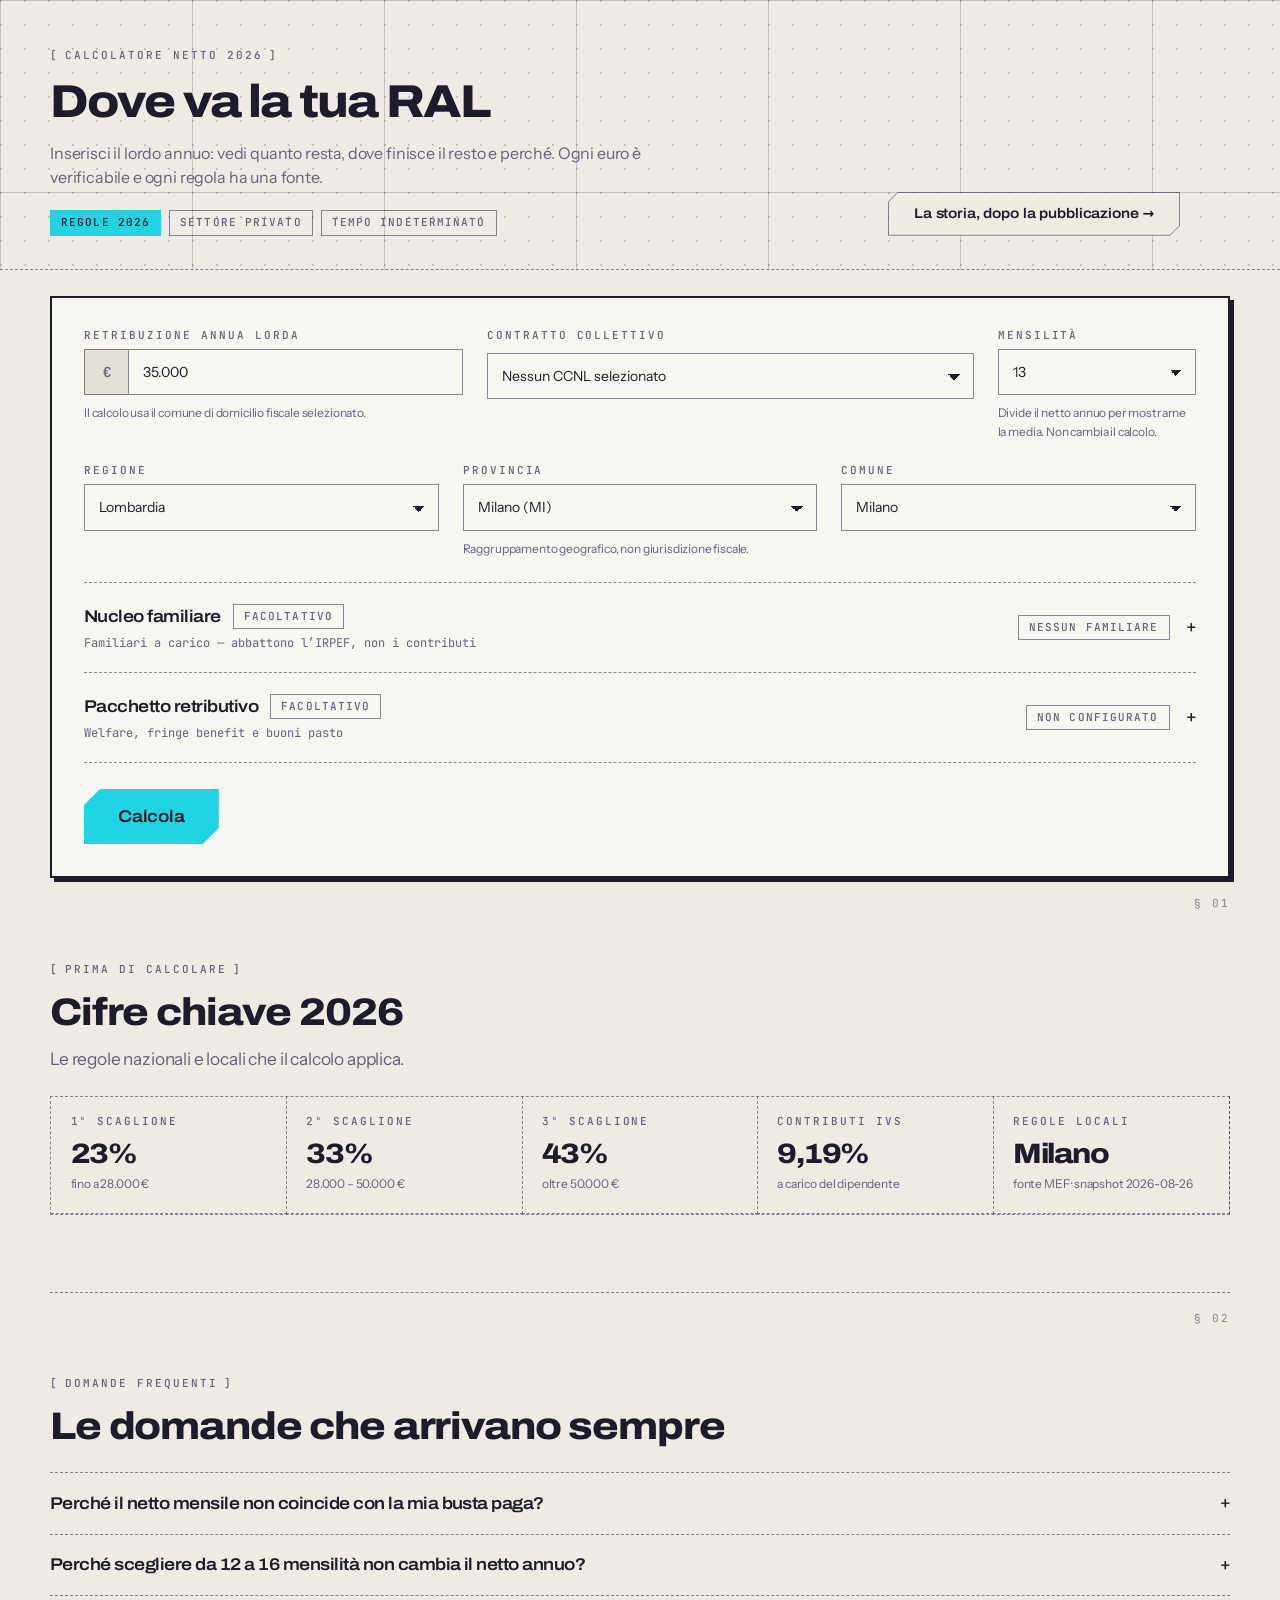
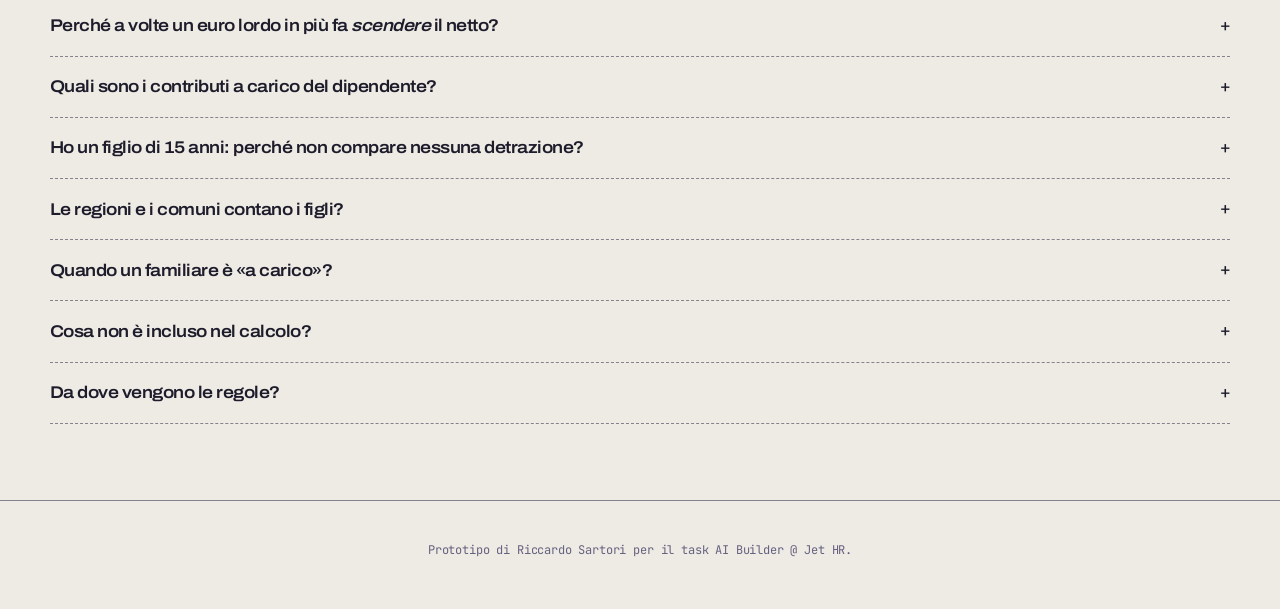
<file: prototipo/index.html>
<!doctype html>
<html lang="it">
<head>
<meta charset="utf-8">
<meta name="viewport" content="width=device-width, initial-scale=1">
<link rel="icon" href="data:image/svg+xml,%3Csvg%20xmlns%3D%27http%3A%2F%2Fwww.w3.org%2F2000%2Fsvg%27%20viewBox%3D%270%200%2032%2032%27%3E%3Cpath%20d%3D%27M6%200H32V26L26%2032H0V6Z%27%20fill%3D%27%231E1C2B%27%2F%3E%3Ctext%20x%3D%2716%27%20y%3D%2723%27%20font-family%3D%27system-ui%2Csans-serif%27%20font-size%3D%2719%27%20font-weight%3D%27700%27%20fill%3D%27%2321D4E3%27%20text-anchor%3D%27middle%27%3E%E2%82%AC%3C%2Ftext%3E%3C%2Fsvg%3E">
<meta name="description" content="Calcolo stipendio netto 2026 dalla RAL: stima il netto mensile e scopri contributi, IRPEF e addizionali, con formule e fonti consultabili.">
<title>Calcolo stipendio netto 2026 dalla RAL | Dove va la tua RAL</title>
<link rel="canonical" href="https://www.dovevalatuaral.com/">
<meta property="og:url" content="https://www.dovevalatuaral.com/">
<link rel="stylesheet" href="draftsman.css">
<style>
/* ==========================================================================
   La pagina — sopra i token Draftsman. Nessun colore fuori dal sistema.
   ========================================================================== */
body{padding-bottom:0}
.pg{width:min(100% - (var(--gutter) * 2),1180px);margin-inline:auto}
.pg--narrow{max-width:940px}
.chainwrap{overflow-x:auto}

/* --- intestazione: carta a griglia, titolo in Archivo --------------------
   Sta stretta apposta. È uno strumento, non una landing: il campo RAL deve
   vedersi senza scorrere, quindi la fascia paga il minimo indispensabile e
   usa la metà destra invece di lasciarla vuota. */
.pagehero{position:relative;padding:clamp(26px,3.2vw,46px) 0 clamp(22px,2.6vw,34px);
  background-image:radial-gradient(circle at 1px 1px,var(--line) 1px,transparent 0),
    linear-gradient(to right,var(--line) 1px,transparent 1px),
    linear-gradient(to bottom,var(--line) 1px,transparent 1px);
  background-size:24px 24px,192px 192px,192px 192px;
  border-bottom:var(--bw) dashed var(--line-strong)}
.pagehero .inner{position:relative;display:grid;gap:var(--s-6);align-items:end}
@media(min-width:900px){.pagehero .inner{
  grid-template-columns:minmax(0,1.4fr) minmax(0,.6fr);gap:var(--s-10)}}
.pagehero h1{font-family:var(--font-display);font-weight:800;font-stretch:var(--wdth);
  font-size:clamp(2rem,3.6vw,3.15rem);line-height:var(--lh-snug);letter-spacing:var(--ls-display);
  margin:0 0 var(--s-3);max-width:18ch;text-wrap:balance}
.pagehero p{margin:0;max-width:56ch;font-size:var(--t-body);line-height:1.55;color:var(--fg-muted)}
/* le assunzioni dichiarate, sotto il sottotitolo */
.pagehero .meta{display:flex;gap:var(--s-2);flex-wrap:wrap;margin-top:var(--s-5)}
/* la colonna di destra porta il solo approfondimento, allineato in basso */
.pagehero .aside{display:flex}
.limit-note{margin-top:var(--s-5)}

/* --- modulo ------------------------------------------------------------- */
.calcbox{margin-top:clamp(18px,2vw,26px);border:var(--bw-thick) solid var(--line-solid);
  background:var(--bg-raised);padding:clamp(20px,3vw,32px);box-shadow:var(--lift-md) var(--line-solid)}
.calcbox.is-dirty{box-shadow:var(--lift-md) var(--c-amber)}
.form-grid{display:grid;grid-template-columns:1.15fr 1fr;gap:var(--s-6);align-items:start}
.form-grid--compenso{grid-template-columns:minmax(0,1.05fr) minmax(0,1.35fr) minmax(150px,.55fr)}
.geo-grid{grid-template-columns:repeat(3,minmax(0,1fr));margin-top:var(--s-6)}
.calcrow{display:flex;align-items:center;gap:var(--s-4);flex-wrap:wrap;margin-top:var(--s-2)}
.dirty{display:none;align-items:center;gap:8px;font:400 var(--t-xs)/1.4 var(--font-mono);
  color:var(--warn-text)}
.is-dirty .dirty{display:flex}
.field--error .input{border-color:var(--err-text);box-shadow:var(--lift-sm) var(--c-signal-red)}
.ccnl-field{display:grid;gap:var(--s-3)}
.ccnl-field .hint{margin:0}
.ccnl-meta{display:flex;gap:var(--s-2);align-items:baseline;flex-wrap:wrap}
.ccnl-reset{border:0;background:none;padding:0;cursor:pointer;color:inherit;
  font:inherit;text-decoration:underline;text-underline-offset:3px}
.ccnl-reset:hover{text-decoration-thickness:2px}

/* € come prefisso: una casella affiancata, senza raggio */
.ingroup{display:flex}
.ingroup .affix{display:grid;place-items:center;width:44px;flex:none;
  border:var(--bw) solid var(--line-strong);border-right:0;background:var(--bg-sunken);
  font:500 var(--t-sm)/1 var(--font-mono);color:var(--fg-muted)}
.ingroup .input{flex:1}

/* --- nucleo familiare: una riga per persona, l'età in colonna ----------- */
.nucleo{margin-top:var(--s-6);padding-top:var(--s-5);border-top:var(--bw) dashed var(--line-strong)}
.nucleo-head{display:flex;align-items:baseline;justify-content:space-between;gap:var(--s-4);
  flex-wrap:wrap;margin-bottom:var(--s-4)}
.nucleo-tab td{vertical-align:middle}
.nucleo-in{padding-block:8px;font-size:var(--t-sm)}
.nucleo-eta{width:86px}
.nucleo-red{width:118px}
.nucleo-dis{width:78px;text-align:center}
.nucleo-imp{white-space:nowrap;font-weight:600}
.nucleo-perche{font-size:var(--t-xs);color:var(--fg-muted);max-width:36ch}
/* Welfare e fringe sono la stessa cosa — un importo annuo — e stanno
   affiancati. I buoni pasto no: sono un calcolo (tipo × valore × numero), e
   in un terzo di colonna finivano schiacciati accanto a due campi con un solo
   input. Prendono una riga propria. `align-items:start` è quello che tiene i
   campi alla loro altezza naturale: .field è un grid, e stirato all'altezza
   della colonna più alta gonfiava l'input € a 77px contro i 46 di tutti gli
   altri campi del modulo. */
.benefit-grid{display:grid;grid-template-columns:repeat(2,minmax(0,1fr));gap:var(--s-5);
  align-items:start}
.buoni{margin-top:var(--s-6);padding-top:var(--s-5);
  border-top:var(--bw) dashed var(--line)}
.buoni-grid{display:grid;grid-template-columns:repeat(3,minmax(0,1fr));gap:var(--s-4);
  align-items:start;margin-top:var(--s-3)}
.buoni .hint{margin-top:var(--s-3)}
.nucleo-x{border:0;background:none;cursor:pointer;font:400 var(--t-sm)/1 var(--font-mono);
  color:var(--fg-muted);padding:8px 10px}
.nucleo-x:hover{background:var(--c-signal-red);color:var(--c-graphite)}
.nucleo-azioni{margin-top:var(--s-3)}
.nucleo-vuoto{margin:0;font-size:var(--t-sm);color:var(--fg-muted);max-width:70ch}
.nucleo-nota{margin-top:var(--s-3)}
/* Su schermo stretto la tabella si impila: sei colonne che scorrono
   in orizzontale nasconderebbero proprio la colonna «perché», che è
   la ragione per cui questa tabella esiste. */
@media(max-width:760px){
  .nucleo-tab,.nucleo-tab tbody,.nucleo-tab tr,.nucleo-tab td{display:block;width:auto;min-width:0}
  .nucleo .table-wrap{overflow:visible;border:0;background:none}
  .nucleo-tab thead{position:absolute;width:1px;height:1px;overflow:hidden;clip:rect(0 0 0 0)}
  .nucleo-tab tr{position:relative;background:var(--bg-raised);
    border:var(--bw) solid var(--line-strong);padding:var(--s-2) 46px var(--s-2) var(--s-4);
    margin-bottom:var(--s-3)}
  .nucleo-tab td{border:0;padding:7px 0;display:flex;align-items:center;
    justify-content:space-between;gap:var(--s-4);text-align:right}
  .nucleo-tab td::before{content:attr(data-etichetta);flex:none;text-align:left;
    font:500 var(--t-label)/1.4 var(--font-mono);letter-spacing:var(--ls-label);
    text-transform:uppercase;color:var(--fg-muted)}
  .nucleo-tab td:last-child{position:absolute;top:6px;right:6px;padding:0;display:block}
  .nucleo-tab td:last-child::before{content:none}
  .nucleo-perche{max-width:none}
  .nucleo-eta,.nucleo-red{width:130px}
  .nucleo-dis{width:auto;text-align:left}
  .benefit-grid{grid-template-columns:1fr}
  /* Il tipo prende tutta la riga, valore e numero si dividono quella sotto:
     sono due numeri corti, impilarli sprecherebbe due schermate. */
  .buoni-grid{grid-template-columns:1fr 1fr}
  .buoni-grid>:first-child{grid-column:1/-1}
  .nucleo-tab .select{width:auto;min-width:190px}
}

/* --- le due sezioni facoltative, progressive ------------------------------
   Nucleo e pacchetto sono l'eccezione, non la regola: da chiusi valgono una
   riga con il proprio riepilogo, da aperti restano esattamente il modulo di
   prima. La grammatica e' quella dell'accordion Draftsman, con una testata a
   griglia perche' il riepilogo deve poter scendere sotto il titolo su mobile
   invece di stringere il titolo stesso. */
.opt{margin-top:var(--s-6)}
.opt .acc-trigger{display:grid;grid-template-columns:minmax(0,1fr) auto auto;
  gap:var(--s-3) var(--s-4);align-items:center;padding:var(--s-5) 0}
.opt-h{margin:0;font:inherit}
.opt-titolo{display:grid;gap:5px;min-width:0}
.opt-nome{display:flex;align-items:center;gap:var(--s-3);flex-wrap:wrap}
.opt .tag{font-stretch:normal}
.opt-sub{font:400 var(--t-xs)/1.4 var(--font-mono);font-stretch:normal;letter-spacing:0;
  color:var(--fg-muted);text-transform:none}
.opt-riep{display:flex;align-items:center;gap:var(--s-2);flex-wrap:wrap;justify-content:flex-end}
/* Il pannello ospita un modulo intero, non una nota: annulla la misura
   stretta e il grigio che l'accordion del sistema usa per il testo. */
.opt-panel{padding:0 0 var(--s-6);max-width:none;color:inherit;font-size:inherit}
.opt-panel .nucleo{margin-top:0;padding-top:0;border-top:0}
@media(max-width:640px){
  /* Il riepilogo scende sotto il titolo, ma il segno resta accanto al titolo:
     e' il comando, e in fondo alla colonna non si capirebbe cosa apre. */
  .opt .acc-trigger{grid-template-columns:minmax(0,1fr) auto}
  .opt-titolo{grid-area:1/1}
  .opt .sign{grid-area:1/2;align-self:center}
  .opt-riep{grid-area:2/1/auto/-1;justify-content:flex-start}
}

/* --- sezioni impilate ---------------------------------------------------- */
.sec{position:relative;scroll-margin-top:96px;padding:clamp(44px,6vw,84px) 0;
  border-bottom:var(--bw) dashed var(--line-strong)}
.sec--ink{border-bottom-color:transparent}
.sec .pg{position:relative}
.sec-head{display:flex;align-items:center;justify-content:space-between;gap:var(--s-5);
  flex-wrap:wrap;margin-bottom:var(--s-2)}
.sec h2{margin:0}
.sec .lead{margin:var(--s-3) 0 0;max-width:74ch}
.sec-body{margin-top:var(--s-6)}
.sec .no{position:absolute;top:var(--s-5);right:0;font:400 var(--t-label)/1 var(--font-mono);
  letter-spacing:var(--ls-label);color:var(--line-strong)}

/* --- navigazione ad ancore ------------------------------------------------ */
.anchors{display:flex;gap:0;flex-wrap:wrap}
.anchors a{text-decoration:none;padding:8px 14px;white-space:nowrap;
  font:400 var(--t-label)/1.6 var(--font-mono);letter-spacing:.12em;text-transform:uppercase;
  color:var(--fg-muted);border:var(--bw) solid transparent;
  transition:background var(--dur-1) var(--ease-mech),color var(--dur-1) var(--ease-mech)}
.anchors a:hover{background:var(--c-citron);color:var(--c-graphite)}
.anchors a[aria-current="true"]{background:var(--c-graphite);color:var(--c-fog)}
.anchorbar{position:sticky;top:0;z-index:40;
  background:color-mix(in srgb,var(--c-bone) 90%,transparent);backdrop-filter:blur(10px);
  border-block:var(--bw) solid var(--line-strong)}
.anchorbar .inner{display:flex;align-items:center;justify-content:space-between;gap:var(--s-5);
  padding:9px 0}
.anchorbar .mini{display:flex;align-items:baseline;gap:10px;white-space:nowrap;
  font:400 var(--t-label)/1 var(--font-mono);letter-spacing:var(--ls-label);
  text-transform:uppercase;color:var(--fg-muted)}
.anchorbar .mini b{font-family:var(--font-display);font-stretch:var(--wdth);font-size:1.2rem;
  font-weight:800;letter-spacing:var(--ls-heading);color:var(--fg);
  font-variant-numeric:tabular-nums}

/* --- la risposta ---------------------------------------------------------- */
.answer{display:grid;gap:var(--s-8);align-items:end;grid-template-columns:minmax(0,1fr)}
@media(min-width:860px){.answer{grid-template-columns:minmax(0,.9fr) minmax(0,1.1fr)}}
.answer .big{font-family:var(--font-display);font-weight:800;font-stretch:var(--wdth);
  font-size:clamp(3rem,8vw,6rem);line-height:.92;letter-spacing:var(--ls-display);
  font-variant-numeric:tabular-nums;margin:var(--s-3) 0 0}
.kpigrid{display:grid;gap:0;border:var(--bw) solid var(--line-strong);
  background:var(--bg-raised);grid-template-columns:repeat(auto-fit,minmax(168px,1fr))}
.kpigrid>div{padding:var(--s-5);
  border-right:var(--bw) dashed var(--line-strong);
  border-bottom:var(--bw) dashed var(--line-strong);margin:-0.5px;
  display:flex;flex-direction:column;justify-content:space-between;gap:var(--s-3)}
.kpigrid .tile__value{font-size:clamp(1.35rem,2.2vw,1.85rem)}
.kpigrid .tile__label{margin-top:0;min-height:2.6em}
.kpi-lead .tile__value{font-size:clamp(1.9rem,3.4vw,2.75rem)}
.stackbar{display:flex;width:100%;height:44px;border:var(--bw) solid var(--line-solid)}
.stackbar div{display:flex;align-items:center;justify-content:center;overflow:hidden;
  white-space:nowrap;font:500 var(--t-label)/1 var(--font-mono);letter-spacing:.08em;
  text-transform:uppercase;border-right:var(--bw) solid var(--line-solid)}
.stackbar div:last-child{border-right:0}
.legend{display:flex;flex-wrap:wrap;gap:var(--s-5);
  font:400 var(--t-xs)/1.4 var(--font-mono);color:var(--fg-muted)}
.legend i{width:10px;height:10px;display:inline-block;margin-right:8px;vertical-align:-1px;
  border:var(--bw) solid var(--line-solid)}

/* --- flusso: il Pattern B del design system, il trittico d'inchiostro -----
   Una sola sezione invertita per pagina. La carta puntinata resta accesa, il
   titolo prende un accento, il corpo resta fog. */
.sec--ink{background-color:var(--c-graphite-2)}
.sec--ink h2{color:var(--c-blush)}
.sec--ink .lead{max-width:60ch}
.flow-voce .tag{margin-bottom:var(--s-3)}

/* --- flusso (la sezione inchiostro, unica della pagina) ------------------- */
.flowsvg{width:100%;height:auto;display:block;overflow:visible;font-family:var(--font-mono)}
.flowsvg text{fill:var(--fg-muted);font-size:inherit}
.flowsvg text.n{font-weight:500;fill:var(--fg);font-variant-numeric:tabular-nums}
.flowsvg .band{cursor:pointer}
.flowsvg .band:hover,.flowsvg .band:focus{filter:brightness(1.12)}

/* --- cifre chiave --------------------------------------------------------- */
.scagl{display:grid;gap:0;border:var(--bw) dashed var(--line-strong);
  grid-template-columns:repeat(auto-fit,minmax(160px,1fr))}
.scagl>div{padding:var(--s-5);border-right:var(--bw) dashed var(--line-strong);
  border-bottom:var(--bw) dashed var(--line-strong);margin:-0.5px}
.scagl .q{font:500 var(--t-label)/1 var(--font-mono);letter-spacing:var(--ls-label);
  text-transform:uppercase;color:var(--fg-muted)}
.scagl .a{font-family:var(--font-display);font-weight:800;font-stretch:var(--wdth);
  font-size:1.75rem;letter-spacing:var(--ls-display);line-height:1.1;margin:var(--s-3) 0 4px}
.scagl .n{font-size:var(--t-xs);color:var(--fg-muted)}

/* --- fonti: schede che condividono le hairline ---------------------------- */
.voci{display:grid;gap:0;border:var(--bw) dashed var(--line-strong);
  grid-template-columns:repeat(auto-fit,minmax(280px,1fr))}
.voci>.voce{padding:var(--s-4) var(--s-5);border-right:var(--bw) dashed var(--line-strong);
  border-bottom:var(--bw) dashed var(--line-strong);margin:-0.5px}

/* --- dettaglio: la catena a sinistra, la voce scelta a destra ------------- */
.detsplit{display:grid;grid-template-columns:minmax(0,1fr) 340px;gap:var(--s-6);align-items:start}
.chain{width:100%;min-width:330px;border-collapse:collapse;font-variant-numeric:tabular-nums;
  font-size:var(--t-sm)}
.chain td{padding:11px 10px;border-bottom:var(--bw) dashed var(--line)}
.chain tr:last-child td{border-bottom:0}
.chain .op{width:24px;text-align:center;font-family:var(--font-mono);font-size:var(--t-xs);
  font-weight:700;color:var(--fg-muted)}
.chain .amt{text-align:right;white-space:nowrap;font-family:var(--font-mono);font-weight:500}
.chain button.lbl{background:none;border:0;padding:0;font:inherit;text-align:left;cursor:pointer;
  display:inline-flex;align-items:center;gap:8px}
.chain tr.cl{cursor:pointer}
.chain tr.cl:hover td{background:var(--c-citron)}
.chain tr.on td{background:var(--c-flux)}
.chain tr.on button.lbl{font-weight:700}
.chain tr.grp td{padding-top:26px;border-bottom:0}
.chain tr.grp .g{font:500 var(--t-label)/1 var(--font-mono);letter-spacing:var(--ls-label);
  text-transform:uppercase;color:var(--fg-muted)}
.chain tr.sub td{background:var(--bg-sunken);font-weight:600}
.chain tr.tot td{border-top:var(--bw-thick) solid var(--line-solid);border-bottom:0;
  padding-top:var(--s-4);font-weight:700}
.chain tr.tot td:not(.op):not(.amt){font-family:var(--font-display);font-stretch:var(--wdth);
  font-size:1.0625rem}
.chain tr.tot .amt{font-family:var(--font-display);font-stretch:var(--wdth);font-size:1.5rem;
  font-weight:800;letter-spacing:var(--ls-display)}
.chainhint{display:flex;align-items:center;gap:8px;margin:0 0 var(--s-4);
  font-size:var(--t-xs);color:var(--fg-muted)}
/* il segno «i»: un quadrato, non un cerchio — qui non si arrotonda niente */
.idot{display:inline-grid;place-items:center;width:16px;height:16px;flex:none;
  border:var(--bw) solid var(--line-strong);background:var(--bg);
  font:500 10px/1 var(--font-mono);color:var(--fg-muted)}
.chain tr.cl:hover .idot,.chain tr.on .idot{background:var(--c-graphite);color:var(--c-fog);
  border-color:var(--c-graphite)}
.pane{position:sticky;top:88px;border:var(--bw) solid var(--line-strong);
  background:var(--bg-raised);padding:var(--s-5)}
.pane h4{margin:0 0 var(--s-1)}
.pane code{display:block;background:var(--c-graphite);color:var(--c-fog);
  padding:11px 13px;font:400 var(--t-xs)/1.6 var(--font-mono);margin:var(--s-3) 0;
  white-space:pre-wrap}
.pane .empty{color:var(--fg-muted);font-size:var(--t-sm)}
@media(max-width:860px){.detsplit{grid-template-columns:1fr}.pane{position:static}}

/* --- uovo di pasqua: stessa grammatica, angoli tagliati ------------------- */
.egg-modal{--ch:var(--ch-xl);border:var(--bw-thick) solid var(--c-graphite);padding:0;
  max-width:760px;width:calc(100% - 32px);min-height:390px;overflow:hidden;
  background:var(--c-bone);color:var(--c-graphite);
  clip-path:polygon(var(--ch) 0,100% 0,100% calc(100% - var(--ch)),calc(100% - var(--ch)) 100%,0 100%,0 var(--ch))}
.egg-modal::backdrop{background:#1e1c2bcc}
.egg-modal::before{content:"€";position:absolute;right:-30px;bottom:-118px;
  font:800 420px/1 var(--font-display);font-stretch:var(--wdth);color:var(--c-flux);
  transform:rotate(-12deg);z-index:0}
.egg-modal::after{content:"";position:absolute;inset:0;z-index:0;pointer-events:none;
  background-image:radial-gradient(circle at 1px 1px,var(--line) 1px,transparent 0);
  background-size:24px 24px}
.egg-modal p{position:relative;z-index:1;max-width:15ch;margin:0;padding:74px 58px 150px;
  font-family:var(--font-display);font-weight:800;font-stretch:var(--wdth);
  font-size:clamp(36px,6vw,62px);line-height:1.02;letter-spacing:var(--ls-display);text-wrap:balance}
@media(max-width:600px){.egg-modal{min-height:420px}.egg-modal p{padding:54px 28px 170px;
  font-size:42px}.egg-modal::before{font-size:330px;right:-50px;bottom:-95px}}

.calc-footer{padding:var(--s-10) var(--s-4) var(--s-12);text-align:center;
  border-top:var(--bw) solid var(--line-strong);
  font:400 var(--t-xs)/1.6 var(--font-mono);color:var(--fg-muted)}

/* --- rifiniture ------------------------------------------------------------ */
.xs{font-size:var(--t-xs)}
.recon{display:flex;align-items:center;gap:var(--s-3);flex-wrap:wrap;
  font-variant-numeric:tabular-nums}
.sec a,.pane a,.voce a{text-decoration:underline;text-decoration-color:var(--line-strong);
  text-decoration-thickness:1px;text-underline-offset:3px}
.sec a:hover,.pane a:hover,.voce a:hover{text-decoration-color:var(--c-flux);
  text-decoration-thickness:2px}
@media(max-width:900px){.form-grid,.form-grid--compenso,.geo-grid{grid-template-columns:1fr}}
@media(max-width:600px){
  .anchorbar .mini{display:none}
  .anchors{flex-wrap:nowrap;overflow-x:auto}
}
</style>
</head>
<body>
<div id="app"></div>
<script src="dati-addizionali-2026.js"></script>
<script src="geografia.js"></script>
<script src="motore.js"></script>
<script src="ccnl.js"></script>
<script src="fonti.js"></script>
<script src="righe.js"></script>
<script src="sezioni.js"></script>
<script>



/* ============================================================
   DATI — una sola sorgente contenutistica, riusata ovunque
   ============================================================ */
const LIMITI=[
  ['Il 9,19% è una scelta di modello','Non è l\'aliquota di ogni impiegato privato: inquadramento INPS, settore, dimensione del datore e fondi speciali possono cambiarla. Qui si assume FPLD ordinario, senza contribuzioni settoriali.'],
  ['«RAL» non è una base legale autonoma','È una convenzione retributiva. Senza benefit imponibili il calcolo assume RAL = imponibile previdenziale prima dei contributi. Le quote imponibili di fringe e buoni pasto dichiarate vengono aggiunte esplicitamente alla base; restano fuori componenti variabili e rimborsi.'],
  ['Competenza, non cassa','È il carico maturato sulla RAL 2026, non il denaro trattenuto nei cedolini del 2026: le addizionali si pagano a rate dopo il conguaglio. Per questo la cifra mensile è una media, non l\'importo di una busta paga.'],
  ['Sopra 122.295 € si assume la prima iscrizione dal 1996','Il massimale contributivo vale solo per chi è privo di anzianità al 31/12/1995. È l\'unico punto in cui la sola RAL non basta più.'],
  ['Le detrazioni di famiglia valgono per l\'anno intero','L\'art. 12 c. 3 le rapporta a mese: qui si assume che le condizioni valgano per tutti i dodici, e che la detrazione spetti per intero al dichiarante — la lett. c) la ripartisce al 50% fra i genitori, salvo accordo diverso. La quota degli ascendenti è assunta intera e non ripartita con altri aventi diritto, e il reddito complessivo del dichiarante è approssimato con l\'imponibile IRPEF. Resta fuori il caso dei familiari residenti all\'estero di contribuente extra-UE (art. 12 c. 2-bis).'],
  ['Le regole locali per la famiglia valgono sul solo reddito del dichiarante','Otto giurisdizioni regionali e sei comuni cambiano l\'addizionale in base ai figli a carico. Marche e Veneto chiedono che la somma dei redditi dei genitori non superi 50.000 €, i comuni veronesi ragionano sul reddito imponibile della famiglia: qui si guarda solo il tuo. Restano fuori le esenzioni comunali legate all\'ISEE (Grottammare, San Benedetto del Tronto e una delle due di Bosco Chiesanuova) e l\'aliquota veneta ridotta per il contribuente disabile in prima persona, che non è un dato del nucleo.'],
];
const FAQ=[
  ['Perché il netto mensile non coincide con la mia busta paga?','Il calcolo è annuale e di competenza. Le addizionali vengono trattenute a rate nell\'anno successivo al conguaglio, la tredicesima non beneficia delle stesse detrazioni mensili e il conguaglio di fine anno riequilibra tutto. Per questo il numero è etichettato <b>media</b>, mai «importo del cedolino».'],
  ['Perché scegliere da 12 a 16 mensilità non cambia il netto annuo?','Perché non è un dato di calcolo: è solo il divisore con cui si presenta lo stesso netto annuo. Le trattenute non cambiano. Puoi verificarlo qui sopra — cambiando il selettore il netto annuo resta identico e si muove solo la media. Se cambiasse, sarebbe un errore.'],
  ['Perché a volte un euro lordo in più fa <em>scendere</em> il netto?',stato=>{
    const geo=GEOGRAFIA_ITALIA.risolvi(stato.comune);
    const numero=raw=>Number(parseRal(raw)||0);
    /* Questa risposta illustra una soglia mentre l'utente sta ancora
       digitando: un numero di buoni a meta' («2,5») non deve far esplodere
       il motore e con lui tutto il rerender. Il valore non valido lo segnala
       commit(), qui vale zero. */
    const conta=raw=>{const n=Number(raw||0);return Number.isInteger(n)&&n>=0?n:0;};
    const benefit={fringe:numero(stato.fringeRaw),buoniPasto:{tipo:stato.buoniTipo,
      valoreUnitario:numero(stato.buoniValoreRaw),numero:conta(stato.buoniNumeroRaw)}};
    const comunali=nucleo=>soglie({comune:stato.comune,nucleo,...benefit}).filter(s=>s.ambito==='comunale');
    const locali=comunali(stato.nucleo);
    if(!locali.length){
      /* Un salto che c'è per un contribuente solo può non esserci
         per una famiglia: se le detrazioni azzerano l'IRPEF netta
         da entrambi i lati della soglia, non c'è addizionale da
         perdere. Dirlo è diverso dal dire che il comune non ha
         esenzione, e la pagina non deve confondere le due cose. */
      const senzaNucleo=comunali([]);
      if(stato.nucleo.length&&senzaNucleo.length)
        return `Alcune misure locali sono esenzioni con soglia secca, non franchigie. Per ${esc(geo.comune.nome)} il salto esiste — alla RAL di ${eur(senzaNucleo[0].ral)} vale ${eur(Math.abs(senzaNucleo[0].delta))} — ma <b>non per te</b>: con i familiari a carico che hai dichiarato le detrazioni azzerano l’IRPEF netta da entrambi i lati della soglia, e senza IRPEF netta non c’è addizionale da perdere.`;
      return `Alcune misure sono esenzioni con soglia secca, non franchigie. Per ${esc(geo.comune.nome)} lo snapshot non contiene una discontinuità comunale generale; restano le soglie nazionali e le eventuali soglie regionali.`;
    }
    const s=locali[0];
    return `Perché alcune misure locali sono esenzioni con soglia secca, non franchigie: superata la soglia si perdono per intero. Per ${esc(geo.comune.nome)}, alla RAL di ${eur(s.ral)}, il salto dell’addizionale comunale vale ${eur(Math.abs(s.delta))} sul netto annuo.`;
  }],
  ['Quali sono i contributi a carico del dipendente?','Il contributo IVS del 9,19% sull\'imponibile previdenziale, più un contributo aggiuntivo dell\'1% sulla quota che supera la prima fascia pensionabile (56.224 € nel 2026). Sopra il massimale di 122.295 € entrambi si fermano: è il motivo per cui l\'aliquota contributiva effettiva scende oltre quella soglia.'],
  ['Ho un figlio di 15 anni: perché non compare nessuna detrazione?','Perché dal 2022, sotto i <b>21 anni</b>, la detrazione per figli a carico non esiste più: è assorbita dall\'<b>Assegno Unico e Universale</b>, che si chiede all\'INPS e non passa dalla busta paga. La detrazione dell\'art. 12 TUIR riprende dai 21 anni compiuti e si ferma ai 30. Non è un buco del calcolatore: è dove la norma ha spostato il sostegno.'],
  ['Le regioni e i comuni contano i figli?','Sì, e non tutti allo stesso modo. <b>Trento, Bolzano, Sardegna, Campania, Piemonte e Puglia</b> aggiungono una detrazione dall\'addizionale regionale per ogni figlio a carico, con importi, tetti di reddito e numeri minimi di figli diversi fra loro. <b>Marche e Veneto</b> non detraggono: applicano un\'<b>aliquota più bassa</b> se in famiglia c\'è una persona con disabilità accertata. Sei comuni del Veronese — <b>Bardolino, Bosco Chiesanuova, Bovolone, Negrar di Valpolicella, Roverè Veronese e Zevio</b> — non applicano l\'addizionale comunale alle famiglie numerose, con una soglia di esenzione che sale di 10.000 € per ogni figlio oltre il minimo. Tutte queste regole entrano nel calcolo solo se dichiari i familiari qui sopra.'],
  ['Quando un familiare è «a carico»?','Quando il suo reddito complessivo non supera <b>2.840,51 €</b> l\'anno, elevati a <b>4.000 €</b> per i figli fino a 24 anni. Sopra quella soglia il familiare non è a carico e la detrazione non spetta, anche se convive. Gli «altri familiari» dell\'art. 12 sono oggi i soli <b>ascendenti conviventi</b>: genitori e nonni che vivono con te.'],
  ['Cosa non è incluso nel calcolo?','TFR, costo azienda e contributi del datore, INAIL, CCNL e fondi di solidarietà, fondi sanitari e previdenza complementare, altri redditi, oneri deducibili e detraibili, premi e agevolazioni personali. Welfare esente dichiarato, fringe benefit e buoni pasto si inseriscono nel modulo; il calcolatore non certifica i requisiti del piano welfare.'],
  ['Da dove vengono le regole?','Solo da fonti primarie: Istat per i comuni attivi, MEF per le addizionali locali, leggi di bilancio, TUIR e circolari INPS. Ogni voce del dettaglio rimanda al riferimento ufficiale applicato.'],
];
const SEZIONI=[['risultato','Risultato'],['flusso','Il flusso'],['dettaglio','Il dettaglio'],['metodo','Metodo e fonti'],['faq','Domande frequenti']];

/* ============================================================
   PEZZI CONDIVISI
   ============================================================ */
const esc=s=>String(s).replace(/&/g,'&amp;').replace(/</g,'&lt;').replace(/>/g,'&gt;');
// I quattro accenti pastello del sistema: il flux per cio' che resta, il rosa per
// cio' che se ne va, il pervinca per i contributi (che non sono una tassa),
// il citron solo per l'eccezione. Piatti, mai in gradiente.
const C={contrib:'var(--c-peri)',tax:'var(--c-blush)',
  netto:'var(--c-flux)',integr:'var(--c-citron)'};
// Sono tutti fondi chiari: l'inchiostro grafite ci sta sopra fra 5,6:1 e 13,3:1,
// misurato. Nessun testo bianco su pastello, che scenderebbe sotto il minimo.
const CINK={contrib:'var(--c-graphite)',tax:'var(--c-graphite)',
  netto:'var(--c-graphite)',integr:'var(--c-graphite)'};

function hero(st){
  return `<div class="pagehero"><div class="pg"><div class="inner">
    <div>
      <div class="eyebrow">Calcolatore netto 2026</div>
      <h1>Dove va la tua RAL</h1>
      <p>Inserisci il lordo annuo: vedi quanto resta, dove finisce il resto e perché.
         Ogni euro è verificabile e ogni regola ha una fonte.</p>
      <div class="meta">
        <span class="tag tag--flux">Regole 2026</span>
        <span class="tag">Settore privato</span>
        <span class="tag">Tempo indeterminato</span>
      </div>
    </div>
    <div class="aside">
      <a class="btn btn--ghost" href="la-storia.html">La storia, dopo la pubblicazione →</a>
    </div>
  </div></div></div>`;
}
/* ============================================================
   NUCLEO FAMILIARE — una riga per familiare. L'età è il dato che
   decide, quindi è una colonna, non un dettaglio nascosto; e la
   colonna «perché» dice sempre come va a finire, anche quando la
   detrazione è zero.
   ============================================================ */
const TIPO_LETTERA={coniuge:'c',figlio:'f',ascendente:'a'};
const LETTERA_TIPO={c:'coniuge',f:'figlio',a:'ascendente'};
const NOME_FAMILIARE={coniuge:'Coniuge',figlio:'Figlio',ascendente:'Ascendente convivente'};
const MAX_FAMILIARI=12;
/* `d` è la disabilità accertata: entra nell'URL come tutto il resto,
   perché un link deve poter ricostruire lo stesso identico calcolo. */
const serializzaNucleo=nucleo=>nucleo.map(f=>TIPO_LETTERA[f.tipo]+
  (f.eta===null||f.eta===undefined?'':f.eta)+(f.disabilita?'d':'')+
  (f.reddito>0?'r'+f.reddito:'')).join('.');
function deserializzaNucleo(testo){
  let coniugi=0;
  return String(testo||'').split('.').map(t=>{
    const m=/^([cfa])(\d{1,3})?(d)?(?:r(\d{1,7}))?$/.exec(t);
    if(!m)return null;
    const tipo=LETTERA_TIPO[m[1]];
    if(tipo==='coniuge'&&++coniugi>1)return null;   // l'art. 12 ne conosce uno solo
    return{tipo,eta:m[2]===undefined?null:Number(m[2]),
      disabilita:m[3]!==undefined,reddito:m[4]?Number(m[4]):0};
  }).filter(Boolean).slice(0,MAX_FAMILIARI);
}

const NUCLEO_LIMITI=`<b>Quando un familiare è «a carico».</b>
  Se il suo reddito supera <b>2.840,51 €</b> non è a carico e la detrazione non spetta;
  per i figli fino a 24 anni il limite è <b>4.000 €</b>.
  <b>Sotto i 21 anni</b> la detrazione per figli non esiste: dal 2022 è assorbita
  dall’<b>Assegno Unico</b>, che si chiede all’INPS e non passa dalla busta paga.
  Riprende dai 21 anni compiuti e si ferma ai 30 — oltre i 30 spetta solo al figlio con
  <b>disabilità accertata</b> ai sensi dell’art. 3 della L. 104/1992, con lo stesso importo:
  la disabilità toglie il tetto d’età, non aumenta la detrazione. Gli <b>altri familiari</b> dell’art. 12
  sono oggi i soli <b>ascendenti conviventi</b> — genitori e nonni che vivono con te.
  Come le altre, queste detrazioni <b>abbattono l’IRPEF e non vengono rimborsate</b>:
  se l’imposta finisce, la parte eccedente si perde.`;
const NUCLEO_PERIMETRO=`<b>Fuori perimetro, dichiarato.</b> Non è calcolato il caso dei
  <b>familiari residenti all’estero di contribuente extra-UE</b> (art. 12 c. 2-bis):
  servono documenti che la sola RAL non porta. Il <b>reddito complessivo</b> del
  dichiarante è approssimato con l’imponibile IRPEF, le detrazioni sono calcolate per
  l’<b>anno intero</b> (l’art. 12 c. 3 le rapporta a mese) e assunte <b>intere</b> per il
  dichiarante: la lett. c) le ripartisce al <b>50% fra i genitori</b> salvo accordo diverso,
  e la quota degli ascendenti non è divisa con altri aventi diritto.
  Le <b>regole locali</b> che guardano i figli guardano qui il solo reddito del dichiarante,
  non quello della famiglia, e restano fuori le esenzioni comunali legate all’<b>ISEE</b>.`;

/* I numeri del nucleo si mostrano solo se il risultato a schermo è stato
   calcolato per QUESTO nucleo: altrimenti la tabella direbbe una cifra e la
   catena un'altra, e il riepilogo della sezione chiusa resterebbe indietro
   di una modifica. */
const combaciaNucleo=stato=>!!stato.res&&serializzaNucleo(stato.nucleo)===stato.nucleoCalcolato;
const detrazioneNucleo=stato=>combaciaNucleo(stato)
  ?stato.res.voci.filter(v=>/^detrfam\d+$/.test(v.id)).reduce((t,v)=>t+v.importo,0)
  :null;

function nucleoBlocco(stato){
  const combacia=combaciaNucleo(stato);
  const voci=combacia?stato.res.voci.filter(v=>/^detrfam\d+$/.test(v.id)):[];
  const righe=combacia?componiRighe(stato.res.voci).filter(r=>/^detrfam\d+$/.test(r.id)):[];
  const cella=(f,i)=>{
    const voce=voci[i],riga=righe[i];
    if(!voce)return['<span class="muted">—</span>','<span class="muted">premi Calcola</span>'];
    return[eur(voce.importo),
      esc(riga.nota)+(voce.capiente?'':' · <b>capienza esaurita</b>')];
  };
  const riga=(f,i)=>{
    const[importo,perche]=cella(f,i);
    return `<tr>
      <td data-etichetta="Familiare"><select class="select nucleo-in" data-nucleo-tipo="${i}"
          aria-label="Tipo di familiare, riga ${i+1}">
        ${Object.entries(NOME_FAMILIARE).map(([k,n])=>
          `<option value="${k}" ${f.tipo===k?'selected':''}>${esc(n)}</option>`).join('')}
      </select></td>
      <td data-etichetta="Età">${f.tipo==='figlio'
        ?`<input class="input nucleo-in nucleo-eta" id="nucleo-eta-${i}" data-nucleo-eta="${i}"
            type="text" inputmode="numeric" maxlength="3" autocomplete="off" placeholder="anni"
            aria-label="Età del figlio, riga ${i+1}" value="${f.eta===null?'':f.eta}">`
        :'<span class="muted">non rileva</span>'}</td>
      <td data-etichetta="Suo reddito"><input class="input nucleo-in nucleo-red" id="nucleo-reddito-${i}" data-nucleo-reddito="${i}"
          type="text" inputmode="numeric" maxlength="7" autocomplete="off" placeholder="0"
          aria-label="Reddito del familiare, riga ${i+1}" value="${f.reddito>0?f.reddito:''}"></td>
      <td class="nucleo-dis" data-etichetta="Disabilità"><input type="checkbox"
          id="nucleo-disabilita-${i}" data-nucleo-disabilita="${i}" ${f.disabilita?'checked':''}
          aria-label="Disabilità accertata (L. 104/1992) del familiare, riga ${i+1}"></td>
      <td class="num nucleo-imp" data-etichetta="Detrazione">${importo}</td>
      <td class="nucleo-perche" data-etichetta="Perché">${perche}</td>
      <td><button class="nucleo-x" data-nucleo-rimuovi="${i}"
        aria-label="Togli il familiare della riga ${i+1}">✕</button></td>
    </tr>`;
  };
  return `<div class="nucleo">
    ${stato.nucleo.length?`<div class="table-wrap"><table class="table nucleo-tab">
      <caption class="sr">Familiari a carico dichiarati</caption>
      <thead><tr><th>Familiare</th><th>Età</th><th>Suo reddito</th><th>Disabilità</th>
        <th class="num">Detrazione</th><th>Perché</th><th><span class="sr">Azioni</span></th></tr></thead>
      <tbody>${stato.nucleo.map(riga).join('')}</tbody></table></div>`
      :`<p class="nucleo-vuoto">Nessun familiare dichiarato: il risultato è quello di un
         contribuente senza carichi di famiglia. Per i figli conta l’<b>età</b>, non il numero.</p>`}
    <div class="nucleo-azioni">
      <button class="btn btn--ghost btn--sm" id="nucleo-aggiungi"
        ${stato.nucleo.length>=MAX_FAMILIARI?'disabled':''}>+ Aggiungi familiare</button>
    </div>
    <div class="callout callout--info nucleo-nota">
      <span class="callout__mark">Regola</span><div>${NUCLEO_LIMITI}</div></div>
    <div class="callout callout--warn nucleo-nota">
      <span class="callout__mark">Limite</span><div>${NUCLEO_PERIMETRO}</div></div>
  </div>`;
}

function benefitBlocco(stato){
  const denaro=(id,label,value,help)=>`<div class="field">
    <label class="label" for="${id}">${label}</label><div class="ingroup"><span class="affix">€</span>
    <input class="input" id="${id}" inputmode="decimal" autocomplete="off" value="${esc(value)}" placeholder="0"></div>
    <p class="hint">${help}</p></div>`;
  return `<div class="nucleo-box">
    <div class="benefit-grid">
      ${denaro('welfare','Welfare aziendale annuo',stato.welfareRaw,
        'Valore già qualificato come esente: non entra nel denaro in busta.')}
      ${denaro('fringe','Fringe benefit annui',stato.fringeRaw,
        'Oltre la soglia applicabile, l’intero valore diventa imponibile.')}
    </div>
    <!-- «Buoni pasto» nomina il gruppo, non un singolo campo: è un role=group
         con tre controlli etichettati, non una label che punta alla select. -->
    <div class="buoni" role="group" aria-labelledby="buoni-lab">
      <span class="label" id="buoni-lab">Buoni pasto</span>
      <div class="buoni-grid">
        <div class="field"><label class="xs mono" for="buoni-tipo">Tipo</label>
          <select class="select" id="buoni-tipo">
            <option value="elettronici" ${stato.buoniTipo==='elettronici'?'selected':''}>Elettronici</option>
            <option value="cartacei" ${stato.buoniTipo==='cartacei'?'selected':''}>Cartacei</option>
          </select></div>
        <div class="field"><label class="xs mono" for="buoni-valore">Valore unitario (€)</label>
          <input class="input" id="buoni-valore" inputmode="decimal" autocomplete="off"
            value="${esc(stato.buoniValoreRaw)}" placeholder="0"></div>
        <div class="field"><label class="xs mono" for="buoni-numero">Numero annuo</label>
          <input class="input" id="buoni-numero" inputmode="numeric" autocomplete="off"
            value="${esc(stato.buoniNumeroRaw)}" placeholder="0"></div>
      </div>
      <p class="hint">Esenti fino a 8 € elettronici o 4 € cartacei per buono.</p>
    </div>
    <div class="callout callout--warn nucleo-nota"><span class="callout__mark">Limite</span><div>
      Il welfare è inserito come valore <b>già qualificato come esente</b>: il calcolatore non verifica
      categoria, destinatari o requisiti del piano aziendale.</div></div>
  </div>`;
}

/* Una sezione facoltativa: un vero button che apre e chiude il proprio
   pannello, il riepilogo mostrato solo da chiusa — da aperta lo dice il
   contenuto — e dentro, intatto, il modulo di sempre. Aprire e chiudere non
   tocca un solo dato: lo stato vive in st.sezioni e non entra nell'URL. */
function sezioneOpzionale({chiave,titolo,sotto,riepilogo,configurata,aperta,corpo}){
  const tid=`opt-t-${chiave}`,pid=`opt-p-${chiave}`;
  const chip=(testo,i)=>`<span class="tag${i===0&&configurata?' tag--flux':''}">${esc(testo)}</span>`;
  return `<div class="acc-item opt-item">
    <h3 class="opt-h"><button type="button" class="acc-trigger" id="${tid}"
      data-opt="${chiave}" aria-expanded="${aperta}" aria-controls="${pid}">
      <span class="opt-titolo">
        <span class="opt-nome">${esc(titolo)} <span class="tag">Facoltativo</span></span>
        <span class="opt-sub">${esc(sotto)}</span>
      </span>
      ${aperta?'':`<span class="opt-riep">${riepilogo.map(chip).join('')}</span>`}
      <span class="sign" aria-hidden="true">+</span>
    </button></h3>
    <div class="acc-panel opt-panel" id="${pid}" role="region" aria-labelledby="${tid}"
      ${aperta?'':'hidden'}>${corpo}</div>
  </div>`;
}

function form(st){
  const err=st.errore?`<p class="error-text" role="alert">${esc(st.errore)}</p>`:'';
  /* «Ha dei dati dentro» e «deve partire aperta» sono la stessa domanda:
     una sola risposta, usata per accendere il riepilogo e per lo stato iniziale. */
  const configurate=sezioniAperte(st);
  const province=GEOGRAFIA_ITALIA.province(st.regione),comuni=GEOGRAFIA_ITALIA.comuni(st.provincia);
  const contratto=CCNL_CATALOGO.trovaCcnl(st.ccnl);
  const statoMensilita=CCNL_CATALOGO.statoMensilita(st.ccnl,st.mensilita);
  const opts=(xs,value,label)=>xs.map(x=>{const v=Object.hasOwn(x,'catastale')?x.catastale:x.id;
    return`<option value="${v}" ${v==value?'selected':''}>${esc(label(x))}</option>`;}).join('');
  return `<div class="calcbox">
    <div class="form-grid form-grid--compenso">
      <div class="field ${st.errore?'field--error':''}">
        <label class="label" for="ral">Retribuzione annua lorda</label>
        <div class="ingroup">
          <span class="affix">€</span>
          <input class="input" id="ral" inputmode="decimal" autocomplete="off"
            value="${esc(st.ralRaw)}" placeholder="35.000" aria-describedby="ralhelp">
        </div>
        ${err||`<p class="hint" id="ralhelp">Il calcolo usa il comune di domicilio fiscale selezionato.</p>`}
      </div>
      <div class="field ccnl-field">
        <label class="label" for="ccnl">Contratto collettivo</label>
        <select class="select" id="ccnl">
          <option value="">Nessun CCNL selezionato</option>
          ${CCNL_CATALOGO.CCNL.map(c=>`<option value="${c.id}" ${st.ccnl===c.id?'selected':''}>
            ${esc(c.nome)} — ${esc(c.parti)}${c.codiceCnel?` · CNEL ${c.codiceCnel}`:''}
          </option>`).join('')}
        </select>
        ${contratto?`<p class="hint ccnl-meta">
          <span>${statoMensilita.personalizzato
            ?`Valore personalizzato; normalmente ${contratto.mensilita}`
            :`Normalmente ${contratto.mensilita} mensilità`} · riferimento ${new Intl.DateTimeFormat('it-IT').format(new Date(`${contratto.dataRiferimento}T00:00:00`))} ·
            <a href="${contratto.fonte.url}" target="_blank" rel="noopener noreferrer">Fonte</a></span>
          ${statoMensilita.personalizzato?`<button type="button" class="ccnl-reset" id="ccnl-ripristina">Ripristina suggerimento</button>`:''}
          <span>Non cambia il calcolo, che resta quello del lavoro dipendente privato.</span>
        </p>`:''}
      </div>
      <div class="field">
        <label class="label" for="mensilita">Mensilità</label>
        <select class="select" id="mensilita">
          ${MENSILITA_AMMESSE.map(m=>`<option value="${m}" ${st.mensilita===m?'selected':''}>${m}</option>`).join('')}
        </select>
        <p class="hint">Divide il netto annuo per mostrarne la media. Non cambia il calcolo.</p>
      </div>
    </div>
    <div class="form-grid geo-grid">
      <div class="field"><label class="label" for="regione">Regione</label>
        <select class="select" id="regione">${opts(GEOGRAFIA_ITALIA.regioni(),st.regione,x=>x.nome)}</select></div>
      <div class="field"><label class="label" for="provincia">Provincia</label>
        <select class="select" id="provincia">${opts(province,st.provincia,x=>`${x.nome} (${x.sigla})`)}</select>
        <p class="hint">Raggruppamento geografico, non giurisdizione fiscale.</p></div>
      <div class="field"><label class="label" for="comune">Comune</label>
        <select class="select" id="comune">${opts(comuni,st.comune,x=>x.nome)}</select></div>
    </div>
    <div class="accordion opt">
      ${sezioneOpzionale({chiave:'nucleo',titolo:'Nucleo familiare',
        sotto:'Familiari a carico — abbattono l’IRPEF, non i contributi',
        riepilogo:riepilogoNucleo({...st,detrazione:detrazioneNucleo(st)}),
        configurata:configurate.nucleo,aperta:st.sezioni.nucleo,corpo:nucleoBlocco(st)})}
      ${sezioneOpzionale({chiave:'pacchetto',titolo:'Pacchetto retributivo',
        sotto:'Welfare, fringe benefit e buoni pasto',
        riepilogo:riepilogoPacchetto(st),
        configurata:configurate.pacchetto,aperta:st.sezioni.pacchetto,corpo:benefitBlocco(st)})}
    </div>
    <div class="calcrow" style="margin-top:26px">
      <button class="btn btn--primary btn--lg" id="go">Calcola</button>
      <span class="dirty"><span class="dot" style="color:var(--c-amber)"></span>
        Dati cambiati: premi <b>Calcola</b> per aggiornare.</span>
      ${st.res?`<button class="btn btn--link" id="reset" style="margin-left:auto">Azzera</button>`:''}
    </div>
  </div>`;
}
function cifreChiave(stato=st){
  const g=GEOGRAFIA_ITALIA.risolvi(stato.comune);
  return `<div class="scagl">
    <div><div class="q">1º scaglione</div><div class="a">23%</div><div class="n">fino a 28.000 €</div></div>
    <div><div class="q">2º scaglione</div><div class="a">33%</div><div class="n">28.000 – 50.000 €</div></div>
    <div><div class="q">3º scaglione</div><div class="a">43%</div><div class="n">oltre 50.000 €</div></div>
    <div><div class="q">Contributi IVS</div><div class="a">9,19%</div><div class="n">a carico del dipendente</div></div>
    <div><div class="q">Regole locali</div><div class="a">${esc(g.comune.nome)}</div><div class="n">fonte MEF · snapshot ${g.meta.asOf}</div></div>
  </div>`;
}
function kpis(res,lead){
  const k=res.kpi;
  const cell=(l,v,cls)=>`<div class="${cls||''}">
    <div class="tile__value">${v}</div><div class="tile__label">${l}</div></div>`;
  return `<div class="kpigrid">
    ${cell('Netto in busta',eur(k.nettoInBusta),lead?'kpi-lead':'')}
    ${cell('Valore totale del pacchetto',eur(k.valorePacchetto))}
    ${cell('Benefit spendibili',eur(k.benefitSpendibili))}
    ${res.voci.some(v=>v.id==='buoni')?cell('Buoni: media mensile',eur(k.mediaMensileBuoni)):''}
    ${cell(`Media su ${res.input.mensilita}`,eur(k.mediaMensile))}
    ${cell('Totale imposte',eur(k.totaleImposte))}
    ${cell('Totale contributi',eur(k.totaleContributi))}
    ${cell('Aliquota contributiva',res.aliquotaContributivaEffettiva.toFixed(2).replace('.',',')+'%')}
  </div>`;
}
function answerBlock(res){
  return `<div class="answer">
    <div>
      <div class="tile__label" style="margin-top:0">Netto, media su ${res.input.mensilita} mensilità</div>
      <div class="big">${eur(res.kpi.mediaMensile)}</div>
      <p class="small muted" style="margin:14px 0 0;max-width:44ch">
        Su una RAL di <b>${eur(res.input.ral)}</b> restano <b>${eur(res.kpi.nettoInBusta)}</b> in denaro.
        ${res.kpi.benefitSpendibili>0?`Con <b>${eur(res.kpi.benefitSpendibili)}</b> di benefit spendibili,
        il pacchetto vale <b>${eur(res.kpi.valorePacchetto)}</b>.`:''}</p>
    </div>
    <div>
      ${stackbar(res)}
      <div class="legend" style="margin-top:14px">${legendItems(res)}</div>
    </div>
  </div>`;
}
/* La legenda del flusso segue il Pattern B: una riga a tacche con
   l'etichetta al centro, poi le voci in un foglio a griglia con i tag
   nei quattro accenti del sistema. Gli importi non si ripetono qui —
   stanno già sulle fasce del diagramma. */
function legendaFlusso(res){
  const voci=[
    ['tag--peri','Contributi','IVS al 9,19% e contributo aggiuntivo sopra la prima fascia'],
    ['tag--blush','Imposte','IRPEF netta, più addizionale regionale e comunale'],
    ['tag--flux','Netto','quello che resta, integrazioni comprese'],
  ];
  if(res.integrazioni>0)
    voci.push(['tag--citron','Integrazioni','somma non imponibile e trattamento integrativo']);
  return `<div class="ruler" data-label="dove finiscono i soldi" style="margin-top:var(--s-10)"></div>
    <div class="grid-sheet grid-sheet--4" style="margin-top:var(--s-6);border-color:var(--line-strong)">
      ${voci.map(([cls,t,d])=>`<div class="flow-voce">
        <span class="tag ${cls}">${t}</span>
        <p class="small muted" style="margin:0">${d}</p>
      </div>`).join('')}
    </div>`;
}
function legendItems(res){
  const it=[[C.contrib,'Contributi'],[C.tax,'Imposte'],[C.netto,'Netto']];
  if(res.integrazioni>0)it.push([C.integr,'Integrazioni di legge']);
  return it.map(([c,t])=>`<span><i style="background:${c}"></i>${t}</span>`).join('');
}
function stackbar(res){
  const ral=res.input.ral;if(ral<=0)return '';
  const p=x=>Math.max(0,x/ral*100);
  const seg=(w,k,t)=>`<div style="width:${w}%;background:${C[k]};color:${CINK[k]}" title="${esc(t)}">${w>13?t:''}</div>`;
  return `<div class="stackbar" role="img" aria-label="Ripartizione della RAL: contributi ${p(res.kpi.totaleContributi).toFixed(1)}%, imposte ${p(res.kpi.totaleImposte).toFixed(1)}%, netto ${p(res.kpi.nettoAnnuo-res.integrazioni).toFixed(1)}%">
    ${seg(p(res.kpi.totaleContributi),'contrib','Contributi')}
    ${seg(p(res.kpi.totaleImposte),'tax','Imposte')}
    ${seg(p(res.kpi.nettoAnnuo-res.integrazioni),'netto','Netto')}
  </div>`;
}

/* ---- flusso del denaro ---- */
function sankey(res,h,fs){
  const ral=res.input.ral,co=res.kpi.totaleContributi,im=res.imponibile,
        tx=res.kpi.totaleImposte,ne=res.kpi.nettoAnnuo,ig=res.integrazioni;
  if(ral<=0)return '<p class="small muted">Nessun flusso da mostrare.</p>';
  const H=h||260,W=780,NW=12,GAP=28,top=36,tot=ral+ig,sc=(H-top-16)/tot,FS=fs||13;
  const x1=6,x2=384,x3=W-NW-6;
  const denaroDopoContributi=ral-co;
  const hRal=ral*sc,hIg=ig*sc,hCo=co*sc,hIm=denaroDopoContributi*sc,hTx=tx*sc,hNe=ne*sc;
  const yRal=top,yIg=top+hRal+GAP,yCo=top,yIm=top+hCo+GAP,yTx=top,yNe=top+hTx+GAP;
  /* Sul fondo inchiostro i pastelli vanno tenuti alti: sotto il .4
     si impastano nel grafite e il diagramma diventa monocromo. */
  const rib=(xa,ya1,ya2,xb,yb1,yb2,col,op)=>{const m=(xa+xb)/2;
    return `<path d="M${xa},${ya1} C${m},${ya1} ${m},${yb1} ${xb},${yb1} L${xb},${yb2} C${m},${yb2} ${m},${ya2} ${xa},${ya2} Z" fill="${col}" opacity="${op||.55}"/>`;};
  // rx=0: in questo sistema gli angoli non si arrotondano mai.
  const node=(x,y,hh,col)=>`<rect x="${x}" y="${y}" width="${NW}" height="${Math.max(hh,2)}" fill="${col}"/>`;
  const lab=(x,y,t,v,a)=>`<text x="${x}" y="${y-18}" text-anchor="${a}">${esc(t)}</text>
    <text class="n" x="${x}" y="${y-3}" text-anchor="${a}">${eur(v)}</text>`;
  const band=(id,inner,al)=>`<g class="band" tabindex="0" role="button" data-band="${id}" aria-label="${esc(al)}">${inner}</g>`;
  return `<svg class="flowsvg" viewBox="0 0 ${W} ${H}" style="font-size:${FS}px" role="img"
      aria-label="Dalla RAL di ${eur(ral)} a un netto di ${eur(ne)}"><title>Dove va la RAL</title>
    ${band('contributi',rib(x1+NW,yRal,yRal+hCo,x2,yCo,yCo+hCo,C.contrib)+node(x2,yCo,hCo,C.contrib),`Contributi ${eur(co)}`)}
    ${rib(x1+NW,yRal+hCo,yRal+hRal,x2,yIm,yIm+hIm,'var(--c-fog)',.16)}
    ${band('imposte',rib(x2+NW,yIm,yIm+hTx,x3,yTx,yTx+hTx,C.tax)+node(x3,yTx,hTx,C.tax),`Imposte ${eur(tx)}`)}
    ${band('netto',rib(x2+NW,yIm+hTx,yIm+hIm,x3,yNe,yNe+(hIm-hTx),C.netto)+node(x3,yNe,hNe,C.netto),`Netto ${eur(ne)}`)}
    ${ig>0?band('integrazioni',rib(x1+NW,yIg,yIg+hIg,x3,yNe+(hIm-hTx),yNe+hNe,C.integr)+node(x1,yIg,hIg,C.integr),`Integrazioni ${eur(ig)}`):''}
    ${node(x1,yRal,hRal,'var(--c-fog)')}
    ${node(x2,yIm,hIm,'var(--c-fog)')}
    ${lab(x1,yRal,'RAL',ral,'start')}
    ${ig>0?lab(x1,yIg,'Integrazioni di legge',ig,'start'):''}
    ${lab(x2,yCo,'Contributi',co,'start')}
    ${lab(x2,yIm,'Denaro dopo i contributi',denaroDopoContributi,'start')}
    ${lab(x3+NW,yTx,'Imposte',tx,'end')}
    ${lab(x3+NW,yNe,'Netto annuo',ne,'end')}
  </svg>
  <p class="sr">Equivalente testuale: RAL ${eur(ral)}, imponibile fiscale ${eur(im)}, meno contributi ${eur(co)},
    meno imposte ${eur(tx)}${ig>0?`, più integrazioni di legge ${eur(ig)}`:''}, netto annuo ${eur(ne)}.</p>`;
}

/* ---- dettaglio: catena a operatori firmati + pannello della voce scelta ---- */
function chain(res,st){
  const v=id=>res.voci.find(x=>x.id===id);
  const righe=componiRighe(res.voci);
  const r=id=>righe.find(x=>x.id===id);
  const rows=[];
  const grp=t=>rows.push(`<tr class="grp"><td></td><td colspan="2" class="g">${t}</td></tr>`);
  const row=(op,label,val,voce,cls='')=>{
    const on=voce&&st.aperta===voce.id;
    const nm=voce
      ? `<button class="lbl" aria-expanded="${!!on}" aria-controls="voce-pane">${esc(label)}
           <span class="idot" aria-hidden="true">i</span></button>`
      : esc(label);
    rows.push(`<tr class="${cls}${voce?' cl':''}${on?' on':''}"
      ${voce?`data-voce="${voce.id}"`:''}><td class="op">${op}</td><td>${nm}</td>
      <td class="amt">${eur(Math.abs(val))}</td></tr>`);
  };
  const rigaVoce=(op,id)=>{const x=v(id),rx=r(id);if(x)row(op,rx.titolo,x.importo,x);};
  grp('Dalla RAL all\'imponibile');
  row('','RAL',res.input.ral,null);
  const quotaImponibileBenefit=res.voci.filter(x=>x.somma==='benefitSpendibili')
    .reduce((tot,x)=>tot+(x.quotaImponibile||0),0);
  if(quotaImponibileBenefit>0)row('+','Quote imponibili dei benefit',quotaImponibileBenefit,null);
  rigaVoce('−','ivs');
  rigaVoce('−','ecc');
  row('=','Imponibile IRPEF',res.imponibile,null,'sub');
  grp('IRPEF');
  rigaVoce('−','lorda');
  rigaVoce('+','detrlav');
  rigaVoce('+','detrult');
  /* Una riga per familiare, dentro il gruppo IRPEF e non in un
     gruppo suo: sono detrazioni dell'imposta, e staccarle
     lascerebbe «IRPEF netta» orfana del suo blocco. */
  for(const v of res.voci.filter(x=>/^detrfam\d+$/.test(x.id)))row('+',r(v.id).titolo,v.importo,v);
  row('=','IRPEF netta',res.irpefNetta,null,'sub');
  grp('Addizionali locali');
  rigaVoce('−','addreg');
  rigaVoce('−','addcom');
  if(v('somma')||v('ti')){grp('Integrazioni di legge');
    rigaVoce('+','somma');
    rigaVoce('+','ti');}
  rows.push(`<tr class="tot"><td class="op">=</td><td>Netto annuo</td>
    <td class="amt">${eur(res.kpi.nettoAnnuo)}</td></tr>`);
  const benefitVoci=res.voci.filter(x=>x.somma==='benefitSpendibili');
  if(benefitVoci.length){grp('Benefit spendibili');
    for(const x of benefitVoci)row('+',r(x.id).titolo,x.importo,x);
    rows.push(`<tr class="tot"><td class="op">=</td><td>Valore totale del pacchetto</td>
      <td class="amt">${eur(res.kpi.valorePacchetto)}</td></tr>`);}
  const sel=st.aperta?res.voci.find(x=>x.id===st.aperta):null;
  const rigaSel=sel?r(sel.id):null;
  const pane=sel?(()=>{const fonte=rigaSel.fonte;
    return `<h4>${esc(rigaSel.titolo)}</h4>
      <div class="xs mono muted">${esc(sel.tipo)} · base ${eur(sel.base)}</div>
      <code>${esc(rigaSel.formula)}</code>
      <div class="small"><b>${eur(Math.abs(sel.importo))}</b></div>
      <hr class="rule" style="margin:16px 0">
      <div class="label">Fonte</div>
      <a class="small" href="${fonte.url}" target="_blank" rel="noopener">${esc(fonte.titolo)}</a>
      <div class="xs muted" style="margin-top:4px">${esc(fonte.descrizione)}</div>`;})()
    :`<div class="empty"><b>Nessuna voce selezionata.</b><br>
       Clicca una riga della catena — quelle con il segno <span class="idot" aria-hidden="true">i</span> —
       per vederne formula, base di calcolo e fonte normativa.</div>`;
  return `<div class="detsplit">
    <div>
      <p class="chainhint"><span class="idot" aria-hidden="true">i</span>
        Le righe con questo segno si aprono: <b>clicca una voce</b> per vederne formula, base e fonte.</p>
      <div class="chainwrap"><table class="chain"><caption class="sr">Dalla RAL al netto annuo</caption>
      <tbody>${rows.join('')}</tbody></table></div>
    </div>
    <aside class="pane" id="voce-pane">${pane}</aside>
  </div>`;
}

function avvisoMassimale(res){
  if(res.input.ral<=122295)return '';
  return `<div class="callout callout--warn limit-note">
    <span class="callout__mark">Limite</span>
    <div><b>Oltre 122.295 € la sola RAL non basta.</b>
    Il risultato applica il massimale contributivo assumendo che il dipendente non avesse
    anzianità contributiva al 31 dicembre 1995. Se questa condizione non vale, il risultato
    non è applicabile.</div></div>`;
}
function metodo(stato=st){
  const geo=GEOGRAFIA_ITALIA.risolvi(stato.comune);
  const fontiMetodo=[...Object.values(FONTI).slice(0,-2),
    ['Istat — comuni italiani',`${geo.meta.istat.comuni} comuni attivi dal ${geo.meta.istat.vigenteDal}`,geo.meta.istat.url],
    ['MEF — addizionale regionale',`Regola 2026 per ${geo.regione.nome}`,geo.regionale.fonte.url],
    ['MEF — addizionale comunale',`Regola ${geo.comunale.fonte.annoOrigine} per ${geo.comune.nome}, ${geo.comunale.fonte.stato}`,geo.comunale.fonte.url]];
  return `<div class="stack" style="gap:34px">
    <div>
      <h3 style="margin:0 0 10px">L'ordine delle operazioni</h3>
      <p class="small muted" style="margin:0;max-width:74ch">
      Tredici passi in ordine vincolante: contributi, imponibile, IRPEF lorda per scaglioni, detrazioni,
      IRPEF netta, addizionali — dovute solo se l'IRPEF netta è positiva — e integrazioni di legge.
      Aritmetica decimale al centesimo, mai in virgola mobile binaria; il netto è definito come la somma
      delle voci arrotondate, così la tabella chiude sempre per costruzione.
      Versione delle regole: <span class="tag">regole-2026-v4</span></p>
    </div>
    <div>
      <h3 style="margin:0 0 14px">Cifre chiave 2026</h3>
      ${cifreChiave()}
    </div>
    <div>
      <h3 style="margin:0 0 14px">Fonti</h3>
      <div class="voci">
        ${fontiMetodo.map(([t,d,u])=>`<div class="voce">
          <a class="small" style="font-weight:600" href="${u}" target="_blank" rel="noopener">${esc(t)}</a>
          <div class="xs muted" style="margin-top:4px">${esc(d)}</div></div>`).join('')}
      </div>
    </div>
    <div>
      <h3 style="margin:0 0 10px">Come è verificato</h3>
      <p class="small muted" style="margin:0 0 12px;max-width:74ch">
      Due controlli, di natura diversa. <b>A ogni ricalcolo</b> la pagina verifica che la somma
      delle voci sia il netto annuo: il netto non è un totale calcolato a parte e poi confrontato,
      è quella somma. Una tabella che non chiude non può comparire a schermo.
      <b>Fuori dalla pagina</b> gira una matrice di prove sul motore, in quattro categorie tenute
      distinte perché provano cose diverse: poche ancore confrontate a mano con la norma
      (la catena completa a 35.000 €, il massimale, la fine dell'esenzione comunale, la capienza
      delle detrazioni), le soglie nazionali e locali del comune selezionato e i cambi di pendenza presi a un centesimo di
      distanza, una rete di regressione a passo di 100 € da 0 a 200.000 €, e ogni voce del calcolo
      esercitata da sola.</p>
      <p class="small muted" style="margin:0;max-width:74ch">
      Cosa <b>non</b> è provato conta quanto il resto: nessun consulente del lavoro ha validato
      questi numeri, e la riconciliazione da sola non prova la correttezza — conferma un'identità
      algebrica, e resterebbe verde anche con le aliquote sbagliate. L'elenco completo di ciò che
      è provato e di ciò che non lo è sta nel repository, in
      <span class="tag">processo/verifica.md</span>.</p>
    </div>
    <div>
      <h3 style="margin:0 0 6px">Limiti dichiarati</h3>
      <p class="small muted" style="margin:0 0 14px">Cinque, in chiaro. Uno strumento onesto dichiara dove smette di valere.</p>
      <div class="accordion">${LIMITI.map(([t,b])=>`<details><summary><span>${esc(t)}</span></summary>
        <div class="acc-body">${esc(b)}</div>
      </details>`).join('')}</div>
    </div>
  </div>`;
}
function faq(stato=st){
  return `<div class="accordion">${FAQ.map(([q,a])=>`<details><summary><span>${q}</span></summary>
    <div class="acc-body">${typeof a==='function'?a(stato):a}</div>
  </details>`).join('')}</div>`;
}

/* ============================================================
   LE SEZIONI — stesso contenuto, tre organizzazioni diverse
   ============================================================ */
function sezioni(res,st){
  return [
    {id:'risultato',eye:'Livello 1 — la risposta',t:'Quanto ti resta',
     lede:'Il netto annuo maturato sulla RAL inserita, e la sua media per mensilità.',
     body:`${answerBlock(res)}<div style="margin-top:var(--s-8)">${kpis(res)}</div>
       ${avvisoMassimale(res)}`},
    {id:'flusso',ink:true,eye:'Livello 2 — il flusso',t:'Dove va il resto',
     lede:'Le fasce sono in scala: la larghezza di ogni flusso è proporzionale al suo importo. Si parte dalla RAL, non dal costo azienda: questo strumento risponde a «dove vanno i soldi trattenuti sul mio lordo», non a quanto costi all\'azienda. Clicca una fascia per aprirne le voci.',
     body:`${sankey(res,260,12)}${legendaFlusso(res)}`},
    {id:'dettaglio',eye:'Livello 3 — il dettaglio',t:'Ogni euro, voce per voce',
     lede:'La catena completa, con gli operatori in chiaro. Ogni riga contrassegnata si apre: cliccala e la spiegazione compare qui a fianco.',
     body:chain(res,st)},
    {id:'metodo',eye:'Metodo',t:'Come è costruito il calcolo',
     lede:'Le regole nazionali e locali applicate sono dichiarate e collegate alla fonte ufficiale.',
     body:metodo()},
    {id:'faq',eye:'Domande frequenti',t:'Le domande che arrivano sempre',
     lede:'',body:faq()},
  ];
}
const anchorsHTML=st=>`<nav class="anchors" aria-label="Sezioni del risultato">
  ${SEZIONI.map(([id,l])=>`<a href="#${id}" data-anchor="${id}"
     aria-current="${st.attiva===id}">${l}</a>`).join('')}</nav>`;

/* ---- la pagina del risultato: barra di ancore appiccicosa,
       sezioni a fasce alternate ---- */
function pagina(res,st){
  const secs=sezioni(res,st);
  /* Una sola sezione inchiostro per pagina: è tutto il budget di
     contrasto del sistema, e il flusso del denaro è il punto dove
     serve — il diagramma legge come un disegno tecnico. */
  const sez=(s,i)=>`<section class="sec${s.ink?' sec--ink on-ink paper':''}" id="${s.id}">
      <div class="pg">
        <span class="no">§ ${String(i+1).padStart(2,'0')}</span>
        <div class="eyebrow${s.ink?' eyebrow--accent':''}">${s.eye}</div>
        <div class="sec-head"><h2>${s.t}</h2>${s.tool||''}</div>
        ${s.lede?`<p class="lead">${s.lede}</p>`:''}
        <div class="sec-body">${s.body}</div>
      </div></section>`;
  return `${hero(st)}<div class="pg">${form(st)}</div>
    <div class="anchorbar" style="margin-top:clamp(32px,4vw,56px)"><div class="pg"><div class="inner">
      ${anchorsHTML(st)}
      <div class="mini"><span>Netto annuo</span>
        <b>${eur(res.kpi.nettoAnnuo)}</b></div>
    </div></div></div>
    ${secs.map(sez).join('')}
    <footer class="calc-footer">Prototipo di Riccardo Sartori per il task AI Builder @ Jet HR.</footer>
    ${eggDialog()}`;
}
const eggDialog=()=>`<dialog class="egg-modal" id="egg"><p>Questa non è più una RAL.<br>È un pre-seed!</p></dialog>`;
function vuoto(st){
  return `${hero(st)}<div class="pg">${form(st)}
    <section class="sec">
      <span class="no">§ 01</span>
      <div class="eyebrow">Prima di calcolare</div>
      <h2>Cifre chiave 2026</h2>
      <p class="lead">Le regole nazionali e locali che il calcolo applica.</p>
      <div class="sec-body">${cifreChiave(st)}</div>
    </section>
    <section class="sec" style="border-bottom:0">
      <span class="no">§ 02</span>
      <div class="eyebrow">Domande frequenti</div>
      <h2>Le domande che arrivano sempre</h2>
      <div class="sec-body">${faq()}</div>
    </section>
  </div>
  <footer class="calc-footer">Prototipo di Riccardo Sartori per il task AI Builder @ Jet HR.</footer>
  ${eggDialog()}`;
}

/* ============================================================
   STATO E EVENTI
   ============================================================ */
const GEO_DEFAULT=GEOGRAFIA_ITALIA.risolvi('F205');
const st={ralRaw:'35.000',ccnl:'',mensilita:13,regione:GEO_DEFAULT.provincia.regione,
  provincia:GEO_DEFAULT.comune.provincia,comune:GEO_DEFAULT.comune.catastale,
  nucleo:[],nucleoCalcolato:null,
  welfareRaw:'',fringeRaw:'',buoniTipo:'elettronici',buoniValoreRaw:'',buoniNumeroRaw:'',
  /* Aperto/chiuso delle due sezioni facoltative: vive qui e non nell'URL,
     perché è una preferenza di lettura, non un dato del calcolo. */
  sezioni:{nucleo:false,pacchetto:false},
  aperta:null,attiva:'risultato',res:null,errore:null,dirty:false,eggPending:false};

function fromURL(){
  const p=new URLSearchParams(location.search);
  if(p.get('c')){try{const g=GEOGRAFIA_ITALIA.risolvi(p.get('c'));
    st.regione=g.provincia.regione;st.provincia=g.comune.provincia;st.comune=g.comune.catastale;}catch{}}
  if(p.get('ral'))st.ralRaw=p.get('ral');
  if(p.get('n'))st.nucleo=deserializzaNucleo(p.get('n'));
  if(p.has('w'))st.welfareRaw=p.get('w');
  if(p.has('f'))st.fringeRaw=p.get('f');
  if(['elettronici','cartacei'].includes(p.get('bt')))st.buoniTipo=p.get('bt');
  if(p.has('bv'))st.buoniValoreRaw=p.get('bv');
  if(p.has('bn'))st.buoniNumeroRaw=p.get('bn');
  const preferenza=CCNL_CATALOGO.preferenzaDaUrl(
    p.get('ccnl')||'',p.get('m'),st.mensilita,MENSILITA_AMMESSE);
  st.ccnl=preferenza.ccnl;st.mensilita=preferenza.mensilita;
  /* Un link che porta dei dati non deve nasconderli: la sezione che li
     contiene si apre da sola, quella vuota resta chiusa. */
  st.sezioni=sezioniAperte(st);
  if(p.get('calc')==='1')commit(true);
}
function toURL(){
  const p=new URLSearchParams();
  p.set('ral',st.ralRaw);p.set('m',String(st.mensilita));p.set('c',st.comune);
  if(st.ccnl)p.set('ccnl',st.ccnl);
  /* Senza familiari dichiarati la query string resta quella di
     prima: la funzione è additiva anche nell'URL. */
  const nucleo=serializzaNucleo(st.nucleo);
  if(nucleo)p.set('n',nucleo);
  if(st.welfareRaw)p.set('w',st.welfareRaw);
  if(st.fringeRaw)p.set('f',st.fringeRaw);
  if(st.buoniTipo!=='elettronici')p.set('bt',st.buoniTipo);
  if(st.buoniValoreRaw)p.set('bv',st.buoniValoreRaw);
  if(st.buoniNumeroRaw)p.set('bn',st.buoniNumeroRaw);
  if(st.res)p.set('calc','1');
  history.replaceState(null,'','?'+p.toString()+(st.res?'#risultato':''));
}
function scrollAlRisultato(){
  document.getElementById('risultato')?.scrollIntoView({
    behavior:matchMedia('(prefers-reduced-motion:reduce)').matches?'auto':'smooth',block:'start'});
}
function commit(silenzioso){
  st.errore=null;
  const v=parseRal(st.ralRaw);
  const opzionale=raw=>raw.trim()===''?'0':parseRal(raw);
  const welfare=opzionale(st.welfareRaw),fringe=opzionale(st.fringeRaw);
  const valoreBuono=opzionale(st.buoniValoreRaw);
  const numeroBuoni=st.buoniNumeroRaw===''?0:Number(st.buoniNumeroRaw);
  if(v===null){st.errore='Inserisci la RAL per calcolare.';st.res=null;}
  else if(Number.isNaN(v)){st.errore='Solo cifre: usa la virgola per i decimali, per esempio 35.000,50.';st.res=null;}
  else if(Number(v)<0){st.errore='La RAL non può essere negativa.';st.res=null;}
  /* Un errore che parla di un campo chiuso dentro un pannello non si puo'
     correggere: se l'errore e' li' dentro, la sezione si apre da sola. */
  else if([welfare,fringe,valoreBuono].some(x=>Number.isNaN(x)||Number(x)<0)){
    st.errore='Welfare, fringe benefit e valore dei buoni devono essere importi positivi.';
    st.res=null;st.sezioni.pacchetto=true;}
  else if(!Number.isInteger(numeroBuoni)||numeroBuoni<0){
    st.errore='Il numero annuo di buoni pasto deve essere un numero intero positivo.';
    st.res=null;st.sezioni.pacchetto=true;}
  else if(Number(v)===4700000){st.res=null;st.dirty=false;st.eggPending=true;}
  else if(Number(v)>1000000){st.errore='Il calcolo è disponibile fino a una RAL di 1.000.000 €.';st.res=null;}
  else{st.res=applicaMensilita(calcola(v,{comune:st.comune,nucleo:st.nucleo,
      welfare,fringe,buoniPasto:{tipo:st.buoniTipo,valoreUnitario:valoreBuono,numero:numeroBuoni}}),st.mensilita);
    st.nucleoCalcolato=serializzaNucleo(st.nucleo);st.dirty=false;st.eggPending=false;
    if(!st.aperta)st.aperta='ivs';}   // mostra subito a cosa serve il pannello
  if(!silenzioso){
    render();
    if(st.res)scrollAlRisultato();
  }
}
/* Prima di ridisegnare annoto CHI aveva il fuoco, in modo da restituirglielo
   dopo. Senza questo, chi usa la tastiera torna a inizio pagina ogni volta
   che apre una voce. */
function segnaFuoco(){
  const a=document.activeElement;
  if(!a||a===document.body)return null;
  const r=a.closest('[data-voce]');
  if(r)return `tr[data-voce="${r.dataset.voce}"] .lbl`;
  const b=a.closest('[data-band]');
  if(b)return `[data-band="${b.dataset.band}"]`;
  const n=a.closest('[data-nucleo-rimuovi]');
  if(n)return `[data-nucleo-rimuovi="${n.dataset.nucleoRimuovi}"]`;
  return a.id?'#'+a.id:null;
}
function rendiFuoco(sel){
  if(!sel)return;
  document.querySelector(sel)?.focus({preventScroll:true});
}
let obs=null;
function scrollspy(){
  if(obs)obs.disconnect();
  const secs=[...document.querySelectorAll('.sec[id]')];
  if(!secs.length)return;
  obs=new IntersectionObserver(es=>{
    const vis=es.filter(e=>e.isIntersecting)
      .sort((a,b)=>a.boundingClientRect.top-b.boundingClientRect.top)[0];
    if(!vis)return;
    const id=vis.target.id;
    if(id===st.attiva)return;
    st.attiva=id;
    document.querySelectorAll('[data-anchor]').forEach(a=>
      a.setAttribute('aria-current',String(a.dataset.anchor===id)));
  },{rootMargin:'-96px 0px -55% 0px',threshold:0});
  secs.forEach(s=>obs.observe(s));
}
function render(keepScroll){
  const y=window.scrollY,fuoco=segnaFuoco();
  document.getElementById('app').innerHTML=
    st.res?pagina(st.res,st):vuoto(st);
  if(st.dirty)document.querySelector('.calcrow')?.closest('.calcbox')?.classList.add('is-dirty');
  toURL();scrollspy();
  if(keepScroll)window.scrollTo(0,y);
  rendiFuoco(fuoco);
  const egg=document.getElementById('egg');
  if(egg&&st.eggPending){egg.showModal();st.eggPending=false;}
}
function segnaSporco(campo){
  if(!st.res)return;
  st.dirty=true;
  campo.closest('.calcbox')?.classList.add('is-dirty');
}
function impostaMensilita(mensilita){
  st.mensilita=mensilita;
  if(st.res)st.res=applicaMensilita(st.res,st.mensilita);
  render(true);
}
document.addEventListener('input',e=>{
  const d=e.target.dataset||{};
  if(e.target.id==='ral'){st.ralRaw=e.target.value;return segnaSporco(e.target);}
  const benefitInput={welfare:'welfareRaw',fringe:'fringeRaw',
    'buoni-valore':'buoniValoreRaw','buoni-numero':'buoniNumeroRaw'}[e.target.id];
  if(benefitInput){st[benefitInput]=e.target.value;return segnaSporco(e.target);}
  /* Età e reddito non ridisegnano la pagina a ogni cifra: il campo
     resta quello che l'utente sta scrivendo, cursore compreso. */
  if(d.nucleoEta!==undefined){
    const cifre=e.target.value.replace(/\D/g,'').slice(0,3);
    if(cifre!==e.target.value)e.target.value=cifre;
    st.nucleo[Number(d.nucleoEta)].eta=cifre===''?null:Number(cifre);
    return segnaSporco(e.target);
  }
  if(d.nucleoReddito!==undefined){
    const cifre=e.target.value.replace(/\D/g,'').slice(0,7);
    if(cifre!==e.target.value)e.target.value=cifre;
    st.nucleo[Number(d.nucleoReddito)].reddito=cifre===''?0:Number(cifre);
    return segnaSporco(e.target);
  }
});
document.addEventListener('change',e=>{
  if(e.target.id==='ccnl'){
    st.ccnl=e.target.value;
    return impostaMensilita(CCNL_CATALOGO.suggerisciMensilita(st.ccnl,st.mensilita));
  }
  if(e.target.id==='mensilita')return impostaMensilita(Number(e.target.value));
  if(e.target.id==='buoni-tipo'){
    st.buoniTipo=e.target.value;if(st.res)st.dirty=true;return render(true);
  }
  const disabilita=e.target.dataset&&e.target.dataset.nucleoDisabilita;
  if(disabilita!==undefined&&disabilita!==null){
    st.nucleo[Number(disabilita)].disabilita=e.target.checked;
    if(st.res)st.dirty=true;
    return render(true);
  }
  const indice=e.target.dataset&&e.target.dataset.nucleoTipo;
  if(indice!==undefined&&indice!==null){
    const familiare=st.nucleo[Number(indice)];
    familiare.tipo=e.target.value;
    if(familiare.tipo!=='figlio')familiare.eta=null;   // l'età non rileva per gli altri
    if(st.res)st.dirty=true;
    return render(true);
  }
  if(!['regione','provincia','comune'].includes(e.target.id))return;
  if(e.target.id==='regione'){
    st.regione=Number(e.target.value);
    const p=GEOGRAFIA_ITALIA.province(st.regione)[0];
    st.provincia=p.id;st.comune=GEOGRAFIA_ITALIA.comuni(p.id)[0].catastale;
  }else if(e.target.id==='provincia'){
    st.provincia=Number(e.target.value);st.comune=GEOGRAFIA_ITALIA.comuni(st.provincia)[0].catastale;
  }else st.comune=e.target.value;
  if(st.res)st.dirty=true;
  render(true);
});
document.addEventListener('keydown',e=>{
  if(e.target.id==='ral'&&e.key==='Enter'){e.preventDefault();commit();}
});
document.addEventListener('click',e=>{
  if(e.target.id==='egg'){e.target.close();return;}
  const a=e.target.closest('[data-anchor]');
  if(a){e.preventDefault();
    document.getElementById(a.dataset.anchor)?.scrollIntoView({
      behavior:matchMedia('(prefers-reduced-motion:reduce)').matches?'auto':'smooth',block:'start'});
    return;}
  const opt=e.target.closest('[data-opt]');
  if(opt){
    st.sezioni[opt.dataset.opt]=!st.sezioni[opt.dataset.opt];
    return render(true);   // nessun dato cambia: solo cosa si vede
  }
  const familiare=e.target.closest('#nucleo-aggiungi,[data-nucleo-rimuovi]');
  if(familiare){
    if(familiare.id==='nucleo-aggiungi'){
      if(st.nucleo.length>=MAX_FAMILIARI)return;
      st.nucleo.push({tipo:'figlio',eta:null,disabilita:false,reddito:0});
      st.sezioni.nucleo=true;   // si sta compilando: non richiudersi addosso
    }else st.nucleo.splice(Number(familiare.dataset.nucleoRimuovi),1);
    if(st.res)st.dirty=true;
    return render(true);
  }
  const t=e.target.closest('#go,#reset,#ccnl-ripristina,[data-voce],[data-band]');
  if(!t)return;
  if(t.id==='go')return commit();
  if(t.id==='reset'){st.res=null;st.ralRaw='';st.ccnl='';st.mensilita=13;
    st.regione=GEO_DEFAULT.provincia.regione;st.provincia=GEO_DEFAULT.comune.provincia;
    st.comune=GEO_DEFAULT.comune.catastale;st.aperta=null;st.attiva='risultato';st.errore=null;
    st.dirty=false;st.eggPending=false;
    st.nucleo=[];st.nucleoCalcolato=null;st.welfareRaw='';st.fringeRaw='';
    st.buoniTipo='elettronici';st.buoniValoreRaw='';st.buoniNumeroRaw='';
    st.sezioni={nucleo:false,pacchetto:false};return render();}
  if(t.id==='ccnl-ripristina'){
    return impostaMensilita(CCNL_CATALOGO.suggerisciMensilita(st.ccnl,st.mensilita));}
  if(t.hasAttribute('data-voce')){
    st.aperta=st.aperta===t.dataset.voce?null:t.dataset.voce;return render(true);}
  if(t.hasAttribute('data-band')){
    // Il netto non e' una voce della catena: e' il totale. La sua fascia porta al
    // dettaglio senza svuotare il pannello, cosi' il clic non sembra fallito.
    const map={contributi:'ivs',imposte:'lorda',integrazioni:'somma'};
    const voce=map[t.dataset.band];
    if(voce)st.aperta=voce;
    render(true);
    document.getElementById('dettaglio')?.scrollIntoView({
      behavior:matchMedia('(prefers-reduced-motion:reduce)').matches?'auto':'smooth',block:'start'});
    if(st.aperta)rendiFuoco(`tr[data-voce="${st.aperta}"] .lbl`);
  }
});
document.addEventListener('keydown',e=>{
  const b=e.target.closest('[data-band]');
  // Le fasce del flusso sono elementi SVG: non hanno il metodo click(),
  // quindi da tastiera l'evento va costruito a mano.
  if(b&&(e.key==='Enter'||e.key===' ')){e.preventDefault();
    b.dispatchEvent(new MouseEvent('click',{bubbles:true}));}
});
fromURL();render();
if(location.hash==='#risultato'&&st.res)scrollAlRisultato();

</script>
</body>
</html>
</file>
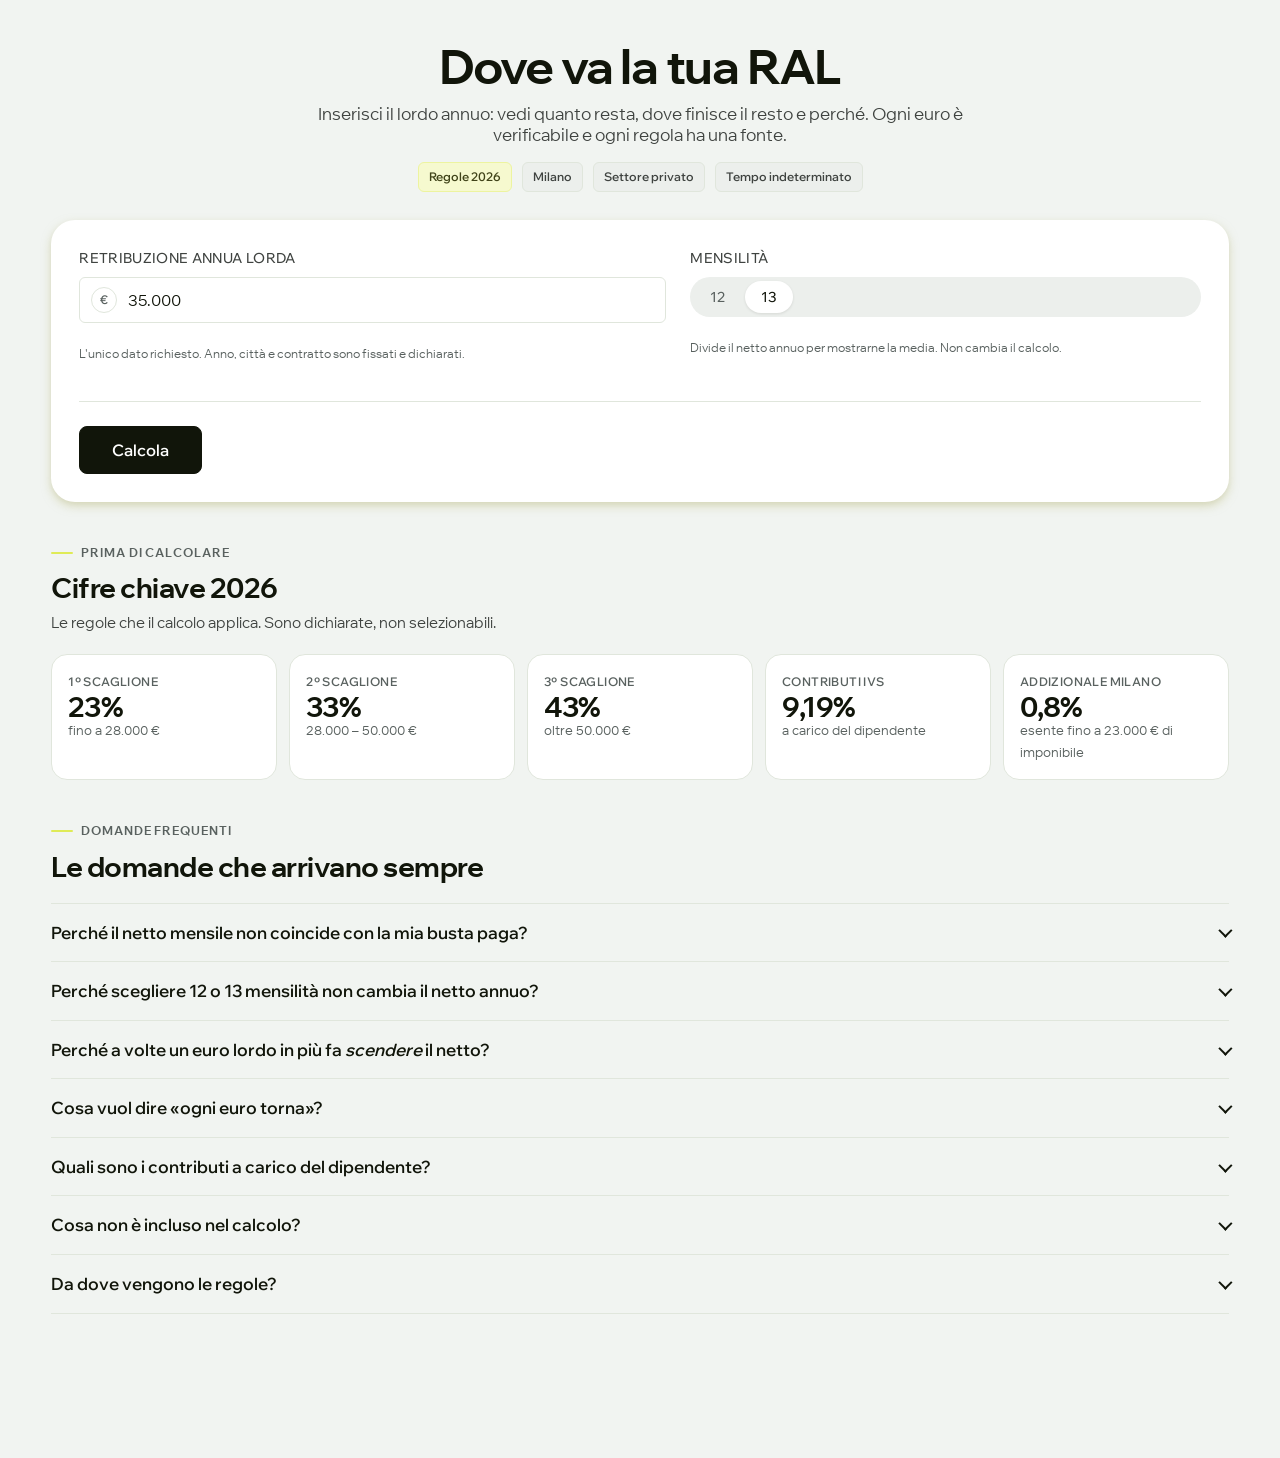
<file: docs/prototype/index.html>
<!doctype html>
<html lang="it">
<head>
<meta charset="utf-8">
<meta name="viewport" content="width=device-width, initial-scale=1">
<link rel="icon" href="data:image/svg+xml,%3Csvg xmlns='http://www.w3.org/2000/svg' viewBox='0 0 32 32'%3E%3Crect width='32' height='32' rx='7' fill='%2311150a'/%3E%3Ctext x='16' y='23' font-family='system-ui,sans-serif' font-size='19' font-weight='700' fill='%23c3e94d' text-anchor='middle'%3E%E2%82%AC%3C/text%3E%3C/svg%3E">
<title>Dove va la tua RAL — netto 2026</title>
<style>
@font-face{font-family:"WixmadeforDisplay";src:url([data-uri]) format("woff2");font-weight:400;font-style:normal;font-display:swap;}
@font-face{font-family:"WixmadeforDisplay";src:url([data-uri]) format("woff2");font-weight:500;font-style:normal;font-display:swap;}
@font-face{font-family:"WixmadeforDisplay";src:url([data-uri]) format("woff2");font-weight:600;font-style:normal;font-display:swap;}
@font-face{font-family:"WixmadeforDisplay";src:url([data-uri]) format("woff2");font-weight:700;font-style:normal;font-display:swap;}
/* ==========================================================================
   JET HR — DESIGN TOKENS
   --------------------------------------------------------------------------
   Ricostruiti dal sito di produzione www.jethr.com (build Webflow del
   10 ago 2026) leggendo i due bundle CSS pubblici e verificando i valori
   con gli stili calcolati nel browser.

   Il sistema originale ha tre strati. Qui sono tutti e tre, con gli stessi
   nomi dell'originale, piu' un quarto strato di alias corti (--jet-*) che e'
   quello da usare quando scrivi codice nuovo.

     1. REF   (--_ref---*)      le primitive. Palette grezza, scale numeriche.
                                Non usarle mai dentro un componente.
     2. SYS   (--_sys---*)      i ruoli. Cambiano da soli sui breakpoint.
                                Sono lo strato che rende il layout responsive
                                senza scrivere media query nei componenti.
     3. ALIAS (--jet-*)         nomi leggibili sopra REF e SYS. Usa questi.
     4. COMP  (--jet-btn-*, ...) misure fissate dei componenti, prese dal sito.

   Lo strato --_semanthic---* esiste nel CSS originale ma e' tutto #f0f
   (placeholder mai riempiti): non e' stato riportato. Vedi jethr-anatomia.md.
   ========================================================================== */


/* ==========================================================================
   0. FONT
   Wix Madefor Display, quattro pesi. I file .woff2 sono quelli serviti dal
   CDN di Jet HR, scaricati in ./fonts per far girare tutto offline.
   La seconda url e' il fallback sul CDN originale.
   ========================================================================== */







/* ==========================================================================
   1. REF — PRIMITIVE
   ========================================================================== */

:root {

  /* --- 1.1 Base ------------------------------------------------------ */
  --_ref---color--base--black: #11150a;   /* nero Jet: verde-nero, non #000 */
  --_ref---color--base--white: #fff;

  /* --- 1.2 Grigi (scala calda, tirata verso l'oliva) ------------------ */
  --_ref---color--gray-scale--050: #e7e8e7;
  --_ref---color--gray-scale--100: #cfd0ce;
  --_ref---color--gray-scale--200: #b8b9b6;
  --_ref---color--gray-scale--300: #a0a19d;
  --_ref---color--gray-scale--400: #888a85;
  --_ref---color--gray-scale--500: #70736c;
  --_ref---color--gray-scale--600: #585b54;
  --_ref---color--gray-scale--700: #41443b;
  --_ref---color--gray-scale--800: #292c23;
  --_ref---color--gray-scale--900: #11150a;
  --_ref---color--gray-scale--950: #0e1108;

  /* Grigi freddi, usati solo dai componenti applicativi (Element Plus) */
  --_ref---color--light-gray--050: #f4f4f5;
  --_ref---color--light-gray--100: #e9e9eb;
  --_ref---color--light-gray--200: #dedfe0;
  --_ref---color--light-gray--300: #c7c9cc;
  --_ref---color--light-gray--400: #b1b3b8;
  --_ref---color--light-gray--500: #909399;
  --_ref---color--light-gray--600: #73767a;

  /* --- 1.3 Fondali chiari (fill) -------------------------------------- */
  --_ref---color--fill--200: #fcfffa;
  --_ref---color--fill--300: #fbfcfb;
  --_ref---color--fill--400: #f8faf5;
  --_ref---color--fill--500: #f1f4f1;   /* il beige-verde delle sezioni */
  --_ref---color--fill--600: #ecefec;
  --_ref---color--fill--700: #dce0da;

  /* --- 1.4 Fondali scuri (footer, sezioni nere) ----------------------- */
  --_ref---color--dark-fill--200: #1d1f1d;
  --_ref---color--dark-fill--300: #1a1c1a;
  --_ref---color--dark-fill--400: #171917;
  --_ref---color--dark-fill--500: #141614;
  --_ref---color--dark-fill--600: #111311;
  --_ref---color--dark-fill--700: #0f100f;

  /* --- 1.5 Bordi ------------------------------------------------------ */
  --_ref---color--border--200: #f8fcf2;
  --_ref---color--border--300: #eef5eb;
  --_ref---color--border--400: #e6ede4;
  --_ref---color--border--500: #e0e6dc;   /* bordo di default */
  --_ref---color--border--600: #d9ded4;
  --_ref---color--border--700: #cfd6cd;   /* bordo marcato (bottoni) */

  /* --- 1.6 Testo ------------------------------------------------------ */
  --_ref---color--text--primary: #11150a;
  --_ref---color--text--regular: #3f4340;
  --_ref---color--text--secondary: #59615f;
  --_ref---color--text--placeholder: #59615f;
  --_ref---color--text--disabled: #bcc0bd;

  /* --- 1.7 Lime: il colore del marchio -------------------------------- */
  --_ref---color--lime--200: #fcfdee;
  --_ref---color--lime--300: #f6f9cf;
  --_ref---color--lime--400: #edf49f;   /* --jet-lime nel codice React */
  --_ref---color--lime--500: #dfeb57;   /* lime pieno */
  --_ref---color--lime--600: #404319;   /* testo su lime */

  /* --- 1.8 Accenti ----------------------------------------------------- */
  --_ref---color--acqua--200: #ecfefb;
  --_ref---color--acqua--300: #bdf4ec;
  --_ref---color--acqua--400: #46d7c1;
  --_ref---color--acqua--500: #0bb098;
  --_ref---color--acqua--600: #007261;

  --_ref---color--blue--200: #ebf5ff;
  --_ref---color--blue--300: #b2dbff;
  --_ref---color--blue--400: #6fb7f6;
  --_ref---color--blue--500: #0f8eff;
  --_ref---color--blue--600: #00305c;

  --_ref---color--green--200: #f5f9ef;
  --_ref---color--green--300: #e3eed0;
  --_ref---color--green--400: #c6dda1;
  --_ref---color--green--500: #9cc35a;
  --_ref---color--green--600: #313b20;

  --_ref---color--magenta--200: #ffebef;
  --_ref---color--magenta--300: #ffb2c5;
  --_ref---color--magenta--400: #ff809e;
  --_ref---color--magenta--500: #f44972;
  --_ref---color--magenta--600: #b01f42;

  --_ref---color--orange--200: #ffeceb;
  --_ref---color--orange--300: #ffb7b2;
  --_ref---color--orange--400: #ff8780;
  --_ref---color--orange--500: #ff483d;
  --_ref---color--orange--600: #e02015;

  --_ref---color--violet--200: #eeebff;
  --_ref---color--violet--300: #c5bdf5;
  --_ref---color--violet--400: #8779d9;
  --_ref---color--violet--500: #4330b2;
  --_ref---color--violet--600: #231575;

  --_ref---color--purple--200: #fdf4ff;
  --_ref---color--purple--300: #fbe8ff;
  --_ref---color--purple--400: #f6d0fe;
  --_ref---color--purple--500: #ba24d5;
  --_ref---color--purple--600: #821890;

  --_ref---color--brown--200: #efebe9;
  --_ref---color--brown--300: #d7ccc8;
  --_ref---color--brown--400: #bcaaa4;
  --_ref---color--brown--500: #6d4c41;
  --_ref---color--brown--600: #4e342e;

  /* --- 1.9 Stati (palette Element Plus, usata nel prodotto) ----------- */
  --_ref---color--success--050: #f0f9eb;
  --_ref---color--success--100: #e1f3d8;
  --_ref---color--success--200: #d1edc4;
  --_ref---color--success--300: #b3e09c;
  --_ref---color--success--400: #95d475;
  --_ref---color--success--500: #67c23a;
  --_ref---color--success--600: #529b2e;
  --_ref---color--success--700: #3e7423;
  --_ref---color--success--800: #294e17;
  --_ref---color--success--900: #15270c;

  --_ref---color--warning--050: #fcf6ec;
  --_ref---color--warning--100: #faecd8;
  --_ref---color--warning--200: #f8e3c5;
  --_ref---color--warning--300: #f2d09d;
  --_ref---color--warning--400: #eebe77;
  --_ref---color--warning--500: #e6a23c;
  --_ref---color--warning--600: #b88230;
  --_ref---color--warning--700: #8a6124;
  --_ref---color--warning--800: #5c4118;
  --_ref---color--warning--900: #2e200c;

  --_ref---color--danger--050: #fef0f0;
  --_ref---color--danger--100: #fde2e2;
  --_ref---color--danger--200: #fcd3d3;
  --_ref---color--danger--300: #fab5b5;
  --_ref---color--danger--400: #f89898;
  --_ref---color--danger--500: #f56c6c;
  --_ref---color--danger--600: #c45656;
  --_ref---color--danger--700: #934141;
  --_ref---color--danger--800: #622b2b;
  --_ref---color--danger--900: #311616;

  /* --- 1.10 Tipografia ------------------------------------------------ */
  --_ref---fonts--headings: WixmadeforDisplay, sans-serif;
  --_ref---fonts--paragraph: WixmadeforDisplay, sans-serif;
  --_ref---fonts--call-to-action: WixmadeforDisplay, sans-serif;

  --_ref---font-weight--paragraph: 400;
  --_ref---font-weight--paragraph-m: 500;
  --_ref---font-weight--span: 500;
  --_ref---font-weight--cta: 500;
  --_ref---font-weight--headings: 600;
  --_ref---font-weight--headings-bold: 700;

  --_ref---font-size--10: .625rem;
  --_ref---font-size--11: .6875rem;
  --_ref---font-size--12: .75rem;
  --_ref---font-size--13: .8125rem;
  --_ref---font-size--14: .875rem;
  --_ref---font-size--16: 1rem;
  --_ref---font-size--18: 1.125rem;
  --_ref---font-size--20: 1.25rem;
  --_ref---font-size--24: 1.5rem;
  --_ref---font-size--28: 1.75rem;
  --_ref---font-size--32: 2rem;
  --_ref---font-size--40: 2.5rem;
  --_ref---font-size--48: 3rem;
  --_ref---font-size--56: 3.5rem;
  --_ref---font-size--64: 4rem;
  --_ref---font-size--72: 4.5rem;
  --_ref---font-size--80: 5rem;

  --_ref---letter-spacing--4xs: -2px;
  --_ref---letter-spacing--3xs: -1px;
  --_ref---letter-spacing--2xs: -.5px;
  --_ref---letter-spacing--xs: -.25px;
  --_ref---letter-spacing--none: 0px;
  --_ref---letter-spacing--s: .25px;
  --_ref---letter-spacing--m: .5px;
  --_ref---letter-spacing--lg: 1px;
  --_ref---letter-spacing--xl: 2px;

  /* --- 1.11 Spaziature ------------------------------------------------ */
  --_ref---spacing--none: 0rem;
  --_ref---spacing--2:   .125rem;
  --_ref---spacing--3:   .1875rem;
  --_ref---spacing--4:   .25rem;
  --_ref---spacing--6:   .375rem;
  --_ref---spacing--8:   .5rem;
  --_ref---spacing--10:  .625rem;
  --_ref---spacing--12:  .75rem;
  --_ref---spacing--14:  .875rem;
  --_ref---spacing--16:  1rem;
  --_ref---spacing--18:  1.125rem;
  --_ref---spacing--20:  1.25rem;
  --_ref---spacing--24:  1.5rem;
  --_ref---spacing--28:  1.75rem;
  --_ref---spacing--32:  2rem;
  --_ref---spacing--40:  2.5rem;
  --_ref---spacing--48:  3rem;
  --_ref---spacing--56:  3.5rem;
  --_ref---spacing--64:  4rem;
  --_ref---spacing--72:  4.5rem;
  --_ref---spacing--80:  5rem;
  --_ref---spacing--96:  6rem;
  --_ref---spacing--104: 6.5rem;
  --_ref---spacing--112: 7rem;
  --_ref---spacing--128: 8rem;
  --_ref---spacing--160: 10rem;
  --_ref---spacing--192: 12rem;
  --_ref---spacing--224: 14rem;
  --_ref---spacing--256: 16rem;

  /* --- 1.12 Raggi ------------------------------------------------------ */
  --_ref---radius--none: 0rem;
  --_ref---radius--2:  .125rem;
  --_ref---radius--4:  .25rem;
  --_ref---radius--6:  .375rem;
  --_ref---radius--8:  .5rem;
  --_ref---radius--10: .625rem;
  --_ref---radius--12: .75rem;
  --_ref---radius--16: 1rem;
  --_ref---radius--20: 1.25rem;
  --_ref---radius--24: 1.5rem;
  --_ref---radius--32: 2rem;
  --_ref---radius--40: 2.5rem;
  --_ref---radius--48: 3rem;
  --_ref---radius--full: 999px;

  /* --- 1.13 Spessori bordo -------------------------------------------- */
  --_ref---border--brd-05: .5px;
  --_ref---border--brd-1:  1px;
  --_ref---border--brd-15: 1.5px;
  --_ref---border--brd-2:  2px;

  /* --- 1.14 Icone ------------------------------------------------------ */
  --_ref---icon-size--14: .875rem;
  --_ref---icon-size--16: 1rem;
  --_ref---icon-size--20: 1.25rem;
  --_ref---icon-size--24: 1.5rem;
  --_ref---icon-size--28: 1.75rem;
  --_ref---icon-size--32: 2rem;
  --_ref---icon-size--48: 3rem;
  --_ref---icon-size--56: 3.5rem;
}


/* ==========================================================================
   2. SYS — RUOLI RESPONSIVE
   Stessa variabile, valore diverso per breakpoint. Un componente che scrive
   padding: var(--_sys---spacing--m) si rimpicciolisce da solo sul telefono.
   Breakpoint originali: base (>=992px), <=991px, <=767px.
   ========================================================================== */

:root {
  /* Contenitore */
  --_sys---wrapper--max-w: 1440px;
  --_sys---wrapper--width: 90%;
  --_sys---wrapper--padding-h: 0rem;

  /* Corpo del testo */
  --_sys---font-size--display-lg: var(--_ref---font-size--80);
  --_sys---font-size--heading-1:  var(--_ref---font-size--64);
  --_sys---font-size--heading-2:  var(--_ref---font-size--48);
  --_sys---font-size--heading-3:  var(--_ref---font-size--32);
  --_sys---font-size--heading-4:  var(--_ref---font-size--28);
  --_sys---font-size--heading-5:  var(--_ref---font-size--24);
  --_sys---font-size--sub-1:      var(--_ref---font-size--20);
  --_sys---font-size--sub-2:      var(--_ref---font-size--18);
  --_sys---font-size--body:       var(--_ref---font-size--18);
  --_sys---font-size--body-s:     var(--_ref---font-size--16);
  --_sys---font-size--body-xs:    var(--_ref---font-size--14);
  --_sys---font-size--label:      var(--_ref---font-size--14);
  --_sys---font-size--label-s:    var(--_ref---font-size--12);

  /* Interlinea: 110% sui titoli, 120% sui sottotitoli, 140% sul corpo */
  --_sys---line-height--display-lg: calc(var(--_sys---font-size--display-lg) * 1.1);
  --_sys---line-height--heading-1:  calc(var(--_sys---font-size--heading-1) * 1.1);
  --_sys---line-height--heading-2:  calc(var(--_sys---font-size--heading-2) * 1.1);
  --_sys---line-height--heading-3:  calc(var(--_sys---font-size--heading-3) * 1.1);
  --_sys---line-height--heading-4:  calc(var(--_sys---font-size--heading-4) * 1.1);
  --_sys---line-height--heading-5:  calc(var(--_sys---font-size--heading-5) * 1.1);
  --_sys---line-height--sub-1:      calc(var(--_sys---font-size--sub-1) * 1.2);
  --_sys---line-height--sub-2:      calc(var(--_sys---font-size--sub-2) * 1.2);
  --_sys---line-height--body:       calc(var(--_sys---font-size--body) * 1.4);
  --_sys---line-height--body-s:     calc(var(--_sys---font-size--body-s) * 1.4);
  --_sys---line-height--body-xs:    calc(var(--_sys---font-size--body-xs) * 1.4);
  --_sys---line-height--label:      calc(var(--_sys---font-size--label) * 1.1);
  --_sys---line-height--label-s:    calc(var(--_sys---font-size--label-s) * 1.1);

  /* Crenatura: azzerata ovunque nel sistema */
  --_sys---font--letter-spacing--none: 0px;
  --_sys---font--letter-spacing--s:    0px;
  --_sys---font--letter-spacing--m:    0px;
  --_sys---font--letter-spacing--lg:   0px;

  /* Spaziature */
  --_sys---spacing--none: var(--_ref---spacing--none);
  --_sys---spacing--5xs: var(--_ref---spacing--6);
  --_sys---spacing--4xs: var(--_ref---spacing--8);
  --_sys---spacing--3xs: var(--_ref---spacing--10);
  --_sys---spacing--2xs: var(--_ref---spacing--12);
  --_sys---spacing--xs:  var(--_ref---spacing--16);
  --_sys---spacing--s:   var(--_ref---spacing--24);
  --_sys---spacing--m:   var(--_ref---spacing--32);
  --_sys---spacing--lg:  var(--_ref---spacing--40);
  --_sys---spacing--xl:  var(--_ref---spacing--48);
  --_sys---spacing--2xl: var(--_ref---spacing--64);
  --_sys---spacing--3xl: var(--_ref---spacing--80);
  --_sys---spacing--4xl: var(--_ref---spacing--104);
  --_sys---spacing--5xl: var(--_ref---spacing--128);

  /* Raggi */
  --_sys---border-radius--none: var(--_ref---radius--none);
  --_sys---border-radius--3xs:  var(--_ref---radius--6);
  --_sys---border-radius--2xs:  var(--_ref---radius--8);
  --_sys---border-radius--xs:   var(--_ref---radius--12);
  --_sys---border-radius--s:    var(--_ref---radius--16);
  --_sys---border-radius--m:    var(--_ref---radius--24);
  --_sys---border-radius--lg:   var(--_ref---radius--32);
  --_sys---border-radius--xl:   var(--_ref---radius--48);
  --_sys---border-radius--full: var(--_ref---radius--full);

  /* Bordi */
  --_sys---border--s:  var(--_ref---border--brd-1);
  --_sys---border--m:  var(--_ref---border--brd-15);
  --_sys---border--lg: var(--_ref---border--brd-2);

  /* Icone */
  --_sys---icon-size--s:  var(--_ref---icon-size--20);
  --_sys---icon-size--m:  var(--_ref---icon-size--24);
  --_sys---icon-size--lg: var(--_ref---icon-size--32);
}

@media screen and (max-width: 991px) {
  :root {
    --_sys---font-size--display-lg: var(--_ref---font-size--64);
    --_sys---font-size--heading-1:  var(--_ref---font-size--48);
    --_sys---font-size--heading-2:  var(--_ref---font-size--40);
    --_sys---font-size--heading-3:  var(--_ref---font-size--28);
    --_sys---font-size--heading-4:  var(--_ref---font-size--24);
    --_sys---font-size--heading-5:  var(--_ref---font-size--20);
    --_sys---font-size--sub-1:      var(--_ref---font-size--18);
    --_sys---font-size--sub-2:      var(--_ref---font-size--18);
    --_sys---font-size--body:       var(--_ref---font-size--16);
    --_sys---font-size--body-s:     var(--_ref---font-size--14);
    --_sys---font-size--body-xs:    var(--_ref---font-size--14);
    --_sys---font-size--label:      var(--_ref---font-size--13);
    --_sys---font-size--label-s:    var(--_ref---font-size--11);

    --_sys---spacing--5xs: var(--_ref---spacing--4);
    --_sys---spacing--4xs: var(--_ref---spacing--6);
    --_sys---spacing--3xs: var(--_ref---spacing--8);
    --_sys---spacing--2xs: var(--_ref---spacing--10);
    --_sys---spacing--xs:  var(--_ref---spacing--14);
    --_sys---spacing--s:   var(--_ref---spacing--20);
    --_sys---spacing--m:   var(--_ref---spacing--28);
    --_sys---spacing--lg:  var(--_ref---spacing--32);
    --_sys---spacing--xl:  var(--_ref---spacing--40);
    --_sys---spacing--2xl: var(--_ref---spacing--48);
    --_sys---spacing--3xl: var(--_ref---spacing--64);
    --_sys---spacing--4xl: var(--_ref---spacing--72);
    --_sys---spacing--5xl: var(--_ref---spacing--104);

    --_sys---border-radius--3xs: var(--_ref---radius--4);
    --_sys---border-radius--2xs: var(--_ref---radius--8);
    --_sys---border-radius--xs:  var(--_ref---radius--10);
    --_sys---border-radius--s:   var(--_ref---radius--12);
    --_sys---border-radius--m:   var(--_ref---radius--16);
    --_sys---border-radius--lg:  var(--_ref---radius--24);
    --_sys---border-radius--xl:  var(--_ref---radius--32);

    --_sys---border--s:  var(--_ref---border--brd-05);
    --_sys---border--m:  var(--_ref---border--brd-1);
    --_sys---border--lg: var(--_ref---border--brd-15);

    --_sys---icon-size--s:  var(--_ref---icon-size--20);
    --_sys---icon-size--m:  var(--_ref---icon-size--24);
    --_sys---icon-size--lg: var(--_ref---icon-size--28);
  }
}

@media screen and (max-width: 767px) {
  :root {
    --_sys---wrapper--width: 100%;
    --_sys---wrapper--padding-h: 1rem;

    --_sys---font-size--display-lg: var(--_ref---font-size--56);
    --_sys---font-size--heading-1:  var(--_ref---font-size--40);
    --_sys---font-size--heading-2:  var(--_ref---font-size--32);
    --_sys---font-size--heading-3:  var(--_ref---font-size--24);
    --_sys---font-size--heading-4:  var(--_ref---font-size--20);
    --_sys---font-size--heading-5:  var(--_ref---font-size--18);
    --_sys---font-size--sub-1:      var(--_ref---font-size--16);
    --_sys---font-size--sub-2:      var(--_ref---font-size--14);
    --_sys---font-size--body:       var(--_ref---font-size--16);
    --_sys---font-size--body-s:     var(--_ref---font-size--14);
    --_sys---font-size--body-xs:    var(--_ref---font-size--12);
    --_sys---font-size--label:      var(--_ref---font-size--12);
    --_sys---font-size--label-s:    var(--_ref---font-size--10);

    --_sys---spacing--5xs: var(--_ref---spacing--2);
    --_sys---spacing--4xs: var(--_ref---spacing--4);
    --_sys---spacing--3xs: var(--_ref---spacing--6);
    --_sys---spacing--2xs: var(--_ref---spacing--8);
    --_sys---spacing--xs:  var(--_ref---spacing--12);
    --_sys---spacing--s:   var(--_ref---spacing--16);
    --_sys---spacing--m:   var(--_ref---spacing--24);
    --_sys---spacing--lg:  var(--_ref---spacing--28);
    --_sys---spacing--xl:  var(--_ref---spacing--32);
    --_sys---spacing--2xl: var(--_ref---spacing--40);
    --_sys---spacing--3xl: var(--_ref---spacing--48);
    --_sys---spacing--4xl: var(--_ref---spacing--64);
    --_sys---spacing--5xl: var(--_ref---spacing--80);

    --_sys---border-radius--3xs: var(--_ref---radius--4);
    --_sys---border-radius--2xs: var(--_ref---radius--6);
    --_sys---border-radius--xs:  var(--_ref---radius--8);
    --_sys---border-radius--s:   var(--_ref---radius--10);
    --_sys---border-radius--m:   var(--_ref---radius--12);
    --_sys---border-radius--lg:  var(--_ref---radius--16);
    --_sys---border-radius--xl:  var(--_ref---radius--24);

    --_sys---icon-size--s:  var(--_ref---icon-size--16);
    --_sys---icon-size--m:  var(--_ref---icon-size--20);
    --_sys---icon-size--lg: var(--_ref---icon-size--24);
  }
}


/* ==========================================================================
   3. ALIAS — I NOMI DA USARE
   Sopra REF e SYS. Se scrivi un componente nuovo, pesca solo da qui.
   ========================================================================== */

:root {

  /* --- 3.1 Marchio ---------------------------------------------------- */
  --jet-black:      var(--_ref---color--base--black);   /* #11150a */
  --jet-white:      var(--_ref---color--base--white);
  --jet-lime:       var(--_ref---color--lime--500);     /* #dfeb57 */
  --jet-lime-soft:  var(--_ref---color--lime--400);     /* #edf49f */
  --jet-lime-pale:  var(--_ref---color--lime--300);     /* #f6f9cf */
  --jet-lime-ink:   var(--_ref---color--lime--600);     /* testo su lime */

  /* --- 3.2 Superfici --------------------------------------------------- */
  --jet-surface:         var(--_ref---color--base--white);
  --jet-surface-subtle:  var(--_ref---color--fill--300);  /* #fbfcfb */
  --jet-surface-ivory:   var(--_ref---color--fill--500);  /* #f1f4f1 sezioni */
  --jet-surface-muted:   var(--_ref---color--fill--600);  /* #ecefec hover */
  --jet-surface-sunken:  var(--_ref---color--fill--700);  /* #dce0da */
  --jet-surface-dark:    var(--_ref---color--dark-fill--500);
  --jet-surface-darker:  var(--_ref---color--dark-fill--700);

  /* --- 3.3 Testo -------------------------------------------------------- */
  --jet-text:            var(--_ref---color--text--primary);   /* #11150a */
  --jet-text-regular:    var(--_ref---color--text--regular);   /* #3f4340 */
  --jet-text-muted:      var(--_ref---color--text--secondary); /* #59615f */
  --jet-text-disabled:   var(--_ref---color--text--disabled);  /* #bcc0bd */
  --jet-text-inverse:    var(--_ref---color--base--white);

  /* --- 3.4 Bordi -------------------------------------------------------- */
  --jet-border-subtle: var(--_ref---color--border--300);  /* #eef5eb */
  --jet-border:        var(--_ref---color--border--500);  /* #e0e6dc */
  --jet-border-strong: var(--_ref---color--border--700);  /* #cfd6cd */
  --jet-border-dark:   #2b2e2b;                            /* su fondo scuro */

  /* --- 3.5 Stati -------------------------------------------------------- */
  --jet-success:        var(--_ref---color--success--500);
  --jet-success-bg:     var(--_ref---color--success--050);
  --jet-success-border: var(--_ref---color--success--200);
  --jet-success-ink:    var(--_ref---color--success--700);

  --jet-warning:        var(--_ref---color--warning--500);
  --jet-warning-bg:     var(--_ref---color--warning--050);
  --jet-warning-border: var(--_ref---color--warning--200);
  --jet-warning-ink:    var(--_ref---color--warning--700);

  --jet-danger:         var(--_ref---color--danger--500);
  --jet-danger-bg:      var(--_ref---color--danger--050);
  --jet-danger-border:  var(--_ref---color--danger--200);
  --jet-danger-ink:     var(--_ref---color--danger--700);

  --jet-info:           var(--_ref---color--blue--500);
  --jet-info-bg:        var(--_ref---color--blue--200);
  --jet-info-border:    var(--_ref---color--blue--300);
  --jet-info-ink:       var(--_ref---color--blue--600);

  /* --- 3.6 Tipografia --------------------------------------------------- */
  --jet-font: var(--_ref---fonts--paragraph);
  --jet-font-mono: ui-monospace, SFMono-Regular, Menlo, Monaco, Consolas,
                   "Liberation Mono", "Courier New", monospace;

  /* --- 3.7 Ombre --------------------------------------------------------
     La firma di Jet HR e' la prima: il primo strato non e' grigio, e'
     #c1c186 (oliva) al 50%. E' quello che fa sembrare le card appoggiate
     su carta e non su schermo.                                          */
  --jet-shadow-card:  0 4px 10px 0 #c1c18680, 0 2px 5px 0 #11150a0a;
  --jet-shadow-card-2: 2px 6px 16px #c1c18680;
  --jet-shadow-soft:  0 3px 12px #24324214;
  --jet-shadow-pop:   0 16px 32px 16px #11150a0a, 0 8px 16px #11150a1f;
  --jet-shadow-modal: 0 4px 10px #0000001f, 0 25px 24px #00000040;
  --jet-shadow-ring:  0 0 0 3px #dfeb5766;   /* focus */

  /* --- 3.8 Movimento ----------------------------------------------------- */
  --jet-transition: .2s;
  --jet-ease: cubic-bezier(.4, 0, .2, 1);
}


/* ==========================================================================
   4. COMP — MISURE DEI COMPONENTI
   Prese dagli stili calcolati del sito, non inventate.
   ========================================================================== */

:root {
  /* Bottoni */
  --jet-btn-radius:      var(--_ref---radius--6);   /* navbar, form app */
  --jet-btn-radius-lg:   var(--_ref---radius--8);   /* CTA di sezione */
  --jet-btn-h-s:         32px;
  --jet-btn-h-m:         40px;   /* "Accedi" */
  --jet-btn-h-lg:        48px;
  --jet-btn-pad-s:       8px 14px;
  --jet-btn-pad-m:       12px 20px;
  --jet-btn-pad-lg:      16px 32px;
  --jet-btn-font-s:      var(--_ref---font-size--13);
  --jet-btn-font-m:      var(--_ref---font-size--14);
  --jet-btn-font-lg:     var(--_ref---font-size--16);
  --jet-btn-weight:      600;

  /* Campi */
  --jet-field-h:         46px;
  --jet-field-radius:    var(--_ref---radius--6);
  --jet-field-pad-x:     14px;
  --jet-field-font:      var(--_ref---font-size--16);
  --jet-field-bg:        var(--_ref---color--base--white);
  --jet-field-border:    var(--_ref---color--border--500);
  --jet-field-border-hover: var(--_ref---color--border--700);
  --jet-field-border-focus: var(--_ref---color--base--black);

  /* Etichetta di campo: maiuscoletto, 14px, spaziata */
  --jet-label-size:      var(--_ref---font-size--14);
  --jet-label-weight:    500;
  --jet-label-spacing:   .35px;
  --jet-label-color:     var(--_ref---color--text--regular);

  /* Card */
  --jet-card-radius:     var(--_ref---radius--24);
  --jet-card-radius-s:   var(--_ref---radius--16);
  --jet-card-pad:        var(--_ref---spacing--24);

  /* Chip / badge */
  --jet-chip-radius:     var(--_ref---radius--6);
  --jet-chip-h:          24px;
  --jet-chip-pad:        0 8px;
  --jet-chip-font:       var(--_ref---font-size--12);
  --jet-pill-radius:     var(--_ref---radius--full);

  /* Sezione */
  --jet-section-pad-y:   var(--_ref---spacing--96);
}


/* ==========================================================================
   5. BASE
   Il minimo per far somigliare una pagina vuota a una pagina Jet HR.
   ========================================================================== */

.jet-base,
body.jet-base {
  font-family: var(--jet-font);
  font-size: 1rem;
  font-weight: 400;
  line-height: 135%;
  color: var(--jet-text);
  background: var(--jet-surface);
  -webkit-font-smoothing: antialiased;
  text-rendering: optimizeLegibility;
}

.jet-wrapper {
  width: var(--_sys---wrapper--width);
  max-width: var(--_sys---wrapper--max-w);
  margin-inline: auto;
  padding-inline: var(--_sys---wrapper--padding-h);
}


/* ==========================================================================
   COMPONENTI JET HR
   Costruiti solo sui token di jethr-token.css.
   Questo blocco e' autonomo: copialo in un altro progetto insieme al file
   dei token e i componenti funzionano identici.
   ========================================================================== */

*, *::before, *::after { box-sizing: border-box; }

body {
  margin: 0;
  font-family: var(--jet-font);
  font-size: 1rem;
  line-height: 135%;
  color: var(--jet-text);
  background: var(--jet-surface-ivory);
  -webkit-font-smoothing: antialiased;
}

/* --- Tipografia -------------------------------------------------------- */
.jet-display { font-size: var(--_sys---font-size--display-lg); line-height: var(--_sys---line-height--display-lg); font-weight: 700; letter-spacing: -1px; margin: 0; }
.jet-h1 { font-size: var(--_sys---font-size--heading-1); line-height: var(--_sys---line-height--heading-1); font-weight: 700; letter-spacing: -.5px; margin: 0; }
.jet-h2 { font-size: var(--_sys---font-size--heading-2); line-height: var(--_sys---line-height--heading-2); font-weight: 700; letter-spacing: -.5px; margin: 0; }
.jet-h3 { font-size: var(--_sys---font-size--heading-3); line-height: var(--_sys---line-height--heading-3); font-weight: 700; margin: 0; }
.jet-h4 { font-size: var(--_sys---font-size--heading-4); line-height: var(--_sys---line-height--heading-4); font-weight: 600; margin: 0; }
.jet-h5 { font-size: var(--_sys---font-size--heading-5); line-height: var(--_sys---line-height--heading-5); font-weight: 600; margin: 0; }
.jet-sub-1 { font-size: var(--_sys---font-size--sub-1); line-height: var(--_sys---line-height--sub-1); font-weight: 500; margin: 0; }
.jet-sub-2 { font-size: var(--_sys---font-size--sub-2); line-height: var(--_sys---line-height--sub-2); font-weight: 500; margin: 0; }
.jet-body { font-size: var(--_sys---font-size--body); line-height: var(--_sys---line-height--body); margin: 0; }
.jet-body-s { font-size: var(--_sys---font-size--body-s); line-height: var(--_sys---line-height--body-s); margin: 0; }
.jet-body-xs { font-size: var(--_sys---font-size--body-xs); line-height: var(--_sys---line-height--body-xs); margin: 0; }
.jet-label-t { font-size: var(--_sys---font-size--label); line-height: var(--_sys---line-height--label); font-weight: 500; margin: 0; }
.jet-label-s { font-size: var(--_sys---font-size--label-s); line-height: var(--_sys---line-height--label-s); font-weight: 500; margin: 0; }
.jet-muted { color: var(--jet-text-muted); }
.jet-mono { font-family: var(--jet-font-mono); }

/* --- Bottone ----------------------------------------------------------- */
.jet-btn {
  display: inline-flex; align-items: center; justify-content: center; gap: 8px;
  height: var(--jet-btn-h-m);
  padding: var(--jet-btn-pad-m);
  font-family: var(--jet-font);
  font-size: var(--jet-btn-font-m);
  font-weight: var(--jet-btn-weight);
  line-height: 1;
  border-radius: var(--jet-btn-radius);
  border: 1px solid transparent;
  text-decoration: none;
  cursor: pointer;
  white-space: nowrap;
  transition: background-color var(--jet-transition) var(--jet-ease),
              border-color var(--jet-transition) var(--jet-ease),
              color var(--jet-transition) var(--jet-ease),
              box-shadow var(--jet-transition) var(--jet-ease);
}
.jet-btn:focus-visible { outline: none; box-shadow: var(--jet-shadow-ring); }

.jet-btn--primary { background: var(--jet-black); color: var(--jet-white); border-color: var(--jet-black); }
.jet-btn--primary:hover { background: #23281c; border-color: #23281c; }
.jet-btn--primary:active { background: #0b0d06; }

.jet-btn--secondary { background: var(--jet-white); color: var(--jet-text); border-color: var(--jet-border-strong); }
.jet-btn--secondary:hover { background: var(--jet-surface-muted); }
.jet-btn--secondary:active { background: var(--jet-surface-sunken); }

.jet-btn--tertiary { background: transparent; color: var(--jet-text); border-color: transparent; }
.jet-btn--tertiary:hover { background: var(--jet-surface-muted); }

.jet-btn--lime { background: var(--jet-lime); color: var(--jet-lime-ink); border-color: var(--jet-lime); }
.jet-btn--lime:hover { background: #d5e243; border-color: #d5e243; }

.jet-btn--danger { background: var(--jet-danger); color: var(--jet-white); border-color: var(--jet-danger); }
.jet-btn--danger:hover { background: var(--_ref---color--danger--600); border-color: var(--_ref---color--danger--600); }

.jet-btn--inverted { background: var(--jet-white); color: var(--jet-black); border-color: var(--jet-white); }
.jet-btn--inverted:hover { background: #eef0ea; }

.jet-btn--outline-w { background: transparent; color: var(--jet-white); border-color: #e0e6dc59; }
.jet-btn--outline-w:hover { background: #ffffff26; }

.jet-btn--s  { height: var(--jet-btn-h-s);  padding: var(--jet-btn-pad-s);  font-size: var(--jet-btn-font-s); }
.jet-btn--lg { height: var(--jet-btn-h-lg); padding: var(--jet-btn-pad-lg); font-size: var(--jet-btn-font-lg); border-radius: var(--jet-btn-radius-lg); }
.jet-btn--block { width: 100%; }
.jet-btn--icon { width: var(--jet-btn-h-m); padding: 0; }
.jet-btn--pill { border-radius: var(--jet-pill-radius); }

.jet-btn:disabled, .jet-btn[aria-disabled="true"] {
  background: var(--jet-surface-muted); color: var(--jet-text-disabled);
  border-color: var(--jet-border); cursor: not-allowed;
}
.jet-btn--loading { pointer-events: none; color: transparent !important; position: relative; }
.jet-btn--loading::after {
  content: ""; position: absolute; width: 16px; height: 16px; border-radius: 50%;
  border: 2px solid currentColor; border-top-color: transparent;
  border-color: #ffffff59; border-top-color: #fff;
  animation: jet-spin .7s linear infinite;
}
@keyframes jet-spin { to { transform: rotate(360deg); } }

/* --- Campi -------------------------------------------------------------- */
.jet-field { display: flex; flex-direction: column; gap: 8px; }
.jet-label {
  font-size: var(--jet-label-size); font-weight: var(--jet-label-weight);
  letter-spacing: var(--jet-label-spacing); text-transform: uppercase;
  color: var(--jet-label-color);
}
.jet-label--plain { text-transform: none; letter-spacing: 0; }
.jet-req { color: var(--jet-danger); }

.jet-input, .jet-select, .jet-textarea {
  width: 100%; height: var(--jet-field-h);
  padding: 0 var(--jet-field-pad-x);
  font-family: var(--jet-font); font-size: var(--jet-field-font); font-weight: 400;
  color: var(--jet-text); background: var(--jet-field-bg);
  border: 1px solid var(--jet-field-border);
  border-radius: var(--jet-field-radius);
  transition: border-color var(--jet-transition) var(--jet-ease),
              box-shadow var(--jet-transition) var(--jet-ease);
}
.jet-textarea { height: auto; min-height: 104px; padding: 12px var(--jet-field-pad-x); resize: vertical; line-height: 1.4; }
.jet-input::placeholder, .jet-textarea::placeholder { color: var(--_ref---color--gray-scale--300); }
.jet-input:hover, .jet-select:hover, .jet-textarea:hover { border-color: var(--jet-field-border-hover); }
.jet-input:focus, .jet-select:focus, .jet-textarea:focus {
  outline: none; border-color: var(--jet-field-border-focus); box-shadow: var(--jet-shadow-ring);
}
.jet-input:disabled, .jet-select:disabled, .jet-textarea:disabled {
  background: var(--jet-surface-muted); color: var(--jet-text-disabled); cursor: not-allowed;
}
.jet-select {
  appearance: none; padding-right: 40px; cursor: pointer;
  background-image: url("data:image/svg+xml,%3Csvg xmlns='http://www.w3.org/2000/svg' width='16' height='16' viewBox='0 0 24 24' fill='none' stroke='%2311150a' stroke-width='2' stroke-linecap='round' stroke-linejoin='round'%3E%3Cpolyline points='6 9 12 15 18 9'/%3E%3C/svg%3E");
  background-repeat: no-repeat; background-position: right 14px center;
}
.jet-input-group { position: relative; display: flex; align-items: center; }
.jet-input-group .jet-input { padding-left: 48px; }
.jet-input-group--suffix .jet-input { padding-left: var(--jet-field-pad-x); padding-right: 56px; }
.jet-affix {
  position: absolute; left: 12px; display: inline-flex; align-items: center; justify-content: center;
  width: 26px; height: 26px; border-radius: var(--jet-pill-radius);
  border: 1px solid var(--jet-border); color: var(--jet-text-muted);
  font-size: 12px; font-weight: 600; pointer-events: none;
}
.jet-affix--suffix { left: auto; right: 12px; width: auto; height: auto; border: 0; padding: 0; font-size: 14px; }
.jet-help { font-size: 12px; color: var(--jet-text-muted); }
.jet-field--error .jet-input, .jet-field--error .jet-select { border-color: var(--jet-danger); }
.jet-field--error .jet-help { color: var(--jet-danger-ink); }
.jet-field--ok .jet-input { border-color: var(--jet-success); }

/* --- Radio, checkbox, toggle -------------------------------------------- */
.jet-choice { display: inline-flex; align-items: center; gap: 10px; cursor: pointer; font-size: 15px; }
.jet-choice input { position: absolute; opacity: 0; width: 0; height: 0; }
.jet-choice-box {
  width: 20px; height: 20px; flex: 0 0 20px;
  border: 1px solid var(--_ref---color--gray-scale--200);
  background: var(--jet-white);
  display: inline-flex; align-items: center; justify-content: center;
  transition: all var(--jet-transition) var(--jet-ease);
}
.jet-choice--radio .jet-choice-box { border-radius: var(--jet-pill-radius); }
.jet-choice--check .jet-choice-box { border-radius: var(--_ref---radius--4); }
.jet-choice-box::after { content: ""; opacity: 0; transition: opacity var(--jet-transition); }
.jet-choice--radio .jet-choice-box::after { width: 12px; height: 12px; border-radius: 50%; background: var(--jet-black); }
.jet-choice--check .jet-choice-box::after {
  width: 5px; height: 9px; border: solid var(--jet-white); border-width: 0 2px 2px 0;
  transform: rotate(45deg) translateY(-1px);
}
.jet-choice input:checked + .jet-choice-box { border-color: var(--jet-black); }
.jet-choice--check input:checked + .jet-choice-box { background: var(--jet-black); }
.jet-choice input:checked + .jet-choice-box::after { opacity: 1; }
.jet-choice input:focus-visible + .jet-choice-box { box-shadow: var(--jet-shadow-ring); }
.jet-choice input:disabled + .jet-choice-box { background: var(--jet-surface-muted); border-color: var(--jet-border); }
.jet-choice:has(input:disabled) { color: var(--jet-text-disabled); cursor: not-allowed; }

.jet-switch { display: inline-flex; align-items: center; gap: 10px; cursor: pointer; font-size: 15px; }
.jet-switch input { position: absolute; opacity: 0; width: 0; height: 0; }
.jet-switch-track {
  width: 44px; height: 24px; flex: 0 0 44px; border-radius: var(--jet-pill-radius);
  background: var(--_ref---color--gray-scale--100); position: relative;
  transition: background-color var(--jet-transition) var(--jet-ease);
}
.jet-switch-track::after {
  content: ""; position: absolute; top: 2px; left: 2px; width: 20px; height: 20px;
  border-radius: 50%; background: var(--jet-white); box-shadow: 0 1px 3px #11150a33;
  transition: transform var(--jet-transition) var(--jet-ease);
}
.jet-switch input:checked + .jet-switch-track { background: var(--jet-black); }
.jet-switch input:checked + .jet-switch-track::after { transform: translateX(20px); }
.jet-switch input:focus-visible + .jet-switch-track { box-shadow: var(--jet-shadow-ring); }
.jet-switch--lime input:checked + .jet-switch-track { background: var(--jet-lime); }

/* Segmented control */
.jet-segmented {
  display: inline-flex; padding: 4px; gap: 4px;
  background: var(--jet-surface-muted); border-radius: var(--jet-pill-radius);
}
.jet-segmented button {
  border: 0; background: transparent; cursor: pointer;
  font-family: var(--jet-font); font-size: 14px; font-weight: 500; color: var(--jet-text-muted);
  padding: 7px 16px; border-radius: var(--jet-pill-radius);
  transition: all var(--jet-transition) var(--jet-ease);
}
.jet-segmented button[aria-pressed="true"] { background: var(--jet-white); color: var(--jet-text); box-shadow: 0 1px 3px #11150a1a; }

/* --- Chip, badge, pill ---------------------------------------------------- */
.jet-chip {
  display: inline-flex; align-items: center; gap: 6px;
  height: var(--jet-chip-h); padding: var(--jet-chip-pad);
  font-size: var(--jet-chip-font); font-weight: 500;
  color: var(--jet-text-muted); background: var(--jet-border);
  border-radius: var(--jet-chip-radius);
}
.jet-chip--mono { font-family: var(--jet-font-mono); font-size: 10px; font-weight: 700; }
.jet-chip--lime { background: var(--jet-lime-soft); color: var(--jet-lime-ink); }
.jet-chip--dark { background: var(--_ref---color--gray-scale--600); color: var(--jet-white); }
.jet-chip button {
  border: 0; background: transparent; cursor: pointer; padding: 0; line-height: 1;
  color: inherit; opacity: .6; font-size: 14px;
}
.jet-chip button:hover { opacity: 1; }

.jet-badge {
  display: inline-flex; align-items: center; gap: 6px;
  padding: 3px 10px; font-size: 12px; font-weight: 600;
  border-radius: var(--_ref---radius--6);
  border: 1px solid transparent;
}
.jet-badge--neutral { background: var(--jet-surface-muted); color: var(--jet-text-regular); border-color: var(--jet-border); }
.jet-badge--success { background: var(--jet-success-bg); color: var(--jet-success-ink); border-color: var(--jet-success-border); }
.jet-badge--warning { background: var(--jet-warning-bg); color: var(--jet-warning-ink); border-color: var(--jet-warning-border); }
.jet-badge--danger  { background: var(--jet-danger-bg);  color: var(--jet-danger-ink);  border-color: var(--jet-danger-border); }
.jet-badge--info    { background: var(--jet-info-bg);    color: var(--jet-info-ink);    border-color: var(--jet-info-border); }
.jet-badge--lime    { background: var(--jet-lime-pale);  color: var(--jet-lime-ink);    border-color: var(--jet-lime-soft); }
.jet-dot { width: 6px; height: 6px; border-radius: 50%; background: currentColor; }

.jet-pill {
  display: inline-flex; align-items: center; gap: 8px;
  padding: 8px 16px; font-size: 14px; font-weight: 500;
  background: var(--jet-surface-ivory); color: var(--jet-text);
  border-radius: var(--jet-pill-radius);
}
.jet-pill--outline { background: transparent; border: 1.5px solid var(--jet-black); text-transform: uppercase; font-size: 12px; font-weight: 600; padding: 5px 10px; }

/* --- Alert ---------------------------------------------------------------- */
.jet-alert {
  display: flex; gap: 12px; padding: 16px;
  border: 1px solid var(--jet-border); border-radius: var(--_ref---radius--12);
  background: var(--jet-surface-subtle);
}
.jet-alert-icon { flex: 0 0 20px; width: 20px; height: 20px; }
.jet-alert-body { flex: 1; display: flex; flex-direction: column; gap: 4px; }
.jet-alert-title { font-weight: 600; font-size: 15px; }
.jet-alert-text { font-size: 14px; color: var(--jet-text-muted); line-height: 1.45; }
.jet-alert--info    { background: var(--jet-info-bg);    border-color: var(--jet-info-border);    color: var(--jet-info-ink); }
.jet-alert--success { background: var(--jet-success-bg); border-color: var(--jet-success-border); color: var(--jet-success-ink); }
.jet-alert--warning { background: var(--jet-warning-bg); border-color: var(--jet-warning-border); color: var(--jet-warning-ink); }
.jet-alert--danger  { background: var(--jet-danger-bg);  border-color: var(--jet-danger-border);  color: var(--jet-danger-ink); }
.jet-alert--lime    { background: var(--jet-lime-pale);  border-color: var(--jet-lime-soft);      color: var(--jet-lime-ink); }
.jet-alert-close { margin-left: auto; border: 0; background: transparent; cursor: pointer; color: inherit; opacity: .5; font-size: 18px; line-height: 1; }
.jet-alert-close:hover { opacity: 1; }

/* --- Tab ------------------------------------------------------------------ */
.jet-tabs { border-bottom: 1px solid var(--jet-border); display: flex; gap: 4px; }
.jet-tabs button {
  border: 0; background: transparent; cursor: pointer;
  font-family: var(--jet-font); font-size: 15px; font-weight: 500; color: var(--jet-text-muted);
  padding: 12px 16px; position: relative;
  transition: color var(--jet-transition) var(--jet-ease);
}
.jet-tabs button::after {
  content: ""; position: absolute; left: 12px; right: 12px; bottom: -1px; height: 2px;
  background: var(--jet-black); opacity: 0; transition: opacity var(--jet-transition) var(--jet-ease);
}
.jet-tabs button:hover { color: var(--jet-text); }
.jet-tabs button[aria-selected="true"] { color: var(--jet-text); font-weight: 600; }
.jet-tabs button[aria-selected="true"]::after { opacity: 1; }
.jet-tabpanel { padding-top: 20px; }
.jet-tabpanel[hidden] { display: none; }

/* --- Card ------------------------------------------------------------------ */
.jet-card {
  background: var(--jet-white);
  border: 1px solid var(--jet-border);
  border-radius: var(--jet-card-radius-s);
  padding: var(--jet-card-pad);
}
.jet-card--float { border: 0; border-radius: var(--jet-card-radius); box-shadow: var(--jet-shadow-card); }
.jet-card--flat { background: var(--jet-surface-subtle); }
.jet-card--interactive { transition: border-color var(--jet-transition) var(--jet-ease), box-shadow var(--jet-transition) var(--jet-ease); cursor: pointer; }
.jet-card--interactive:hover { border-color: var(--jet-border-strong); box-shadow: var(--jet-shadow-soft); }
.jet-card-head { display: flex; align-items: center; justify-content: space-between; gap: 16px; margin-bottom: 16px; }
.jet-card-foot { display: flex; align-items: center; justify-content: flex-end; gap: 12px; margin-top: 20px; padding-top: 16px; border-top: 1px solid var(--jet-border-subtle); }

.jet-stat { display: flex; flex-direction: column; gap: 6px; }
.jet-stat-label { font-size: 14px; font-weight: 500; letter-spacing: .35px; text-transform: uppercase; color: var(--jet-text-muted); }
.jet-stat-value { font-size: var(--_ref---font-size--40); font-weight: 700; line-height: 1.05; letter-spacing: -1px; white-space: nowrap; font-variant-numeric: tabular-nums; }
.jet-amount { white-space: nowrap; font-variant-numeric: tabular-nums; }

/* --- Divider, tabella ------------------------------------------------------ */
.jet-divider { height: 1px; background: var(--jet-border); border: 0; margin: 0; }
.jet-table-wrap { overflow-x: auto; border: 1px solid var(--jet-border); border-radius: var(--_ref---radius--12); background: var(--jet-white); }
.jet-table { width: 100%; border-collapse: collapse; font-size: 15px; min-width: 560px; }
.jet-table thead th {
  text-align: left; font-size: 12px; font-weight: 600; text-transform: uppercase; letter-spacing: .4px;
  color: var(--jet-text-muted); background: var(--jet-surface-subtle);
  padding: 12px 16px; border-bottom: 1px solid var(--jet-border); white-space: nowrap;
}
.jet-table tbody td { padding: 14px 16px; border-bottom: 1px solid var(--jet-border-subtle); }
.jet-table tbody tr:last-child td { border-bottom: 0; }
.jet-table tbody tr:hover { background: var(--jet-surface-subtle); }
.jet-table .num { text-align: right; font-variant-numeric: tabular-nums; }

/* --- Accordion -------------------------------------------------------------- */
.jet-accordion { border-top: 1px solid var(--jet-border); }
.jet-accordion details { border-bottom: 1px solid var(--jet-border); }
.jet-accordion summary {
  list-style: none; cursor: pointer; padding: 18px 0;
  display: flex; align-items: center; justify-content: space-between; gap: 16px;
  font-size: 17px; font-weight: 600;
}
.jet-accordion summary::-webkit-details-marker { display: none; }
.jet-accordion summary::after {
  content: ""; width: 10px; height: 10px; flex: 0 0 10px;
  border-right: 2px solid var(--jet-text); border-bottom: 2px solid var(--jet-text);
  transform: rotate(45deg) translateY(-2px); transition: transform var(--jet-transition) var(--jet-ease);
}
.jet-accordion details[open] summary::after { transform: rotate(-135deg) translateY(-2px); }
.jet-accordion .jet-accordion-body { padding-bottom: 18px; color: var(--jet-text-muted); font-size: 15px; line-height: 1.6; }

/* --- Progress, meter --------------------------------------------------------- */
.jet-progress { height: 8px; border-radius: var(--jet-pill-radius); background: var(--jet-surface-sunken); overflow: hidden; }
.jet-progress span { display: block; height: 100%; background: var(--jet-black); border-radius: inherit; transition: width .4s var(--jet-ease); }
.jet-progress--lime span { background: var(--jet-lime); }
.jet-progress--success span { background: var(--jet-success); }

/* --- Tooltip ------------------------------------------------------------------ */
.jet-tip { position: relative; display: inline-flex; }
.jet-tip-bubble {
  position: absolute; bottom: calc(100% + 8px); left: 50%; transform: translateX(-50%);
  background: var(--jet-surface-dark); color: var(--jet-white);
  font-size: 12px; line-height: 1.4; padding: 8px 10px; border-radius: var(--_ref---radius--6);
  width: max-content; max-width: 220px;
  opacity: 0; pointer-events: none; transition: opacity var(--jet-transition) var(--jet-ease);
  z-index: 20;
}
.jet-tip:hover .jet-tip-bubble, .jet-tip:focus-within .jet-tip-bubble { opacity: 1; }
.jet-info-dot {
  width: 16px; height: 16px; border-radius: 50%; border: 1px solid var(--jet-border-strong);
  background: var(--jet-surface-muted); color: var(--jet-text-muted);
  font-size: 10px; font-weight: 700; display: inline-flex; align-items: center; justify-content: center;
  cursor: help; font-family: var(--jet-font-mono);
}

/* --- Breadcrumb, paginazione --------------------------------------------------- */
.jet-crumbs { display: flex; align-items: center; gap: 8px; font-size: 14px; color: var(--jet-text-muted); flex-wrap: wrap; }
.jet-crumbs a { color: var(--jet-text-muted); text-decoration: none; }
.jet-crumbs a:hover { color: var(--jet-text); text-decoration: underline; }
.jet-crumbs [aria-current] { color: var(--jet-text); font-weight: 500; }
.jet-pager { display: flex; gap: 6px; align-items: center; }
.jet-pager button {
  min-width: 36px; height: 36px; padding: 0 10px; border-radius: var(--_ref---radius--6);
  border: 1px solid var(--jet-border); background: var(--jet-white); cursor: pointer;
  font-family: var(--jet-font); font-size: 14px; font-weight: 500; color: var(--jet-text);
}
.jet-pager button:hover:not(:disabled) { background: var(--jet-surface-muted); }
.jet-pager button[aria-current="page"] { background: var(--jet-black); color: var(--jet-white); border-color: var(--jet-black); }
.jet-pager button:disabled { color: var(--jet-text-disabled); cursor: not-allowed; }

/* --- Modale -------------------------------------------------------------------- */
.jet-modal { border: 0; padding: 0; border-radius: var(--_ref---radius--16); box-shadow: var(--jet-shadow-modal); max-width: 480px; width: calc(100% - 32px); }
.jet-modal::backdrop { background: #11150a80; }
.jet-modal-inner { padding: 24px; display: flex; flex-direction: column; gap: 12px; font-family: var(--jet-font); }

/* --- Skeleton ------------------------------------------------------------------- */
.jet-skel { background: linear-gradient(90deg, var(--jet-surface-muted) 25%, var(--jet-surface-sunken) 37%, var(--jet-surface-muted) 63%); background-size: 400% 100%; animation: jet-shimmer 1.4s ease infinite; border-radius: var(--_ref---radius--6); height: 14px; }
@keyframes jet-shimmer { 0% { background-position: 100% 50%; } 100% { background-position: 0 50%; } }

/* --- Navbar e footer (repliche) --------------------------------------------------- */
.jet-navbar { display: flex; align-items: center; gap: 28px; padding: 16px 24px; background: var(--jet-white); border-radius: var(--_ref---radius--12); border: 1px solid var(--jet-border); }
.jet-logo { display: inline-flex; align-items: center; gap: 10px; font-weight: 700; font-size: 22px; letter-spacing: -.5px; }
.jet-logo-mark { width: 34px; height: 34px; border-radius: var(--_ref---radius--8); background: var(--jet-black); color: var(--jet-white); display: inline-flex; align-items: center; justify-content: center; font-size: 17px; font-weight: 700; }
.jet-navlink { color: var(--jet-text); text-decoration: none; font-size: 15px; font-weight: 500; }
.jet-navlink:hover { color: var(--jet-text-muted); }
.jet-footer { background: var(--jet-surface-darker); color: var(--jet-white); border-radius: var(--_ref---radius--16); padding: 32px; }
.jet-footer a { color: #cfd0ce; text-decoration: none; font-size: 14px; }
.jet-footer a:hover { color: var(--jet-white); }

/* ==========================================================================
   CHROME DELLA PAGINA DI DOCUMENTAZIONE (non fa parte del design system)
   ========================================================================== */
.ds-shell { display: grid; grid-template-columns: 250px 1fr; min-height: 100vh; }
.ds-side {
  position: sticky; top: 0; align-self: start; height: 100vh; overflow-y: auto;
  background: var(--jet-white); border-right: 1px solid var(--jet-border); padding: 24px 16px;
}
.ds-side .jet-logo { margin: 0 8px 20px; }
.ds-side nav { display: flex; flex-direction: column; gap: 2px; }
.ds-side a {
  display: block; padding: 8px 12px; border-radius: var(--_ref---radius--8);
  color: var(--jet-text-muted); text-decoration: none; font-size: 14px; font-weight: 500;
}
.ds-side a:hover { background: var(--jet-surface-muted); color: var(--jet-text); }
.ds-side .ds-side-head { padding: 16px 12px 6px; font-size: 11px; text-transform: uppercase; letter-spacing: .6px; color: var(--jet-text-disabled); font-weight: 600; }
.ds-main { padding: 48px 56px 96px; max-width: 1080px; min-width: 0; overflow-x: clip; }
.ds-section { margin-bottom: 64px; scroll-margin-top: 24px; }
.ds-section > h2 { font-size: 30px; font-weight: 700; letter-spacing: -.5px; margin: 0 0 6px; }
.ds-section > .ds-lede { color: var(--jet-text-muted); font-size: 16px; line-height: 1.55; margin: 0 0 24px; max-width: 68ch; }
.ds-block { background: var(--jet-white); border: 1px solid var(--jet-border); border-radius: var(--_ref---radius--16); margin-bottom: 20px; overflow: hidden; }
.ds-block-title { padding: 14px 20px; border-bottom: 1px solid var(--jet-border-subtle); font-size: 13px; font-weight: 600; text-transform: uppercase; letter-spacing: .5px; color: var(--jet-text-muted); display: flex; justify-content: space-between; align-items: center; gap: 12px; }
.ds-demo { padding: 24px; display: flex; flex-wrap: wrap; gap: 16px; align-items: center; }
.ds-demo--col { flex-direction: column; align-items: stretch; }
.ds-demo--dark { background: var(--jet-surface-dark); }
.ds-note { padding: 12px 20px 20px; font-size: 13px; color: var(--jet-text-muted); line-height: 1.5; }
.ds-code { font-family: var(--jet-font-mono); font-size: 11px; color: var(--jet-text-disabled); font-weight: 400; text-transform: none; letter-spacing: 0; }
.ds-grid { display: grid; gap: 16px; }
.ds-grid--3 { grid-template-columns: repeat(auto-fill, minmax(220px, 1fr)); }
.ds-grid--2 { grid-template-columns: repeat(auto-fit, minmax(280px, 1fr)); }
.ds-swatches { display: grid; grid-template-columns: repeat(auto-fill, minmax(148px, 1fr)); gap: 12px; padding: 24px; }
.ds-sw { border: 1px solid var(--jet-border); border-radius: var(--_ref---radius--10); overflow: hidden; }
.ds-sw-chip { height: 60px; }
.ds-sw-meta { padding: 8px 10px; font-size: 11px; line-height: 1.5; }
.ds-sw-meta b { display: block; font-weight: 600; font-size: 12px; }
.ds-sw-meta code { font-family: var(--jet-font-mono); color: var(--jet-text-muted); font-size: 10px; }
.ds-type-row { display: flex; align-items: baseline; gap: 20px; padding: 14px 24px; border-bottom: 1px solid var(--jet-border-subtle); }
.ds-type-row:last-child { border-bottom: 0; }
.ds-type-meta { flex: 0 0 190px; font-family: var(--jet-font-mono); font-size: 11px; color: var(--jet-text-muted); line-height: 1.5; }
.ds-type-sample { flex: 1; min-width: 0; overflow: hidden; text-overflow: ellipsis; white-space: nowrap; }
.ds-space-row { display: flex; align-items: center; gap: 16px; padding: 8px 24px; }
.ds-space-bar { height: 18px; background: var(--jet-lime); border-radius: 3px; }
.ds-space-meta { font-family: var(--jet-font-mono); font-size: 11px; color: var(--jet-text-muted); flex: 0 0 230px; }
.ds-hint { display: inline-block; background: var(--jet-lime-pale); border: 1px solid var(--jet-lime-soft); color: var(--jet-lime-ink); border-radius: var(--_ref---radius--8); padding: 10px 14px; font-size: 13px; line-height: 1.5; }
.ds-calc { display: grid; grid-template-columns: 1fr 1fr; }
.ds-calc-in { padding: 32px; border-right: 1px solid var(--jet-border); min-width: 0; }
.ds-calc-out { padding: 32px; background: var(--jet-surface-subtle); min-width: 0; }
.ds-calc-fields { display: grid; grid-template-columns: 1fr 1fr; gap: 20px; }
.ds-shell > *, .ds-main, .ds-section, .ds-block, .ds-demo, .jet-table-wrap, .jet-card { min-width: 0; }
@media (max-width: 760px) {
  .ds-calc, .ds-calc-fields { grid-template-columns: 1fr; }
  .ds-calc-in { border-right: 0; border-bottom: 1px solid var(--jet-border); padding: 24px; }
  .ds-calc-out { padding: 24px; }
}
@media (max-width: 900px) {
  .ds-shell { grid-template-columns: 1fr; }
  .ds-side { position: static; height: auto; border-right: 0; border-bottom: 1px solid var(--jet-border); }
  .ds-main { padding: 32px 20px 64px; }
}

/* ==========================================================================
   La pagina — sopra i token Jet HR. Nessun colore fuori dal sistema.
   ========================================================================== */
body.jet-base{background:var(--jet-surface-ivory);margin:0;padding-bottom:104px}
.pg{width:92%;max-width:1180px;margin-inline:auto}
.pg--narrow{max-width:940px}
.stack{display:flex;flex-direction:column}
.stack>*,.detsplit>*,.sec,.sec-body{min-width:0}
.chainwrap{overflow-x:auto}

/* intestazione */
.hero{padding:40px 0 28px;text-align:center}
.hero h1{margin:0 0 10px;font-size:var(--_sys---font-size--heading-2);font-weight:700;
  line-height:110%;letter-spacing:-1.2px;text-wrap:balance}
.hero p{margin:0 auto;max-width:62ch;color:var(--jet-text-regular);font-size:17px}
.hero .meta{display:flex;gap:10px;justify-content:center;flex-wrap:wrap;margin-top:16px}

/* modulo */
.form-grid{display:grid;grid-template-columns:1.15fr 1fr;gap:24px;align-items:start}
.assum{display:flex;flex-wrap:wrap;gap:6px}
.calcrow{display:flex;align-items:center;gap:16px;flex-wrap:wrap;margin-top:4px}
.dirty{display:none;align-items:center;gap:8px;font-size:14px;color:var(--jet-warning-ink)}
.is-dirty .dirty{display:flex}

/* sezioni impilate */
.sec{scroll-margin-top:96px}
.sec-head{display:flex;align-items:center;justify-content:space-between;gap:20px;flex-wrap:wrap;margin-bottom:6px}
.sec-eyebrow{font-size:12px;font-weight:700;letter-spacing:.9px;text-transform:uppercase;
  color:var(--jet-text-muted);display:flex;align-items:center;gap:8px}
.sec-eyebrow::before{content:"";width:22px;height:2px;background:var(--jet-lime);border-radius:2px}
.sec h2{margin:0;font-size:var(--_sys---font-size--heading-4);font-weight:700;line-height:110%;letter-spacing:-.5px}
.sec .lede{margin:8px 0 0;color:var(--jet-text-regular);font-size:15px;max-width:70ch}
.sec-body{margin-top:20px}

/* navigazione ad ancore */
.anchors{display:flex;gap:4px;flex-wrap:wrap}
.anchors a{text-decoration:none;color:var(--jet-text-muted);font-size:14px;font-weight:500;
  padding:8px 14px;border-radius:999px;transition:all var(--jet-transition) var(--jet-ease);white-space:nowrap}
.anchors a:hover{background:var(--jet-surface-muted);color:var(--jet-text)}
.anchors a[aria-current="true"]{background:var(--jet-black);color:#fff}
.anchorbar{position:sticky;top:0;z-index:40;background:#fffffff2;backdrop-filter:blur(8px);
  border-bottom:1px solid var(--jet-border);margin-bottom:0}
.anchorbar .inner{display:flex;align-items:center;justify-content:space-between;gap:20px;padding:10px 0}
.anchorbar .mini{display:flex;align-items:baseline;gap:10px;white-space:nowrap}
.anchorbar .mini b{font-size:19px;font-weight:700;letter-spacing:-.4px;font-variant-numeric:tabular-nums}

/* KPI */
.kpigrid{display:grid;gap:1px;background:var(--jet-border);border-radius:var(--jet-card-radius-s);
  overflow:hidden;grid-template-columns:repeat(auto-fit,minmax(158px,1fr))}
.kpigrid>div{background:var(--jet-white);padding:20px}
.kpigrid .jet-stat-value{font-size:clamp(20px,2.1vw,28px);letter-spacing:-.6px}
.kpigrid .jet-stat-label{font-size:12px;letter-spacing:.5px;min-height:2.6em}
.kpigrid>div{display:flex;flex-direction:column;justify-content:space-between}
.kpi-lead .jet-stat-value{font-size:var(--_ref---font-size--48);letter-spacing:-1.6px}
.answer{display:flex;align-items:flex-end;justify-content:space-between;gap:28px;flex-wrap:wrap}
.answer .big{font-size:clamp(40px,7vw,72px);font-weight:700;line-height:1;letter-spacing:-2.4px;
  font-variant-numeric:tabular-nums;margin:6px 0 0}

/* dettaglio in griglia, senza campi readonly */
.voci{display:grid;grid-template-columns:repeat(auto-fit,minmax(260px,1fr));gap:1px;
  background:var(--jet-border);border:1px solid var(--jet-border);border-radius:var(--jet-card-radius-s);overflow:hidden}
.voce{background:var(--jet-white);padding:0}
.voce>button{width:100%;background:none;border:0;text-align:left;padding:16px 18px;cursor:pointer;
  display:flex;align-items:flex-start;justify-content:space-between;gap:14px;font:inherit;
  transition:background var(--jet-transition) var(--jet-ease)}
.voce>button:hover{background:var(--jet-surface-subtle)}
.voce .nm{display:flex;align-items:center;gap:8px;font-size:14.5px;color:var(--jet-text-regular);font-weight:500}
.voce .op{font-family:var(--jet-font-mono);font-size:12px;font-weight:700;width:16px;flex:none;
  color:var(--jet-text-muted);text-align:center}
.voce .val{font-size:17px;font-weight:700;letter-spacing:-.3px;font-variant-numeric:tabular-nums;white-space:nowrap}
.voce .exp{padding:0 18px 16px;font-size:13.5px;color:var(--jet-text-regular)}
.voce .exp code{display:block;background:var(--jet-surface-ivory);border:1px solid var(--jet-border);
  border-radius:6px;padding:8px 10px;font-size:12.5px;margin:6px 0 8px;white-space:pre-wrap;
  font-family:var(--jet-font-mono)}
.voce--sub{background:var(--jet-surface-subtle)}
.voce--tot{background:var(--jet-black);color:#fff}
.voce--tot .nm{color:#cfd6cd}.voce--tot .op{color:#8d9488}
.voce--tot .val{color:var(--jet-lime)}

/* riconciliazione */
.recon{display:flex;align-items:center;gap:12px;flex-wrap:wrap;font-variant-numeric:tabular-nums}

/* flusso */
.flowsvg{width:100%;height:auto;display:block;overflow:visible;font-family:var(--jet-font)}
.flowsvg text{fill:var(--jet-text-muted);font-size:inherit}
.flowsvg text.n{font-weight:700;fill:var(--jet-text);font-variant-numeric:tabular-nums}
.flowsvg .band{cursor:pointer}
.flowsvg .band:hover rect,.flowsvg .band:focus rect{filter:brightness(1.08)}
.legend{display:flex;flex-wrap:wrap;gap:16px;font-size:13px;color:var(--jet-text-regular)}
.legend i{width:10px;height:10px;border-radius:2px;display:inline-block;margin-right:7px;vertical-align:-1px}
.stackbar{display:flex;width:100%;height:40px;border-radius:8px;overflow:hidden}
.stackbar div{display:flex;align-items:center;justify-content:center;font-size:12px;font-weight:600;
  color:#fff;overflow:hidden;white-space:nowrap}

/* scaglioni: le cifre chiave dell'anno */
.scagl{display:grid;grid-template-columns:repeat(auto-fit,minmax(150px,1fr));gap:12px}
.scagl>div{border:1px solid var(--jet-border);border-radius:var(--jet-card-radius-s);padding:16px;background:var(--jet-white)}
.scagl .q{font-size:12px;font-weight:600;letter-spacing:.4px;text-transform:uppercase;color:var(--jet-text-muted)}
.scagl .a{font-size:28px;font-weight:700;letter-spacing:-.8px;margin:4px 0 2px}
.scagl .n{font-size:13px;color:var(--jet-text-muted)}

.sr{position:absolute;width:1px;height:1px;overflow:hidden;clip:rect(0 0 0 0);white-space:nowrap}
.mono{font-family:var(--jet-font-mono)}
@media(prefers-reduced-motion:reduce){*{transition:none!important;animation:none!important;scroll-behavior:auto!important}}

@media(max-width:900px){
  .form-grid{grid-template-columns:1fr}
}
@media(max-width:600px){
  .pg{width:100%;padding-inline:16px}
  .hero{padding:24px 0 20px}
  .anchorbar .mini{display:none}
  .anchors{flex-wrap:nowrap;overflow-x:auto}
}

/* dettaglio: la catena a sinistra, la spiegazione della voce scelta a destra */
.detsplit{display:grid;grid-template-columns:1fr 330px;gap:24px;align-items:start}
.chain{width:100%;min-width:330px;border-collapse:collapse;font-variant-numeric:tabular-nums}
.chain td{padding:11px 8px;border-bottom:1px solid var(--jet-border-subtle)}
.chain tr:last-child td{border-bottom:0}
.chain .op{width:22px;text-align:center;font-family:var(--jet-font-mono);font-size:12px;
  font-weight:700;color:var(--jet-text-disabled)}
.chain .amt{text-align:right;white-space:nowrap;font-weight:600;font-size:15.5px}
.chain button.lbl{background:none;border:0;padding:0;font:inherit;text-align:left;cursor:pointer;
  color:var(--jet-text-regular);font-weight:500;display:inline-flex;align-items:center;gap:7px}
.chain tr.cl{cursor:pointer}
.chain tr.cl:hover td{background:var(--jet-surface-muted)}
.chain tr.cl:hover .jet-info-dot{background:var(--jet-black);color:#fff;border-color:var(--jet-black)}
.chain tr.cl .jet-info-dot{cursor:pointer;transition:all var(--jet-transition) var(--jet-ease)}
.chain button.lbl:focus-visible{outline:2px solid var(--jet-black);outline-offset:3px;border-radius:4px}
.chain tr.on td{background:var(--jet-lime-pale)}
.chain tr.on button.lbl{color:var(--jet-text);font-weight:700}
.chain tr.on .jet-info-dot{background:var(--jet-lime);border-color:var(--jet-lime-ink);color:var(--jet-lime-ink)}
.chainhint{display:flex;align-items:center;gap:8px;margin:0 0 14px;font-size:13.5px;
  color:var(--jet-text-muted)}
.chainhint b{color:var(--jet-text)}
.chain tr.grp td{padding-top:22px;border-bottom:0}
.chain tr.grp .g{font-size:11.5px;font-weight:700;letter-spacing:.9px;text-transform:uppercase;
  color:var(--jet-text-muted)}
.chain tr.sub td{background:var(--jet-surface-subtle);font-weight:600}
.chain tr.tot td{border-top:2px solid var(--jet-black);border-bottom:0;padding-top:14px;font-size:18px;font-weight:700}
.chain tr.tot .amt{font-size:24px;letter-spacing:-.6px}
.pane{position:sticky;top:88px;border:1px solid var(--jet-border);border-radius:var(--jet-card-radius-s);
  background:var(--jet-surface-subtle);padding:20px}
.pane h4{margin:0 0 4px;font-size:16px;font-weight:700}
.pane code{display:block;background:var(--jet-white);border:1px solid var(--jet-border);border-radius:6px;
  padding:10px 12px;font-size:12.5px;margin:10px 0;white-space:pre-wrap;font-family:var(--jet-font-mono);
  color:var(--jet-text-regular)}
.pane .empty{color:var(--jet-text-muted);font-size:14px}
@media(max-width:860px){.detsplit{grid-template-columns:1fr}.pane{position:static}}

/* link: il sistema Jet e' quasi monocromatico, il blu del browser e' fuori posto */
.sec a,.pane a,.voce a{color:var(--jet-text);text-decoration:underline;
  text-decoration-color:var(--jet-border-strong);text-decoration-thickness:1px;
  text-underline-offset:3px;transition:all var(--jet-transition) var(--jet-ease)}
.sec a:hover,.pane a:hover,.voce a:hover{text-decoration-color:var(--jet-lime);
  text-decoration-thickness:2px}
.sec a:focus-visible,.pane a:focus-visible{outline:2px solid var(--jet-black);outline-offset:2px;border-radius:3px}
</style>
</head>
<body class="jet-base">
<div id="app"></div>
<script src="motore.js"></script>
<script>



/* ============================================================
   DATI — una sola sorgente contenutistica, riusata ovunque
   ============================================================ */
const FONTI={
  inps101:['INPS, circolare 101/2024','aliquota IVS 9,19% a carico del lavoratore','https://www.inps.it/it/it/inps-comunica/atti/circolari-messaggi-e-normativa/dettaglio.circolari-e-messaggi.2024.11.circolare-numero-101-del-29-11-2024_14714.html'],
  inps6:['INPS, circolare 6/2026','prima fascia 56.224 € e massimale 122.295 €','https://www.inps.it/it/it/inps-comunica/atti/circolari-messaggi-e-normativa/dettaglio.circolari-e-messaggi.2026.01.circolare-numero-6-del-30-01-2026_15151.html'],
  l199:['L. 199/2025, art. 1 c. 3','scaglioni IRPEF 2026: 23 / 33 / 43%','https://www.normattiva.it/eli/stato/LEGGE/2025/12/30/199/CONSOLIDATED'],
  tuir13:['TUIR, art. 13','detrazione da lavoro dipendente e maggiorazione di 65 €','https://def.giustiziatributaria.gov.it/DocTribFrontend/getAttoNormativoDetail.do?ACTION=getArticolo&articolo=Articolo+13&id=%7B31D694E8-4398-4030-873B-FEAF5A6647F9%7D'],
  l207c4:['L. 207/2024, art. 1 c. 4-5','somma non imponibile fino a 20.000 € di reddito','https://www.normattiva.it/eli/stato/LEGGE/2024/12/30/207/CONSOLIDATED/20251219'],
  l207c6:['L. 207/2024, art. 1 c. 6','ulteriore detrazione fra 20.000 e 40.000 €','https://www.normattiva.it/eli/stato/LEGGE/2024/12/30/207/CONSOLIDATED/20251219'],
  dl3:['D.L. 3/2020, art. 1','trattamento integrativo','https://www.normattiva.it/atto/caricaDettaglioAtto?atto.codiceRedazionale=20A02005&atto.dataPubblicazioneGazzetta=2020-04-04&tipoDettaglio=multivigenza'],
  lomb:['Regione Lombardia','addizionale regionale IRPEF progressiva','https://www.regione.lombardia.it/bollo-auto-e-tributi-regionali/red-addizionale-regionale-irpef'],
  mi:['Comune di Milano','addizionale comunale 0,8%, esenzione fino a 23.000 €','https://www.comune.milano.it/argomenti/tributi/addizionale-comunale-irpef'],
};
const LIMITI=[
  ['Il 9,19% è una scelta di modello','Non è l\'aliquota di ogni impiegato privato: inquadramento INPS, settore, dimensione del datore e fondi speciali possono cambiarla. Qui si assume FPLD ordinario, senza contribuzioni settoriali.'],
  ['«RAL» non è una base legale autonoma','È una convenzione retributiva. Il calcolo assume RAL = imponibile previdenziale = imponibile fiscale prima dei contributi, senza componenti variabili, benefit o rimborsi.'],
  ['Competenza, non cassa','È il carico maturato sulla RAL 2026, non il denaro trattenuto nei cedolini del 2026: le addizionali si pagano a rate dopo il conguaglio. Per questo la cifra mensile è una media, non l\'importo di una busta paga.'],
  ['Sopra 122.295 € si assume la prima iscrizione dal 1996','Il massimale contributivo vale solo per chi è privo di anzianità al 31/12/1995. È l\'unico punto in cui la sola RAL non basta più.'],
];
const FAQ=[
  ['Perché il netto mensile non coincide con la mia busta paga?','Il calcolo è annuale e di competenza. Le addizionali vengono trattenute a rate nell\'anno successivo al conguaglio, la tredicesima non beneficia delle stesse detrazioni mensili e il conguaglio di fine anno riequilibra tutto. Per questo il numero è etichettato <b>media</b>, mai «importo del cedolino».'],
  ['Perché scegliere 12 o 13 mensilità non cambia il netto annuo?','Perché non è un dato di calcolo: è solo il divisore con cui si presenta lo stesso netto annuo. Le trattenute non cambiano. Puoi verificarlo qui sopra — cambiando il selettore il netto annuo resta identico e si muove solo la media. Se cambiasse, sarebbe un errore.'],
  ['Perché a volte un euro lordo in più fa <em>scendere</em> il netto?','Perché alcune misure sono esenzioni con soglia secca, non franchigie: superata la soglia si perdono per intero. Il caso più forte è l\'esenzione dell\'addizionale comunale di Milano: a 25.327,62 € di RAL un centesimo lordo in più costa circa 184 € netti l\'anno. È corretto, non è un errore di arrotondamento — ed è il motivo per cui queste soglie vanno mostrate invece che nascoste.'],
  ['Cosa vuol dire «ogni euro torna»?','Che la somma delle voci del dettaglio è <em>per costruzione</em> il netto annuo: il totale non è calcolato a parte e poi confrontato, è la somma stessa. La verifica gira a ogni ricalcolo, non solo nei test, quindi la pagina non può mostrare una tabella che non chiude.'],
  ['Quali sono i contributi a carico del dipendente?','Il contributo IVS del 9,19% sull\'imponibile previdenziale, più un contributo aggiuntivo dell\'1% sulla quota che supera la prima fascia pensionabile (56.224 € nel 2026). Sopra il massimale di 122.295 € entrambi si fermano: è il motivo per cui l\'aliquota contributiva effettiva scende oltre quella soglia.'],
  ['Cosa non è incluso nel calcolo?','TFR, costo azienda e contributi del datore, INAIL, CCNL e fondi di solidarietà, fondi sanitari e previdenza complementare, familiari a carico, altri redditi, oneri deducibili e detraibili, benefit, premi e agevolazioni personali. Nessuno di questi è ricavabile dalla sola RAL: chiederli significherebbe un modulo lungo prima del primo risultato.'],
  ['Da dove vengono le regole?','Solo da fonti primarie: leggi di bilancio 2025 e 2026, TUIR, circolari INPS, siti ufficiali di Regione Lombardia e Comune di Milano. Ogni voce del dettaglio rimanda al proprio riferimento, e l\'elenco completo è nella sezione Metodo.'],
];
const SEZIONI=[['risultato','Risultato'],['flusso','Il flusso'],['dettaglio','Il dettaglio'],['metodo','Metodo e fonti'],['faq','Domande frequenti']];

/* ============================================================
   PEZZI CONDIVISI
   ============================================================ */
const esc=s=>String(s).replace(/&/g,'&amp;').replace(/</g,'&lt;').replace(/>/g,'&gt;');
// Sistema quasi monocromatico: un verde per cio' che resta, un bruno per cio' che se ne va,
// un grigio caldo per i contributi (che non sono una tassa), il lime solo per l'eccezione.
const C={contrib:'var(--_ref---color--gray-scale--400)',tax:'var(--_ref---color--brown--500)',
  netto:'var(--_ref---color--green--500)',integr:'var(--jet-lime)'};
// Inchiostro leggibile sopra ogni fondo: bianco solo sul bruno, che e' l'unico scuro.
// Bianco sul verde darebbe un contrasto di 2,03, sotto il minimo di 4,5.
const CINK={contrib:'var(--jet-black)',tax:'#fff',netto:'var(--jet-black)',integr:'var(--jet-lime-ink)'};

function hero(){
  return `<div class="hero">
    <h1>Dove va la tua RAL</h1>
    <p>Inserisci il lordo annuo: vedi quanto resta, dove finisce il resto e perché.
       Ogni euro è verificabile e ogni regola ha una fonte.</p>
    <div class="meta">
      <span class="jet-badge jet-badge--lime">Regole 2026</span>
      <span class="jet-badge jet-badge--neutral">Milano</span>
      <span class="jet-badge jet-badge--neutral">Settore privato</span>
      <span class="jet-badge jet-badge--neutral">Tempo indeterminato</span>
    </div>
  </div>`;
}
function form(st){
  const err=st.errore?`<p class="jet-help" style="color:var(--jet-danger-ink)" role="alert">${esc(st.errore)}</p>`:'';
  return `<div class="jet-card jet-card--float" style="padding:28px">
    <div class="form-grid">
      <div class="jet-field ${st.errore?'jet-field--error':''}">
        <label class="jet-label" for="ral">Retribuzione annua lorda</label>
        <div class="jet-input-group">
          <span class="jet-affix">€</span>
          <input class="jet-input" id="ral" inputmode="decimal" autocomplete="off"
            value="${esc(st.ralRaw)}" placeholder="35.000" aria-describedby="ralhelp">
        </div>
        ${err||`<p class="jet-help" id="ralhelp">L'unico dato richiesto. Anno, città e contratto sono fissati e dichiarati.</p>`}
      </div>
      <div class="jet-field">
        <label class="jet-label" id="mlab">Mensilità</label>
        <div class="jet-segmented" role="group" aria-labelledby="mlab">
          <button data-m="12" aria-pressed="${st.mensilita===12}">12</button>
          <button data-m="13" aria-pressed="${st.mensilita===13}">13</button>
        </div>
        <p class="jet-help">Divide il netto annuo per mostrarne la media. Non cambia il calcolo.</p>
      </div>
    </div>
    <hr class="jet-divider" style="margin:24px 0">
    <div class="calcrow">
      <button class="jet-btn jet-btn--primary jet-btn--lg" id="go">Calcola</button>
      <span class="dirty"><span class="jet-dot" style="background:var(--jet-warning)"></span>
        Hai cambiato la RAL: premi <b>Calcola</b> per aggiornare.</span>
      ${st.res?`<button class="jet-btn jet-btn--tertiary" id="reset" style="margin-left:auto">Azzera</button>`:''}
    </div>
  </div>`;
}
function cifreChiave(){
  return `<div class="scagl">
    <div><div class="q">1º scaglione</div><div class="a">23%</div><div class="n">fino a 28.000 €</div></div>
    <div><div class="q">2º scaglione</div><div class="a">33%</div><div class="n">28.000 – 50.000 €</div></div>
    <div><div class="q">3º scaglione</div><div class="a">43%</div><div class="n">oltre 50.000 €</div></div>
    <div><div class="q">Contributi IVS</div><div class="a">9,19%</div><div class="n">a carico del dipendente</div></div>
    <div><div class="q">Addizionale Milano</div><div class="a">0,8%</div><div class="n">esente fino a 23.000 € di imponibile</div></div>
  </div>`;
}
function kpis(res,lead){
  const k=res.kpi;
  const cell=(l,v,cls)=>`<div class="${cls||''}"><div class="jet-stat">
    <div class="jet-stat-label">${l}</div><div class="jet-stat-value jet-amount">${v}</div></div></div>`;
  return `<div class="kpigrid">
    ${cell('Netto annuo',eur(k.nettoAnnuo),lead?'kpi-lead':'')}
    ${cell(`Media su ${res.input.mensilita}`,eur(k.mediaMensile))}
    ${cell('Totale imposte',eur(k.totaleImposte))}
    ${cell('Totale contributi',eur(k.totaleContributi))}
    ${cell('Aliquota contributiva',res.aliquotaContributivaEffettiva.toFixed(2).replace('.',',')+'%')}
  </div>`;
}
function answerBlock(res){
  return `<div class="answer">
    <div>
      <div class="jet-stat-label">Netto, media su ${res.input.mensilita} mensilità</div>
      <div class="big">${eur(res.kpi.mediaMensile)}</div>
      <p class="jet-body-s jet-muted" style="margin:10px 0 0">
        Su una RAL di <b>${eur(res.input.ral)}</b> restano <b>${eur(res.kpi.nettoAnnuo)}</b> l'anno.</p>
    </div>
    <div style="flex:1;min-width:260px">
      ${stackbar(res)}
      <div class="legend" style="margin-top:12px">${legendItems(res)}</div>
    </div>
  </div>`;
}
function legendItems(res){
  const it=[[C.contrib,'Contributi'],[C.tax,'Imposte'],[C.netto,'Netto']];
  if(res.integrazioni>0)it.push([C.integr,'Integrazioni di legge']);
  return it.map(([c,t])=>`<span><i style="background:${c}"></i>${t}</span>`).join('');
}
function stackbar(res){
  const ral=res.input.ral;if(ral<=0)return '';
  const p=x=>Math.max(0,x/ral*100);
  const seg=(w,k,t)=>`<div style="width:${w}%;background:${C[k]};color:${CINK[k]}" title="${esc(t)}">${w>13?t:''}</div>`;
  return `<div class="stackbar" role="img" aria-label="Ripartizione della RAL: contributi ${p(res.kpi.totaleContributi).toFixed(1)}%, imposte ${p(res.kpi.totaleImposte).toFixed(1)}%, netto ${p(res.kpi.nettoAnnuo-res.integrazioni).toFixed(1)}%">
    ${seg(p(res.kpi.totaleContributi),'contrib','Contributi')}
    ${seg(p(res.kpi.totaleImposte),'tax','Imposte')}
    ${seg(p(res.kpi.nettoAnnuo-res.integrazioni),'netto','Netto')}
  </div>`;
}

/* ---- flusso del denaro ---- */
function sankey(res,h,fs){
  const ral=res.input.ral,co=res.kpi.totaleContributi,im=res.imponibile,
        tx=res.kpi.totaleImposte,ne=res.kpi.nettoAnnuo,ig=res.integrazioni;
  if(ral<=0)return '<p class="jet-body-s jet-muted">Nessun flusso da mostrare.</p>';
  const H=h||260,W=780,NW=12,GAP=28,top=36,tot=ral+ig,sc=(H-top-16)/tot,FS=fs||13;
  const x1=6,x2=384,x3=W-NW-6;
  const hRal=ral*sc,hIg=ig*sc,hCo=co*sc,hIm=im*sc,hTx=tx*sc,hNe=ne*sc;
  const yRal=top,yIg=top+hRal+GAP,yCo=top,yIm=top+hCo+GAP,yTx=top,yNe=top+hTx+GAP;
  const rib=(xa,ya1,ya2,xb,yb1,yb2,col)=>{const m=(xa+xb)/2;
    return `<path d="M${xa},${ya1} C${m},${ya1} ${m},${yb1} ${xb},${yb1} L${xb},${yb2} C${m},${yb2} ${m},${ya2} ${xa},${ya2} Z" fill="${col}" opacity=".22"/>`;};
  const node=(x,y,hh,col)=>`<rect x="${x}" y="${y}" width="${NW}" height="${Math.max(hh,2)}" rx="2" fill="${col}"/>`;
  const lab=(x,y,t,v,a)=>`<text x="${x}" y="${y-18}" text-anchor="${a}">${esc(t)}</text>
    <text class="n" x="${x}" y="${y-3}" text-anchor="${a}">${eur(v)}</text>`;
  const band=(id,inner,al)=>`<g class="band" tabindex="0" role="button" data-band="${id}" aria-label="${esc(al)}">${inner}</g>`;
  return `<svg class="flowsvg" viewBox="0 0 ${W} ${H}" style="font-size:${FS}px" role="img"
      aria-label="Dalla RAL di ${eur(ral)} a un netto di ${eur(ne)}"><title>Dove va la RAL</title>
    ${band('contributi',rib(x1+NW,yRal,yRal+hCo,x2,yCo,yCo+hCo,C.contrib)+node(x2,yCo,hCo,C.contrib),`Contributi ${eur(co)}`)}
    ${rib(x1+NW,yRal+hCo,yRal+hRal,x2,yIm,yIm+hIm,'var(--_ref---color--gray-scale--200)')}
    ${band('imposte',rib(x2+NW,yIm,yIm+hTx,x3,yTx,yTx+hTx,C.tax)+node(x3,yTx,hTx,C.tax),`Imposte ${eur(tx)}`)}
    ${rib(x2+NW,yIm+hTx,yIm+hIm,x3,yNe,yNe+(hIm-hTx),C.netto)}
    ${ig>0?band('integrazioni',rib(x1+NW,yIg,yIg+hIg,x3,yNe+(hIm-hTx),yNe+hNe,C.integr)+node(x1,yIg,hIg,C.integr),`Integrazioni ${eur(ig)}`):''}
    ${node(x1,yRal,hRal,'var(--jet-black)')}
    ${node(x2,yIm,hIm,'var(--_ref---color--gray-scale--300)')}
    ${band('netto',node(x3,yNe,hNe,C.netto),`Netto ${eur(ne)}`)}
    ${lab(x1,yRal,'RAL',ral,'start')}
    ${ig>0?lab(x1,yIg,'Integrazioni di legge',ig,'start'):''}
    ${lab(x2,yCo,'Contributi',co,'start')}
    ${lab(x2,yIm,'Imponibile IRPEF',im,'start')}
    ${lab(x3+NW,yTx,'Imposte',tx,'end')}
    ${lab(x3+NW,yNe,'Netto annuo',ne,'end')}
  </svg>
  <p class="sr">Equivalente testuale: RAL ${eur(ral)}, meno contributi ${eur(co)}, imponibile ${eur(im)},
    meno imposte ${eur(tx)}${ig>0?`, più integrazioni di legge ${eur(ig)}`:''}, netto annuo ${eur(ne)}.</p>`;
}

/* ---- dettaglio: catena a operatori firmati + pannello della voce scelta ---- */
function chain(res,st){
  const v=id=>res.voci.find(x=>x.id===id);
  const rows=[];
  const grp=t=>rows.push(`<tr class="grp"><td></td><td colspan="2" class="g">${t}</td></tr>`);
  const row=(op,label,val,voce,cls='')=>{
    const on=voce&&st.aperta===voce.id;
    const nm=voce
      ? `<button class="lbl" aria-expanded="${!!on}" aria-controls="voce-pane">${esc(label)}
           <span class="jet-info-dot" aria-hidden="true">i</span></button>`
      : esc(label);
    rows.push(`<tr class="${cls}${voce?' cl':''}${on?' on':''}"
      ${voce?`data-voce="${voce.id}"`:''}><td class="op">${op}</td><td>${nm}</td>
      <td class="amt">${eur(Math.abs(val))}</td></tr>`);
  };
  grp('Dalla RAL all\'imponibile');
  row('','RAL',res.input.ral,null);
  row('−',v('ivs').et,v('ivs').importo,v('ivs'));
  if(v('ecc'))row('−',v('ecc').et,v('ecc').importo,v('ecc'));
  row('=','Imponibile IRPEF',res.imponibile,null,'sub');
  grp('IRPEF');
  row('−',v('lorda').et,v('lorda').importo,v('lorda'));
  row('+',v('detrlav').et,v('detrlav').importo,v('detrlav'));
  if(v('detrult'))row('+',v('detrult').et,v('detrult').importo,v('detrult'));
  row('=','IRPEF netta',res.irpefNetta,null,'sub');
  grp('Addizionali locali');
  row('−',v('addreg').et,v('addreg').importo,v('addreg'));
  row('−',v('addcom').et,v('addcom').importo,v('addcom'));
  if(v('somma')||v('ti')){grp('Integrazioni di legge');
    if(v('somma'))row('+',v('somma').et,v('somma').importo,v('somma'));
    if(v('ti'))row('+',v('ti').et,v('ti').importo,v('ti'));}
  rows.push(`<tr class="tot"><td class="op">=</td><td>Netto annuo</td>
    <td class="amt">${eur(res.kpi.nettoAnnuo)}</td></tr>`);
  const sel=st.aperta?res.voci.find(x=>x.id===st.aperta):null;
  const pane=sel?(()=>{const[t,d,u]=FONTI[sel.fonte];
    return `<h4>${esc(sel.et)}</h4>
      <div class="jet-body-s jet-muted" style="margin-bottom:2px">${esc(sel.tipo)} · base ${eur(sel.base)}</div>
      <code>${esc(sel.formula||'—')}</code>
      <div class="jet-body-s"><b>${eur(Math.abs(sel.importo))}</b></div>
      <hr class="jet-divider" style="margin:14px 0">
      <div class="jet-body-xs jet-muted">Fonte</div>
      <a class="jet-body-s" href="${u}" target="_blank" rel="noopener">${esc(t)}</a>
      <div class="jet-body-xs jet-muted" style="margin-top:2px">${esc(d)}</div>`;})()
    :`<div class="empty"><b>Nessuna voce selezionata.</b><br>
       Clicca una riga della catena — quelle con il segno <span class="jet-info-dot" aria-hidden="true">i</span> —
       per vederne formula, base di calcolo e fonte normativa.</div>`;
  const parts=[fmt(res.input.ral),'− '+fmt(res.kpi.totaleContributi),'− '+fmt(res.kpi.totaleImposte)]
    .concat(res.integrazioni>0?['+ '+fmt(res.integrazioni)]:[]);
  return `<div class="detsplit">
    <div>
      <p class="chainhint"><span class="jet-info-dot" aria-hidden="true">i</span>
        Le righe con questo segno si aprono: <b>clicca una voce</b> per vederne formula, base e fonte.</p>
      <div class="chainwrap"><table class="chain"><caption class="sr">Dalla RAL al netto annuo</caption>
      <tbody>${rows.join('')}</tbody></table></div>
      <div class="jet-alert jet-alert--success" style="margin-top:18px">
        <div class="jet-alert-body"><div class="jet-alert-text recon">
          <b>Ogni euro torna.</b><span class="mono">${parts.join(' ')} = ${fmt(res.kpi.nettoAnnuo)} €</span>
        </div></div></div>
    </div>
    <aside class="pane" id="voce-pane">${pane}</aside>
  </div>`;
}

function eegg(res){
  if(res.input.ral<=1000000)return '';
  return `<div class="jet-alert jet-alert--lime" style="margin-top:16px"><div class="jet-alert-body">
    <div class="jet-alert-title">Con una RAL a sette cifre, il netto mensile forse non è il tuo problema principale</div>
    <div class="jet-alert-text">Il conto però resta corretto, e dice una cosa vera: sopra il massimale di
    122.295 € i contributi si fermano, quindi stai versando il
    <b>${res.aliquotaContributivaEffettiva.toFixed(2).replace('.',',')}%</b> di contributi.
    Chi guadagna 30.000 € ne versa il 9,19%.</div></div></div>`;
}
function metodo(){
  return `<div class="stack" style="gap:26px">
    <div>
      <h3 class="jet-h5" style="margin:0 0 8px">L'ordine delle operazioni</h3>
      <p class="jet-body-s" style="margin:0;color:var(--jet-text-regular);max-width:74ch">
      Tredici passi in ordine vincolante: contributi, imponibile, IRPEF lorda per scaglioni, detrazioni,
      IRPEF netta, addizionali — dovute solo se l'IRPEF netta è positiva — e integrazioni di legge.
      Aritmetica decimale al centesimo, mai in virgola mobile binaria; il netto è definito come la somma
      delle voci arrotondate, così la tabella chiude sempre per costruzione.
      Versione delle regole: <span class="jet-chip jet-chip--mono">regole-2026-v1</span></p>
    </div>
    <div>
      <h3 class="jet-h5" style="margin:0 0 8px">Cifre chiave 2026</h3>
      ${cifreChiave()}
    </div>
    <div>
      <h3 class="jet-h5" style="margin:0 0 10px">Fonti</h3>
      <div class="voci" style="grid-template-columns:repeat(auto-fit,minmax(300px,1fr))">
        ${Object.values(FONTI).map(([t,d,u])=>`<div class="voce" style="padding:14px 16px">
          <a class="jet-body-s" style="font-weight:600" href="${u}" target="_blank" rel="noopener">${esc(t)}</a>
          <div class="jet-body-xs jet-muted">${esc(d)}</div></div>`).join('')}
      </div>
    </div>
    <div>
      <h3 class="jet-h5" style="margin:0 0 8px">Come è verificato</h3>
      <p class="jet-body-s" style="margin:0 0 10px;color:var(--jet-text-regular);max-width:74ch">
      Due controlli, di natura diversa. <b>A ogni ricalcolo</b> la pagina verifica che la somma
      delle voci sia il netto annuo: il netto non è un totale calcolato a parte e poi confrontato,
      è quella somma. Una tabella che non chiude non può comparire a schermo.
      <b>Fuori dalla pagina</b> gira una matrice di prove sul motore, in tre categorie tenute
      distinte perché provano cose diverse: poche ancore confrontate a mano con la norma
      (la catena completa a 35.000 €, il massimale, la fine dell'esenzione comunale, la capienza
      delle detrazioni), le sette soglie e i quattro cambi di pendenza presi a un centesimo di
      distanza, e una rete di regressione a passo di 100 € da 0 a 200.000 €.</p>
      <p class="jet-body-s" style="margin:0;color:var(--jet-text-regular);max-width:74ch">
      Cosa <b>non</b> è provato conta quanto il resto: nessun consulente del lavoro ha validato
      questi numeri, e la riconciliazione da sola non prova la correttezza — conferma un'identità
      algebrica, e resterebbe verde anche con le aliquote sbagliate. L'elenco completo di ciò che
      è provato e di ciò che non lo è sta nel repository, in
      <span class="jet-chip jet-chip--mono">docs/verifica.md</span>.</p>
    </div>
    <div>
      <h3 class="jet-h5" style="margin:0 0 4px">Limiti dichiarati</h3>
      <p class="jet-body-s jet-muted" style="margin:0 0 10px">Quattro, in chiaro. Uno strumento onesto dichiara dove smette di valere.</p>
      <div class="jet-accordion">${LIMITI.map(([t,b])=>`<details><summary><span>${esc(t)}</span></summary>
        <div class="jet-body-s" style="padding-bottom:18px;color:var(--jet-text-regular);max-width:74ch">${esc(b)}</div>
      </details>`).join('')}</div>
    </div>
  </div>`;
}
function faq(){
  return `<div class="jet-accordion">${FAQ.map(([q,a])=>`<details><summary><span>${q}</span></summary>
    <div class="jet-body-s" style="padding-bottom:18px;color:var(--jet-text-regular);max-width:74ch">${a}</div>
  </details>`).join('')}</div>`;
}

/* ============================================================
   LE SEZIONI — stesso contenuto, tre organizzazioni diverse
   ============================================================ */
function sezioni(res,st){
  return [
    {id:'risultato',eye:'Livello 1 — la risposta',t:'Quanto ti resta',
     lede:'Il netto annuo maturato sulla RAL inserita, e la sua media per mensilità.',
     body:`${answerBlock(res)}<div style="margin-top:22px">${kpis(res)}</div>
       ${eegg(res)}`},
    {id:'flusso',eye:'Livello 2 — il flusso',t:'Dove va il resto',
     lede:'Le fasce sono in scala: la larghezza di ogni flusso è proporzionale al suo importo. Si parte dalla RAL, non dal costo azienda: questo strumento risponde a «dove vanno i soldi trattenuti sul mio lordo», non a quanto costi all\'azienda. Clicca una fascia per aprirne le voci.',
     body:`${sankey(res,260,13)}<div class="legend" style="margin-top:14px">${legendItems(res)}</div>`},
    {id:'dettaglio',eye:'Livello 3 — il dettaglio',t:'Ogni euro, voce per voce',
     lede:'La catena completa, con gli operatori in chiaro. Ogni riga contrassegnata si apre: cliccala e la spiegazione compare qui a fianco.',
     body:chain(res,st)},
    {id:'metodo',eye:'Metodo',t:'Come è costruito il calcolo',
     lede:'Le regole sono dichiarate, non selezionabili: un solo caso, spiegato per intero.',
     body:metodo()},
    {id:'faq',eye:'Domande frequenti',t:'Le domande che arrivano sempre',
     lede:'',body:faq()},
  ];
}
const anchorsHTML=st=>`<nav class="anchors" aria-label="Sezioni del risultato">
  ${SEZIONI.map(([id,l])=>`<a href="#${id}" data-anchor="${id}"
     aria-current="${st.attiva===id}">${l}</a>`).join('')}</nav>`;

/* ---- la pagina del risultato: barra di ancore appiccicosa,
       sezioni a fasce alternate ---- */
function pagina(res,st){
  const secs=sezioni(res,st);
  return `<div class="pg">${hero()}${form(st)}</div>
    <div class="anchorbar" style="margin-top:32px"><div class="pg"><div class="inner">
      ${anchorsHTML(st)}
      <div class="mini"><span class="jet-body-xs jet-muted">NETTO ANNUO</span>
        <b>${eur(res.kpi.nettoAnnuo)}</b></div>
    </div></div></div>
    ${secs.map((s,i)=>`<section class="sec" id="${s.id}"
      style="background:${i%2?'var(--jet-surface-ivory)':'var(--jet-white)'};padding:56px 0;
      border-bottom:1px solid var(--jet-border)">
      <div class="pg">
        <div class="sec-eyebrow">${s.eye}</div>
        <div class="sec-head"><h2 style="margin-top:10px">${s.t}</h2>${s.tool||''}</div>
        ${s.lede?`<p class="lede">${s.lede}</p>`:''}
        <div class="sec-body">${s.body}</div>
      </div></section>`).join('')}`;
}
function vuoto(st){
  return `<div class="pg">${hero()}${form(st)}
    <section class="sec" style="margin-top:40px">
      <div class="sec-eyebrow">Prima di calcolare</div>
      <h2 style="margin-top:10px">Cifre chiave 2026</h2>
      <p class="lede">Le regole che il calcolo applica. Sono dichiarate, non selezionabili.</p>
      <div class="sec-body">${cifreChiave()}</div>
    </section>
    <section class="sec" style="margin-top:40px;padding-bottom:40px">
      <div class="sec-eyebrow">Domande frequenti</div>
      <h2 style="margin-top:10px">Le domande che arrivano sempre</h2>
      <div class="sec-body">${faq()}</div>
    </section>
  </div>`;
}

/* ============================================================
   STATO E EVENTI
   ============================================================ */
const st={ralRaw:'35.000',mensilita:13,
  aperta:null,attiva:'risultato',res:null,errore:null,dirty:false};

function fromURL(){
  const p=new URLSearchParams(location.search);
  if(p.get('ral'))st.ralRaw=p.get('ral');
  if(p.get('m'))st.mensilita=p.get('m')==='12'?12:13;
  if(p.get('calc')==='1')commit(true);
}
function toURL(){
  const p=new URLSearchParams();
  p.set('ral',st.ralRaw);p.set('m',String(st.mensilita));
  if(st.res)p.set('calc','1');
  history.replaceState(null,'','?'+p.toString());
}
function commit(silenzioso){
  st.errore=null;
  const v=parseRal(st.ralRaw);
  if(v===null){st.errore='Inserisci la RAL per calcolare.';st.res=null;}
  else if(Number.isNaN(v)){st.errore='Solo cifre: usa la virgola per i decimali, per esempio 35.000,50.';st.res=null;}
  else if(Number(v)<0){st.errore='La RAL non può essere negativa.';st.res=null;}
  else if(Number(v)>9999999){st.errore='Oltre 9.999.999 € il calcolo esce dal perimetro dichiarato.';st.res=null;}
  else{st.res=calcola(v,st.mensilita);st.dirty=false;
    if(!st.aperta)st.aperta='ivs';}   // mostra subito a cosa serve il pannello
  if(!silenzioso)render();
}
/* Prima di ridisegnare annoto CHI aveva il fuoco, in modo da restituirglielo
   dopo. Senza questo, chi usa la tastiera torna a inizio pagina ogni volta
   che apre una voce. */
function segnaFuoco(){
  const a=document.activeElement;
  if(!a||a===document.body)return null;
  const r=a.closest('[data-voce]');
  if(r)return `tr[data-voce="${r.dataset.voce}"] .lbl`;
  const b=a.closest('[data-band]');
  if(b)return `[data-band="${b.dataset.band}"]`;
  const m=a.closest('[data-m]');
  if(m)return `[data-m="${m.dataset.m}"]`;
  return a.id?'#'+a.id:null;
}
function rendiFuoco(sel){
  if(!sel)return;
  document.querySelector(sel)?.focus({preventScroll:true});
}
let obs=null;
function scrollspy(){
  if(obs)obs.disconnect();
  const secs=[...document.querySelectorAll('.sec[id]')];
  if(!secs.length)return;
  obs=new IntersectionObserver(es=>{
    const vis=es.filter(e=>e.isIntersecting)
      .sort((a,b)=>a.boundingClientRect.top-b.boundingClientRect.top)[0];
    if(!vis)return;
    const id=vis.target.id;
    if(id===st.attiva)return;
    st.attiva=id;
    document.querySelectorAll('[data-anchor]').forEach(a=>
      a.setAttribute('aria-current',String(a.dataset.anchor===id)));
  },{rootMargin:'-96px 0px -55% 0px',threshold:0});
  secs.forEach(s=>obs.observe(s));
}
function render(keepScroll){
  const y=window.scrollY,fuoco=segnaFuoco();
  document.getElementById('app').innerHTML=
    st.res?pagina(st.res,st):vuoto(st);
  if(st.dirty)document.querySelector('.calcrow')?.closest('.jet-card')?.classList.add('is-dirty');
  toURL();scrollspy();
  if(keepScroll)window.scrollTo(0,y);
  rendiFuoco(fuoco);
}
document.addEventListener('input',e=>{
  if(e.target.id!=='ral')return;
  st.ralRaw=e.target.value;
  if(st.res){st.dirty=true;e.target.closest('.jet-card')?.classList.add('is-dirty');}
});
document.addEventListener('keydown',e=>{
  if(e.target.id==='ral'&&e.key==='Enter'){e.preventDefault();commit();}
});
document.addEventListener('click',e=>{
  const a=e.target.closest('[data-anchor]');
  if(a){e.preventDefault();
    document.getElementById(a.dataset.anchor)?.scrollIntoView({
      behavior:matchMedia('(prefers-reduced-motion:reduce)').matches?'auto':'smooth',block:'start'});
    return;}
  const t=e.target.closest('#go,#reset,[data-m],[data-voce],[data-band]');
  if(!t)return;
  if(t.id==='go')return commit();
  if(t.id==='reset'){st.res=null;st.ralRaw='';st.aperta=null;st.errore=null;return render();}
  if(t.hasAttribute('data-m')){
    st.mensilita=Number(t.dataset.m);
    // Mensilita' e' presentazione, non calcolo: si divide il netto annuo
    // gia' calcolato, senza richiamare il motore.
    if(st.res)st.res=applicaMensilita(st.res,st.mensilita);
    return render(true);}
  if(t.hasAttribute('data-voce')){
    st.aperta=st.aperta===t.dataset.voce?null:t.dataset.voce;return render(true);}
  if(t.hasAttribute('data-band')){
    const map={contributi:'ivs',imposte:'lorda',netto:null,integrazioni:'somma'};
    st.aperta=map[t.dataset.band];render(true);
    document.getElementById('dettaglio')?.scrollIntoView({
      behavior:matchMedia('(prefers-reduced-motion:reduce)').matches?'auto':'smooth',block:'start'});
    if(st.aperta)rendiFuoco(`tr[data-voce="${st.aperta}"] .lbl`);
  }
});
document.addEventListener('keydown',e=>{
  const b=e.target.closest('[data-band]');
  // Le fasce del flusso sono elementi SVG: non hanno il metodo click(),
  // quindi da tastiera l'evento va costruito a mano.
  if(b&&(e.key==='Enter'||e.key===' ')){e.preventDefault();
    b.dispatchEvent(new MouseEvent('click',{bubbles:true}));}
});
fromURL();render();

</script>
</body>
</html>
</file>
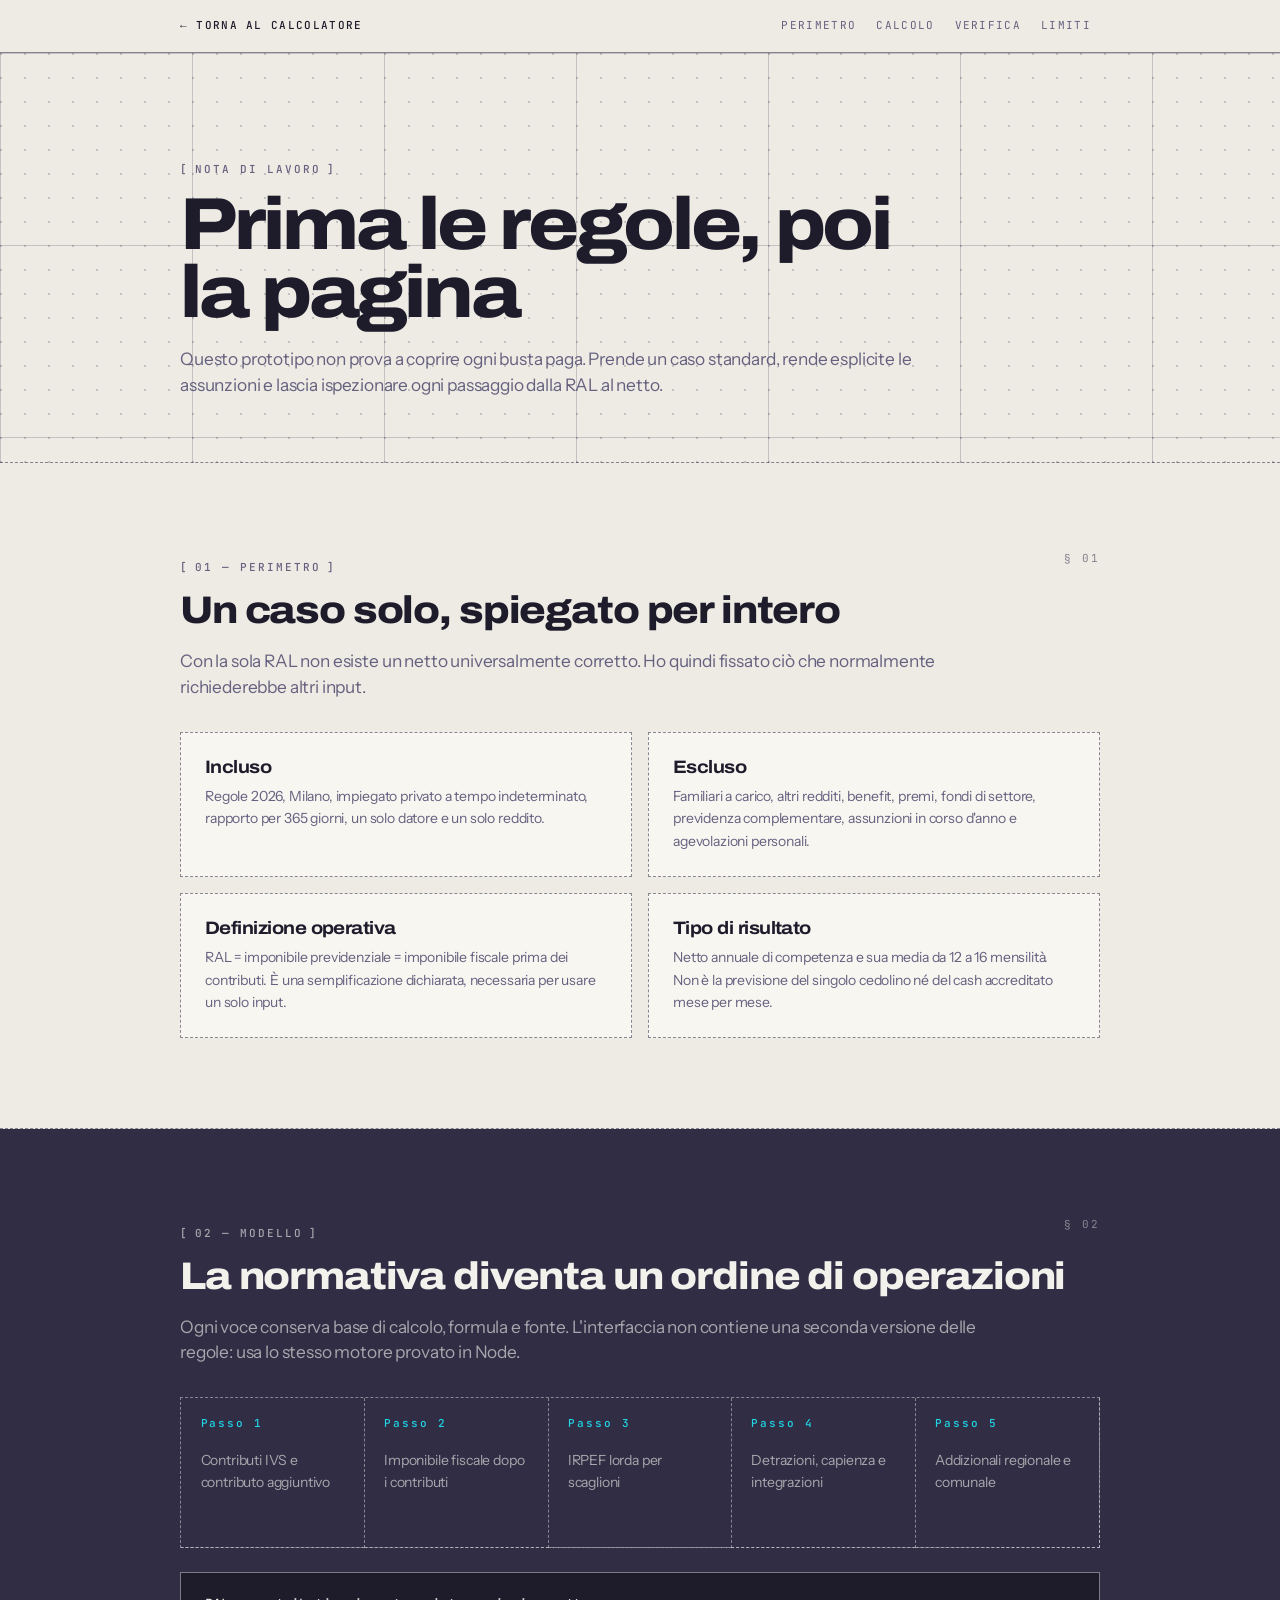
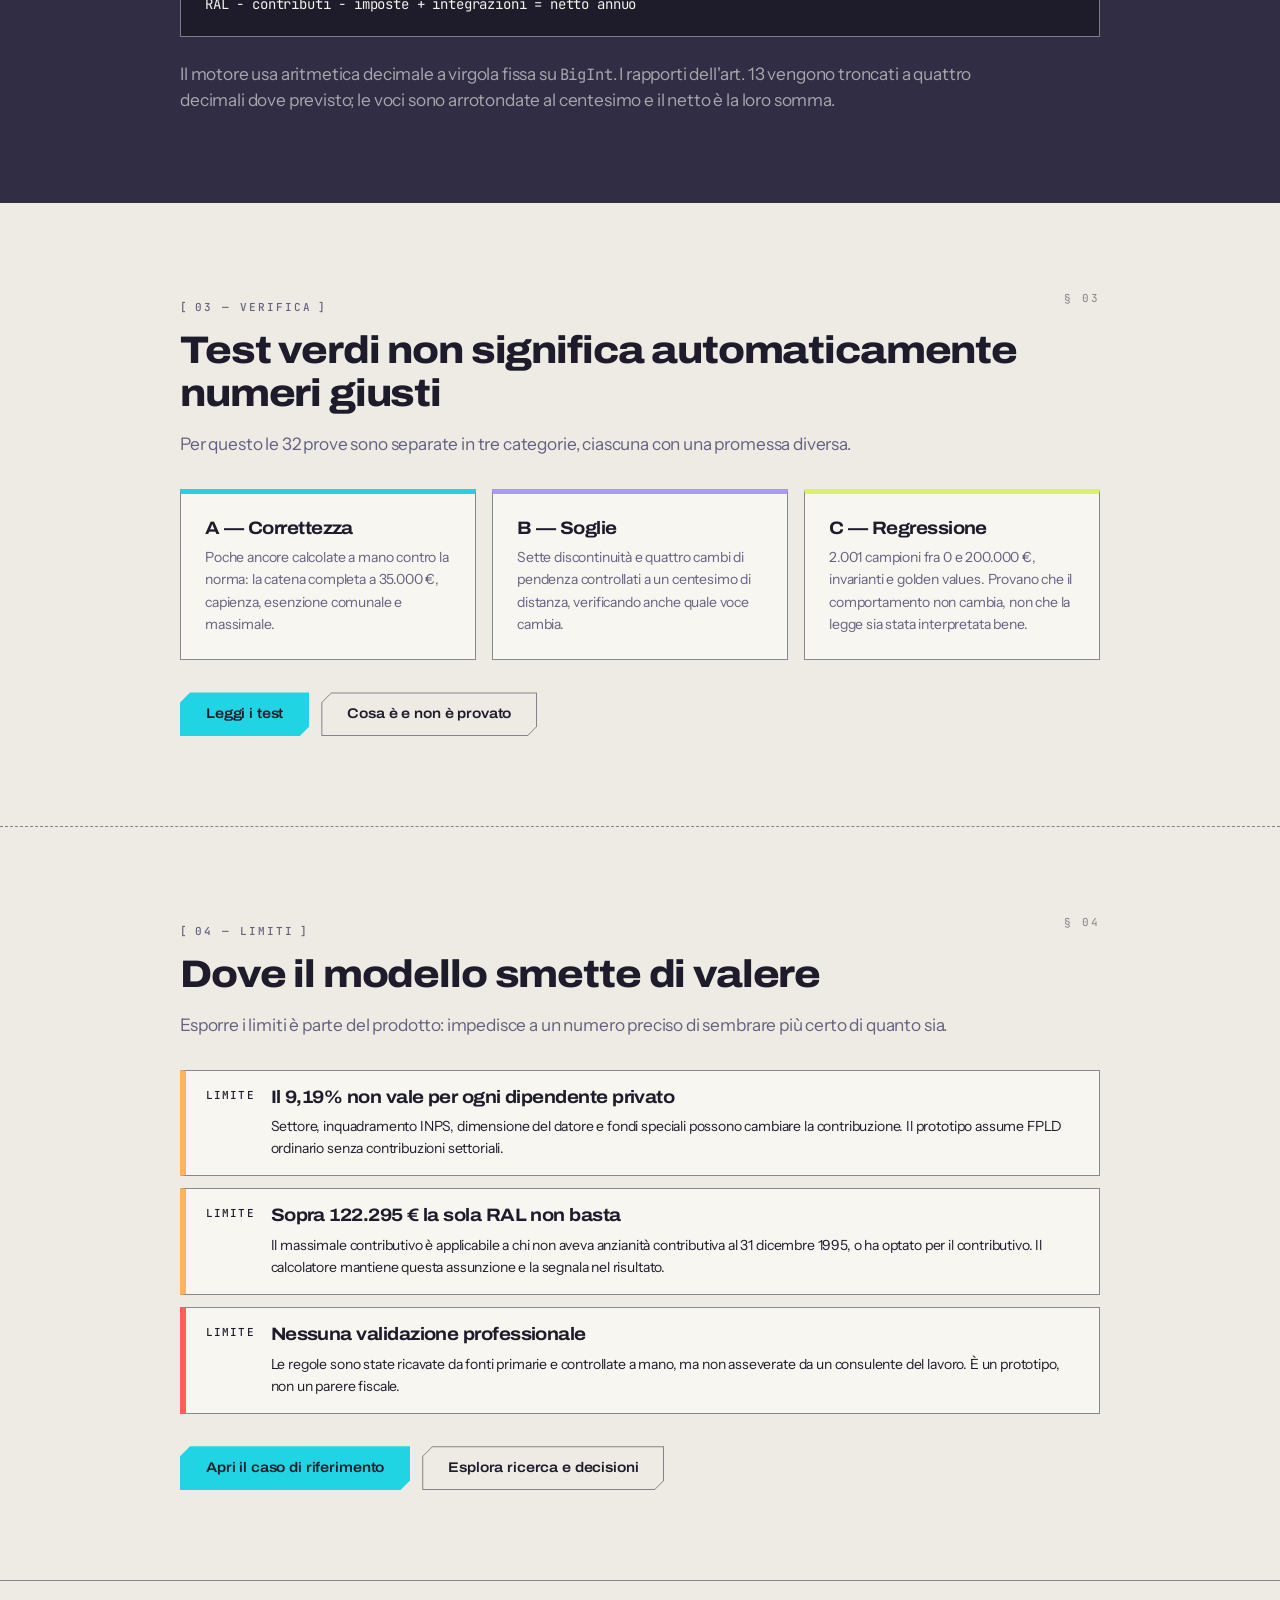
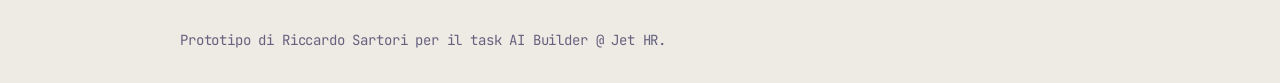
<file: prototipo/come-ho-lavorato.html>
<!doctype html>
<html lang="it">
<head>
<meta charset="utf-8">
<meta name="viewport" content="width=device-width, initial-scale=1">
<meta name="description" content="Assunzioni, metodo, calcolo e verifiche del prototipo Dove va la tua RAL.">
<title>Come ho costruito il calcolatore — Dove va la tua RAL</title>
<link rel="canonical" href="https://www.dovevalatuaral.com/come-ho-lavorato.html">
<meta property="og:url" content="https://www.dovevalatuaral.com/come-ho-lavorato.html">
<link rel="icon" href="data:image/svg+xml,%3Csvg%20xmlns%3D%27http%3A%2F%2Fwww.w3.org%2F2000%2Fsvg%27%20viewBox%3D%270%200%2032%2032%27%3E%3Cpath%20d%3D%27M6%200H32V26L26%2032H0V6Z%27%20fill%3D%27%231E1C2B%27%2F%3E%3Ctext%20x%3D%2716%27%20y%3D%2723%27%20font-family%3D%27system-ui%2Csans-serif%27%20font-size%3D%2719%27%20font-weight%3D%27700%27%20fill%3D%27%2321D4E3%27%20text-anchor%3D%27middle%27%3E%E2%82%AC%3C%2Ftext%3E%3C%2Fsvg%3E">
<link rel="stylesheet" href="draftsman.css">
<style>
/* La nota di lavoro — sopra i token Draftsman. Tenere draftsman.css accanto. */
.wrap{width:min(100% - (var(--gutter) * 2),920px);margin-inline:auto}
.top{position:sticky;top:0;z-index:40;padding:12px 0;
  background:color-mix(in srgb,var(--c-bone) 90%,transparent);backdrop-filter:blur(10px);
  border-bottom:var(--bw) solid var(--line-strong)}
.top .wrap{display:flex;justify-content:space-between;align-items:center;gap:var(--s-5)}
.back{text-decoration:none;font:500 var(--t-label)/1.6 var(--font-mono);
  letter-spacing:.12em;text-transform:uppercase}
.back:hover{color:var(--accent-text)}
header.hd{position:relative;padding:clamp(56px,8vw,110px) 0 clamp(40px,5vw,72px);
  background-image:radial-gradient(circle at 1px 1px,var(--line) 1px,transparent 0),
    linear-gradient(to right,var(--line) 1px,transparent 1px),
    linear-gradient(to bottom,var(--line) 1px,transparent 1px);
  background-size:24px 24px,192px 192px,192px 192px;
  border-bottom:var(--bw) dashed var(--line-strong)}
header.hd h1{margin:0 0 var(--s-5);max-width:14ch;font-size:clamp(2.6rem,6.4vw,4.6rem);
  letter-spacing:var(--ls-display);line-height:var(--lh-tight)}
header.hd p{margin:0;max-width:62ch;font-size:var(--t-lead);line-height:1.5;color:var(--fg-muted)}
section{position:relative;padding:clamp(48px,7vw,96px) 0;
  border-bottom:var(--bw) dashed var(--line-strong);scroll-margin-top:70px}
section.ink{border-bottom-color:transparent}
section .wrap{position:relative}
section .no{position:absolute;top:0;right:0;font:400 var(--t-label)/1 var(--font-mono);
  letter-spacing:var(--ls-label);color:var(--line-strong)}
h2{margin:0 0 var(--s-4)}
h3{font-size:var(--t-h4);font-weight:700;margin:0 0 var(--s-2)}
.lead{margin:0 0 var(--s-8);max-width:70ch}
/* quattro schede in due colonne: a tre per riga l'ultima resta orfana */
#perimetro .grid{grid-template-columns:repeat(2,minmax(0,1fr))}
@media(max-width:640px){#perimetro .grid{grid-template-columns:1fr}}
/* i cinque passi: schede che condividono le hairline, come sul foglio di disegno */
.flow{display:grid;gap:0;border:var(--bw) dashed var(--line-strong);
  grid-template-columns:repeat(auto-fit,minmax(170px,1fr))}
.flow .step{border:0;border-right:var(--bw) dashed var(--line-strong);
  border-bottom:var(--bw) dashed var(--line-strong);margin:-0.5px;padding:var(--s-5);
  min-height:150px;display:flex;flex-direction:column;gap:var(--s-5)}
.flow .step b{font:500 var(--t-label)/1 var(--font-mono);letter-spacing:var(--ls-label);
  color:var(--accent-text)}
.flow .step span{font-size:var(--t-sm);color:var(--fg-muted)}
.equation{margin:var(--s-6) 0;padding:var(--s-5) var(--s-6);overflow:auto;white-space:nowrap;
  border:var(--bw) solid var(--line-strong);background:var(--bg-sunken);
  font:400 var(--t-sm)/1.6 var(--font-mono)}
.links{display:flex;gap:var(--s-3);flex-wrap:wrap;margin-top:var(--s-8)}
.limit+.limit{margin-top:var(--s-3)}
.card p{margin:0;color:var(--fg-muted);font-size:var(--t-sm)}
code{font-family:var(--font-mono);font-size:.9em}
@media(max-width:720px){.top .nav{display:none}.flow .step{min-height:0}}
</style>
</head>
<body>
<nav class="top" aria-label="Navigazione"><div class="wrap"><a class="back" href="index.html">← Torna al calcolatore</a><div class="nav"><a href="#perimetro">Perimetro</a><a href="#calcolo">Calcolo</a><a href="#verifica">Verifica</a><a href="#limiti">Limiti</a></div></div></nav>
<main>
<header class="hd"><div class="wrap"><div class="eyebrow">Nota di lavoro</div><h1>Prima le regole, poi la pagina</h1><p>Questo prototipo non prova a coprire ogni busta paga. Prende un caso standard, rende esplicite le assunzioni e lascia ispezionare ogni passaggio dalla RAL al netto.</p></div></header>

<section id="perimetro"><div class="wrap"><span class="no">§ 01</span><div class="eyebrow">01 — Perimetro</div><h2>Un caso solo, spiegato per intero</h2><p class="lead">Con la sola RAL non esiste un netto universalmente corretto. Ho quindi fissato ciò che normalmente richiederebbe altri input.</p><div class="grid grid--2">
<article class="card card--dashed"><h3>Incluso</h3><p>Regole 2026, Milano, impiegato privato a tempo indeterminato, rapporto per 365 giorni, un solo datore e un solo reddito.</p></article>
<article class="card card--dashed"><h3>Escluso</h3><p>Familiari a carico, altri redditi, benefit, premi, fondi di settore, previdenza complementare, assunzioni in corso d'anno e agevolazioni personali.</p></article>
<article class="card card--dashed"><h3>Definizione operativa</h3><p>RAL = imponibile previdenziale = imponibile fiscale prima dei contributi. È una semplificazione dichiarata, necessaria per usare un solo input.</p></article>
<article class="card card--dashed"><h3>Tipo di risultato</h3><p>Netto annuale di competenza e sua media da 12 a 16 mensilità. Non è la previsione del singolo cedolino né del cash accreditato mese per mese.</p></article>
</div></div></section>

<section id="calcolo" class="ink on-ink"><div class="wrap"><span class="no">§ 02</span><div class="eyebrow">02 — Modello</div><h2>La normativa diventa un ordine di operazioni</h2><p class="lead">Ogni voce conserva base di calcolo, formula e fonte. L'interfaccia non contiene una seconda versione delle regole: usa lo stesso motore provato in Node.</p><div class="flow">
<div class="step"><b>Passo 1</b><span>Contributi IVS e contributo aggiuntivo</span></div><div class="step"><b>Passo 2</b><span>Imponibile fiscale dopo i contributi</span></div><div class="step"><b>Passo 3</b><span>IRPEF lorda per scaglioni</span></div><div class="step"><b>Passo 4</b><span>Detrazioni, capienza e integrazioni</span></div><div class="step"><b>Passo 5</b><span>Addizionali regionale e comunale</span></div>
</div><p class="equation">RAL − contributi − imposte + integrazioni = netto annuo</p><p class="lead" style="margin-bottom:0">Il motore usa aritmetica decimale a virgola fissa su <code>BigInt</code>. I rapporti dell'art. 13 vengono troncati a quattro decimali dove previsto; le voci sono arrotondate al centesimo e il netto è la loro somma.</p></div></section>

<section id="verifica"><div class="wrap"><span class="no">§ 03</span><div class="eyebrow">03 — Verifica</div><h2>Test verdi non significa automaticamente numeri giusti</h2><p class="lead">Per questo le 32 prove sono separate in tre categorie, ciascuna con una promessa diversa.</p><div class="grid grid--3">
<article class="card" style="border-top-width:5px;border-top-color:var(--c-flux)"><h3>A — Correttezza</h3><p>Poche ancore calcolate a mano contro la norma: la catena completa a 35.000 €, capienza, esenzione comunale e massimale.</p></article>
<article class="card" style="border-top-width:5px;border-top-color:var(--c-peri)"><h3>B — Soglie</h3><p>Sette discontinuità e quattro cambi di pendenza controllati a un centesimo di distanza, verificando anche quale voce cambia.</p></article>
<article class="card" style="border-top-width:5px;border-top-color:var(--c-citron)"><h3>C — Regressione</h3><p>2.001 campioni fra 0 e 200.000 €, invarianti e golden values. Provano che il comportamento non cambia, non che la legge sia stata interpretata bene.</p></article>
</div><div class="links"><a class="btn btn--primary" href="https://github.com/ricca91/dovevalatuaral.com/blob/main/prototipo/motore.test.js">Leggi i test</a><a class="btn btn--ghost" href="https://github.com/ricca91/dovevalatuaral.com/blob/main/processo/verifica.md">Cosa è e non è provato</a></div></div></section>

<section id="limiti" style="border-bottom:0"><div class="wrap"><span class="no">§ 04</span><div class="eyebrow">04 — Limiti</div><h2>Dove il modello smette di valere</h2><p class="lead">Esporre i limiti è parte del prodotto: impedisce a un numero preciso di sembrare più certo di quanto sia.</p>
<div class="callout callout--warn limit"><span class="callout__mark">Limite</span><div><h3>Il 9,19% non vale per ogni dipendente privato</h3><p>Settore, inquadramento INPS, dimensione del datore e fondi speciali possono cambiare la contribuzione. Il prototipo assume FPLD ordinario senza contribuzioni settoriali.</p></div></div>
<div class="callout callout--warn limit"><span class="callout__mark">Limite</span><div><h3>Sopra 122.295 € la sola RAL non basta</h3><p>Il massimale contributivo è applicabile a chi non aveva anzianità contributiva al 31 dicembre 1995, o ha optato per il contributivo. Il calcolatore mantiene questa assunzione e la segnala nel risultato.</p></div></div>
<div class="callout callout--err limit"><span class="callout__mark">Limite</span><div><h3>Nessuna validazione professionale</h3><p>Le regole sono state ricavate da fonti primarie e controllate a mano, ma non asseverate da un consulente del lavoro. È un prototipo, non un parere fiscale.</p></div></div>
<div class="links"><a class="btn btn--primary" href="index.html?ral=35.000&m=13&calc=1">Apri il caso di riferimento</a><a class="btn btn--ghost" href="https://github.com/ricca91/dovevalatuaral.com/tree/main/processo">Esplora ricerca e decisioni</a></div>
</div></section>
</main><footer class="footer"><div class="wrap mono">Prototipo di Riccardo Sartori per il task AI Builder @ Jet HR.</div></footer>
</body></html>
</file>
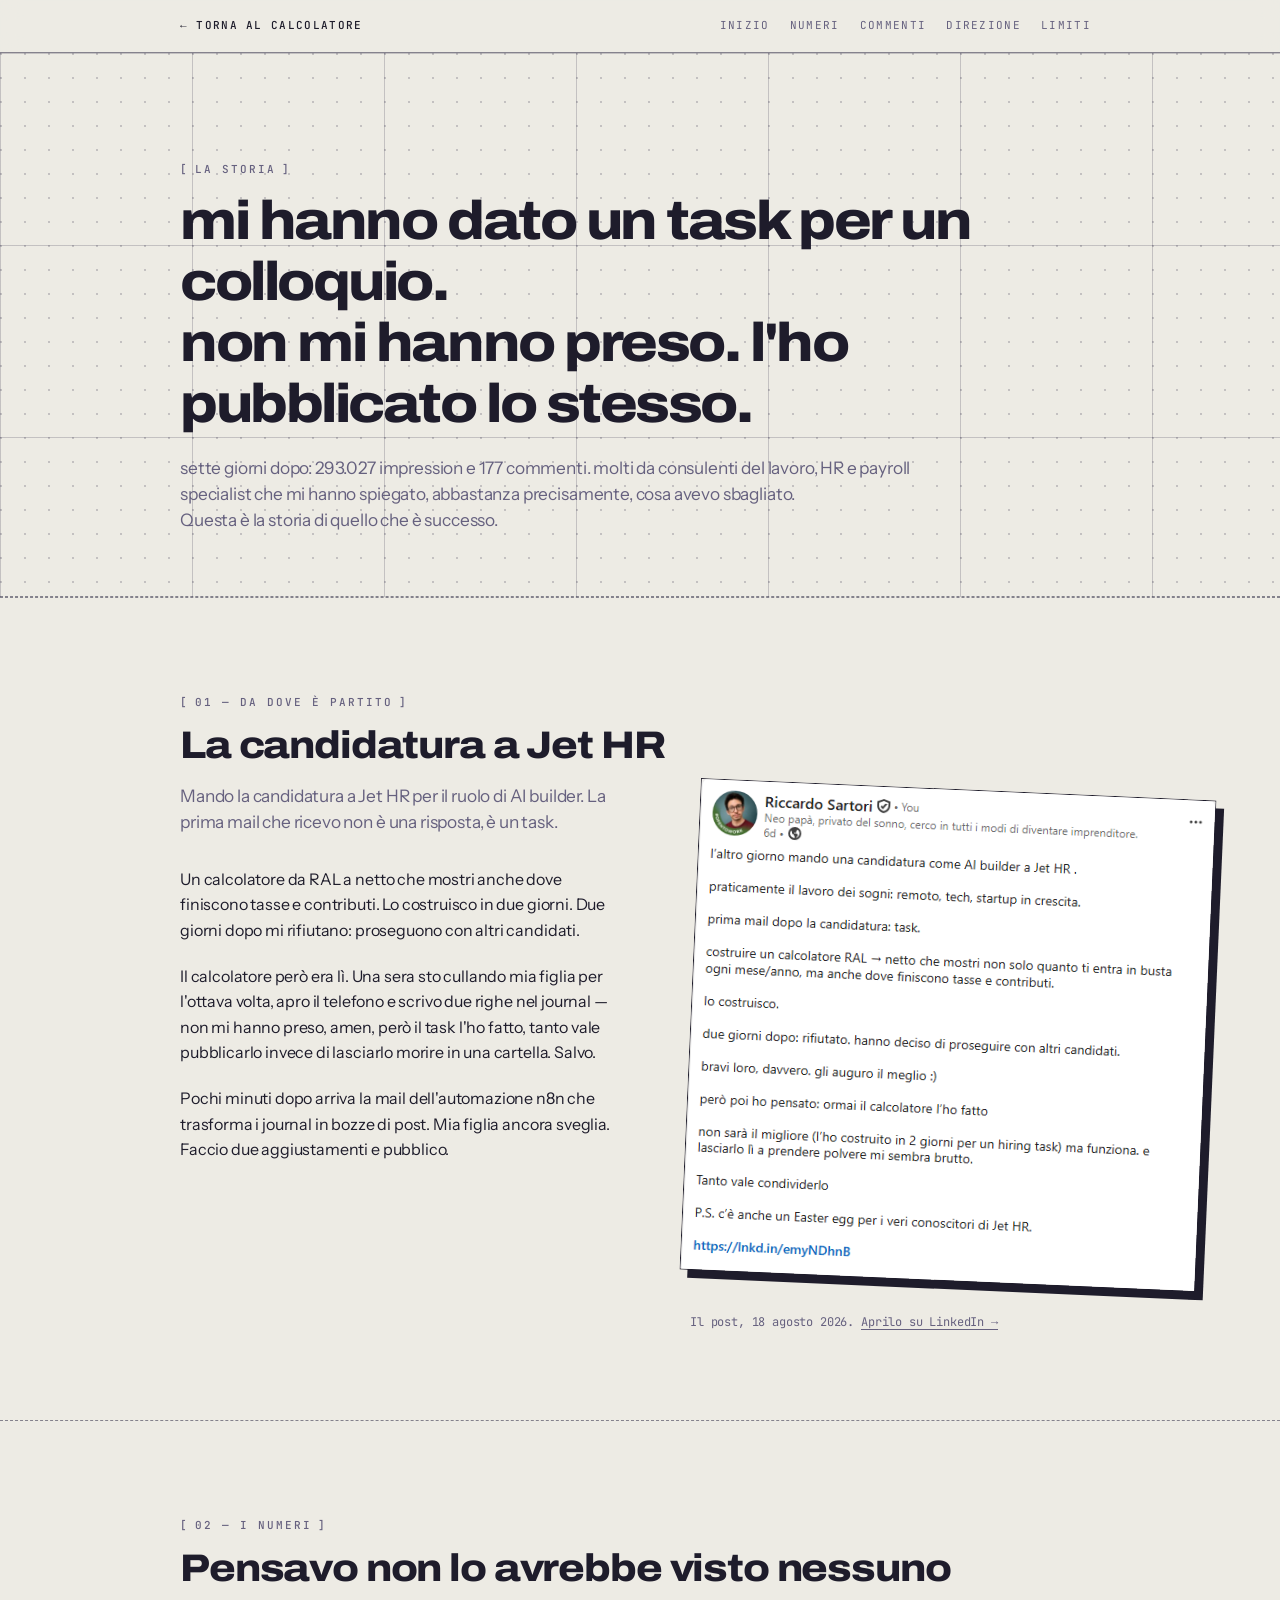
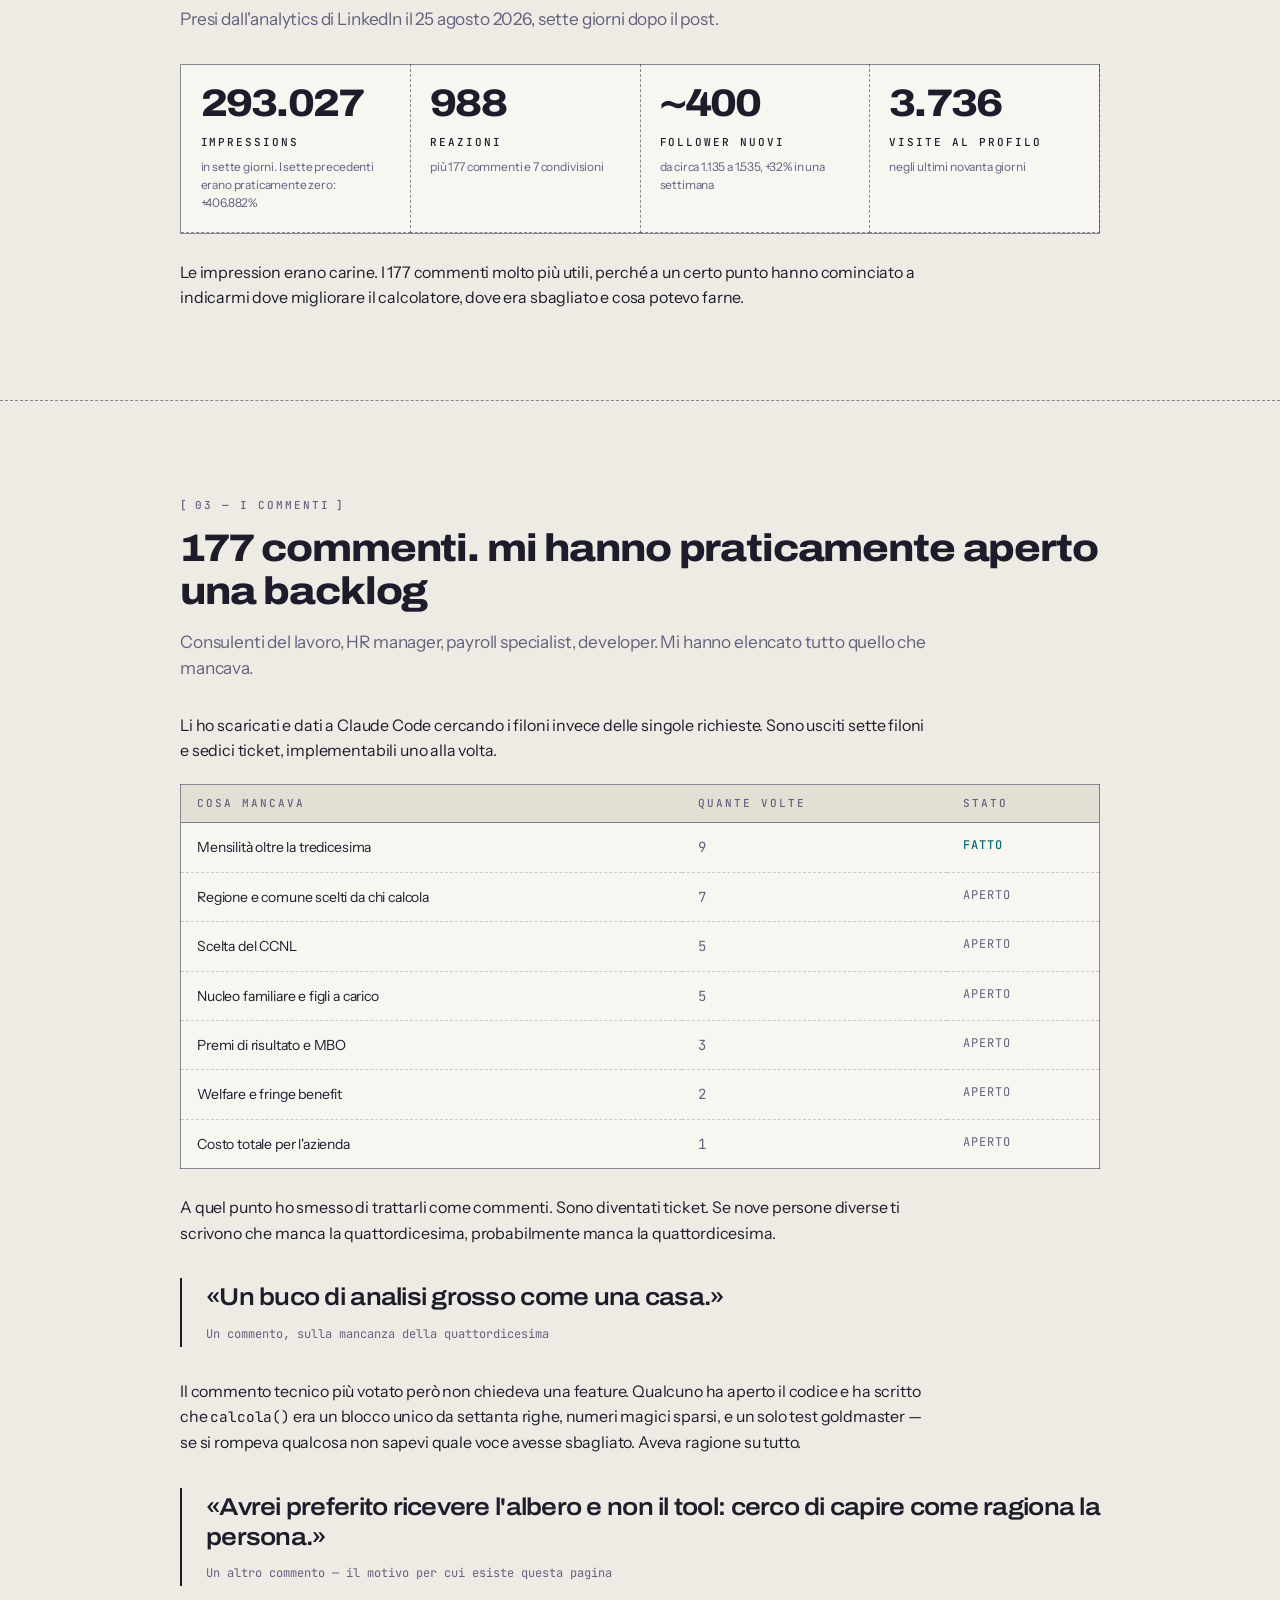
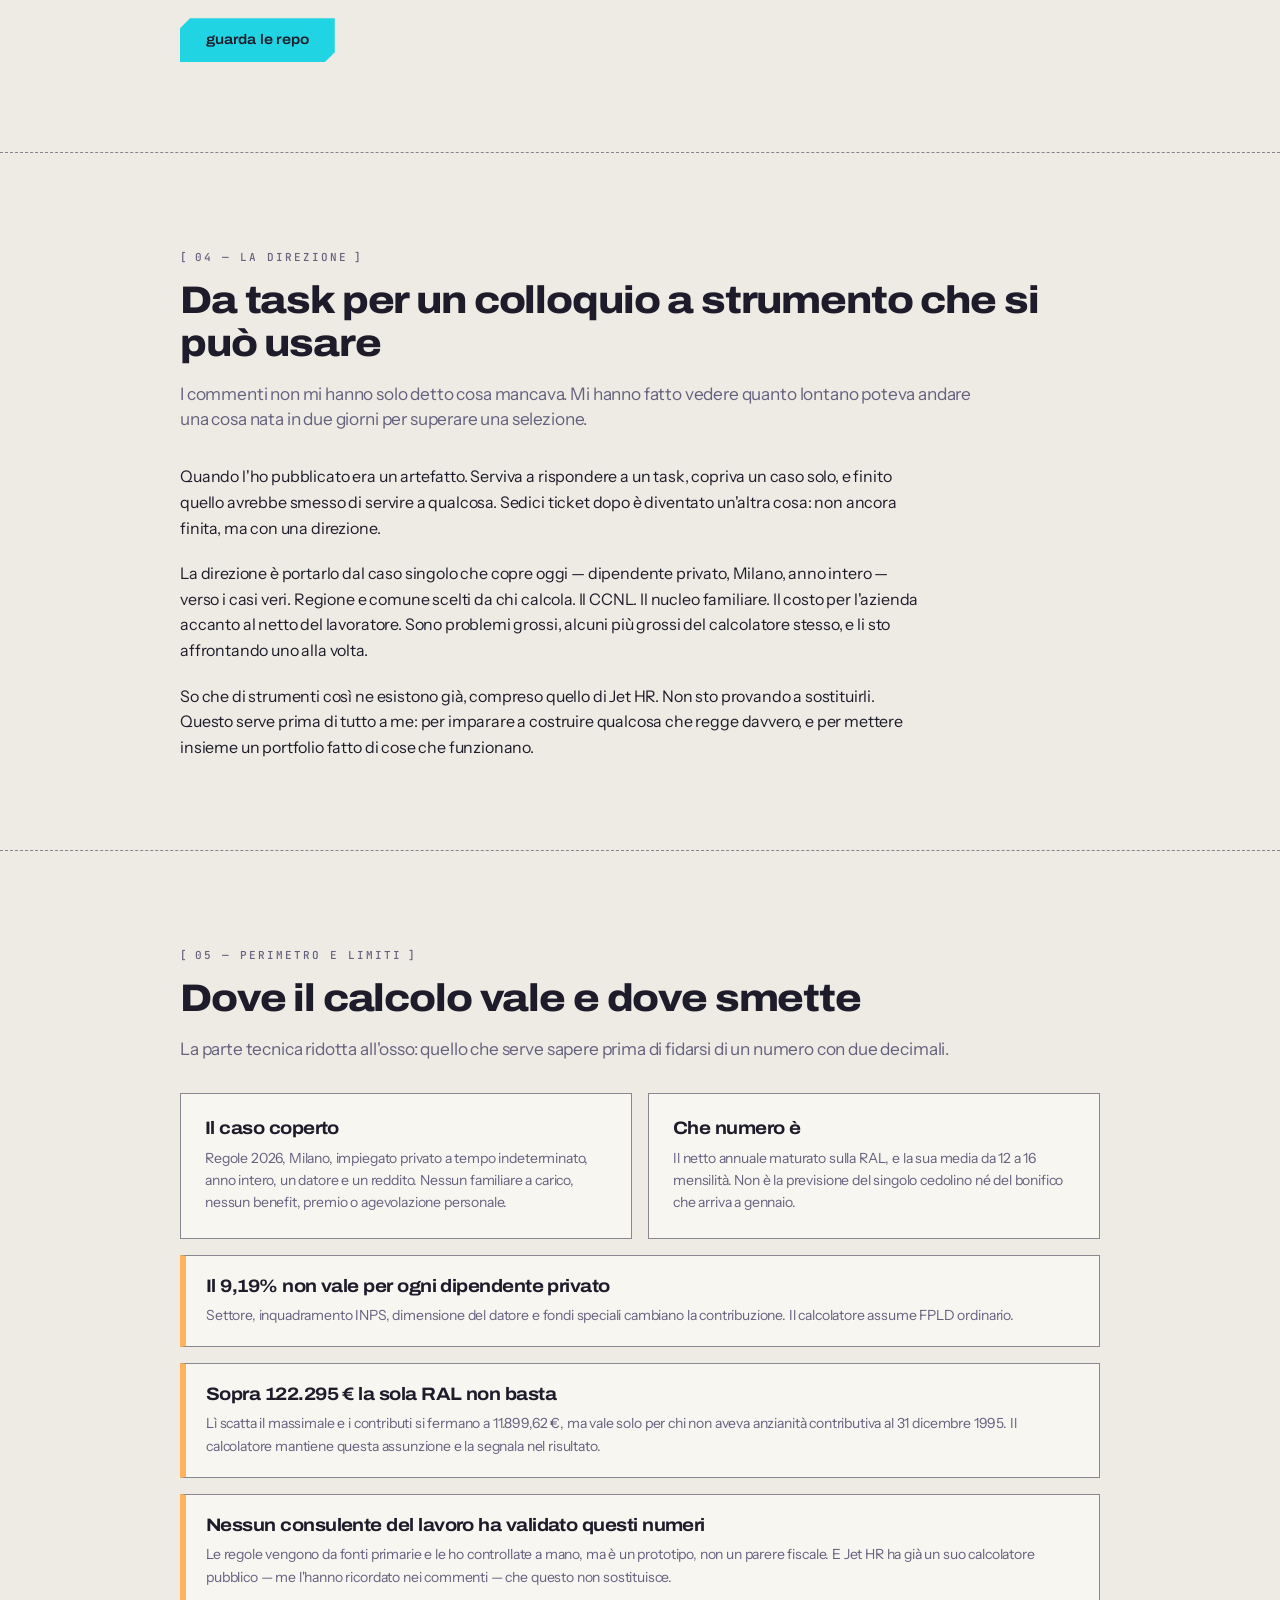
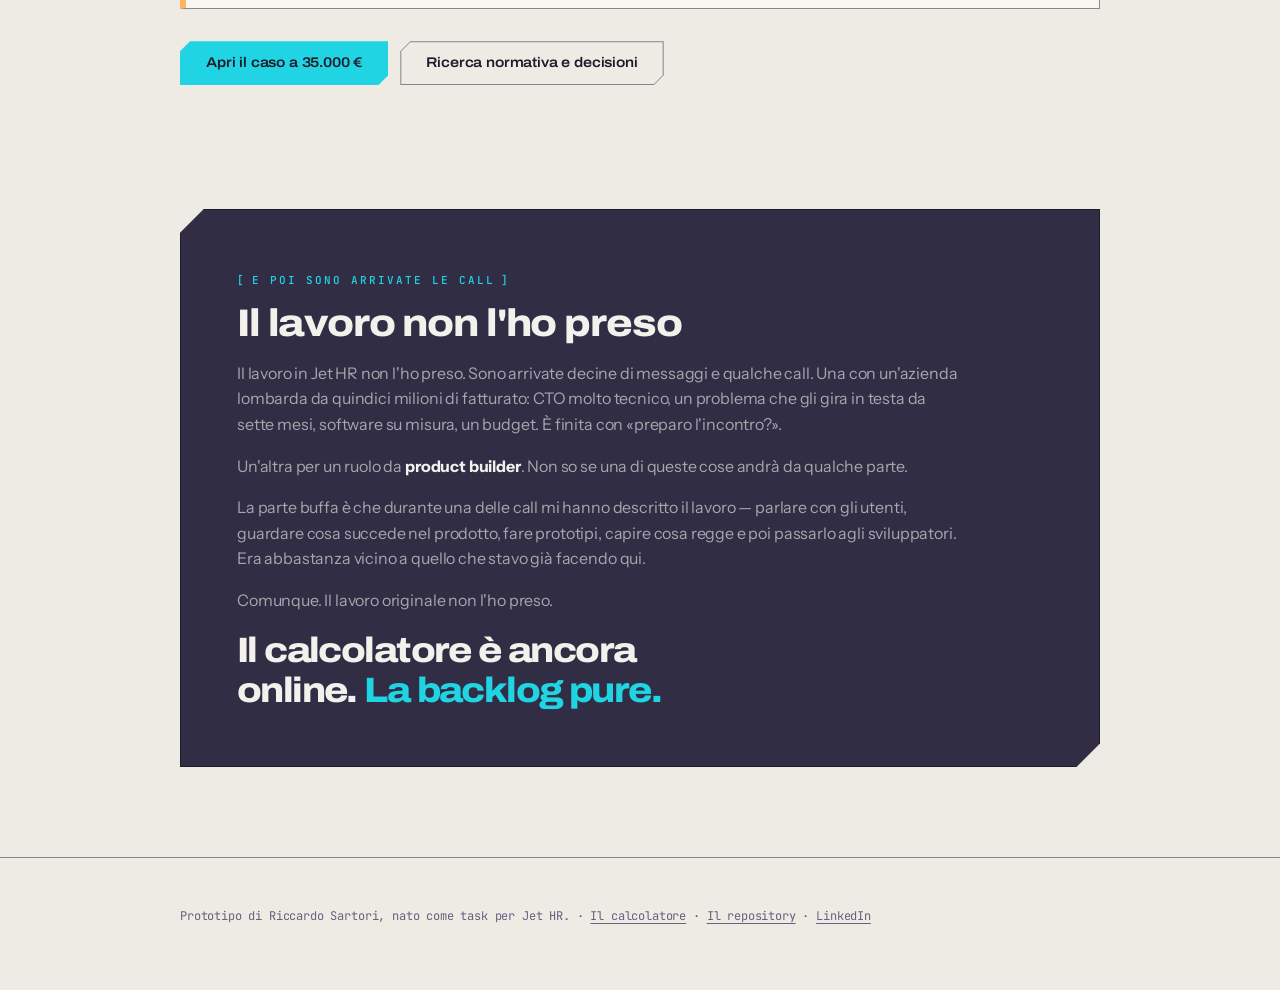
<file: prototipo/la-storia.html>
<!doctype html>
<html lang="it">
<head>
<meta charset="utf-8">
<meta name="viewport" content="width=device-width, initial-scale=1">
<meta name="description" content="Un hiring task rifiutato, pubblicato lo stesso. 293.027 impressions, 177 commenti, sedici ticket. Cosa è successo al calcolatore Dove va la tua RAL.">
<title>La storia — Dove va la tua RAL</title>
<link rel="canonical" href="https://www.dovevalatuaral.com/la-storia.html">
<meta property="og:url" content="https://www.dovevalatuaral.com/la-storia.html">
<link rel="icon" href="data:image/svg+xml,%3Csvg%20xmlns%3D%27http%3A%2F%2Fwww.w3.org%2F2000%2Fsvg%27%20viewBox%3D%270%200%2032%2032%27%3E%3Cpath%20d%3D%27M6%200H32V26L26%2032H0V6Z%27%20fill%3D%27%231E1C2B%27%2F%3E%3Ctext%20x%3D%2716%27%20y%3D%2723%27%20font-family%3D%27system-ui%2Csans-serif%27%20font-size%3D%2719%27%20font-weight%3D%27700%27%20fill%3D%27%2321D4E3%27%20text-anchor%3D%27middle%27%3E%E2%82%AC%3C%2Ftext%3E%3C%2Fsvg%3E">
<link rel="stylesheet" href="draftsman.css">
<style>
/* La storia — sopra i token Draftsman. Tenere draftsman.css accanto. */
.wrap{width:min(100% - (var(--gutter) * 2),920px);margin-inline:auto}
.top{position:sticky;top:0;z-index:40;padding:12px 0;
  background:color-mix(in srgb,var(--c-bone) 90%,transparent);backdrop-filter:blur(10px);
  border-bottom:var(--bw) solid var(--line-strong)}
.top .wrap{display:flex;justify-content:space-between;align-items:center;gap:var(--s-5)}
.back{text-decoration:none;font:500 var(--t-label)/1.6 var(--font-mono);
  letter-spacing:.12em;text-transform:uppercase}
.back:hover{color:var(--accent-text)}
.nav{display:flex;gap:2px}
.nav a{padding:5px 9px;text-decoration:none;font:400 var(--t-label)/1.6 var(--font-mono);
  letter-spacing:.12em;text-transform:uppercase;color:var(--fg-muted)}
.nav a:hover{background:var(--c-flux);color:var(--c-graphite)}

/* l'intestazione sta sulla carta a griglia, come le altre due pagine */
header.hd{position:relative;padding:clamp(52px,8vw,104px) 0 clamp(36px,5vw,64px);
  background-image:radial-gradient(circle at 1px 1px,var(--line) 1px,transparent 0),
    linear-gradient(to right,var(--line) 1px,transparent 1px),
    linear-gradient(to bottom,var(--line) 1px,transparent 1px);
  background-size:24px 24px,192px 192px,192px 192px;
  border-bottom:var(--bw) dashed var(--line-strong)}
header .eyebrow,.section-eye{display:inline-flex;align-items:center;gap:.55em;
  margin:0 0 var(--s-4);font:500 var(--t-label)/1 var(--font-mono);
  letter-spacing:var(--ls-label);text-transform:uppercase;color:var(--fg-muted)}
header .eyebrow::before,.section-eye::before{content:"["}
header .eyebrow::after,.section-eye::after{content:"]"}
h1{margin:0 0 var(--s-5);max-width:none;font-size:clamp(2rem,4.6vw,3.4rem);
  line-height:var(--lh-snug);letter-spacing:var(--ls-display)}
header p{margin:0;max-width:66ch;font-size:var(--t-lead);line-height:1.5;color:var(--fg-muted)}

section{padding:clamp(48px,7vw,92px) 0;border-top:var(--bw) dashed var(--line-strong);
  scroll-margin-top:70px}
h2{margin:0 0 var(--s-4)}
h3{font-size:var(--t-h4);font-weight:700;margin:0 0 var(--s-2)}
.lede{font-size:var(--t-lead);line-height:1.5;color:var(--fg-muted);max-width:68ch;margin:0 0 var(--s-8)}
.para{max-width:68ch;margin:0 0 var(--s-5)}
.note{font-size:var(--t-sm);color:var(--fg-muted);max-width:68ch;margin:var(--s-4) 0 0}
.stato{font:500 var(--t-label)/1 var(--font-mono);letter-spacing:var(--ls-label);
  text-transform:uppercase;color:var(--accent-text);margin:var(--s-3) 0 0}

.grid{display:grid;grid-template-columns:repeat(2,minmax(0,1fr));gap:var(--s-4)}
.card{border:var(--bw) solid var(--line-strong);background:var(--bg-raised);padding:var(--s-6)}
.card p{margin:0;color:var(--fg-muted);font-size:var(--t-sm)}
.limit{border:var(--bw) solid var(--line-strong);border-left-width:6px;
  border-left-color:var(--c-amber);background:var(--bg-raised);padding:var(--s-5);
  margin-top:var(--s-4)}
.limit p{margin:var(--s-2) 0 0;color:var(--fg-muted);font-size:var(--t-sm)}

/* i quattro numeri di LinkedIn: schede che condividono le hairline */
.stats{display:grid;gap:0;border:var(--bw) solid var(--line-strong);background:var(--bg-raised);
  grid-template-columns:repeat(4,minmax(0,1fr))}
.stat{padding:var(--s-5);border-right:var(--bw) dashed var(--line-strong);
  border-bottom:var(--bw) dashed var(--line-strong);margin:-0.5px}
.stat b{display:block;font-family:var(--font-display);font-weight:800;font-stretch:var(--wdth);
  font-size:clamp(1.7rem,3.2vw,2.4rem);letter-spacing:var(--ls-display);line-height:1;
  margin-bottom:var(--s-3);font-variant-numeric:tabular-nums}
.stat span{display:block;font:500 var(--t-label)/1.4 var(--font-mono);
  letter-spacing:var(--ls-label);text-transform:uppercase}
.stat i{display:block;font-style:normal;font-size:var(--t-xs);color:var(--fg-muted);
  margin-top:var(--s-2);line-height:1.5}

table{width:100%;border-collapse:collapse;border:var(--bw) solid var(--line-strong);
  background:var(--bg-raised);font-size:var(--t-sm);margin:0}
th{text-align:left;padding:11px 16px;background:var(--bg-sunken);
  font:500 var(--t-label)/1.4 var(--font-mono);letter-spacing:var(--ls-label);
  text-transform:uppercase;color:var(--fg-muted);white-space:nowrap;
  border-bottom:var(--bw) solid var(--line-strong)}
td{text-align:left;padding:13px 16px;border-bottom:var(--bw) dashed var(--line);vertical-align:top}
tr:last-child td{border-bottom:0}
td.n{font-family:var(--font-mono);font-variant-numeric:tabular-nums;white-space:nowrap;
  color:var(--fg-muted)}
td.s{white-space:nowrap;font:400 var(--t-xs)/1.6 var(--font-mono);text-transform:uppercase;
  letter-spacing:.08em}
td.s.fatto{color:var(--accent-text);font-weight:500}
td.s.apre{color:var(--fg-muted)}

.quote{border-left:var(--bw-thick) solid var(--line-solid);padding:var(--s-1) 0 var(--s-1) var(--s-6);
  margin:var(--s-8) 0;font-family:var(--font-display);font-weight:600;font-stretch:var(--wdth);
  font-size:var(--t-h3);letter-spacing:var(--ls-heading);line-height:1.25;color:var(--fg)}
.quote cite{display:block;font-family:var(--font-mono);font-style:normal;font-weight:400;
  font-stretch:normal;font-size:var(--t-xs);letter-spacing:0;color:var(--fg-muted);
  margin-top:var(--s-3);line-height:1.5}

.links{display:flex;gap:var(--s-3);flex-wrap:wrap;margin-top:var(--s-8)}
.button{--ch:var(--ch-md);position:relative;isolation:isolate;
  display:inline-flex;align-items:center;justify-content:center;min-height:44px;padding:10px 26px;
  background:var(--c-flux);color:var(--c-graphite);text-decoration:none;white-space:nowrap;
  font-family:var(--font-display);font-size:var(--t-sm);font-weight:600;font-stretch:var(--wdth);
  clip-path:polygon(var(--ch) 0,100% 0,100% calc(100% - var(--ch)),calc(100% - var(--ch)) 100%,0 100%,0 var(--ch));
  transition:background var(--dur-1) var(--ease-mech)}
.button:hover{background:var(--c-citron)}
.button.alt{background:var(--line-strong);color:var(--fg)}
.button.alt::before{content:"";position:absolute;inset:1px;z-index:-1;background:var(--bg);
  --ch:calc(var(--ch-md) - 1px);
  clip-path:polygon(var(--ch) 0,100% 0,100% calc(100% - var(--ch)),calc(100% - var(--ch)) 100%,0 100%,0 var(--ch));
  transition:background var(--dur-1) var(--ease-mech)}
.button.alt:hover{background:var(--c-graphite);color:var(--c-graphite)}
.button.alt:hover::before{background:var(--c-citron)}

.cmd{font:400 var(--t-sm)/1.7 var(--font-mono);background:var(--c-graphite);color:var(--c-fog);
  border:var(--bw) solid var(--line-strong);padding:var(--s-4) var(--s-5);overflow:auto;
  white-space:nowrap;margin:var(--s-6) 0 0}
.cmd b{color:var(--c-flux);font-weight:400}

/* la foto del post: niente raggio, niente sfocatura — ombra a offset duro */
.post{margin:var(--s-8) 0 0;max-width:552px}
.post img{display:block;width:100%;height:auto;border:var(--bw) solid var(--line-solid);
  background:var(--bg-raised)}
.post figcaption{font-size:var(--t-xs);color:var(--fg-muted);margin:var(--s-3) 0 0;line-height:1.5;
  font-family:var(--font-mono)}
#innesco{overflow-x:clip}
#innesco .colonne{display:grid;grid-template-columns:minmax(0,1fr) 440px;gap:var(--s-12);
  align-items:start}
#innesco .colonne .lede,#innesco .colonne .para{max-width:none}
/* --fuga: quanto la foto cresce nel margine destro. --scivolo: quanto ci scivola dentro.
   Entrambe si annullano da sole quando il margine non c'è più. */
#innesco .post{--fuga:clamp(0px,calc((100vw - 920px)/2 - 30px),76px);
  --scivolo:clamp(0px,calc((100vw - 920px)/2 - 106px),30px);position:sticky;top:96px;
  max-width:none;width:calc(100% + var(--fuga));margin:6px 0 0 var(--scivolo)}
/* ruota la foto, non la didascalia: una riga di testo storta sembra un errore */
#innesco .post img{box-shadow:var(--lift-lg) var(--line-solid);transform:rotate(2.5deg)}
#innesco .post figcaption{margin-top:var(--s-8)}
@media(max-width:900px){#innesco .colonne{grid-template-columns:1fr;gap:0}
  #innesco .post{position:static;width:100%;max-width:552px;margin:var(--s-8) 0 0}
  #innesco .post img{transform:rotate(2deg)}}

/* la coda è la sezione inchiostro: una sola per pagina */
.coda{padding:clamp(28px,5vw,56px);margin-top:var(--s-2);
  --bg:var(--c-graphite-2);--bg-raised:var(--c-graphite-3);--bg-sunken:var(--c-graphite);
  --fg:var(--c-fog);--fg-muted:rgba(242,241,236,.62);--line:var(--line-on-ink);
  --line-strong:var(--line-on-ink-strong);--line-solid:var(--c-fog);--accent-text:var(--c-flux);
  background:var(--bg);color:var(--fg);
  border:var(--bw) solid var(--c-graphite);
  clip-path:polygon(var(--ch-xl) 0,100% 0,100% calc(100% - var(--ch-xl)),
    calc(100% - var(--ch-xl)) 100%,0 100%,0 var(--ch-xl))}
.coda .section-eye{color:var(--c-flux)}
.coda h2{color:var(--c-fog);margin-top:0}
.coda p{color:var(--fg-muted);max-width:66ch}
.coda strong{color:var(--c-fog)}
.coda p.punch{font-family:var(--font-display);font-weight:800;font-stretch:var(--wdth);
  font-size:clamp(1.5rem,3vw,2.2rem);line-height:1.15;letter-spacing:var(--ls-display);
  color:var(--c-fog);max-width:20ch;margin-bottom:0}
.coda p.punch em{font-style:normal;color:var(--c-flux)}

footer{padding:var(--s-12) 0 var(--s-16);border-top:var(--bw) solid var(--line-strong);
  font:400 var(--t-xs)/1.7 var(--font-mono);color:var(--fg-muted)}
code{font-family:var(--font-mono);font-size:.9em}
@media(max-width:720px){
  .nav{display:none}
  .grid{grid-template-columns:1fr}
  .stats{grid-template-columns:repeat(2,minmax(0,1fr))}
  table{font-size:var(--t-xs)}
  th,td{padding:11px 10px}
  th:nth-child(2){font-size:0}
  th:nth-child(2)::after{content:"N.";font-size:var(--t-label)}
}
</style>
</head>
<body>
<nav class="top" aria-label="Navigazione"><div class="wrap"><a class="back" href="index.html">← Torna al calcolatore</a><div class="nav"><a href="#innesco">Inizio</a><a href="#numeri">Numeri</a><a href="#commenti">Commenti</a><a href="#direzione">Direzione</a><a href="#limiti">Limiti</a></div></div></nav>
<main>

<header class="hd"><div class="wrap">
<div class="eyebrow">La storia</div>
<h1>mi hanno dato un task per un colloquio.<br>non mi hanno preso. l'ho pubblicato lo stesso.</h1>
<p>sette giorni dopo: 293.027 impression e 177 commenti. molti da consulenti del lavoro, HR e payroll specialist che mi hanno spiegato, abbastanza precisamente, cosa avevo sbagliato.<br>Questa è la storia di quello che è successo.</p>
</div></header>

<section id="innesco"><div class="wrap">
<div class="section-eye">01 — Da dove è partito</div>
<h2>La candidatura a Jet HR</h2>
<div class="colonne"><div>
<p class="lede">Mando la candidatura a Jet HR per il ruolo di AI builder. La prima mail che ricevo non è una risposta, è un task.</p>
<p class="para">Un calcolatore da RAL a netto che mostri anche dove finiscono tasse e contributi. Lo costruisco in due giorni. Due giorni dopo mi rifiutano: proseguono con altri candidati.</p>
<p class="para">Il calcolatore però era lì. Una sera sto cullando mia figlia per l'ottava volta, apro il telefono e scrivo due righe nel journal — non mi hanno preso, amen, però il task l'ho fatto, tanto vale pubblicarlo invece di lasciarlo morire in una cartella. Salvo.</p>
<p class="para">Pochi minuti dopo arriva la mail dell'automazione n8n che trasforma i journal in bozze di post. Mia figlia ancora sveglia. Faccio due aggiustamenti e pubblico.</p>
</div>
<figure class="post"><img src="[data-uri]" alt="Il post LinkedIn del 18 agosto 2026: racconta la candidatura come AI builder a Jet HR, il task, il rifiuto dopo due giorni e la decisione di pubblicare il calcolatore lo stesso." width="551" height="525"><figcaption>Il post, 18 agosto 2026. <a href="https://www.linkedin.com/posts/riccsartori_dove-va-la-tua-ral-netto-2026-activity-7495589860154572801-31Jx">Aprilo su LinkedIn →</a></figcaption></figure>
</div>
</div></section>

<section id="numeri"><div class="wrap">
<div class="section-eye">02 — I numeri</div>
<h2>Pensavo non lo avrebbe visto nessuno</h2>
<p class="lede">Presi dall'analytics di LinkedIn il 25 agosto 2026, sette giorni dopo il post.</p>
<div class="stats">
<div class="stat"><b>293.027</b><span>Impressions</span><i>in sette giorni. I sette precedenti erano praticamente zero: +406.882%</i></div>
<div class="stat"><b>988</b><span>Reazioni</span><i>più 177 commenti e 7 condivisioni</i></div>
<div class="stat"><b>~400</b><span>Follower nuovi</span><i>da circa 1.135 a 1.535, +32% in una settimana</i></div>
<div class="stat"><b>3.736</b><span>Visite al profilo</span><i>negli ultimi novanta giorni</i></div>
</div>
<p class="para" style="margin-top:26px">Le impression erano carine. I 177 commenti molto più utili, perché a un certo punto hanno cominciato a indicarmi dove migliorare il calcolatore, dove era sbagliato e cosa potevo farne.</p>
</div></section>

<section id="commenti"><div class="wrap">
<div class="section-eye">03 — I commenti</div>
<h2>177 commenti. mi hanno praticamente aperto una backlog</h2>
<p class="lede">Consulenti del lavoro, HR manager, payroll specialist, developer. Mi hanno elencato tutto quello che mancava.</p>
<p class="para">Li ho scaricati e dati a Claude Code cercando i filoni invece delle singole richieste. Sono usciti sette filoni e sedici ticket, implementabili uno alla volta.</p>
<table>
<thead><tr><th>Cosa mancava</th><th>Quante volte</th><th>Stato</th></tr></thead>
<tbody>
<tr><td>Mensilità oltre la tredicesima</td><td class="n">9</td><td class="s fatto">fatto</td></tr>
<tr><td>Regione e comune scelti da chi calcola</td><td class="n">7</td><td class="s apre">aperto</td></tr>
<tr><td>Scelta del CCNL</td><td class="n">5</td><td class="s apre">aperto</td></tr>
<tr><td>Nucleo familiare e figli a carico</td><td class="n">5</td><td class="s apre">aperto</td></tr>
<tr><td>Premi di risultato e MBO</td><td class="n">3</td><td class="s apre">aperto</td></tr>
<tr><td>Welfare e fringe benefit</td><td class="n">2</td><td class="s apre">aperto</td></tr>
<tr><td>Costo totale per l'azienda</td><td class="n">1</td><td class="s apre">aperto</td></tr>
</tbody>
</table>
<p class="para" style="margin-top:26px">A quel punto ho smesso di trattarli come commenti. Sono diventati ticket. Se nove persone diverse ti scrivono che manca la quattordicesima, probabilmente manca la quattordicesima.</p>
<div class="quote">«Un buco di analisi grosso come una casa.»<cite>Un commento, sulla mancanza della quattordicesima</cite></div>
<p class="para">Il commento tecnico più votato però non chiedeva una feature. Qualcuno ha aperto il codice e ha scritto che <code>calcola()</code> era un blocco unico da settanta righe, numeri magici sparsi, e un solo test goldmaster — se si rompeva qualcosa non sapevi quale voce avesse sbagliato. Aveva ragione su tutto.</p>
<div class="quote">«Avrei preferito ricevere l'albero e non il tool: cerco di capire come ragiona la persona.»<cite>Un altro commento — il motivo per cui esiste questa pagina</cite></div>
<div class="links"><a class="button" href="https://github.com/ricca91/dovevalatuaral.com/issues">guarda le repo</a></div>
</div></section>

<section id="direzione"><div class="wrap">
<div class="section-eye">04 — La direzione</div>
<h2>Da task per un colloquio a strumento che si può usare</h2>
<p class="lede">I commenti non mi hanno solo detto cosa mancava. Mi hanno fatto vedere quanto lontano poteva andare una cosa nata in due giorni per superare una selezione.</p>
<p class="para">Quando l'ho pubblicato era un artefatto. Serviva a rispondere a un task, copriva un caso solo, e finito quello avrebbe smesso di servire a qualcosa. Sedici ticket dopo è diventato un'altra cosa: non ancora finita, ma con una direzione.</p>
<p class="para">La direzione è portarlo dal caso singolo che copre oggi — dipendente privato, Milano, anno intero — verso i casi veri. Regione e comune scelti da chi calcola. Il CCNL. Il nucleo familiare. Il costo per l'azienda accanto al netto del lavoratore. Sono problemi grossi, alcuni più grossi del calcolatore stesso, e li sto affrontando uno alla volta.</p>
<p class="para">So che di strumenti così ne esistono già, compreso quello di Jet HR. Non sto provando a sostituirli. Questo serve prima di tutto a me: per imparare a costruire qualcosa che regge davvero, e per mettere insieme un portfolio fatto di cose che funzionano.</p>
</div></section>

<section id="limiti"><div class="wrap">
<div class="section-eye">05 — Perimetro e limiti</div>
<h2>Dove il calcolo vale e dove smette</h2>
<p class="lede">La parte tecnica ridotta all'osso: quello che serve sapere prima di fidarsi di un numero con due decimali.</p>
<div class="grid">
<article class="card"><h3>Il caso coperto</h3><p>Regole 2026, Milano, impiegato privato a tempo indeterminato, anno intero, un datore e un reddito. Nessun familiare a carico, nessun benefit, premio o agevolazione personale.</p></article>
<article class="card"><h3>Che numero è</h3><p>Il netto annuale maturato sulla RAL, e la sua media da 12 a 16 mensilità. Non è la previsione del singolo cedolino né del bonifico che arriva a gennaio.</p></article>
</div>
<div class="limit"><h3>Il 9,19% non vale per ogni dipendente privato</h3><p>Settore, inquadramento INPS, dimensione del datore e fondi speciali cambiano la contribuzione. Il calcolatore assume FPLD ordinario.</p></div>
<div class="limit"><h3>Sopra 122.295 € la sola RAL non basta</h3><p>Lì scatta il massimale e i contributi si fermano a 11.899,62 €, ma vale solo per chi non aveva anzianità contributiva al 31 dicembre 1995. Il calcolatore mantiene questa assunzione e la segnala nel risultato.</p></div>
<div class="limit"><h3>Nessun consulente del lavoro ha validato questi numeri</h3><p>Le regole vengono da fonti primarie e le ho controllate a mano, ma è un prototipo, non un parere fiscale. E Jet HR ha già un suo calcolatore pubblico — me l'hanno ricordato nei commenti — che questo non sostituisce.</p></div>
<div class="links"><a class="button" href="index.html?ral=35.000&amp;m=13&amp;calc=1">Apri il caso a 35.000 €</a><a class="button alt" href="https://github.com/ricca91/dovevalatuaral.com/tree/main/processo">Ricerca normativa e decisioni</a></div>
</div></section>

<section style="border:0;padding-top:26px"><div class="wrap"><div class="coda">
<div class="section-eye">E poi sono arrivate le call</div>
<h2>Il lavoro non l'ho preso</h2>
<p>Il lavoro in Jet HR non l'ho preso. Sono arrivate decine di messaggi e qualche call. Una con un'azienda lombarda da quindici milioni di fatturato: CTO molto tecnico, un problema che gli gira in testa da sette mesi, software su misura, un budget. È finita con «preparo l'incontro?».</p>
<p>Un'altra per un ruolo da <strong>product builder</strong>. Non so se una di queste cose andrà da qualche parte.</p>
<p>La parte buffa è che durante una delle call mi hanno descritto il lavoro — parlare con gli utenti, guardare cosa succede nel prodotto, fare prototipi, capire cosa regge e poi passarlo agli sviluppatori. Era abbastanza vicino a quello che stavo già facendo qui.</p>
<p>Comunque. Il lavoro originale non l'ho preso.</p>
<p class="punch">Il calcolatore è ancora online. <em>La backlog pure.</em></p>
</div></div></section>

</main><footer><div class="wrap">Prototipo di Riccardo Sartori, nato come task per Jet HR. · <a href="index.html">Il calcolatore</a> · <a href="https://github.com/ricca91/dovevalatuaral.com">Il repository</a> · <a href="https://www.linkedin.com/in/riccsartori">LinkedIn</a></div></footer>
</body></html>
</file>
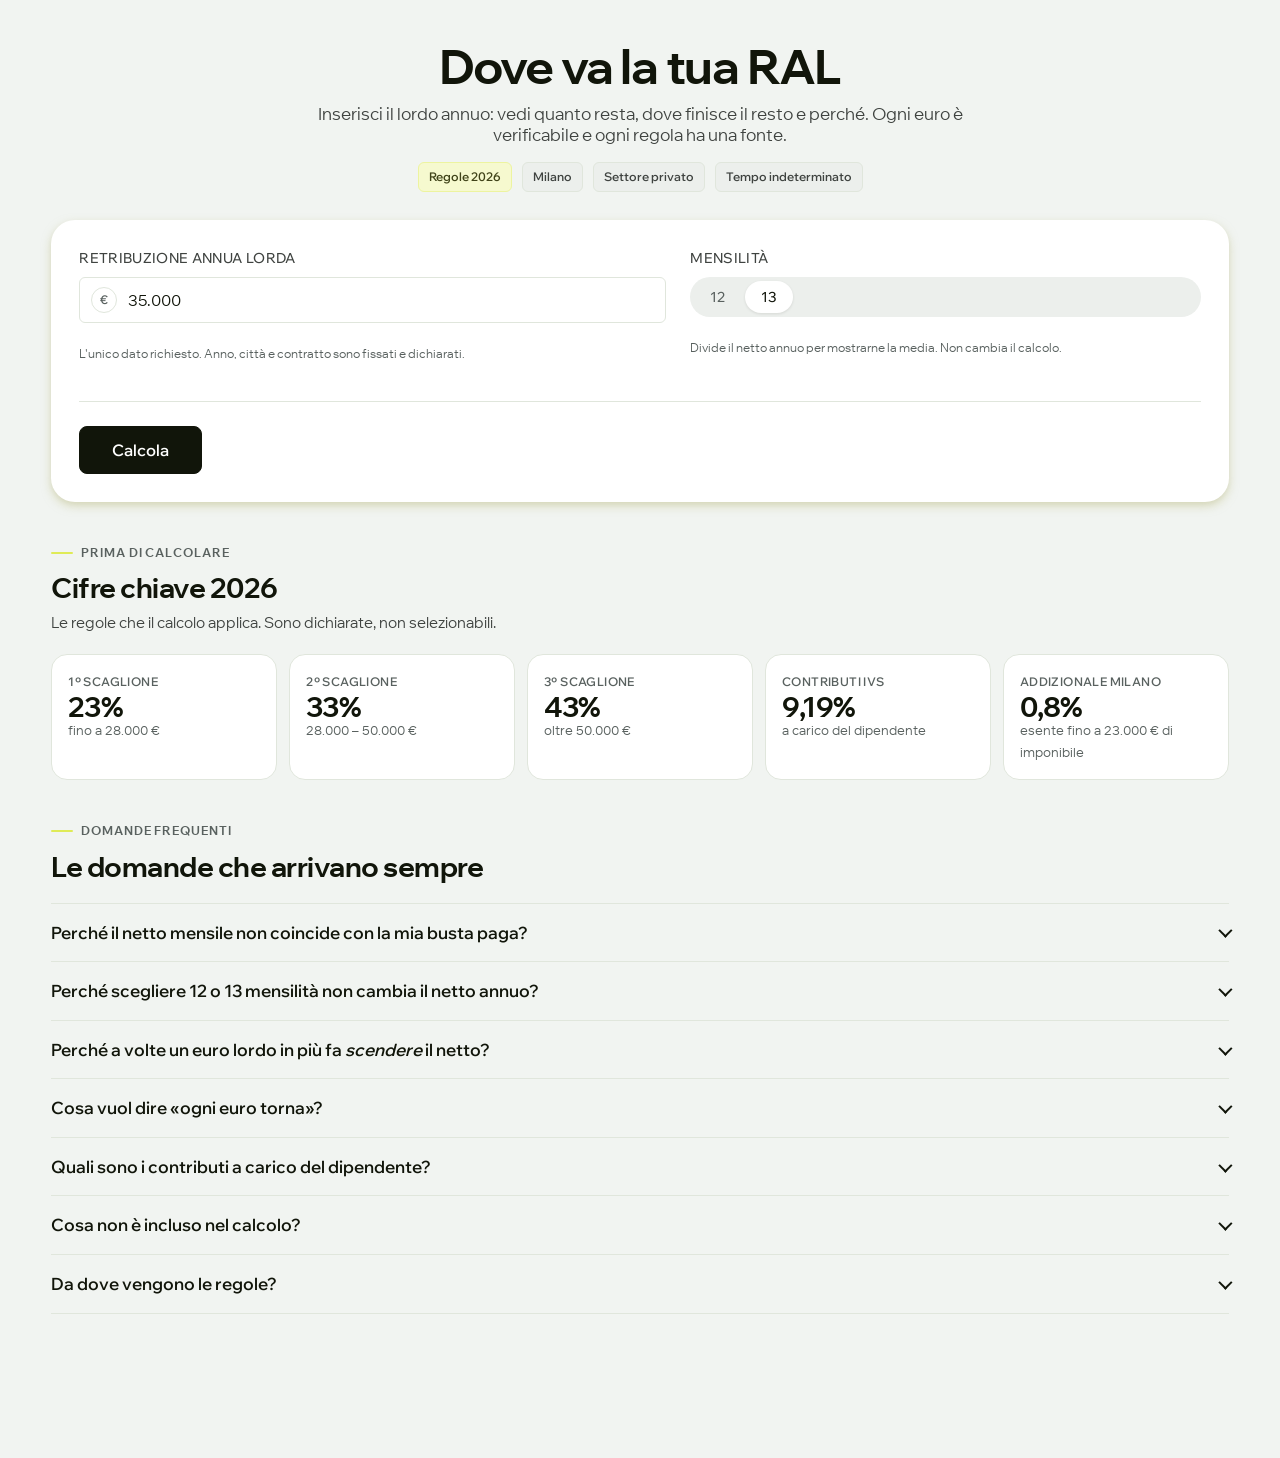
<file: docs/prototype/ia-ral-netto-v2.html>
<!doctype html>
<html lang="it">
<head>
<meta charset="utf-8">
<meta name="viewport" content="width=device-width, initial-scale=1">
<link rel="icon" href="data:image/svg+xml,%3Csvg xmlns='http://www.w3.org/2000/svg' viewBox='0 0 32 32'%3E%3Crect width='32' height='32' rx='7' fill='%2311150a'/%3E%3Ctext x='16' y='23' font-family='system-ui,sans-serif' font-size='19' font-weight='700' fill='%23c3e94d' text-anchor='middle'%3E%E2%82%AC%3C/text%3E%3C/svg%3E">
<title>Dove va la tua RAL — netto 2026</title>
<style>
@font-face{font-family:"WixmadeforDisplay";src:url([data-uri]) format("woff2");font-weight:400;font-style:normal;font-display:swap;}
@font-face{font-family:"WixmadeforDisplay";src:url([data-uri]) format("woff2");font-weight:500;font-style:normal;font-display:swap;}
@font-face{font-family:"WixmadeforDisplay";src:url([data-uri]) format("woff2");font-weight:600;font-style:normal;font-display:swap;}
@font-face{font-family:"WixmadeforDisplay";src:url([data-uri]) format("woff2");font-weight:700;font-style:normal;font-display:swap;}
/* ==========================================================================
   JET HR — DESIGN TOKENS
   --------------------------------------------------------------------------
   Ricostruiti dal sito di produzione www.jethr.com (build Webflow del
   10 ago 2026) leggendo i due bundle CSS pubblici e verificando i valori
   con gli stili calcolati nel browser.

   Il sistema originale ha tre strati. Qui sono tutti e tre, con gli stessi
   nomi dell'originale, piu' un quarto strato di alias corti (--jet-*) che e'
   quello da usare quando scrivi codice nuovo.

     1. REF   (--_ref---*)      le primitive. Palette grezza, scale numeriche.
                                Non usarle mai dentro un componente.
     2. SYS   (--_sys---*)      i ruoli. Cambiano da soli sui breakpoint.
                                Sono lo strato che rende il layout responsive
                                senza scrivere media query nei componenti.
     3. ALIAS (--jet-*)         nomi leggibili sopra REF e SYS. Usa questi.
     4. COMP  (--jet-btn-*, ...) misure fissate dei componenti, prese dal sito.

   Lo strato --_semanthic---* esiste nel CSS originale ma e' tutto #f0f
   (placeholder mai riempiti): non e' stato riportato. Vedi jethr-anatomia.md.
   ========================================================================== */


/* ==========================================================================
   0. FONT
   Wix Madefor Display, quattro pesi. I file .woff2 sono quelli serviti dal
   CDN di Jet HR, scaricati in ./fonts per far girare tutto offline.
   La seconda url e' il fallback sul CDN originale.
   ========================================================================== */







/* ==========================================================================
   1. REF — PRIMITIVE
   ========================================================================== */

:root {

  /* --- 1.1 Base ------------------------------------------------------ */
  --_ref---color--base--black: #11150a;   /* nero Jet: verde-nero, non #000 */
  --_ref---color--base--white: #fff;

  /* --- 1.2 Grigi (scala calda, tirata verso l'oliva) ------------------ */
  --_ref---color--gray-scale--050: #e7e8e7;
  --_ref---color--gray-scale--100: #cfd0ce;
  --_ref---color--gray-scale--200: #b8b9b6;
  --_ref---color--gray-scale--300: #a0a19d;
  --_ref---color--gray-scale--400: #888a85;
  --_ref---color--gray-scale--500: #70736c;
  --_ref---color--gray-scale--600: #585b54;
  --_ref---color--gray-scale--700: #41443b;
  --_ref---color--gray-scale--800: #292c23;
  --_ref---color--gray-scale--900: #11150a;
  --_ref---color--gray-scale--950: #0e1108;

  /* Grigi freddi, usati solo dai componenti applicativi (Element Plus) */
  --_ref---color--light-gray--050: #f4f4f5;
  --_ref---color--light-gray--100: #e9e9eb;
  --_ref---color--light-gray--200: #dedfe0;
  --_ref---color--light-gray--300: #c7c9cc;
  --_ref---color--light-gray--400: #b1b3b8;
  --_ref---color--light-gray--500: #909399;
  --_ref---color--light-gray--600: #73767a;

  /* --- 1.3 Fondali chiari (fill) -------------------------------------- */
  --_ref---color--fill--200: #fcfffa;
  --_ref---color--fill--300: #fbfcfb;
  --_ref---color--fill--400: #f8faf5;
  --_ref---color--fill--500: #f1f4f1;   /* il beige-verde delle sezioni */
  --_ref---color--fill--600: #ecefec;
  --_ref---color--fill--700: #dce0da;

  /* --- 1.4 Fondali scuri (footer, sezioni nere) ----------------------- */
  --_ref---color--dark-fill--200: #1d1f1d;
  --_ref---color--dark-fill--300: #1a1c1a;
  --_ref---color--dark-fill--400: #171917;
  --_ref---color--dark-fill--500: #141614;
  --_ref---color--dark-fill--600: #111311;
  --_ref---color--dark-fill--700: #0f100f;

  /* --- 1.5 Bordi ------------------------------------------------------ */
  --_ref---color--border--200: #f8fcf2;
  --_ref---color--border--300: #eef5eb;
  --_ref---color--border--400: #e6ede4;
  --_ref---color--border--500: #e0e6dc;   /* bordo di default */
  --_ref---color--border--600: #d9ded4;
  --_ref---color--border--700: #cfd6cd;   /* bordo marcato (bottoni) */

  /* --- 1.6 Testo ------------------------------------------------------ */
  --_ref---color--text--primary: #11150a;
  --_ref---color--text--regular: #3f4340;
  --_ref---color--text--secondary: #59615f;
  --_ref---color--text--placeholder: #59615f;
  --_ref---color--text--disabled: #bcc0bd;

  /* --- 1.7 Lime: il colore del marchio -------------------------------- */
  --_ref---color--lime--200: #fcfdee;
  --_ref---color--lime--300: #f6f9cf;
  --_ref---color--lime--400: #edf49f;   /* --jet-lime nel codice React */
  --_ref---color--lime--500: #dfeb57;   /* lime pieno */
  --_ref---color--lime--600: #404319;   /* testo su lime */

  /* --- 1.8 Accenti ----------------------------------------------------- */
  --_ref---color--acqua--200: #ecfefb;
  --_ref---color--acqua--300: #bdf4ec;
  --_ref---color--acqua--400: #46d7c1;
  --_ref---color--acqua--500: #0bb098;
  --_ref---color--acqua--600: #007261;

  --_ref---color--blue--200: #ebf5ff;
  --_ref---color--blue--300: #b2dbff;
  --_ref---color--blue--400: #6fb7f6;
  --_ref---color--blue--500: #0f8eff;
  --_ref---color--blue--600: #00305c;

  --_ref---color--green--200: #f5f9ef;
  --_ref---color--green--300: #e3eed0;
  --_ref---color--green--400: #c6dda1;
  --_ref---color--green--500: #9cc35a;
  --_ref---color--green--600: #313b20;

  --_ref---color--magenta--200: #ffebef;
  --_ref---color--magenta--300: #ffb2c5;
  --_ref---color--magenta--400: #ff809e;
  --_ref---color--magenta--500: #f44972;
  --_ref---color--magenta--600: #b01f42;

  --_ref---color--orange--200: #ffeceb;
  --_ref---color--orange--300: #ffb7b2;
  --_ref---color--orange--400: #ff8780;
  --_ref---color--orange--500: #ff483d;
  --_ref---color--orange--600: #e02015;

  --_ref---color--violet--200: #eeebff;
  --_ref---color--violet--300: #c5bdf5;
  --_ref---color--violet--400: #8779d9;
  --_ref---color--violet--500: #4330b2;
  --_ref---color--violet--600: #231575;

  --_ref---color--purple--200: #fdf4ff;
  --_ref---color--purple--300: #fbe8ff;
  --_ref---color--purple--400: #f6d0fe;
  --_ref---color--purple--500: #ba24d5;
  --_ref---color--purple--600: #821890;

  --_ref---color--brown--200: #efebe9;
  --_ref---color--brown--300: #d7ccc8;
  --_ref---color--brown--400: #bcaaa4;
  --_ref---color--brown--500: #6d4c41;
  --_ref---color--brown--600: #4e342e;

  /* --- 1.9 Stati (palette Element Plus, usata nel prodotto) ----------- */
  --_ref---color--success--050: #f0f9eb;
  --_ref---color--success--100: #e1f3d8;
  --_ref---color--success--200: #d1edc4;
  --_ref---color--success--300: #b3e09c;
  --_ref---color--success--400: #95d475;
  --_ref---color--success--500: #67c23a;
  --_ref---color--success--600: #529b2e;
  --_ref---color--success--700: #3e7423;
  --_ref---color--success--800: #294e17;
  --_ref---color--success--900: #15270c;

  --_ref---color--warning--050: #fcf6ec;
  --_ref---color--warning--100: #faecd8;
  --_ref---color--warning--200: #f8e3c5;
  --_ref---color--warning--300: #f2d09d;
  --_ref---color--warning--400: #eebe77;
  --_ref---color--warning--500: #e6a23c;
  --_ref---color--warning--600: #b88230;
  --_ref---color--warning--700: #8a6124;
  --_ref---color--warning--800: #5c4118;
  --_ref---color--warning--900: #2e200c;

  --_ref---color--danger--050: #fef0f0;
  --_ref---color--danger--100: #fde2e2;
  --_ref---color--danger--200: #fcd3d3;
  --_ref---color--danger--300: #fab5b5;
  --_ref---color--danger--400: #f89898;
  --_ref---color--danger--500: #f56c6c;
  --_ref---color--danger--600: #c45656;
  --_ref---color--danger--700: #934141;
  --_ref---color--danger--800: #622b2b;
  --_ref---color--danger--900: #311616;

  /* --- 1.10 Tipografia ------------------------------------------------ */
  --_ref---fonts--headings: WixmadeforDisplay, sans-serif;
  --_ref---fonts--paragraph: WixmadeforDisplay, sans-serif;
  --_ref---fonts--call-to-action: WixmadeforDisplay, sans-serif;

  --_ref---font-weight--paragraph: 400;
  --_ref---font-weight--paragraph-m: 500;
  --_ref---font-weight--span: 500;
  --_ref---font-weight--cta: 500;
  --_ref---font-weight--headings: 600;
  --_ref---font-weight--headings-bold: 700;

  --_ref---font-size--10: .625rem;
  --_ref---font-size--11: .6875rem;
  --_ref---font-size--12: .75rem;
  --_ref---font-size--13: .8125rem;
  --_ref---font-size--14: .875rem;
  --_ref---font-size--16: 1rem;
  --_ref---font-size--18: 1.125rem;
  --_ref---font-size--20: 1.25rem;
  --_ref---font-size--24: 1.5rem;
  --_ref---font-size--28: 1.75rem;
  --_ref---font-size--32: 2rem;
  --_ref---font-size--40: 2.5rem;
  --_ref---font-size--48: 3rem;
  --_ref---font-size--56: 3.5rem;
  --_ref---font-size--64: 4rem;
  --_ref---font-size--72: 4.5rem;
  --_ref---font-size--80: 5rem;

  --_ref---letter-spacing--4xs: -2px;
  --_ref---letter-spacing--3xs: -1px;
  --_ref---letter-spacing--2xs: -.5px;
  --_ref---letter-spacing--xs: -.25px;
  --_ref---letter-spacing--none: 0px;
  --_ref---letter-spacing--s: .25px;
  --_ref---letter-spacing--m: .5px;
  --_ref---letter-spacing--lg: 1px;
  --_ref---letter-spacing--xl: 2px;

  /* --- 1.11 Spaziature ------------------------------------------------ */
  --_ref---spacing--none: 0rem;
  --_ref---spacing--2:   .125rem;
  --_ref---spacing--3:   .1875rem;
  --_ref---spacing--4:   .25rem;
  --_ref---spacing--6:   .375rem;
  --_ref---spacing--8:   .5rem;
  --_ref---spacing--10:  .625rem;
  --_ref---spacing--12:  .75rem;
  --_ref---spacing--14:  .875rem;
  --_ref---spacing--16:  1rem;
  --_ref---spacing--18:  1.125rem;
  --_ref---spacing--20:  1.25rem;
  --_ref---spacing--24:  1.5rem;
  --_ref---spacing--28:  1.75rem;
  --_ref---spacing--32:  2rem;
  --_ref---spacing--40:  2.5rem;
  --_ref---spacing--48:  3rem;
  --_ref---spacing--56:  3.5rem;
  --_ref---spacing--64:  4rem;
  --_ref---spacing--72:  4.5rem;
  --_ref---spacing--80:  5rem;
  --_ref---spacing--96:  6rem;
  --_ref---spacing--104: 6.5rem;
  --_ref---spacing--112: 7rem;
  --_ref---spacing--128: 8rem;
  --_ref---spacing--160: 10rem;
  --_ref---spacing--192: 12rem;
  --_ref---spacing--224: 14rem;
  --_ref---spacing--256: 16rem;

  /* --- 1.12 Raggi ------------------------------------------------------ */
  --_ref---radius--none: 0rem;
  --_ref---radius--2:  .125rem;
  --_ref---radius--4:  .25rem;
  --_ref---radius--6:  .375rem;
  --_ref---radius--8:  .5rem;
  --_ref---radius--10: .625rem;
  --_ref---radius--12: .75rem;
  --_ref---radius--16: 1rem;
  --_ref---radius--20: 1.25rem;
  --_ref---radius--24: 1.5rem;
  --_ref---radius--32: 2rem;
  --_ref---radius--40: 2.5rem;
  --_ref---radius--48: 3rem;
  --_ref---radius--full: 999px;

  /* --- 1.13 Spessori bordo -------------------------------------------- */
  --_ref---border--brd-05: .5px;
  --_ref---border--brd-1:  1px;
  --_ref---border--brd-15: 1.5px;
  --_ref---border--brd-2:  2px;

  /* --- 1.14 Icone ------------------------------------------------------ */
  --_ref---icon-size--14: .875rem;
  --_ref---icon-size--16: 1rem;
  --_ref---icon-size--20: 1.25rem;
  --_ref---icon-size--24: 1.5rem;
  --_ref---icon-size--28: 1.75rem;
  --_ref---icon-size--32: 2rem;
  --_ref---icon-size--48: 3rem;
  --_ref---icon-size--56: 3.5rem;
}


/* ==========================================================================
   2. SYS — RUOLI RESPONSIVE
   Stessa variabile, valore diverso per breakpoint. Un componente che scrive
   padding: var(--_sys---spacing--m) si rimpicciolisce da solo sul telefono.
   Breakpoint originali: base (>=992px), <=991px, <=767px.
   ========================================================================== */

:root {
  /* Contenitore */
  --_sys---wrapper--max-w: 1440px;
  --_sys---wrapper--width: 90%;
  --_sys---wrapper--padding-h: 0rem;

  /* Corpo del testo */
  --_sys---font-size--display-lg: var(--_ref---font-size--80);
  --_sys---font-size--heading-1:  var(--_ref---font-size--64);
  --_sys---font-size--heading-2:  var(--_ref---font-size--48);
  --_sys---font-size--heading-3:  var(--_ref---font-size--32);
  --_sys---font-size--heading-4:  var(--_ref---font-size--28);
  --_sys---font-size--heading-5:  var(--_ref---font-size--24);
  --_sys---font-size--sub-1:      var(--_ref---font-size--20);
  --_sys---font-size--sub-2:      var(--_ref---font-size--18);
  --_sys---font-size--body:       var(--_ref---font-size--18);
  --_sys---font-size--body-s:     var(--_ref---font-size--16);
  --_sys---font-size--body-xs:    var(--_ref---font-size--14);
  --_sys---font-size--label:      var(--_ref---font-size--14);
  --_sys---font-size--label-s:    var(--_ref---font-size--12);

  /* Interlinea: 110% sui titoli, 120% sui sottotitoli, 140% sul corpo */
  --_sys---line-height--display-lg: calc(var(--_sys---font-size--display-lg) * 1.1);
  --_sys---line-height--heading-1:  calc(var(--_sys---font-size--heading-1) * 1.1);
  --_sys---line-height--heading-2:  calc(var(--_sys---font-size--heading-2) * 1.1);
  --_sys---line-height--heading-3:  calc(var(--_sys---font-size--heading-3) * 1.1);
  --_sys---line-height--heading-4:  calc(var(--_sys---font-size--heading-4) * 1.1);
  --_sys---line-height--heading-5:  calc(var(--_sys---font-size--heading-5) * 1.1);
  --_sys---line-height--sub-1:      calc(var(--_sys---font-size--sub-1) * 1.2);
  --_sys---line-height--sub-2:      calc(var(--_sys---font-size--sub-2) * 1.2);
  --_sys---line-height--body:       calc(var(--_sys---font-size--body) * 1.4);
  --_sys---line-height--body-s:     calc(var(--_sys---font-size--body-s) * 1.4);
  --_sys---line-height--body-xs:    calc(var(--_sys---font-size--body-xs) * 1.4);
  --_sys---line-height--label:      calc(var(--_sys---font-size--label) * 1.1);
  --_sys---line-height--label-s:    calc(var(--_sys---font-size--label-s) * 1.1);

  /* Crenatura: azzerata ovunque nel sistema */
  --_sys---font--letter-spacing--none: 0px;
  --_sys---font--letter-spacing--s:    0px;
  --_sys---font--letter-spacing--m:    0px;
  --_sys---font--letter-spacing--lg:   0px;

  /* Spaziature */
  --_sys---spacing--none: var(--_ref---spacing--none);
  --_sys---spacing--5xs: var(--_ref---spacing--6);
  --_sys---spacing--4xs: var(--_ref---spacing--8);
  --_sys---spacing--3xs: var(--_ref---spacing--10);
  --_sys---spacing--2xs: var(--_ref---spacing--12);
  --_sys---spacing--xs:  var(--_ref---spacing--16);
  --_sys---spacing--s:   var(--_ref---spacing--24);
  --_sys---spacing--m:   var(--_ref---spacing--32);
  --_sys---spacing--lg:  var(--_ref---spacing--40);
  --_sys---spacing--xl:  var(--_ref---spacing--48);
  --_sys---spacing--2xl: var(--_ref---spacing--64);
  --_sys---spacing--3xl: var(--_ref---spacing--80);
  --_sys---spacing--4xl: var(--_ref---spacing--104);
  --_sys---spacing--5xl: var(--_ref---spacing--128);

  /* Raggi */
  --_sys---border-radius--none: var(--_ref---radius--none);
  --_sys---border-radius--3xs:  var(--_ref---radius--6);
  --_sys---border-radius--2xs:  var(--_ref---radius--8);
  --_sys---border-radius--xs:   var(--_ref---radius--12);
  --_sys---border-radius--s:    var(--_ref---radius--16);
  --_sys---border-radius--m:    var(--_ref---radius--24);
  --_sys---border-radius--lg:   var(--_ref---radius--32);
  --_sys---border-radius--xl:   var(--_ref---radius--48);
  --_sys---border-radius--full: var(--_ref---radius--full);

  /* Bordi */
  --_sys---border--s:  var(--_ref---border--brd-1);
  --_sys---border--m:  var(--_ref---border--brd-15);
  --_sys---border--lg: var(--_ref---border--brd-2);

  /* Icone */
  --_sys---icon-size--s:  var(--_ref---icon-size--20);
  --_sys---icon-size--m:  var(--_ref---icon-size--24);
  --_sys---icon-size--lg: var(--_ref---icon-size--32);
}

@media screen and (max-width: 991px) {
  :root {
    --_sys---font-size--display-lg: var(--_ref---font-size--64);
    --_sys---font-size--heading-1:  var(--_ref---font-size--48);
    --_sys---font-size--heading-2:  var(--_ref---font-size--40);
    --_sys---font-size--heading-3:  var(--_ref---font-size--28);
    --_sys---font-size--heading-4:  var(--_ref---font-size--24);
    --_sys---font-size--heading-5:  var(--_ref---font-size--20);
    --_sys---font-size--sub-1:      var(--_ref---font-size--18);
    --_sys---font-size--sub-2:      var(--_ref---font-size--18);
    --_sys---font-size--body:       var(--_ref---font-size--16);
    --_sys---font-size--body-s:     var(--_ref---font-size--14);
    --_sys---font-size--body-xs:    var(--_ref---font-size--14);
    --_sys---font-size--label:      var(--_ref---font-size--13);
    --_sys---font-size--label-s:    var(--_ref---font-size--11);

    --_sys---spacing--5xs: var(--_ref---spacing--4);
    --_sys---spacing--4xs: var(--_ref---spacing--6);
    --_sys---spacing--3xs: var(--_ref---spacing--8);
    --_sys---spacing--2xs: var(--_ref---spacing--10);
    --_sys---spacing--xs:  var(--_ref---spacing--14);
    --_sys---spacing--s:   var(--_ref---spacing--20);
    --_sys---spacing--m:   var(--_ref---spacing--28);
    --_sys---spacing--lg:  var(--_ref---spacing--32);
    --_sys---spacing--xl:  var(--_ref---spacing--40);
    --_sys---spacing--2xl: var(--_ref---spacing--48);
    --_sys---spacing--3xl: var(--_ref---spacing--64);
    --_sys---spacing--4xl: var(--_ref---spacing--72);
    --_sys---spacing--5xl: var(--_ref---spacing--104);

    --_sys---border-radius--3xs: var(--_ref---radius--4);
    --_sys---border-radius--2xs: var(--_ref---radius--8);
    --_sys---border-radius--xs:  var(--_ref---radius--10);
    --_sys---border-radius--s:   var(--_ref---radius--12);
    --_sys---border-radius--m:   var(--_ref---radius--16);
    --_sys---border-radius--lg:  var(--_ref---radius--24);
    --_sys---border-radius--xl:  var(--_ref---radius--32);

    --_sys---border--s:  var(--_ref---border--brd-05);
    --_sys---border--m:  var(--_ref---border--brd-1);
    --_sys---border--lg: var(--_ref---border--brd-15);

    --_sys---icon-size--s:  var(--_ref---icon-size--20);
    --_sys---icon-size--m:  var(--_ref---icon-size--24);
    --_sys---icon-size--lg: var(--_ref---icon-size--28);
  }
}

@media screen and (max-width: 767px) {
  :root {
    --_sys---wrapper--width: 100%;
    --_sys---wrapper--padding-h: 1rem;

    --_sys---font-size--display-lg: var(--_ref---font-size--56);
    --_sys---font-size--heading-1:  var(--_ref---font-size--40);
    --_sys---font-size--heading-2:  var(--_ref---font-size--32);
    --_sys---font-size--heading-3:  var(--_ref---font-size--24);
    --_sys---font-size--heading-4:  var(--_ref---font-size--20);
    --_sys---font-size--heading-5:  var(--_ref---font-size--18);
    --_sys---font-size--sub-1:      var(--_ref---font-size--16);
    --_sys---font-size--sub-2:      var(--_ref---font-size--14);
    --_sys---font-size--body:       var(--_ref---font-size--16);
    --_sys---font-size--body-s:     var(--_ref---font-size--14);
    --_sys---font-size--body-xs:    var(--_ref---font-size--12);
    --_sys---font-size--label:      var(--_ref---font-size--12);
    --_sys---font-size--label-s:    var(--_ref---font-size--10);

    --_sys---spacing--5xs: var(--_ref---spacing--2);
    --_sys---spacing--4xs: var(--_ref---spacing--4);
    --_sys---spacing--3xs: var(--_ref---spacing--6);
    --_sys---spacing--2xs: var(--_ref---spacing--8);
    --_sys---spacing--xs:  var(--_ref---spacing--12);
    --_sys---spacing--s:   var(--_ref---spacing--16);
    --_sys---spacing--m:   var(--_ref---spacing--24);
    --_sys---spacing--lg:  var(--_ref---spacing--28);
    --_sys---spacing--xl:  var(--_ref---spacing--32);
    --_sys---spacing--2xl: var(--_ref---spacing--40);
    --_sys---spacing--3xl: var(--_ref---spacing--48);
    --_sys---spacing--4xl: var(--_ref---spacing--64);
    --_sys---spacing--5xl: var(--_ref---spacing--80);

    --_sys---border-radius--3xs: var(--_ref---radius--4);
    --_sys---border-radius--2xs: var(--_ref---radius--6);
    --_sys---border-radius--xs:  var(--_ref---radius--8);
    --_sys---border-radius--s:   var(--_ref---radius--10);
    --_sys---border-radius--m:   var(--_ref---radius--12);
    --_sys---border-radius--lg:  var(--_ref---radius--16);
    --_sys---border-radius--xl:  var(--_ref---radius--24);

    --_sys---icon-size--s:  var(--_ref---icon-size--16);
    --_sys---icon-size--m:  var(--_ref---icon-size--20);
    --_sys---icon-size--lg: var(--_ref---icon-size--24);
  }
}


/* ==========================================================================
   3. ALIAS — I NOMI DA USARE
   Sopra REF e SYS. Se scrivi un componente nuovo, pesca solo da qui.
   ========================================================================== */

:root {

  /* --- 3.1 Marchio ---------------------------------------------------- */
  --jet-black:      var(--_ref---color--base--black);   /* #11150a */
  --jet-white:      var(--_ref---color--base--white);
  --jet-lime:       var(--_ref---color--lime--500);     /* #dfeb57 */
  --jet-lime-soft:  var(--_ref---color--lime--400);     /* #edf49f */
  --jet-lime-pale:  var(--_ref---color--lime--300);     /* #f6f9cf */
  --jet-lime-ink:   var(--_ref---color--lime--600);     /* testo su lime */

  /* --- 3.2 Superfici --------------------------------------------------- */
  --jet-surface:         var(--_ref---color--base--white);
  --jet-surface-subtle:  var(--_ref---color--fill--300);  /* #fbfcfb */
  --jet-surface-ivory:   var(--_ref---color--fill--500);  /* #f1f4f1 sezioni */
  --jet-surface-muted:   var(--_ref---color--fill--600);  /* #ecefec hover */
  --jet-surface-sunken:  var(--_ref---color--fill--700);  /* #dce0da */
  --jet-surface-dark:    var(--_ref---color--dark-fill--500);
  --jet-surface-darker:  var(--_ref---color--dark-fill--700);

  /* --- 3.3 Testo -------------------------------------------------------- */
  --jet-text:            var(--_ref---color--text--primary);   /* #11150a */
  --jet-text-regular:    var(--_ref---color--text--regular);   /* #3f4340 */
  --jet-text-muted:      var(--_ref---color--text--secondary); /* #59615f */
  --jet-text-disabled:   var(--_ref---color--text--disabled);  /* #bcc0bd */
  --jet-text-inverse:    var(--_ref---color--base--white);

  /* --- 3.4 Bordi -------------------------------------------------------- */
  --jet-border-subtle: var(--_ref---color--border--300);  /* #eef5eb */
  --jet-border:        var(--_ref---color--border--500);  /* #e0e6dc */
  --jet-border-strong: var(--_ref---color--border--700);  /* #cfd6cd */
  --jet-border-dark:   #2b2e2b;                            /* su fondo scuro */

  /* --- 3.5 Stati -------------------------------------------------------- */
  --jet-success:        var(--_ref---color--success--500);
  --jet-success-bg:     var(--_ref---color--success--050);
  --jet-success-border: var(--_ref---color--success--200);
  --jet-success-ink:    var(--_ref---color--success--700);

  --jet-warning:        var(--_ref---color--warning--500);
  --jet-warning-bg:     var(--_ref---color--warning--050);
  --jet-warning-border: var(--_ref---color--warning--200);
  --jet-warning-ink:    var(--_ref---color--warning--700);

  --jet-danger:         var(--_ref---color--danger--500);
  --jet-danger-bg:      var(--_ref---color--danger--050);
  --jet-danger-border:  var(--_ref---color--danger--200);
  --jet-danger-ink:     var(--_ref---color--danger--700);

  --jet-info:           var(--_ref---color--blue--500);
  --jet-info-bg:        var(--_ref---color--blue--200);
  --jet-info-border:    var(--_ref---color--blue--300);
  --jet-info-ink:       var(--_ref---color--blue--600);

  /* --- 3.6 Tipografia --------------------------------------------------- */
  --jet-font: var(--_ref---fonts--paragraph);
  --jet-font-mono: ui-monospace, SFMono-Regular, Menlo, Monaco, Consolas,
                   "Liberation Mono", "Courier New", monospace;

  /* --- 3.7 Ombre --------------------------------------------------------
     La firma di Jet HR e' la prima: il primo strato non e' grigio, e'
     #c1c186 (oliva) al 50%. E' quello che fa sembrare le card appoggiate
     su carta e non su schermo.                                          */
  --jet-shadow-card:  0 4px 10px 0 #c1c18680, 0 2px 5px 0 #11150a0a;
  --jet-shadow-card-2: 2px 6px 16px #c1c18680;
  --jet-shadow-soft:  0 3px 12px #24324214;
  --jet-shadow-pop:   0 16px 32px 16px #11150a0a, 0 8px 16px #11150a1f;
  --jet-shadow-modal: 0 4px 10px #0000001f, 0 25px 24px #00000040;
  --jet-shadow-ring:  0 0 0 3px #dfeb5766;   /* focus */

  /* --- 3.8 Movimento ----------------------------------------------------- */
  --jet-transition: .2s;
  --jet-ease: cubic-bezier(.4, 0, .2, 1);
}


/* ==========================================================================
   4. COMP — MISURE DEI COMPONENTI
   Prese dagli stili calcolati del sito, non inventate.
   ========================================================================== */

:root {
  /* Bottoni */
  --jet-btn-radius:      var(--_ref---radius--6);   /* navbar, form app */
  --jet-btn-radius-lg:   var(--_ref---radius--8);   /* CTA di sezione */
  --jet-btn-h-s:         32px;
  --jet-btn-h-m:         40px;   /* "Accedi" */
  --jet-btn-h-lg:        48px;
  --jet-btn-pad-s:       8px 14px;
  --jet-btn-pad-m:       12px 20px;
  --jet-btn-pad-lg:      16px 32px;
  --jet-btn-font-s:      var(--_ref---font-size--13);
  --jet-btn-font-m:      var(--_ref---font-size--14);
  --jet-btn-font-lg:     var(--_ref---font-size--16);
  --jet-btn-weight:      600;

  /* Campi */
  --jet-field-h:         46px;
  --jet-field-radius:    var(--_ref---radius--6);
  --jet-field-pad-x:     14px;
  --jet-field-font:      var(--_ref---font-size--16);
  --jet-field-bg:        var(--_ref---color--base--white);
  --jet-field-border:    var(--_ref---color--border--500);
  --jet-field-border-hover: var(--_ref---color--border--700);
  --jet-field-border-focus: var(--_ref---color--base--black);

  /* Etichetta di campo: maiuscoletto, 14px, spaziata */
  --jet-label-size:      var(--_ref---font-size--14);
  --jet-label-weight:    500;
  --jet-label-spacing:   .35px;
  --jet-label-color:     var(--_ref---color--text--regular);

  /* Card */
  --jet-card-radius:     var(--_ref---radius--24);
  --jet-card-radius-s:   var(--_ref---radius--16);
  --jet-card-pad:        var(--_ref---spacing--24);

  /* Chip / badge */
  --jet-chip-radius:     var(--_ref---radius--6);
  --jet-chip-h:          24px;
  --jet-chip-pad:        0 8px;
  --jet-chip-font:       var(--_ref---font-size--12);
  --jet-pill-radius:     var(--_ref---radius--full);

  /* Sezione */
  --jet-section-pad-y:   var(--_ref---spacing--96);
}


/* ==========================================================================
   5. BASE
   Il minimo per far somigliare una pagina vuota a una pagina Jet HR.
   ========================================================================== */

.jet-base,
body.jet-base {
  font-family: var(--jet-font);
  font-size: 1rem;
  font-weight: 400;
  line-height: 135%;
  color: var(--jet-text);
  background: var(--jet-surface);
  -webkit-font-smoothing: antialiased;
  text-rendering: optimizeLegibility;
}

.jet-wrapper {
  width: var(--_sys---wrapper--width);
  max-width: var(--_sys---wrapper--max-w);
  margin-inline: auto;
  padding-inline: var(--_sys---wrapper--padding-h);
}


/* ==========================================================================
   COMPONENTI JET HR
   Costruiti solo sui token di jethr-token.css.
   Questo blocco e' autonomo: copialo in un altro progetto insieme al file
   dei token e i componenti funzionano identici.
   ========================================================================== */

*, *::before, *::after { box-sizing: border-box; }

body {
  margin: 0;
  font-family: var(--jet-font);
  font-size: 1rem;
  line-height: 135%;
  color: var(--jet-text);
  background: var(--jet-surface-ivory);
  -webkit-font-smoothing: antialiased;
}

/* --- Tipografia -------------------------------------------------------- */
.jet-display { font-size: var(--_sys---font-size--display-lg); line-height: var(--_sys---line-height--display-lg); font-weight: 700; letter-spacing: -1px; margin: 0; }
.jet-h1 { font-size: var(--_sys---font-size--heading-1); line-height: var(--_sys---line-height--heading-1); font-weight: 700; letter-spacing: -.5px; margin: 0; }
.jet-h2 { font-size: var(--_sys---font-size--heading-2); line-height: var(--_sys---line-height--heading-2); font-weight: 700; letter-spacing: -.5px; margin: 0; }
.jet-h3 { font-size: var(--_sys---font-size--heading-3); line-height: var(--_sys---line-height--heading-3); font-weight: 700; margin: 0; }
.jet-h4 { font-size: var(--_sys---font-size--heading-4); line-height: var(--_sys---line-height--heading-4); font-weight: 600; margin: 0; }
.jet-h5 { font-size: var(--_sys---font-size--heading-5); line-height: var(--_sys---line-height--heading-5); font-weight: 600; margin: 0; }
.jet-sub-1 { font-size: var(--_sys---font-size--sub-1); line-height: var(--_sys---line-height--sub-1); font-weight: 500; margin: 0; }
.jet-sub-2 { font-size: var(--_sys---font-size--sub-2); line-height: var(--_sys---line-height--sub-2); font-weight: 500; margin: 0; }
.jet-body { font-size: var(--_sys---font-size--body); line-height: var(--_sys---line-height--body); margin: 0; }
.jet-body-s { font-size: var(--_sys---font-size--body-s); line-height: var(--_sys---line-height--body-s); margin: 0; }
.jet-body-xs { font-size: var(--_sys---font-size--body-xs); line-height: var(--_sys---line-height--body-xs); margin: 0; }
.jet-label-t { font-size: var(--_sys---font-size--label); line-height: var(--_sys---line-height--label); font-weight: 500; margin: 0; }
.jet-label-s { font-size: var(--_sys---font-size--label-s); line-height: var(--_sys---line-height--label-s); font-weight: 500; margin: 0; }
.jet-muted { color: var(--jet-text-muted); }
.jet-mono { font-family: var(--jet-font-mono); }

/* --- Bottone ----------------------------------------------------------- */
.jet-btn {
  display: inline-flex; align-items: center; justify-content: center; gap: 8px;
  height: var(--jet-btn-h-m);
  padding: var(--jet-btn-pad-m);
  font-family: var(--jet-font);
  font-size: var(--jet-btn-font-m);
  font-weight: var(--jet-btn-weight);
  line-height: 1;
  border-radius: var(--jet-btn-radius);
  border: 1px solid transparent;
  text-decoration: none;
  cursor: pointer;
  white-space: nowrap;
  transition: background-color var(--jet-transition) var(--jet-ease),
              border-color var(--jet-transition) var(--jet-ease),
              color var(--jet-transition) var(--jet-ease),
              box-shadow var(--jet-transition) var(--jet-ease);
}
.jet-btn:focus-visible { outline: none; box-shadow: var(--jet-shadow-ring); }

.jet-btn--primary { background: var(--jet-black); color: var(--jet-white); border-color: var(--jet-black); }
.jet-btn--primary:hover { background: #23281c; border-color: #23281c; }
.jet-btn--primary:active { background: #0b0d06; }

.jet-btn--secondary { background: var(--jet-white); color: var(--jet-text); border-color: var(--jet-border-strong); }
.jet-btn--secondary:hover { background: var(--jet-surface-muted); }
.jet-btn--secondary:active { background: var(--jet-surface-sunken); }

.jet-btn--tertiary { background: transparent; color: var(--jet-text); border-color: transparent; }
.jet-btn--tertiary:hover { background: var(--jet-surface-muted); }

.jet-btn--lime { background: var(--jet-lime); color: var(--jet-lime-ink); border-color: var(--jet-lime); }
.jet-btn--lime:hover { background: #d5e243; border-color: #d5e243; }

.jet-btn--danger { background: var(--jet-danger); color: var(--jet-white); border-color: var(--jet-danger); }
.jet-btn--danger:hover { background: var(--_ref---color--danger--600); border-color: var(--_ref---color--danger--600); }

.jet-btn--inverted { background: var(--jet-white); color: var(--jet-black); border-color: var(--jet-white); }
.jet-btn--inverted:hover { background: #eef0ea; }

.jet-btn--outline-w { background: transparent; color: var(--jet-white); border-color: #e0e6dc59; }
.jet-btn--outline-w:hover { background: #ffffff26; }

.jet-btn--s  { height: var(--jet-btn-h-s);  padding: var(--jet-btn-pad-s);  font-size: var(--jet-btn-font-s); }
.jet-btn--lg { height: var(--jet-btn-h-lg); padding: var(--jet-btn-pad-lg); font-size: var(--jet-btn-font-lg); border-radius: var(--jet-btn-radius-lg); }
.jet-btn--block { width: 100%; }
.jet-btn--icon { width: var(--jet-btn-h-m); padding: 0; }
.jet-btn--pill { border-radius: var(--jet-pill-radius); }

.jet-btn:disabled, .jet-btn[aria-disabled="true"] {
  background: var(--jet-surface-muted); color: var(--jet-text-disabled);
  border-color: var(--jet-border); cursor: not-allowed;
}
.jet-btn--loading { pointer-events: none; color: transparent !important; position: relative; }
.jet-btn--loading::after {
  content: ""; position: absolute; width: 16px; height: 16px; border-radius: 50%;
  border: 2px solid currentColor; border-top-color: transparent;
  border-color: #ffffff59; border-top-color: #fff;
  animation: jet-spin .7s linear infinite;
}
@keyframes jet-spin { to { transform: rotate(360deg); } }

/* --- Campi -------------------------------------------------------------- */
.jet-field { display: flex; flex-direction: column; gap: 8px; }
.jet-label {
  font-size: var(--jet-label-size); font-weight: var(--jet-label-weight);
  letter-spacing: var(--jet-label-spacing); text-transform: uppercase;
  color: var(--jet-label-color);
}
.jet-label--plain { text-transform: none; letter-spacing: 0; }
.jet-req { color: var(--jet-danger); }

.jet-input, .jet-select, .jet-textarea {
  width: 100%; height: var(--jet-field-h);
  padding: 0 var(--jet-field-pad-x);
  font-family: var(--jet-font); font-size: var(--jet-field-font); font-weight: 400;
  color: var(--jet-text); background: var(--jet-field-bg);
  border: 1px solid var(--jet-field-border);
  border-radius: var(--jet-field-radius);
  transition: border-color var(--jet-transition) var(--jet-ease),
              box-shadow var(--jet-transition) var(--jet-ease);
}
.jet-textarea { height: auto; min-height: 104px; padding: 12px var(--jet-field-pad-x); resize: vertical; line-height: 1.4; }
.jet-input::placeholder, .jet-textarea::placeholder { color: var(--_ref---color--gray-scale--300); }
.jet-input:hover, .jet-select:hover, .jet-textarea:hover { border-color: var(--jet-field-border-hover); }
.jet-input:focus, .jet-select:focus, .jet-textarea:focus {
  outline: none; border-color: var(--jet-field-border-focus); box-shadow: var(--jet-shadow-ring);
}
.jet-input:disabled, .jet-select:disabled, .jet-textarea:disabled {
  background: var(--jet-surface-muted); color: var(--jet-text-disabled); cursor: not-allowed;
}
.jet-select {
  appearance: none; padding-right: 40px; cursor: pointer;
  background-image: url("data:image/svg+xml,%3Csvg xmlns='http://www.w3.org/2000/svg' width='16' height='16' viewBox='0 0 24 24' fill='none' stroke='%2311150a' stroke-width='2' stroke-linecap='round' stroke-linejoin='round'%3E%3Cpolyline points='6 9 12 15 18 9'/%3E%3C/svg%3E");
  background-repeat: no-repeat; background-position: right 14px center;
}
.jet-input-group { position: relative; display: flex; align-items: center; }
.jet-input-group .jet-input { padding-left: 48px; }
.jet-input-group--suffix .jet-input { padding-left: var(--jet-field-pad-x); padding-right: 56px; }
.jet-affix {
  position: absolute; left: 12px; display: inline-flex; align-items: center; justify-content: center;
  width: 26px; height: 26px; border-radius: var(--jet-pill-radius);
  border: 1px solid var(--jet-border); color: var(--jet-text-muted);
  font-size: 12px; font-weight: 600; pointer-events: none;
}
.jet-affix--suffix { left: auto; right: 12px; width: auto; height: auto; border: 0; padding: 0; font-size: 14px; }
.jet-help { font-size: 12px; color: var(--jet-text-muted); }
.jet-field--error .jet-input, .jet-field--error .jet-select { border-color: var(--jet-danger); }
.jet-field--error .jet-help { color: var(--jet-danger-ink); }
.jet-field--ok .jet-input { border-color: var(--jet-success); }

/* --- Radio, checkbox, toggle -------------------------------------------- */
.jet-choice { display: inline-flex; align-items: center; gap: 10px; cursor: pointer; font-size: 15px; }
.jet-choice input { position: absolute; opacity: 0; width: 0; height: 0; }
.jet-choice-box {
  width: 20px; height: 20px; flex: 0 0 20px;
  border: 1px solid var(--_ref---color--gray-scale--200);
  background: var(--jet-white);
  display: inline-flex; align-items: center; justify-content: center;
  transition: all var(--jet-transition) var(--jet-ease);
}
.jet-choice--radio .jet-choice-box { border-radius: var(--jet-pill-radius); }
.jet-choice--check .jet-choice-box { border-radius: var(--_ref---radius--4); }
.jet-choice-box::after { content: ""; opacity: 0; transition: opacity var(--jet-transition); }
.jet-choice--radio .jet-choice-box::after { width: 12px; height: 12px; border-radius: 50%; background: var(--jet-black); }
.jet-choice--check .jet-choice-box::after {
  width: 5px; height: 9px; border: solid var(--jet-white); border-width: 0 2px 2px 0;
  transform: rotate(45deg) translateY(-1px);
}
.jet-choice input:checked + .jet-choice-box { border-color: var(--jet-black); }
.jet-choice--check input:checked + .jet-choice-box { background: var(--jet-black); }
.jet-choice input:checked + .jet-choice-box::after { opacity: 1; }
.jet-choice input:focus-visible + .jet-choice-box { box-shadow: var(--jet-shadow-ring); }
.jet-choice input:disabled + .jet-choice-box { background: var(--jet-surface-muted); border-color: var(--jet-border); }
.jet-choice:has(input:disabled) { color: var(--jet-text-disabled); cursor: not-allowed; }

.jet-switch { display: inline-flex; align-items: center; gap: 10px; cursor: pointer; font-size: 15px; }
.jet-switch input { position: absolute; opacity: 0; width: 0; height: 0; }
.jet-switch-track {
  width: 44px; height: 24px; flex: 0 0 44px; border-radius: var(--jet-pill-radius);
  background: var(--_ref---color--gray-scale--100); position: relative;
  transition: background-color var(--jet-transition) var(--jet-ease);
}
.jet-switch-track::after {
  content: ""; position: absolute; top: 2px; left: 2px; width: 20px; height: 20px;
  border-radius: 50%; background: var(--jet-white); box-shadow: 0 1px 3px #11150a33;
  transition: transform var(--jet-transition) var(--jet-ease);
}
.jet-switch input:checked + .jet-switch-track { background: var(--jet-black); }
.jet-switch input:checked + .jet-switch-track::after { transform: translateX(20px); }
.jet-switch input:focus-visible + .jet-switch-track { box-shadow: var(--jet-shadow-ring); }
.jet-switch--lime input:checked + .jet-switch-track { background: var(--jet-lime); }

/* Segmented control */
.jet-segmented {
  display: inline-flex; padding: 4px; gap: 4px;
  background: var(--jet-surface-muted); border-radius: var(--jet-pill-radius);
}
.jet-segmented button {
  border: 0; background: transparent; cursor: pointer;
  font-family: var(--jet-font); font-size: 14px; font-weight: 500; color: var(--jet-text-muted);
  padding: 7px 16px; border-radius: var(--jet-pill-radius);
  transition: all var(--jet-transition) var(--jet-ease);
}
.jet-segmented button[aria-pressed="true"] { background: var(--jet-white); color: var(--jet-text); box-shadow: 0 1px 3px #11150a1a; }

/* --- Chip, badge, pill ---------------------------------------------------- */
.jet-chip {
  display: inline-flex; align-items: center; gap: 6px;
  height: var(--jet-chip-h); padding: var(--jet-chip-pad);
  font-size: var(--jet-chip-font); font-weight: 500;
  color: var(--jet-text-muted); background: var(--jet-border);
  border-radius: var(--jet-chip-radius);
}
.jet-chip--mono { font-family: var(--jet-font-mono); font-size: 10px; font-weight: 700; }
.jet-chip--lime { background: var(--jet-lime-soft); color: var(--jet-lime-ink); }
.jet-chip--dark { background: var(--_ref---color--gray-scale--600); color: var(--jet-white); }
.jet-chip button {
  border: 0; background: transparent; cursor: pointer; padding: 0; line-height: 1;
  color: inherit; opacity: .6; font-size: 14px;
}
.jet-chip button:hover { opacity: 1; }

.jet-badge {
  display: inline-flex; align-items: center; gap: 6px;
  padding: 3px 10px; font-size: 12px; font-weight: 600;
  border-radius: var(--_ref---radius--6);
  border: 1px solid transparent;
}
.jet-badge--neutral { background: var(--jet-surface-muted); color: var(--jet-text-regular); border-color: var(--jet-border); }
.jet-badge--success { background: var(--jet-success-bg); color: var(--jet-success-ink); border-color: var(--jet-success-border); }
.jet-badge--warning { background: var(--jet-warning-bg); color: var(--jet-warning-ink); border-color: var(--jet-warning-border); }
.jet-badge--danger  { background: var(--jet-danger-bg);  color: var(--jet-danger-ink);  border-color: var(--jet-danger-border); }
.jet-badge--info    { background: var(--jet-info-bg);    color: var(--jet-info-ink);    border-color: var(--jet-info-border); }
.jet-badge--lime    { background: var(--jet-lime-pale);  color: var(--jet-lime-ink);    border-color: var(--jet-lime-soft); }
.jet-dot { width: 6px; height: 6px; border-radius: 50%; background: currentColor; }

.jet-pill {
  display: inline-flex; align-items: center; gap: 8px;
  padding: 8px 16px; font-size: 14px; font-weight: 500;
  background: var(--jet-surface-ivory); color: var(--jet-text);
  border-radius: var(--jet-pill-radius);
}
.jet-pill--outline { background: transparent; border: 1.5px solid var(--jet-black); text-transform: uppercase; font-size: 12px; font-weight: 600; padding: 5px 10px; }

/* --- Alert ---------------------------------------------------------------- */
.jet-alert {
  display: flex; gap: 12px; padding: 16px;
  border: 1px solid var(--jet-border); border-radius: var(--_ref---radius--12);
  background: var(--jet-surface-subtle);
}
.jet-alert-icon { flex: 0 0 20px; width: 20px; height: 20px; }
.jet-alert-body { flex: 1; display: flex; flex-direction: column; gap: 4px; }
.jet-alert-title { font-weight: 600; font-size: 15px; }
.jet-alert-text { font-size: 14px; color: var(--jet-text-muted); line-height: 1.45; }
.jet-alert--info    { background: var(--jet-info-bg);    border-color: var(--jet-info-border);    color: var(--jet-info-ink); }
.jet-alert--success { background: var(--jet-success-bg); border-color: var(--jet-success-border); color: var(--jet-success-ink); }
.jet-alert--warning { background: var(--jet-warning-bg); border-color: var(--jet-warning-border); color: var(--jet-warning-ink); }
.jet-alert--danger  { background: var(--jet-danger-bg);  border-color: var(--jet-danger-border);  color: var(--jet-danger-ink); }
.jet-alert--lime    { background: var(--jet-lime-pale);  border-color: var(--jet-lime-soft);      color: var(--jet-lime-ink); }
.jet-alert-close { margin-left: auto; border: 0; background: transparent; cursor: pointer; color: inherit; opacity: .5; font-size: 18px; line-height: 1; }
.jet-alert-close:hover { opacity: 1; }

/* --- Tab ------------------------------------------------------------------ */
.jet-tabs { border-bottom: 1px solid var(--jet-border); display: flex; gap: 4px; }
.jet-tabs button {
  border: 0; background: transparent; cursor: pointer;
  font-family: var(--jet-font); font-size: 15px; font-weight: 500; color: var(--jet-text-muted);
  padding: 12px 16px; position: relative;
  transition: color var(--jet-transition) var(--jet-ease);
}
.jet-tabs button::after {
  content: ""; position: absolute; left: 12px; right: 12px; bottom: -1px; height: 2px;
  background: var(--jet-black); opacity: 0; transition: opacity var(--jet-transition) var(--jet-ease);
}
.jet-tabs button:hover { color: var(--jet-text); }
.jet-tabs button[aria-selected="true"] { color: var(--jet-text); font-weight: 600; }
.jet-tabs button[aria-selected="true"]::after { opacity: 1; }
.jet-tabpanel { padding-top: 20px; }
.jet-tabpanel[hidden] { display: none; }

/* --- Card ------------------------------------------------------------------ */
.jet-card {
  background: var(--jet-white);
  border: 1px solid var(--jet-border);
  border-radius: var(--jet-card-radius-s);
  padding: var(--jet-card-pad);
}
.jet-card--float { border: 0; border-radius: var(--jet-card-radius); box-shadow: var(--jet-shadow-card); }
.jet-card--flat { background: var(--jet-surface-subtle); }
.jet-card--interactive { transition: border-color var(--jet-transition) var(--jet-ease), box-shadow var(--jet-transition) var(--jet-ease); cursor: pointer; }
.jet-card--interactive:hover { border-color: var(--jet-border-strong); box-shadow: var(--jet-shadow-soft); }
.jet-card-head { display: flex; align-items: center; justify-content: space-between; gap: 16px; margin-bottom: 16px; }
.jet-card-foot { display: flex; align-items: center; justify-content: flex-end; gap: 12px; margin-top: 20px; padding-top: 16px; border-top: 1px solid var(--jet-border-subtle); }

.jet-stat { display: flex; flex-direction: column; gap: 6px; }
.jet-stat-label { font-size: 14px; font-weight: 500; letter-spacing: .35px; text-transform: uppercase; color: var(--jet-text-muted); }
.jet-stat-value { font-size: var(--_ref---font-size--40); font-weight: 700; line-height: 1.05; letter-spacing: -1px; white-space: nowrap; font-variant-numeric: tabular-nums; }
.jet-amount { white-space: nowrap; font-variant-numeric: tabular-nums; }

/* --- Divider, tabella ------------------------------------------------------ */
.jet-divider { height: 1px; background: var(--jet-border); border: 0; margin: 0; }
.jet-table-wrap { overflow-x: auto; border: 1px solid var(--jet-border); border-radius: var(--_ref---radius--12); background: var(--jet-white); }
.jet-table { width: 100%; border-collapse: collapse; font-size: 15px; min-width: 560px; }
.jet-table thead th {
  text-align: left; font-size: 12px; font-weight: 600; text-transform: uppercase; letter-spacing: .4px;
  color: var(--jet-text-muted); background: var(--jet-surface-subtle);
  padding: 12px 16px; border-bottom: 1px solid var(--jet-border); white-space: nowrap;
}
.jet-table tbody td { padding: 14px 16px; border-bottom: 1px solid var(--jet-border-subtle); }
.jet-table tbody tr:last-child td { border-bottom: 0; }
.jet-table tbody tr:hover { background: var(--jet-surface-subtle); }
.jet-table .num { text-align: right; font-variant-numeric: tabular-nums; }

/* --- Accordion -------------------------------------------------------------- */
.jet-accordion { border-top: 1px solid var(--jet-border); }
.jet-accordion details { border-bottom: 1px solid var(--jet-border); }
.jet-accordion summary {
  list-style: none; cursor: pointer; padding: 18px 0;
  display: flex; align-items: center; justify-content: space-between; gap: 16px;
  font-size: 17px; font-weight: 600;
}
.jet-accordion summary::-webkit-details-marker { display: none; }
.jet-accordion summary::after {
  content: ""; width: 10px; height: 10px; flex: 0 0 10px;
  border-right: 2px solid var(--jet-text); border-bottom: 2px solid var(--jet-text);
  transform: rotate(45deg) translateY(-2px); transition: transform var(--jet-transition) var(--jet-ease);
}
.jet-accordion details[open] summary::after { transform: rotate(-135deg) translateY(-2px); }
.jet-accordion .jet-accordion-body { padding-bottom: 18px; color: var(--jet-text-muted); font-size: 15px; line-height: 1.6; }

/* --- Progress, meter --------------------------------------------------------- */
.jet-progress { height: 8px; border-radius: var(--jet-pill-radius); background: var(--jet-surface-sunken); overflow: hidden; }
.jet-progress span { display: block; height: 100%; background: var(--jet-black); border-radius: inherit; transition: width .4s var(--jet-ease); }
.jet-progress--lime span { background: var(--jet-lime); }
.jet-progress--success span { background: var(--jet-success); }

/* --- Tooltip ------------------------------------------------------------------ */
.jet-tip { position: relative; display: inline-flex; }
.jet-tip-bubble {
  position: absolute; bottom: calc(100% + 8px); left: 50%; transform: translateX(-50%);
  background: var(--jet-surface-dark); color: var(--jet-white);
  font-size: 12px; line-height: 1.4; padding: 8px 10px; border-radius: var(--_ref---radius--6);
  width: max-content; max-width: 220px;
  opacity: 0; pointer-events: none; transition: opacity var(--jet-transition) var(--jet-ease);
  z-index: 20;
}
.jet-tip:hover .jet-tip-bubble, .jet-tip:focus-within .jet-tip-bubble { opacity: 1; }
.jet-info-dot {
  width: 16px; height: 16px; border-radius: 50%; border: 1px solid var(--jet-border-strong);
  background: var(--jet-surface-muted); color: var(--jet-text-muted);
  font-size: 10px; font-weight: 700; display: inline-flex; align-items: center; justify-content: center;
  cursor: help; font-family: var(--jet-font-mono);
}

/* --- Breadcrumb, paginazione --------------------------------------------------- */
.jet-crumbs { display: flex; align-items: center; gap: 8px; font-size: 14px; color: var(--jet-text-muted); flex-wrap: wrap; }
.jet-crumbs a { color: var(--jet-text-muted); text-decoration: none; }
.jet-crumbs a:hover { color: var(--jet-text); text-decoration: underline; }
.jet-crumbs [aria-current] { color: var(--jet-text); font-weight: 500; }
.jet-pager { display: flex; gap: 6px; align-items: center; }
.jet-pager button {
  min-width: 36px; height: 36px; padding: 0 10px; border-radius: var(--_ref---radius--6);
  border: 1px solid var(--jet-border); background: var(--jet-white); cursor: pointer;
  font-family: var(--jet-font); font-size: 14px; font-weight: 500; color: var(--jet-text);
}
.jet-pager button:hover:not(:disabled) { background: var(--jet-surface-muted); }
.jet-pager button[aria-current="page"] { background: var(--jet-black); color: var(--jet-white); border-color: var(--jet-black); }
.jet-pager button:disabled { color: var(--jet-text-disabled); cursor: not-allowed; }

/* --- Modale -------------------------------------------------------------------- */
.jet-modal { border: 0; padding: 0; border-radius: var(--_ref---radius--16); box-shadow: var(--jet-shadow-modal); max-width: 480px; width: calc(100% - 32px); }
.jet-modal::backdrop { background: #11150a80; }
.jet-modal-inner { padding: 24px; display: flex; flex-direction: column; gap: 12px; font-family: var(--jet-font); }

/* --- Skeleton ------------------------------------------------------------------- */
.jet-skel { background: linear-gradient(90deg, var(--jet-surface-muted) 25%, var(--jet-surface-sunken) 37%, var(--jet-surface-muted) 63%); background-size: 400% 100%; animation: jet-shimmer 1.4s ease infinite; border-radius: var(--_ref---radius--6); height: 14px; }
@keyframes jet-shimmer { 0% { background-position: 100% 50%; } 100% { background-position: 0 50%; } }

/* --- Navbar e footer (repliche) --------------------------------------------------- */
.jet-navbar { display: flex; align-items: center; gap: 28px; padding: 16px 24px; background: var(--jet-white); border-radius: var(--_ref---radius--12); border: 1px solid var(--jet-border); }
.jet-logo { display: inline-flex; align-items: center; gap: 10px; font-weight: 700; font-size: 22px; letter-spacing: -.5px; }
.jet-logo-mark { width: 34px; height: 34px; border-radius: var(--_ref---radius--8); background: var(--jet-black); color: var(--jet-white); display: inline-flex; align-items: center; justify-content: center; font-size: 17px; font-weight: 700; }
.jet-navlink { color: var(--jet-text); text-decoration: none; font-size: 15px; font-weight: 500; }
.jet-navlink:hover { color: var(--jet-text-muted); }
.jet-footer { background: var(--jet-surface-darker); color: var(--jet-white); border-radius: var(--_ref---radius--16); padding: 32px; }
.jet-footer a { color: #cfd0ce; text-decoration: none; font-size: 14px; }
.jet-footer a:hover { color: var(--jet-white); }

/* ==========================================================================
   CHROME DELLA PAGINA DI DOCUMENTAZIONE (non fa parte del design system)
   ========================================================================== */
.ds-shell { display: grid; grid-template-columns: 250px 1fr; min-height: 100vh; }
.ds-side {
  position: sticky; top: 0; align-self: start; height: 100vh; overflow-y: auto;
  background: var(--jet-white); border-right: 1px solid var(--jet-border); padding: 24px 16px;
}
.ds-side .jet-logo { margin: 0 8px 20px; }
.ds-side nav { display: flex; flex-direction: column; gap: 2px; }
.ds-side a {
  display: block; padding: 8px 12px; border-radius: var(--_ref---radius--8);
  color: var(--jet-text-muted); text-decoration: none; font-size: 14px; font-weight: 500;
}
.ds-side a:hover { background: var(--jet-surface-muted); color: var(--jet-text); }
.ds-side .ds-side-head { padding: 16px 12px 6px; font-size: 11px; text-transform: uppercase; letter-spacing: .6px; color: var(--jet-text-disabled); font-weight: 600; }
.ds-main { padding: 48px 56px 96px; max-width: 1080px; min-width: 0; overflow-x: clip; }
.ds-section { margin-bottom: 64px; scroll-margin-top: 24px; }
.ds-section > h2 { font-size: 30px; font-weight: 700; letter-spacing: -.5px; margin: 0 0 6px; }
.ds-section > .ds-lede { color: var(--jet-text-muted); font-size: 16px; line-height: 1.55; margin: 0 0 24px; max-width: 68ch; }
.ds-block { background: var(--jet-white); border: 1px solid var(--jet-border); border-radius: var(--_ref---radius--16); margin-bottom: 20px; overflow: hidden; }
.ds-block-title { padding: 14px 20px; border-bottom: 1px solid var(--jet-border-subtle); font-size: 13px; font-weight: 600; text-transform: uppercase; letter-spacing: .5px; color: var(--jet-text-muted); display: flex; justify-content: space-between; align-items: center; gap: 12px; }
.ds-demo { padding: 24px; display: flex; flex-wrap: wrap; gap: 16px; align-items: center; }
.ds-demo--col { flex-direction: column; align-items: stretch; }
.ds-demo--dark { background: var(--jet-surface-dark); }
.ds-note { padding: 12px 20px 20px; font-size: 13px; color: var(--jet-text-muted); line-height: 1.5; }
.ds-code { font-family: var(--jet-font-mono); font-size: 11px; color: var(--jet-text-disabled); font-weight: 400; text-transform: none; letter-spacing: 0; }
.ds-grid { display: grid; gap: 16px; }
.ds-grid--3 { grid-template-columns: repeat(auto-fill, minmax(220px, 1fr)); }
.ds-grid--2 { grid-template-columns: repeat(auto-fit, minmax(280px, 1fr)); }
.ds-swatches { display: grid; grid-template-columns: repeat(auto-fill, minmax(148px, 1fr)); gap: 12px; padding: 24px; }
.ds-sw { border: 1px solid var(--jet-border); border-radius: var(--_ref---radius--10); overflow: hidden; }
.ds-sw-chip { height: 60px; }
.ds-sw-meta { padding: 8px 10px; font-size: 11px; line-height: 1.5; }
.ds-sw-meta b { display: block; font-weight: 600; font-size: 12px; }
.ds-sw-meta code { font-family: var(--jet-font-mono); color: var(--jet-text-muted); font-size: 10px; }
.ds-type-row { display: flex; align-items: baseline; gap: 20px; padding: 14px 24px; border-bottom: 1px solid var(--jet-border-subtle); }
.ds-type-row:last-child { border-bottom: 0; }
.ds-type-meta { flex: 0 0 190px; font-family: var(--jet-font-mono); font-size: 11px; color: var(--jet-text-muted); line-height: 1.5; }
.ds-type-sample { flex: 1; min-width: 0; overflow: hidden; text-overflow: ellipsis; white-space: nowrap; }
.ds-space-row { display: flex; align-items: center; gap: 16px; padding: 8px 24px; }
.ds-space-bar { height: 18px; background: var(--jet-lime); border-radius: 3px; }
.ds-space-meta { font-family: var(--jet-font-mono); font-size: 11px; color: var(--jet-text-muted); flex: 0 0 230px; }
.ds-hint { display: inline-block; background: var(--jet-lime-pale); border: 1px solid var(--jet-lime-soft); color: var(--jet-lime-ink); border-radius: var(--_ref---radius--8); padding: 10px 14px; font-size: 13px; line-height: 1.5; }
.ds-calc { display: grid; grid-template-columns: 1fr 1fr; }
.ds-calc-in { padding: 32px; border-right: 1px solid var(--jet-border); min-width: 0; }
.ds-calc-out { padding: 32px; background: var(--jet-surface-subtle); min-width: 0; }
.ds-calc-fields { display: grid; grid-template-columns: 1fr 1fr; gap: 20px; }
.ds-shell > *, .ds-main, .ds-section, .ds-block, .ds-demo, .jet-table-wrap, .jet-card { min-width: 0; }
@media (max-width: 760px) {
  .ds-calc, .ds-calc-fields { grid-template-columns: 1fr; }
  .ds-calc-in { border-right: 0; border-bottom: 1px solid var(--jet-border); padding: 24px; }
  .ds-calc-out { padding: 24px; }
}
@media (max-width: 900px) {
  .ds-shell { grid-template-columns: 1fr; }
  .ds-side { position: static; height: auto; border-right: 0; border-bottom: 1px solid var(--jet-border); }
  .ds-main { padding: 32px 20px 64px; }
}

/* ==========================================================================
   La pagina — sopra i token Jet HR. Nessun colore fuori dal sistema.
   ========================================================================== */
body.jet-base{background:var(--jet-surface-ivory);margin:0;padding-bottom:104px}
.pg{width:92%;max-width:1180px;margin-inline:auto}
.pg--narrow{max-width:940px}
.stack{display:flex;flex-direction:column}
.stack>*,.detsplit>*,.sec,.sec-body{min-width:0}
.chainwrap{overflow-x:auto}

/* intestazione */
.hero{padding:40px 0 28px;text-align:center}
.hero h1{margin:0 0 10px;font-size:var(--_sys---font-size--heading-2);font-weight:700;
  line-height:110%;letter-spacing:-1.2px;text-wrap:balance}
.hero p{margin:0 auto;max-width:62ch;color:var(--jet-text-regular);font-size:17px}
.hero .meta{display:flex;gap:10px;justify-content:center;flex-wrap:wrap;margin-top:16px}

/* modulo */
.form-grid{display:grid;grid-template-columns:1.15fr 1fr;gap:24px;align-items:start}
.assum{display:flex;flex-wrap:wrap;gap:6px}
.calcrow{display:flex;align-items:center;gap:16px;flex-wrap:wrap;margin-top:4px}
.dirty{display:none;align-items:center;gap:8px;font-size:14px;color:var(--jet-warning-ink)}
.is-dirty .dirty{display:flex}

/* sezioni impilate */
.sec{scroll-margin-top:96px}
.sec-head{display:flex;align-items:center;justify-content:space-between;gap:20px;flex-wrap:wrap;margin-bottom:6px}
.sec-eyebrow{font-size:12px;font-weight:700;letter-spacing:.9px;text-transform:uppercase;
  color:var(--jet-text-muted);display:flex;align-items:center;gap:8px}
.sec-eyebrow::before{content:"";width:22px;height:2px;background:var(--jet-lime);border-radius:2px}
.sec h2{margin:0;font-size:var(--_sys---font-size--heading-4);font-weight:700;line-height:110%;letter-spacing:-.5px}
.sec .lede{margin:8px 0 0;color:var(--jet-text-regular);font-size:15px;max-width:70ch}
.sec-body{margin-top:20px}

/* navigazione ad ancore */
.anchors{display:flex;gap:4px;flex-wrap:wrap}
.anchors a{text-decoration:none;color:var(--jet-text-muted);font-size:14px;font-weight:500;
  padding:8px 14px;border-radius:999px;transition:all var(--jet-transition) var(--jet-ease);white-space:nowrap}
.anchors a:hover{background:var(--jet-surface-muted);color:var(--jet-text)}
.anchors a[aria-current="true"]{background:var(--jet-black);color:#fff}
.anchorbar{position:sticky;top:0;z-index:40;background:#fffffff2;backdrop-filter:blur(8px);
  border-bottom:1px solid var(--jet-border);margin-bottom:0}
.anchorbar .inner{display:flex;align-items:center;justify-content:space-between;gap:20px;padding:10px 0}
.anchorbar .mini{display:flex;align-items:baseline;gap:10px;white-space:nowrap}
.anchorbar .mini b{font-size:19px;font-weight:700;letter-spacing:-.4px;font-variant-numeric:tabular-nums}

/* KPI */
.kpigrid{display:grid;gap:1px;background:var(--jet-border);border-radius:var(--jet-card-radius-s);
  overflow:hidden;grid-template-columns:repeat(auto-fit,minmax(158px,1fr))}
.kpigrid>div{background:var(--jet-white);padding:20px}
.kpigrid .jet-stat-value{font-size:clamp(20px,2.1vw,28px);letter-spacing:-.6px}
.kpigrid .jet-stat-label{font-size:12px;letter-spacing:.5px;min-height:2.6em}
.kpigrid>div{display:flex;flex-direction:column;justify-content:space-between}
.kpi-lead .jet-stat-value{font-size:var(--_ref---font-size--48);letter-spacing:-1.6px}
.answer{display:flex;align-items:flex-end;justify-content:space-between;gap:28px;flex-wrap:wrap}
.answer .big{font-size:clamp(40px,7vw,72px);font-weight:700;line-height:1;letter-spacing:-2.4px;
  font-variant-numeric:tabular-nums;margin:6px 0 0}

/* dettaglio in griglia, senza campi readonly */
.voci{display:grid;grid-template-columns:repeat(auto-fit,minmax(260px,1fr));gap:1px;
  background:var(--jet-border);border:1px solid var(--jet-border);border-radius:var(--jet-card-radius-s);overflow:hidden}
.voce{background:var(--jet-white);padding:0}
.voce>button{width:100%;background:none;border:0;text-align:left;padding:16px 18px;cursor:pointer;
  display:flex;align-items:flex-start;justify-content:space-between;gap:14px;font:inherit;
  transition:background var(--jet-transition) var(--jet-ease)}
.voce>button:hover{background:var(--jet-surface-subtle)}
.voce .nm{display:flex;align-items:center;gap:8px;font-size:14.5px;color:var(--jet-text-regular);font-weight:500}
.voce .op{font-family:var(--jet-font-mono);font-size:12px;font-weight:700;width:16px;flex:none;
  color:var(--jet-text-muted);text-align:center}
.voce .val{font-size:17px;font-weight:700;letter-spacing:-.3px;font-variant-numeric:tabular-nums;white-space:nowrap}
.voce .exp{padding:0 18px 16px;font-size:13.5px;color:var(--jet-text-regular)}
.voce .exp code{display:block;background:var(--jet-surface-ivory);border:1px solid var(--jet-border);
  border-radius:6px;padding:8px 10px;font-size:12.5px;margin:6px 0 8px;white-space:pre-wrap;
  font-family:var(--jet-font-mono)}
.voce--sub{background:var(--jet-surface-subtle)}
.voce--tot{background:var(--jet-black);color:#fff}
.voce--tot .nm{color:#cfd6cd}.voce--tot .op{color:#8d9488}
.voce--tot .val{color:var(--jet-lime)}

/* riconciliazione */
.recon{display:flex;align-items:center;gap:12px;flex-wrap:wrap;font-variant-numeric:tabular-nums}

/* flusso */
.flowsvg{width:100%;height:auto;display:block;overflow:visible;font-family:var(--jet-font)}
.flowsvg text{fill:var(--jet-text-muted);font-size:inherit}
.flowsvg text.n{font-weight:700;fill:var(--jet-text);font-variant-numeric:tabular-nums}
.flowsvg .band{cursor:pointer}
.flowsvg .band:hover rect,.flowsvg .band:focus rect{filter:brightness(1.08)}
.legend{display:flex;flex-wrap:wrap;gap:16px;font-size:13px;color:var(--jet-text-regular)}
.legend i{width:10px;height:10px;border-radius:2px;display:inline-block;margin-right:7px;vertical-align:-1px}
.stackbar{display:flex;width:100%;height:40px;border-radius:8px;overflow:hidden}
.stackbar div{display:flex;align-items:center;justify-content:center;font-size:12px;font-weight:600;
  color:#fff;overflow:hidden;white-space:nowrap}

/* scaglioni: le cifre chiave dell'anno */
.scagl{display:grid;grid-template-columns:repeat(auto-fit,minmax(150px,1fr));gap:12px}
.scagl>div{border:1px solid var(--jet-border);border-radius:var(--jet-card-radius-s);padding:16px;background:var(--jet-white)}
.scagl .q{font-size:12px;font-weight:600;letter-spacing:.4px;text-transform:uppercase;color:var(--jet-text-muted)}
.scagl .a{font-size:28px;font-weight:700;letter-spacing:-.8px;margin:4px 0 2px}
.scagl .n{font-size:13px;color:var(--jet-text-muted)}

.sr{position:absolute;width:1px;height:1px;overflow:hidden;clip:rect(0 0 0 0);white-space:nowrap}
.mono{font-family:var(--jet-font-mono)}
@media(prefers-reduced-motion:reduce){*{transition:none!important;animation:none!important;scroll-behavior:auto!important}}

@media(max-width:900px){
  .form-grid{grid-template-columns:1fr}
}
@media(max-width:600px){
  .pg{width:100%;padding-inline:16px}
  .hero{padding:24px 0 20px}
  .anchorbar .mini{display:none}
  .anchors{flex-wrap:nowrap;overflow-x:auto}
}

/* dettaglio: la catena a sinistra, la spiegazione della voce scelta a destra */
.detsplit{display:grid;grid-template-columns:1fr 330px;gap:24px;align-items:start}
.chain{width:100%;min-width:330px;border-collapse:collapse;font-variant-numeric:tabular-nums}
.chain td{padding:11px 8px;border-bottom:1px solid var(--jet-border-subtle)}
.chain tr:last-child td{border-bottom:0}
.chain .op{width:22px;text-align:center;font-family:var(--jet-font-mono);font-size:12px;
  font-weight:700;color:var(--jet-text-disabled)}
.chain .amt{text-align:right;white-space:nowrap;font-weight:600;font-size:15.5px}
.chain button.lbl{background:none;border:0;padding:0;font:inherit;text-align:left;cursor:pointer;
  color:var(--jet-text-regular);font-weight:500;display:inline-flex;align-items:center;gap:7px}
.chain tr.cl{cursor:pointer}
.chain tr.cl:hover td{background:var(--jet-surface-muted)}
.chain tr.cl:hover .jet-info-dot{background:var(--jet-black);color:#fff;border-color:var(--jet-black)}
.chain tr.cl .jet-info-dot{cursor:pointer;transition:all var(--jet-transition) var(--jet-ease)}
.chain button.lbl:focus-visible{outline:2px solid var(--jet-black);outline-offset:3px;border-radius:4px}
.chain tr.on td{background:var(--jet-lime-pale)}
.chain tr.on button.lbl{color:var(--jet-text);font-weight:700}
.chain tr.on .jet-info-dot{background:var(--jet-lime);border-color:var(--jet-lime-ink);color:var(--jet-lime-ink)}
.chainhint{display:flex;align-items:center;gap:8px;margin:0 0 14px;font-size:13.5px;
  color:var(--jet-text-muted)}
.chainhint b{color:var(--jet-text)}
.chain tr.grp td{padding-top:22px;border-bottom:0}
.chain tr.grp .g{font-size:11.5px;font-weight:700;letter-spacing:.9px;text-transform:uppercase;
  color:var(--jet-text-muted)}
.chain tr.sub td{background:var(--jet-surface-subtle);font-weight:600}
.chain tr.tot td{border-top:2px solid var(--jet-black);border-bottom:0;padding-top:14px;font-size:18px;font-weight:700}
.chain tr.tot .amt{font-size:24px;letter-spacing:-.6px}
.pane{position:sticky;top:88px;border:1px solid var(--jet-border);border-radius:var(--jet-card-radius-s);
  background:var(--jet-surface-subtle);padding:20px}
.pane h4{margin:0 0 4px;font-size:16px;font-weight:700}
.pane code{display:block;background:var(--jet-white);border:1px solid var(--jet-border);border-radius:6px;
  padding:10px 12px;font-size:12.5px;margin:10px 0;white-space:pre-wrap;font-family:var(--jet-font-mono);
  color:var(--jet-text-regular)}
.pane .empty{color:var(--jet-text-muted);font-size:14px}
@media(max-width:860px){.detsplit{grid-template-columns:1fr}.pane{position:static}}

/* link: il sistema Jet e' quasi monocromatico, il blu del browser e' fuori posto */
.sec a,.pane a,.voce a{color:var(--jet-text);text-decoration:underline;
  text-decoration-color:var(--jet-border-strong);text-decoration-thickness:1px;
  text-underline-offset:3px;transition:all var(--jet-transition) var(--jet-ease)}
.sec a:hover,.pane a:hover,.voce a:hover{text-decoration-color:var(--jet-lime);
  text-decoration-thickness:2px}
.sec a:focus-visible,.pane a:focus-visible{outline:2px solid var(--jet-black);outline-offset:2px;border-radius:3px}
</style>
</head>
<body class="jet-base">
<div id="app"></div>
<script src="motore.js"></script>
<script>



/* ============================================================
   DATI — una sola sorgente contenutistica, riusata ovunque
   ============================================================ */
const FONTI={
  inps101:['INPS, circolare 101/2024','aliquota IVS 9,19% a carico del lavoratore','https://www.inps.it/it/it/inps-comunica/atti/circolari-messaggi-e-normativa/dettaglio.circolari-e-messaggi.2024.11.circolare-numero-101-del-29-11-2024_14714.html'],
  inps27:['INPS, circolare 27/2026','prima fascia 56.224 € e massimale 122.295 €','https://www.inps.it/it/it/inps-comunica/atti/circolari-messaggi-e-normativa/dettaglio.circolari-e-messaggi.2026.03.circolare-numero-27-del-11-03-2026_15198.html'],
  l199:['L. 199/2025, art. 1 c. 3','scaglioni IRPEF 2026: 23 / 33 / 43%','https://www.normattiva.it/eli/stato/LEGGE/2025/12/30/199/CONSOLIDATED'],
  tuir13:['TUIR, art. 13','detrazione da lavoro dipendente e maggiorazione di 65 €','https://def.giustiziatributaria.gov.it/DocTribFrontend/getAttoNormativoDetail.do?ACTION=getArticolo&articolo=Articolo+13&id=%7B31D694E8-4398-4030-873B-FEAF5A6647F9%7D'],
  l207c4:['L. 207/2024, art. 1 c. 4-5','somma non imponibile fino a 20.000 € di reddito','https://www.normattiva.it/eli/stato/LEGGE/2024/12/30/207/CONSOLIDATED/20251219'],
  l207c6:['L. 207/2024, art. 1 c. 6','ulteriore detrazione fra 20.000 e 40.000 €','https://www.normattiva.it/eli/stato/LEGGE/2024/12/30/207/CONSOLIDATED/20251219'],
  dl3:['D.L. 3/2020, art. 1','trattamento integrativo','https://www.normattiva.it/atto/caricaDettaglioAtto?atto.codiceRedazionale=20A02005&atto.dataPubblicazioneGazzetta=2020-04-04&tipoDettaglio=multivigenza'],
  lomb:['Regione Lombardia','addizionale regionale IRPEF progressiva','https://www.regione.lombardia.it/bollo-auto-e-tributi-regionali/red-addizionale-regionale-irpef'],
  mi:['Comune di Milano','addizionale comunale 0,8%, esenzione fino a 23.000 €','https://www.comune.milano.it/argomenti/tributi/addizionale-comunale-irpef'],
};
const LIMITI=[
  ['Il 9,19% è una scelta di modello','Non è l\'aliquota di ogni impiegato privato: inquadramento INPS, settore, dimensione del datore e fondi speciali possono cambiarla. Qui si assume FPLD ordinario, senza contribuzioni settoriali.'],
  ['«RAL» non è una base legale autonoma','È una convenzione retributiva. Il calcolo assume RAL = imponibile previdenziale = imponibile fiscale prima dei contributi, senza componenti variabili, benefit o rimborsi.'],
  ['Competenza, non cassa','È il carico maturato sulla RAL 2026, non il denaro trattenuto nei cedolini del 2026: le addizionali si pagano a rate dopo il conguaglio. Per questo la cifra mensile è una media, non l\'importo di una busta paga.'],
  ['Sopra 122.295 € si assume la prima iscrizione dal 1996','Il massimale contributivo vale solo per chi è privo di anzianità al 31/12/1995. È l\'unico punto in cui la sola RAL non basta più.'],
];
const FAQ=[
  ['Perché il netto mensile non coincide con la mia busta paga?','Il calcolo è annuale e di competenza. Le addizionali vengono trattenute a rate nell\'anno successivo al conguaglio, la tredicesima non beneficia delle stesse detrazioni mensili e il conguaglio di fine anno riequilibra tutto. Per questo il numero è etichettato <b>media</b>, mai «importo del cedolino».'],
  ['Perché scegliere 12 o 13 mensilità non cambia il netto annuo?','Perché non è un dato di calcolo: è solo il divisore con cui si presenta lo stesso netto annuo. Le trattenute non cambiano. Puoi verificarlo qui sopra — cambiando il selettore il netto annuo resta identico e si muove solo la media. Se cambiasse, sarebbe un errore.'],
  ['Perché a volte un euro lordo in più fa <em>scendere</em> il netto?','Perché alcune misure sono esenzioni con soglia secca, non franchigie: superata la soglia si perdono per intero. Il caso più forte è l\'esenzione dell\'addizionale comunale di Milano: a 25.327,62 € di RAL un centesimo lordo in più costa circa 184 € netti l\'anno. È corretto, non è un errore di arrotondamento — ed è il motivo per cui queste soglie vanno mostrate invece che nascoste.'],
  ['Cosa vuol dire «ogni euro torna»?','Che la somma delle voci del dettaglio è <em>per costruzione</em> il netto annuo: il totale non è calcolato a parte e poi confrontato, è la somma stessa. La verifica gira a ogni ricalcolo, non solo nei test, quindi la pagina non può mostrare una tabella che non chiude.'],
  ['Quali sono i contributi a carico del dipendente?','Il contributo IVS del 9,19% sull\'imponibile previdenziale, più un contributo aggiuntivo dell\'1% sulla quota che supera la prima fascia pensionabile (56.224 € nel 2026). Sopra il massimale di 122.295 € entrambi si fermano: è il motivo per cui l\'aliquota contributiva effettiva scende oltre quella soglia.'],
  ['Cosa non è incluso nel calcolo?','TFR, costo azienda e contributi del datore, INAIL, CCNL e fondi di solidarietà, fondi sanitari e previdenza complementare, familiari a carico, altri redditi, oneri deducibili e detraibili, benefit, premi e agevolazioni personali. Nessuno di questi è ricavabile dalla sola RAL: chiederli significherebbe un modulo lungo prima del primo risultato.'],
  ['Da dove vengono le regole?','Solo da fonti primarie: leggi di bilancio 2025 e 2026, TUIR, circolari INPS, siti ufficiali di Regione Lombardia e Comune di Milano. Ogni voce del dettaglio rimanda al proprio riferimento, e l\'elenco completo è nella sezione Metodo.'],
];
const SEZIONI=[['risultato','Risultato'],['flusso','Il flusso'],['dettaglio','Il dettaglio'],['metodo','Metodo e fonti'],['faq','Domande frequenti']];

/* ============================================================
   PEZZI CONDIVISI
   ============================================================ */
const esc=s=>String(s).replace(/&/g,'&amp;').replace(/</g,'&lt;').replace(/>/g,'&gt;');
// Sistema quasi monocromatico: un verde per cio' che resta, un bruno per cio' che se ne va,
// un grigio caldo per i contributi (che non sono una tassa), il lime solo per l'eccezione.
const C={contrib:'var(--_ref---color--gray-scale--400)',tax:'var(--_ref---color--brown--500)',
  netto:'var(--_ref---color--green--500)',integr:'var(--jet-lime)'};
// Inchiostro leggibile sopra ogni fondo: bianco solo sul bruno, che e' l'unico scuro.
// Bianco sul verde darebbe un contrasto di 2,03, sotto il minimo di 4,5.
const CINK={contrib:'var(--jet-black)',tax:'#fff',netto:'var(--jet-black)',integr:'var(--jet-lime-ink)'};

function hero(){
  return `<div class="hero">
    <h1>Dove va la tua RAL</h1>
    <p>Inserisci il lordo annuo: vedi quanto resta, dove finisce il resto e perché.
       Ogni euro è verificabile e ogni regola ha una fonte.</p>
    <div class="meta">
      <span class="jet-badge jet-badge--lime">Regole 2026</span>
      <span class="jet-badge jet-badge--neutral">Milano</span>
      <span class="jet-badge jet-badge--neutral">Settore privato</span>
      <span class="jet-badge jet-badge--neutral">Tempo indeterminato</span>
    </div>
  </div>`;
}
function form(st){
  const err=st.errore?`<p class="jet-help" style="color:var(--jet-danger-ink)" role="alert">${esc(st.errore)}</p>`:'';
  return `<div class="jet-card jet-card--float" style="padding:28px">
    <div class="form-grid">
      <div class="jet-field ${st.errore?'jet-field--error':''}">
        <label class="jet-label" for="ral">Retribuzione annua lorda</label>
        <div class="jet-input-group">
          <span class="jet-affix">€</span>
          <input class="jet-input" id="ral" inputmode="decimal" autocomplete="off"
            value="${esc(st.ralRaw)}" placeholder="35.000" aria-describedby="ralhelp">
        </div>
        ${err||`<p class="jet-help" id="ralhelp">L'unico dato richiesto. Anno, città e contratto sono fissati e dichiarati.</p>`}
      </div>
      <div class="jet-field">
        <label class="jet-label" id="mlab">Mensilità</label>
        <div class="jet-segmented" role="group" aria-labelledby="mlab">
          <button data-m="12" aria-pressed="${st.mensilita===12}">12</button>
          <button data-m="13" aria-pressed="${st.mensilita===13}">13</button>
        </div>
        <p class="jet-help">Divide il netto annuo per mostrarne la media. Non cambia il calcolo.</p>
      </div>
    </div>
    <hr class="jet-divider" style="margin:24px 0">
    <div class="calcrow">
      <button class="jet-btn jet-btn--primary jet-btn--lg" id="go">Calcola</button>
      <span class="dirty"><span class="jet-dot" style="background:var(--jet-warning)"></span>
        Hai cambiato la RAL: premi <b>Calcola</b> per aggiornare.</span>
      ${st.res?`<button class="jet-btn jet-btn--tertiary" id="reset" style="margin-left:auto">Azzera</button>`:''}
    </div>
  </div>`;
}
function cifreChiave(){
  return `<div class="scagl">
    <div><div class="q">1º scaglione</div><div class="a">23%</div><div class="n">fino a 28.000 €</div></div>
    <div><div class="q">2º scaglione</div><div class="a">33%</div><div class="n">28.000 – 50.000 €</div></div>
    <div><div class="q">3º scaglione</div><div class="a">43%</div><div class="n">oltre 50.000 €</div></div>
    <div><div class="q">Contributi IVS</div><div class="a">9,19%</div><div class="n">a carico del dipendente</div></div>
    <div><div class="q">Addizionale Milano</div><div class="a">0,8%</div><div class="n">esente fino a 23.000 € di imponibile</div></div>
  </div>`;
}
function kpis(res,lead){
  const k=res.kpi;
  const cell=(l,v,cls)=>`<div class="${cls||''}"><div class="jet-stat">
    <div class="jet-stat-label">${l}</div><div class="jet-stat-value jet-amount">${v}</div></div></div>`;
  return `<div class="kpigrid">
    ${cell('Netto annuo',eur(k.nettoAnnuo),lead?'kpi-lead':'')}
    ${cell(`Media su ${res.input.mensilita}`,eur(k.mediaMensile))}
    ${cell('Totale imposte',eur(k.totaleImposte))}
    ${cell('Totale contributi',eur(k.totaleContributi))}
    ${cell('Aliquota contributiva',res.aliquotaContributivaEffettiva.toFixed(2).replace('.',',')+'%')}
  </div>`;
}
function answerBlock(res){
  return `<div class="answer">
    <div>
      <div class="jet-stat-label">Netto, media su ${res.input.mensilita} mensilità</div>
      <div class="big">${eur(res.kpi.mediaMensile)}</div>
      <p class="jet-body-s jet-muted" style="margin:10px 0 0">
        Su una RAL di <b>${eur(res.input.ral)}</b> restano <b>${eur(res.kpi.nettoAnnuo)}</b> l'anno.</p>
    </div>
    <div style="flex:1;min-width:260px">
      ${stackbar(res)}
      <div class="legend" style="margin-top:12px">${legendItems(res)}</div>
    </div>
  </div>`;
}
function legendItems(res){
  const it=[[C.contrib,'Contributi'],[C.tax,'Imposte'],[C.netto,'Netto']];
  if(res.integrazioni>0)it.push([C.integr,'Integrazioni di legge']);
  return it.map(([c,t])=>`<span><i style="background:${c}"></i>${t}</span>`).join('');
}
function stackbar(res){
  const ral=res.input.ral;if(ral<=0)return '';
  const p=x=>Math.max(0,x/ral*100);
  const seg=(w,k,t)=>`<div style="width:${w}%;background:${C[k]};color:${CINK[k]}" title="${esc(t)}">${w>13?t:''}</div>`;
  return `<div class="stackbar" role="img" aria-label="Ripartizione della RAL: contributi ${p(res.kpi.totaleContributi).toFixed(1)}%, imposte ${p(res.kpi.totaleImposte).toFixed(1)}%, netto ${p(res.kpi.nettoAnnuo-res.integrazioni).toFixed(1)}%">
    ${seg(p(res.kpi.totaleContributi),'contrib','Contributi')}
    ${seg(p(res.kpi.totaleImposte),'tax','Imposte')}
    ${seg(p(res.kpi.nettoAnnuo-res.integrazioni),'netto','Netto')}
  </div>`;
}

/* ---- flusso del denaro ---- */
function sankey(res,h,fs){
  const ral=res.input.ral,co=res.kpi.totaleContributi,im=res.imponibile,
        tx=res.kpi.totaleImposte,ne=res.kpi.nettoAnnuo,ig=res.integrazioni;
  if(ral<=0)return '<p class="jet-body-s jet-muted">Nessun flusso da mostrare.</p>';
  const H=h||260,W=780,NW=12,GAP=28,top=36,tot=ral+ig,sc=(H-top-16)/tot,FS=fs||13;
  const x1=6,x2=384,x3=W-NW-6;
  const hRal=ral*sc,hIg=ig*sc,hCo=co*sc,hIm=im*sc,hTx=tx*sc,hNe=ne*sc;
  const yRal=top,yIg=top+hRal+GAP,yCo=top,yIm=top+hCo+GAP,yTx=top,yNe=top+hTx+GAP;
  const rib=(xa,ya1,ya2,xb,yb1,yb2,col)=>{const m=(xa+xb)/2;
    return `<path d="M${xa},${ya1} C${m},${ya1} ${m},${yb1} ${xb},${yb1} L${xb},${yb2} C${m},${yb2} ${m},${ya2} ${xa},${ya2} Z" fill="${col}" opacity=".22"/>`;};
  const node=(x,y,hh,col)=>`<rect x="${x}" y="${y}" width="${NW}" height="${Math.max(hh,2)}" rx="2" fill="${col}"/>`;
  const lab=(x,y,t,v,a)=>`<text x="${x}" y="${y-18}" text-anchor="${a}">${esc(t)}</text>
    <text class="n" x="${x}" y="${y-3}" text-anchor="${a}">${eur(v)}</text>`;
  const band=(id,inner,al)=>`<g class="band" tabindex="0" role="button" data-band="${id}" aria-label="${esc(al)}">${inner}</g>`;
  return `<svg class="flowsvg" viewBox="0 0 ${W} ${H}" style="font-size:${FS}px" role="img"
      aria-label="Dalla RAL di ${eur(ral)} a un netto di ${eur(ne)}"><title>Dove va la RAL</title>
    ${band('contributi',rib(x1+NW,yRal,yRal+hCo,x2,yCo,yCo+hCo,C.contrib)+node(x2,yCo,hCo,C.contrib),`Contributi ${eur(co)}`)}
    ${rib(x1+NW,yRal+hCo,yRal+hRal,x2,yIm,yIm+hIm,'var(--_ref---color--gray-scale--200)')}
    ${band('imposte',rib(x2+NW,yIm,yIm+hTx,x3,yTx,yTx+hTx,C.tax)+node(x3,yTx,hTx,C.tax),`Imposte ${eur(tx)}`)}
    ${rib(x2+NW,yIm+hTx,yIm+hIm,x3,yNe,yNe+(hIm-hTx),C.netto)}
    ${ig>0?band('integrazioni',rib(x1+NW,yIg,yIg+hIg,x3,yNe+(hIm-hTx),yNe+hNe,C.integr)+node(x1,yIg,hIg,C.integr),`Integrazioni ${eur(ig)}`):''}
    ${node(x1,yRal,hRal,'var(--jet-black)')}
    ${node(x2,yIm,hIm,'var(--_ref---color--gray-scale--300)')}
    ${band('netto',node(x3,yNe,hNe,C.netto),`Netto ${eur(ne)}`)}
    ${lab(x1,yRal,'RAL',ral,'start')}
    ${ig>0?lab(x1,yIg,'Integrazioni di legge',ig,'start'):''}
    ${lab(x2,yCo,'Contributi',co,'start')}
    ${lab(x2,yIm,'Imponibile IRPEF',im,'start')}
    ${lab(x3+NW,yTx,'Imposte',tx,'end')}
    ${lab(x3+NW,yNe,'Netto annuo',ne,'end')}
  </svg>
  <p class="sr">Equivalente testuale: RAL ${eur(ral)}, meno contributi ${eur(co)}, imponibile ${eur(im)},
    meno imposte ${eur(tx)}${ig>0?`, più integrazioni di legge ${eur(ig)}`:''}, netto annuo ${eur(ne)}.</p>`;
}

/* ---- dettaglio: catena a operatori firmati + pannello della voce scelta ---- */
function chain(res,st){
  const v=id=>res.voci.find(x=>x.id===id);
  const rows=[];
  const grp=t=>rows.push(`<tr class="grp"><td></td><td colspan="2" class="g">${t}</td></tr>`);
  const row=(op,label,val,voce,cls='')=>{
    const on=voce&&st.aperta===voce.id;
    const nm=voce
      ? `<button class="lbl" aria-expanded="${!!on}" aria-controls="voce-pane">${esc(label)}
           <span class="jet-info-dot" aria-hidden="true">i</span></button>`
      : esc(label);
    rows.push(`<tr class="${cls}${voce?' cl':''}${on?' on':''}"
      ${voce?`data-voce="${voce.id}"`:''}><td class="op">${op}</td><td>${nm}</td>
      <td class="amt">${eur(Math.abs(val))}</td></tr>`);
  };
  grp('Dalla RAL all\'imponibile');
  row('','RAL',res.input.ral,null);
  row('−',v('ivs').et,v('ivs').importo,v('ivs'));
  if(v('ecc'))row('−',v('ecc').et,v('ecc').importo,v('ecc'));
  row('=','Imponibile IRPEF',res.imponibile,null,'sub');
  grp('IRPEF');
  row('−',v('lorda').et,v('lorda').importo,v('lorda'));
  row('+',v('detrlav').et,v('detrlav').importo,v('detrlav'));
  if(v('detrult'))row('+',v('detrult').et,v('detrult').importo,v('detrult'));
  row('=','IRPEF netta',res.irpefNetta,null,'sub');
  grp('Addizionali locali');
  row('−',v('addreg').et,v('addreg').importo,v('addreg'));
  row('−',v('addcom').et,v('addcom').importo,v('addcom'));
  if(v('somma')||v('ti')){grp('Integrazioni di legge');
    if(v('somma'))row('+',v('somma').et,v('somma').importo,v('somma'));
    if(v('ti'))row('+',v('ti').et,v('ti').importo,v('ti'));}
  rows.push(`<tr class="tot"><td class="op">=</td><td>Netto annuo</td>
    <td class="amt">${eur(res.kpi.nettoAnnuo)}</td></tr>`);
  const sel=st.aperta?res.voci.find(x=>x.id===st.aperta):null;
  const pane=sel?(()=>{const[t,d,u]=FONTI[sel.fonte];
    return `<h4>${esc(sel.et)}</h4>
      <div class="jet-body-s jet-muted" style="margin-bottom:2px">${esc(sel.tipo)} · base ${eur(sel.base)}</div>
      <code>${esc(sel.formula||'—')}</code>
      <div class="jet-body-s"><b>${eur(Math.abs(sel.importo))}</b></div>
      <hr class="jet-divider" style="margin:14px 0">
      <div class="jet-body-xs jet-muted">Fonte</div>
      <a class="jet-body-s" href="${u}" target="_blank" rel="noopener">${esc(t)}</a>
      <div class="jet-body-xs jet-muted" style="margin-top:2px">${esc(d)}</div>`;})()
    :`<div class="empty"><b>Nessuna voce selezionata.</b><br>
       Clicca una riga della catena — quelle con il segno <span class="jet-info-dot" aria-hidden="true">i</span> —
       per vederne formula, base di calcolo e fonte normativa.</div>`;
  const parts=[fmt(res.input.ral),'− '+fmt(res.kpi.totaleContributi),'− '+fmt(res.kpi.totaleImposte)]
    .concat(res.integrazioni>0?['+ '+fmt(res.integrazioni)]:[]);
  return `<div class="detsplit">
    <div>
      <p class="chainhint"><span class="jet-info-dot" aria-hidden="true">i</span>
        Le righe con questo segno si aprono: <b>clicca una voce</b> per vederne formula, base e fonte.</p>
      <div class="chainwrap"><table class="chain"><caption class="sr">Dalla RAL al netto annuo</caption>
      <tbody>${rows.join('')}</tbody></table></div>
      <div class="jet-alert jet-alert--success" style="margin-top:18px">
        <div class="jet-alert-body"><div class="jet-alert-text recon">
          <b>Ogni euro torna.</b><span class="mono">${parts.join(' ')} = ${fmt(res.kpi.nettoAnnuo)} €</span>
        </div></div></div>
    </div>
    <aside class="pane" id="voce-pane">${pane}</aside>
  </div>`;
}

function eegg(res){
  if(res.input.ral<=1000000)return '';
  return `<div class="jet-alert jet-alert--lime" style="margin-top:16px"><div class="jet-alert-body">
    <div class="jet-alert-title">Con una RAL a sette cifre, il netto mensile forse non è il tuo problema principale</div>
    <div class="jet-alert-text">Il conto però resta corretto, e dice una cosa vera: sopra il massimale di
    122.295 € i contributi si fermano, quindi stai versando il
    <b>${res.aliquotaContributivaEffettiva.toFixed(2).replace('.',',')}%</b> di contributi.
    Chi guadagna 30.000 € ne versa il 9,19%.</div></div></div>`;
}
function metodo(){
  return `<div class="stack" style="gap:26px">
    <div>
      <h3 class="jet-h5" style="margin:0 0 8px">L'ordine delle operazioni</h3>
      <p class="jet-body-s" style="margin:0;color:var(--jet-text-regular);max-width:74ch">
      Tredici passi in ordine vincolante: contributi, imponibile, IRPEF lorda per scaglioni, detrazioni,
      IRPEF netta, addizionali — dovute solo se l'IRPEF netta è positiva — e integrazioni di legge.
      Aritmetica decimale al centesimo, mai in virgola mobile binaria; il netto è definito come la somma
      delle voci arrotondate, così la tabella chiude sempre per costruzione.
      Versione delle regole: <span class="jet-chip jet-chip--mono">regole-2026-v1</span></p>
    </div>
    <div>
      <h3 class="jet-h5" style="margin:0 0 8px">Cifre chiave 2026</h3>
      ${cifreChiave()}
    </div>
    <div>
      <h3 class="jet-h5" style="margin:0 0 10px">Fonti</h3>
      <div class="voci" style="grid-template-columns:repeat(auto-fit,minmax(300px,1fr))">
        ${Object.values(FONTI).map(([t,d,u])=>`<div class="voce" style="padding:14px 16px">
          <a class="jet-body-s" style="font-weight:600" href="${u}" target="_blank" rel="noopener">${esc(t)}</a>
          <div class="jet-body-xs jet-muted">${esc(d)}</div></div>`).join('')}
      </div>
    </div>
    <div>
      <h3 class="jet-h5" style="margin:0 0 8px">Come è verificato</h3>
      <p class="jet-body-s" style="margin:0 0 10px;color:var(--jet-text-regular);max-width:74ch">
      Due controlli, di natura diversa. <b>A ogni ricalcolo</b> la pagina verifica che la somma
      delle voci sia il netto annuo: il netto non è un totale calcolato a parte e poi confrontato,
      è quella somma. Una tabella che non chiude non può comparire a schermo.
      <b>Fuori dalla pagina</b> gira una matrice di prove sul motore, in tre categorie tenute
      distinte perché provano cose diverse: poche ancore confrontate a mano con la norma
      (la catena completa a 35.000 €, il massimale, la fine dell'esenzione comunale, la capienza
      delle detrazioni), le sette soglie e i quattro cambi di pendenza presi a un centesimo di
      distanza, e una rete di regressione a passo di 100 € da 0 a 200.000 €.</p>
      <p class="jet-body-s" style="margin:0;color:var(--jet-text-regular);max-width:74ch">
      Cosa <b>non</b> è provato conta quanto il resto: nessun consulente del lavoro ha validato
      questi numeri, e la riconciliazione da sola non prova la correttezza — conferma un'identità
      algebrica, e resterebbe verde anche con le aliquote sbagliate. L'elenco completo di ciò che
      è provato e di ciò che non lo è sta nel repository, in
      <span class="jet-chip jet-chip--mono">docs/verifica.md</span>.</p>
    </div>
    <div>
      <h3 class="jet-h5" style="margin:0 0 4px">Limiti dichiarati</h3>
      <p class="jet-body-s jet-muted" style="margin:0 0 10px">Quattro, in chiaro. Uno strumento onesto dichiara dove smette di valere.</p>
      <div class="jet-accordion">${LIMITI.map(([t,b])=>`<details><summary><span>${esc(t)}</span></summary>
        <div class="jet-body-s" style="padding-bottom:18px;color:var(--jet-text-regular);max-width:74ch">${esc(b)}</div>
      </details>`).join('')}</div>
    </div>
  </div>`;
}
function faq(){
  return `<div class="jet-accordion">${FAQ.map(([q,a])=>`<details><summary><span>${q}</span></summary>
    <div class="jet-body-s" style="padding-bottom:18px;color:var(--jet-text-regular);max-width:74ch">${a}</div>
  </details>`).join('')}</div>`;
}

/* ============================================================
   LE SEZIONI — stesso contenuto, tre organizzazioni diverse
   ============================================================ */
function sezioni(res,st){
  return [
    {id:'risultato',eye:'Livello 1 — la risposta',t:'Quanto ti resta',
     lede:'Il netto annuo maturato sulla RAL inserita, e la sua media per mensilità.',
     body:`${answerBlock(res)}<div style="margin-top:22px">${kpis(res)}</div>
       ${eegg(res)}`},
    {id:'flusso',eye:'Livello 2 — il flusso',t:'Dove va il resto',
     lede:'Le fasce sono in scala: la larghezza di ogni flusso è proporzionale al suo importo. Si parte dalla RAL, non dal costo azienda: questo strumento risponde a «dove vanno i soldi trattenuti sul mio lordo», non a quanto costi all\'azienda. Clicca una fascia per aprirne le voci.',
     body:`${sankey(res,260,13)}<div class="legend" style="margin-top:14px">${legendItems(res)}</div>`},
    {id:'dettaglio',eye:'Livello 3 — il dettaglio',t:'Ogni euro, voce per voce',
     lede:'La catena completa, con gli operatori in chiaro. Ogni riga contrassegnata si apre: cliccala e la spiegazione compare qui a fianco.',
     body:chain(res,st)},
    {id:'metodo',eye:'Metodo',t:'Come è costruito il calcolo',
     lede:'Le regole sono dichiarate, non selezionabili: un solo caso, spiegato per intero.',
     body:metodo()},
    {id:'faq',eye:'Domande frequenti',t:'Le domande che arrivano sempre',
     lede:'',body:faq()},
  ];
}
const anchorsHTML=st=>`<nav class="anchors" aria-label="Sezioni del risultato">
  ${SEZIONI.map(([id,l])=>`<a href="#${id}" data-anchor="${id}"
     aria-current="${st.attiva===id}">${l}</a>`).join('')}</nav>`;

/* ---- la pagina del risultato: barra di ancore appiccicosa,
       sezioni a fasce alternate ---- */
function pagina(res,st){
  const secs=sezioni(res,st);
  return `<div class="pg">${hero()}${form(st)}</div>
    <div class="anchorbar" style="margin-top:32px"><div class="pg"><div class="inner">
      ${anchorsHTML(st)}
      <div class="mini"><span class="jet-body-xs jet-muted">NETTO ANNUO</span>
        <b>${eur(res.kpi.nettoAnnuo)}</b></div>
    </div></div></div>
    ${secs.map((s,i)=>`<section class="sec" id="${s.id}"
      style="background:${i%2?'var(--jet-surface-ivory)':'var(--jet-white)'};padding:56px 0;
      border-bottom:1px solid var(--jet-border)">
      <div class="pg">
        <div class="sec-eyebrow">${s.eye}</div>
        <div class="sec-head"><h2 style="margin-top:10px">${s.t}</h2>${s.tool||''}</div>
        ${s.lede?`<p class="lede">${s.lede}</p>`:''}
        <div class="sec-body">${s.body}</div>
      </div></section>`).join('')}`;
}
function vuoto(st){
  return `<div class="pg">${hero()}${form(st)}
    <section class="sec" style="margin-top:40px">
      <div class="sec-eyebrow">Prima di calcolare</div>
      <h2 style="margin-top:10px">Cifre chiave 2026</h2>
      <p class="lede">Le regole che il calcolo applica. Sono dichiarate, non selezionabili.</p>
      <div class="sec-body">${cifreChiave()}</div>
    </section>
    <section class="sec" style="margin-top:40px;padding-bottom:40px">
      <div class="sec-eyebrow">Domande frequenti</div>
      <h2 style="margin-top:10px">Le domande che arrivano sempre</h2>
      <div class="sec-body">${faq()}</div>
    </section>
  </div>`;
}

/* ============================================================
   STATO E EVENTI
   ============================================================ */
const st={ralRaw:'35.000',mensilita:13,
  aperta:null,attiva:'risultato',res:null,errore:null,dirty:false};

function fromURL(){
  const p=new URLSearchParams(location.search);
  if(p.get('ral'))st.ralRaw=p.get('ral');
  if(p.get('m'))st.mensilita=p.get('m')==='12'?12:13;
  if(p.get('calc')==='1')commit(true);
}
function toURL(){
  const p=new URLSearchParams();
  p.set('ral',st.ralRaw);p.set('m',String(st.mensilita));
  if(st.res)p.set('calc','1');
  history.replaceState(null,'','?'+p.toString());
}
function commit(silenzioso){
  st.errore=null;
  const v=parseRal(st.ralRaw);
  if(v===null){st.errore='Inserisci la RAL per calcolare.';st.res=null;}
  else if(Number.isNaN(v)){st.errore='Solo cifre: usa la virgola per i decimali, per esempio 35.000,50.';st.res=null;}
  else if(Number(v)<0){st.errore='La RAL non può essere negativa.';st.res=null;}
  else if(Number(v)>9999999){st.errore='Oltre 9.999.999 € il calcolo esce dal perimetro dichiarato.';st.res=null;}
  else{st.res=calcola(v,st.mensilita);st.dirty=false;
    if(!st.aperta)st.aperta='ivs';}   // mostra subito a cosa serve il pannello
  if(!silenzioso)render();
}
/* Prima di ridisegnare annoto CHI aveva il fuoco, in modo da restituirglielo
   dopo. Senza questo, chi usa la tastiera torna a inizio pagina ogni volta
   che apre una voce. */
function segnaFuoco(){
  const a=document.activeElement;
  if(!a||a===document.body)return null;
  const r=a.closest('[data-voce]');
  if(r)return `tr[data-voce="${r.dataset.voce}"] .lbl`;
  const b=a.closest('[data-band]');
  if(b)return `[data-band="${b.dataset.band}"]`;
  const m=a.closest('[data-m]');
  if(m)return `[data-m="${m.dataset.m}"]`;
  return a.id?'#'+a.id:null;
}
function rendiFuoco(sel){
  if(!sel)return;
  document.querySelector(sel)?.focus({preventScroll:true});
}
let obs=null;
function scrollspy(){
  if(obs)obs.disconnect();
  const secs=[...document.querySelectorAll('.sec[id]')];
  if(!secs.length)return;
  obs=new IntersectionObserver(es=>{
    const vis=es.filter(e=>e.isIntersecting)
      .sort((a,b)=>a.boundingClientRect.top-b.boundingClientRect.top)[0];
    if(!vis)return;
    const id=vis.target.id;
    if(id===st.attiva)return;
    st.attiva=id;
    document.querySelectorAll('[data-anchor]').forEach(a=>
      a.setAttribute('aria-current',String(a.dataset.anchor===id)));
  },{rootMargin:'-96px 0px -55% 0px',threshold:0});
  secs.forEach(s=>obs.observe(s));
}
function render(keepScroll){
  const y=window.scrollY,fuoco=segnaFuoco();
  document.getElementById('app').innerHTML=
    st.res?pagina(st.res,st):vuoto(st);
  if(st.dirty)document.querySelector('.calcrow')?.closest('.jet-card')?.classList.add('is-dirty');
  toURL();scrollspy();
  if(keepScroll)window.scrollTo(0,y);
  rendiFuoco(fuoco);
}
document.addEventListener('input',e=>{
  if(e.target.id!=='ral')return;
  st.ralRaw=e.target.value;
  if(st.res){st.dirty=true;e.target.closest('.jet-card')?.classList.add('is-dirty');}
});
document.addEventListener('keydown',e=>{
  if(e.target.id==='ral'&&e.key==='Enter'){e.preventDefault();commit();}
});
document.addEventListener('click',e=>{
  const a=e.target.closest('[data-anchor]');
  if(a){e.preventDefault();
    document.getElementById(a.dataset.anchor)?.scrollIntoView({
      behavior:matchMedia('(prefers-reduced-motion:reduce)').matches?'auto':'smooth',block:'start'});
    return;}
  const t=e.target.closest('#go,#reset,[data-m],[data-voce],[data-band]');
  if(!t)return;
  if(t.id==='go')return commit();
  if(t.id==='reset'){st.res=null;st.ralRaw='';st.aperta=null;st.errore=null;return render();}
  if(t.hasAttribute('data-m')){
    st.mensilita=Number(t.dataset.m);
    // Mensilita' e' presentazione, non calcolo: si divide il netto annuo
    // gia' calcolato, senza richiamare il motore.
    if(st.res)st.res=applicaMensilita(st.res,st.mensilita);
    return render(true);}
  if(t.hasAttribute('data-voce')){
    st.aperta=st.aperta===t.dataset.voce?null:t.dataset.voce;return render(true);}
  if(t.hasAttribute('data-band')){
    const map={contributi:'ivs',imposte:'lorda',netto:null,integrazioni:'somma'};
    st.aperta=map[t.dataset.band];render(true);
    document.getElementById('dettaglio')?.scrollIntoView({
      behavior:matchMedia('(prefers-reduced-motion:reduce)').matches?'auto':'smooth',block:'start'});
    if(st.aperta)rendiFuoco(`tr[data-voce="${st.aperta}"] .lbl`);
  }
});
document.addEventListener('keydown',e=>{
  const b=e.target.closest('[data-band]');
  // Le fasce del flusso sono elementi SVG: non hanno il metodo click(),
  // quindi da tastiera l'evento va costruito a mano.
  if(b&&(e.key==='Enter'||e.key===' ')){e.preventDefault();
    b.dispatchEvent(new MouseEvent('click',{bubbles:true}));}
});
fromURL();render();

</script>
</body>
</html>
</file>
<file: prototipo/draftsman.css>
/* ==========================================================================
   DRAFTSMAN — design system per il calcolatore RAL
   Sorgente: /root/ricc-os/resources/design-systems/greptile-inspired-design-system
   Brutalismo tecnico: raggio zero, angoli smussati, hairline tratteggiate,
   etichette mono fra parentesi, ombre a offset duro, una sola sezione
   inchiostro per pagina.

   Un solo file per le tre pagine: i caratteri stanno qui una volta sola
   invece che incorporati tre volte. Tenerlo accanto agli HTML.
   ========================================================================== */

/* Caratteri incorporati (sottoinsieme latino, copre l'italiano, € e i trattini):
   la pagina non fa richieste di rete e funziona anche offline. */
@font-face{font-family:"Archivo";font-style:normal;font-weight:100 900;font-stretch:62% 125%;font-display:swap;src:url([data-uri]) format("woff2")}
@font-face{font-family:"Instrument Sans";font-style:normal;font-weight:400 700;font-display:swap;src:url([data-uri]) format("woff2")}
@font-face{font-family:"JetBrains Mono";font-style:normal;font-weight:400 700;font-display:swap;src:url([data-uri]) format("woff2")}

/* ==========================================================================
   1. TOKEN
   ========================================================================== */
:root{
  /* superfici — carta osso calda */
  --c-chalk:#F7F6F1;
  --c-bone:#EDEBE4;
  --c-bone-2:#E2DFD5;
  --c-bone-3:#D5D1C5;

  /* inchiostro — grafite indaco */
  --c-graphite:#1E1C2B;
  --c-graphite-2:#302D45;
  --c-graphite-3:#454162;
  --c-muted:#66617F;
  --c-fog:#F2F1EC;

  /* accenti — pastelli elettrici, piatti, senza gradienti */
  --c-flux:#21D4E3;
  --c-flux-deep:#096B76;
  --c-citron:#DCF06B;
  --c-blush:#FFBFE4;
  --c-peri:#A79BFF;
  --c-amber:#FFB35C;
  --c-signal-red:#FF5F56;

  /* linee */
  --line:rgba(48,45,69,.22);
  --line-strong:rgba(48,45,69,.55);
  --line-solid:var(--c-graphite);
  --line-on-ink:rgba(242,241,236,.22);
  --line-on-ink-strong:rgba(242,241,236,.45);

  /* ruoli semantici */
  --bg:var(--c-bone);
  --bg-raised:var(--c-chalk);
  --bg-sunken:var(--c-bone-2);
  --fg:var(--c-graphite);
  --fg-muted:var(--c-muted);
  --fg-inverse:var(--c-fog);
  --accent:var(--c-flux);
  --accent-fg:var(--c-graphite);
  --focus:var(--c-graphite);
  --accent-text:var(--c-flux-deep);
  --warn-text:#8A5B12;
  --err-text:#B82F27;
  --row-hover:var(--c-citron);

  /* tipografia */
  --font-display:"Archivo",system-ui,sans-serif;
  --font-body:"Instrument Sans",system-ui,-apple-system,sans-serif;
  --font-mono:"JetBrains Mono",ui-monospace,"SF Mono",Menlo,monospace;
  --wdth:112%;

  --t-display:clamp(3rem,7.2vw,6.5rem);
  --t-h1:clamp(2.5rem,4.6vw,4rem);
  --t-h2:clamp(1.875rem,3vw,2.75rem);
  --t-h3:clamp(1.35rem,1.9vw,1.75rem);
  --t-h4:1.125rem;
  --t-lead:clamp(1.05rem,1.35vw,1.25rem);
  --t-body:1rem;
  --t-sm:.875rem;
  --t-xs:.75rem;
  --t-label:.6875rem;

  --lh-tight:0.92;
  --lh-snug:1.12;
  --lh-body:1.6;
  --ls-display:-0.045em;
  --ls-heading:-0.03em;
  --ls-body:-0.01em;
  --ls-label:0.18em;

  /* spazio, base 4px */
  --s-1:4px;  --s-2:8px;  --s-3:12px; --s-4:16px; --s-5:20px;
  --s-6:24px; --s-8:32px; --s-10:40px;--s-12:48px;--s-16:64px;
  --s-20:80px;--s-24:96px;--s-32:128px;

  /* angoli: raggio zero, si smussa */
  --radius:0px;
  --ch-sm:6px;
  --ch-md:10px;
  --ch-lg:16px;
  --ch-xl:24px;

  --bw:1px;
  --bw-thick:2px;

  /* elevazione: offset duro, mai sfocatura */
  --lift-sm:2px 2px 0;
  --lift-md:4px 4px 0;
  --lift-lg:8px 8px 0;

  --dur-1:120ms;
  --dur-2:220ms;
  --dur-3:420ms;
  --ease-out:cubic-bezier(.16,1,.3,1);
  --ease-mech:cubic-bezier(.7,0,.2,1);

  --shell:1280px;
  --shell-narrow:820px;
  --gutter:clamp(16px,4vw,48px);
  --header-h:60px;
}

/* La sezione inchiostro: una sola per pagina, è tutto il budget di contrasto. */
.on-ink,[data-theme="ink"]{
  --bg:var(--c-graphite-2);
  --bg-raised:var(--c-graphite-3);
  --bg-sunken:var(--c-graphite);
  --fg:var(--c-fog);
  --fg-muted:rgba(242,241,236,.62);
  --fg-inverse:var(--c-graphite);
  --line:var(--line-on-ink);
  --line-strong:var(--line-on-ink-strong);
  --line-solid:var(--c-fog);
  --focus:var(--c-flux);
  --accent-text:var(--c-flux);
  --warn-text:var(--c-amber);
  --err-text:var(--c-signal-red);
  --row-hover:var(--c-graphite);
  color-scheme:dark;
  color:var(--fg);
  background:var(--bg);
}

/* ==========================================================================
   2. BASE
   ========================================================================== */
*,*::before,*::after{box-sizing:border-box}
html{-webkit-text-size-adjust:100%;scroll-behavior:smooth;scroll-padding-top:calc(var(--header-h) + 24px)}
body{
  margin:0;
  background:var(--bg);
  color:var(--fg);
  font:400 var(--t-body)/var(--lh-body) var(--font-body);
  letter-spacing:var(--ls-body);
  -webkit-font-smoothing:antialiased;
  text-rendering:optimizeLegibility;
}
img,svg{display:block;max-width:100%}
a{color:inherit;text-decoration-thickness:1px;text-underline-offset:.22em}
button,input,select,textarea{font:inherit;color:inherit}
h1,h2,h3,h4{margin:0;font-family:var(--font-display);font-weight:800;font-stretch:var(--wdth);
  letter-spacing:var(--ls-heading);line-height:var(--lh-snug)}
h1{font-size:var(--t-h1);letter-spacing:var(--ls-display);line-height:var(--lh-tight)}
h2{font-size:var(--t-h2)}
h3{font-size:var(--t-h3)}
h4{font-size:var(--t-h4);font-weight:700}
p{margin:0 0 1em}
p:last-child{margin-bottom:0}
::selection{background:var(--c-flux);color:var(--c-graphite)}
:focus-visible{outline:var(--bw-thick) solid var(--focus);outline-offset:2px}

/* ==========================================================================
   3. PRIMITIVE DI LAYOUT
   ========================================================================== */
.shell{width:min(100% - (var(--gutter) * 2),var(--shell));margin-inline:auto}
.shell--narrow{max-width:var(--shell-narrow)}
.section{position:relative;padding-block:clamp(56px,8vw,120px)}
.section--tight{padding-block:clamp(40px,5vw,72px)}
.stack{display:grid;gap:var(--s-4)}
.stack-lg{display:grid;gap:var(--s-8)}
.row{display:flex;flex-wrap:wrap;gap:var(--s-3);align-items:center}
.grid{display:grid;gap:var(--s-4)}
.grid--2{grid-template-columns:repeat(auto-fit,minmax(260px,1fr))}
.grid--3{grid-template-columns:repeat(auto-fit,minmax(230px,1fr))}
.grid--4{grid-template-columns:repeat(auto-fit,minmax(180px,1fr))}
.center{text-align:center}
.mono{font-family:var(--font-mono)}
.muted{color:var(--fg-muted)}
.small{font-size:var(--t-sm)}
.skip-link{position:fixed;z-index:999;top:8px;left:8px;padding:10px 18px;background:var(--c-flux);
  color:var(--c-graphite);font:600 var(--t-sm) var(--font-mono);transform:translateY(-200%)}
.skip-link:focus{transform:none}
.sr{position:absolute;width:1px;height:1px;padding:0;margin:-1px;overflow:hidden;
  clip:rect(0 0 0 0);white-space:nowrap;border:0}

/* ==========================================================================
   4. LA GRAMMATICA DEL DISEGNO — carta a griglia, righe, tacche, crocini
   ========================================================================== */
.paper{background-image:radial-gradient(circle at 1px 1px,var(--line) 1px,transparent 0);
  background-size:24px 24px}
.paper-ruled{
  background-image:
    radial-gradient(circle at 1px 1px,var(--line) 1px,transparent 0),
    linear-gradient(to right,var(--line) 1px,transparent 1px),
    linear-gradient(to bottom,var(--line) 1px,transparent 1px);
  background-size:24px 24px,192px 192px,192px 192px}
.hatch{background-image:repeating-linear-gradient(45deg,var(--line) 0 1px,transparent 1px 7px)}

.rule{height:0;border:0;border-top:var(--bw) dashed var(--line-strong);margin:0}
.rule--solid{border-top-style:solid}

.ruler{position:relative;height:22px}
.ruler::before{content:"";position:absolute;inset-block-start:50%;inset-inline:0;
  border-top:var(--bw) dashed var(--line-strong)}
.ruler::after{content:"";position:absolute;inset-block-start:50%;inset-inline:0;height:6px;
  background-image:linear-gradient(to right,var(--line-strong) 0 1px,transparent 1px 12px);
  background-size:12px 6px}
.ruler[data-label]{display:flex;align-items:center;justify-content:center;height:26px}
.ruler[data-label]::after{content:attr(data-label);position:static;height:auto;background:var(--bg);
  padding-inline:12px;font:500 var(--t-label)/1 var(--font-mono);letter-spacing:var(--ls-label);
  text-transform:uppercase;color:var(--fg-muted);z-index:1}

.crosshairs{position:relative}
.crosshairs::before,.crosshairs::after{content:"+";position:absolute;font:400 14px/1 var(--font-mono);
  color:var(--line-strong);pointer-events:none}
.crosshairs::before{top:-7px;left:-7px}
.crosshairs::after{bottom:-7px;right:-7px}

.crop{position:relative;border:var(--bw) dashed var(--line-strong)}
.crop::before,.crop::after{content:"";position:absolute;width:14px;height:14px;pointer-events:none;
  background-image:repeating-linear-gradient(45deg,var(--line-strong) 0 1px,transparent 1px 4px)}
.crop::before{top:0;left:0}
.crop::after{bottom:0;right:0}

/* ==========================================================================
   5. SMUSSO — il linguaggio degli angoli, al posto del border-radius
   ========================================================================== */
.chamfer{--ch:var(--ch-md);
  clip-path:polygon(var(--ch) 0,100% 0,100% calc(100% - var(--ch)),calc(100% - var(--ch)) 100%,0 100%,0 var(--ch))}
.chamfer--all{--ch:var(--ch-md);
  clip-path:polygon(var(--ch) 0,calc(100% - var(--ch)) 0,100% var(--ch),100% calc(100% - var(--ch)),
    calc(100% - var(--ch)) 100%,var(--ch) 100%,0 calc(100% - var(--ch)),0 var(--ch))}
.chamfer--point-l{--ch:var(--ch-md);clip-path:polygon(var(--ch) 0,100% 0,100% 100%,var(--ch) 100%,0 50%)}
.chamfer--point-r{--ch:var(--ch-md);clip-path:polygon(0 0,calc(100% - var(--ch)) 0,100% 50%,calc(100% - var(--ch)) 100%,0 100%)}

/* ==========================================================================
   6. TIPOGRAFIA
   ========================================================================== */
.display{font-family:var(--font-display);font-weight:800;font-stretch:var(--wdth);
  font-size:var(--t-display);line-height:var(--lh-tight);letter-spacing:var(--ls-display)}
.lead{font-size:var(--t-lead);line-height:1.5;color:var(--fg-muted)}

/* [ EYEBROW ] — l'etichetta mono fra parentesi, la firma di sezione del sistema */
.eyebrow{display:inline-flex;align-items:center;gap:.55em;margin:0 0 var(--s-4);
  font:500 var(--t-label)/1 var(--font-mono);letter-spacing:var(--ls-label);
  text-transform:uppercase;color:var(--fg-muted)}
.eyebrow::before{content:"["}
.eyebrow::after{content:"]"}
.eyebrow--accent{color:var(--accent-text)}

.marker{background:var(--c-citron);color:var(--c-graphite);padding:.1em .35em;box-decoration-break:clone}
.kbd{display:inline-block;padding:2px 7px;border:var(--bw) solid var(--line-strong);
  border-bottom-width:var(--bw-thick);background:var(--bg-raised);font:500 var(--t-xs)/1.5 var(--font-mono)}

/* ==========================================================================
   7. BOTTONI
   ========================================================================== */
.btn{
  --ch:var(--ch-md);
  position:relative;isolation:isolate;
  display:inline-flex;align-items:center;justify-content:center;gap:var(--s-2);
  min-height:44px;padding:10px 26px;border:0;border-radius:var(--radius);
  background:var(--c-graphite);color:var(--c-fog);
  font-family:var(--font-display);font-size:var(--t-sm);font-weight:600;font-stretch:var(--wdth);
  letter-spacing:-.01em;cursor:pointer;text-decoration:none;white-space:nowrap;
  clip-path:polygon(var(--ch) 0,100% 0,100% calc(100% - var(--ch)),calc(100% - var(--ch)) 100%,0 100%,0 var(--ch));
  transition:background var(--dur-1) var(--ease-mech),color var(--dur-1) var(--ease-mech),
             transform var(--dur-1) var(--ease-mech)}
.btn:hover{background:var(--c-graphite-3)}
.btn:active{transform:translate(1px,1px)}
.btn[disabled],.btn[aria-disabled="true"]{opacity:.4;pointer-events:none}
.btn--primary{background:var(--c-flux);color:var(--c-graphite)}
.btn--primary:hover{background:var(--c-citron)}
.btn--ghost{background:var(--line-strong);color:var(--fg)}
.btn--ghost::before{content:"";position:absolute;inset:1px;z-index:-1;background:var(--bg);
  --ch:calc(var(--ch-md) - 1px);
  clip-path:polygon(var(--ch) 0,100% 0,100% calc(100% - var(--ch)),calc(100% - var(--ch)) 100%,0 100%,0 var(--ch));
  transition:background var(--dur-1) var(--ease-mech)}
.btn--ghost:hover{background:var(--c-graphite);color:var(--c-graphite)}
.btn--ghost:hover::before{background:var(--c-citron)}
.btn--danger{background:var(--c-signal-red);color:var(--c-graphite)}
.btn--danger:hover{background:#ff8079}
.btn--sm{min-height:34px;padding:6px 16px;font-size:var(--t-xs);--ch:var(--ch-sm)}
.btn--lg{min-height:54px;padding:14px 34px;font-size:1.0625rem;--ch:var(--ch-lg)}
.btn--icon{padding:0;width:44px;min-height:44px}
.btn--block{display:flex;width:100%}
.btn--link{background:none;color:var(--fg);min-height:0;padding:0;clip-path:none;
  font-family:var(--font-mono);font-size:var(--t-sm);font-weight:400;font-stretch:normal;
  text-decoration:underline;text-underline-offset:.28em;text-decoration-color:var(--line-strong)}
.btn--link:hover{background:none;text-decoration-color:currentColor}
.btn-pair{display:inline-flex}
.btn-pair .btn:first-child{--ch:14px;clip-path:polygon(var(--ch) 0,100% 0,100% 100%,var(--ch) 100%,0 50%);padding-left:30px}
.btn-pair .btn:last-child{--ch:14px;clip-path:polygon(0 0,calc(100% - var(--ch)) 0,100% 50%,calc(100% - var(--ch)) 100%,0 100%);padding-right:30px}

/* ==========================================================================
   8. TAG E STATO
   ========================================================================== */
.tag{display:inline-flex;align-items:center;gap:.45em;padding:3px 10px;
  border:var(--bw) solid var(--line-strong);background:transparent;
  font:500 var(--t-label)/1.6 var(--font-mono);letter-spacing:.1em;text-transform:uppercase;color:var(--fg-muted)}
.tag--flux{background:var(--c-flux);border-color:var(--c-flux);color:var(--c-graphite)}
.tag--citron{background:var(--c-citron);border-color:var(--c-citron);color:var(--c-graphite)}
.tag--blush{background:var(--c-blush);border-color:var(--c-blush);color:var(--c-graphite)}
.tag--peri{background:var(--c-peri);border-color:var(--c-peri);color:var(--c-graphite)}
.tag--solid{background:var(--c-graphite);border-color:var(--c-graphite);color:var(--c-fog)}
.dot{display:inline-block;width:7px;height:7px;background:currentColor;flex:none}
.status{display:inline-flex;align-items:center;gap:8px;font:400 var(--t-sm)/1 var(--font-mono)}
.status--ok{color:var(--accent-text)}
.status--warn{color:var(--warn-text)}
.status--err{color:var(--err-text)}

/* ==========================================================================
   9. SUPERFICI
   ========================================================================== */
.card{position:relative;padding:var(--s-6);border:var(--bw) solid var(--line-strong);
  background:var(--bg-raised);
  transition:transform var(--dur-2) var(--ease-out),box-shadow var(--dur-2) var(--ease-out),
             background var(--dur-2) var(--ease-out)}
.card--dashed{border-style:dashed}
.card--flat{background:transparent}
.card--lift:hover{transform:translate(-3px,-3px);box-shadow:var(--lift-md) var(--line-solid)}
.card__title{font-family:var(--font-display);font-size:var(--t-h4);font-weight:700;
  font-stretch:var(--wdth);margin-bottom:var(--s-2)}
.card__body{color:var(--fg-muted);font-size:var(--t-sm)}

.tile{border:var(--bw) solid var(--line-strong);padding:var(--s-5);background:var(--bg-raised)}
.tile__value{font-family:var(--font-display);font-size:clamp(2rem,3.4vw,3rem);font-weight:800;
  font-stretch:var(--wdth);letter-spacing:var(--ls-display);line-height:1;font-variant-numeric:tabular-nums}
.tile__label{font:500 var(--t-label)/1 var(--font-mono);letter-spacing:var(--ls-label);
  text-transform:uppercase;color:var(--fg-muted);margin-top:var(--s-3)}

.step{border-top:var(--bw-thick) solid var(--line-solid);padding-top:var(--s-4)}
.step__no{font:500 var(--t-label)/1 var(--font-mono);letter-spacing:var(--ls-label);
  text-transform:uppercase;color:var(--accent-text);margin-bottom:var(--s-3)}

.grid-sheet{display:grid;gap:0;border:var(--bw) dashed var(--line-strong)}
.grid-sheet > *{border-right:var(--bw) dashed var(--line-strong);
  border-bottom:var(--bw) dashed var(--line-strong);padding:var(--s-5);margin:-0.5px}
.grid-sheet--3{grid-template-columns:repeat(auto-fit,minmax(230px,1fr))}
.grid-sheet--4{grid-template-columns:repeat(auto-fit,minmax(190px,1fr))}

/* ==========================================================================
   10. FORM
   ========================================================================== */
.field{display:grid;gap:var(--s-2)}
.label{font:500 var(--t-label)/1 var(--font-mono);letter-spacing:var(--ls-label);
  text-transform:uppercase;color:var(--fg-muted)}
.hint{font-size:var(--t-xs);color:var(--fg-muted)}
.error-text{font:400 var(--t-xs)/1.5 var(--font-mono);color:var(--err-text)}

.input,.textarea,.select{width:100%;padding:11px 14px;border:var(--bw) solid var(--line-strong);
  border-radius:var(--radius);background:var(--bg-raised);color:var(--fg);font-size:var(--t-sm);
  transition:border-color var(--dur-1) var(--ease-mech),box-shadow var(--dur-1) var(--ease-mech)}
.input::placeholder,.textarea::placeholder{color:var(--fg-muted);opacity:.7}
.input:focus,.textarea:focus,.select:focus{outline:0;border-color:var(--line-solid);
  box-shadow:var(--lift-sm) var(--c-flux)}
.input[aria-invalid="true"]{border-color:var(--err-text);box-shadow:var(--lift-sm) var(--c-signal-red)}
.textarea{min-height:104px;resize:vertical;font-family:inherit}
.select{appearance:none;padding-right:38px;
  background-image:linear-gradient(45deg,transparent 50%,currentColor 50%),
                   linear-gradient(135deg,currentColor 50%,transparent 50%);
  background-position:calc(100% - 19px) calc(50% + 1px),calc(100% - 13px) calc(50% + 1px);
  background-size:6px 6px,6px 6px;background-repeat:no-repeat}

.check{display:inline-flex;align-items:flex-start;gap:var(--s-3);cursor:pointer;font-size:var(--t-sm)}
.check input{appearance:none;flex:none;width:18px;height:18px;margin:2px 0 0;
  border:var(--bw) solid var(--line-strong);background:var(--bg-raised);cursor:pointer;
  transition:background var(--dur-1) var(--ease-mech),border-color var(--dur-1) var(--ease-mech)}
.check input[type="radio"]{clip-path:polygon(50% 0,100% 50%,50% 100%,0 50%)}
.check input:checked{background:var(--c-flux);border-color:var(--c-graphite)}
.check input[type="checkbox"]:checked{
  background-image:linear-gradient(45deg,transparent 44%,var(--c-graphite) 44% 56%,transparent 56%),
                   linear-gradient(-45deg,transparent 44%,var(--c-graphite) 44% 56%,transparent 56%);
  background-size:11px 11px;background-position:center;background-repeat:no-repeat}
.check input:focus-visible{outline:var(--bw-thick) solid var(--focus);outline-offset:2px}

/* segmentato: un gruppo di bottoni che condividono le hairline */
.segmented{display:inline-flex;border:var(--bw) solid var(--line-strong);background:var(--bg-raised)}
.segmented button{appearance:none;background:none;border:0;
  border-right:var(--bw) dashed var(--line-strong);padding:10px 20px;cursor:pointer;
  font:500 var(--t-label)/1.4 var(--font-mono);letter-spacing:var(--ls-label);color:var(--fg-muted);
  transition:background var(--dur-1) var(--ease-mech),color var(--dur-1) var(--ease-mech)}
.segmented button:last-child{border-right:0}
.segmented button:hover{background:var(--c-citron);color:var(--c-graphite)}
.segmented button[aria-pressed="true"]{background:var(--c-graphite);color:var(--c-fog)}

/* ==========================================================================
   11. TABELLA
   ========================================================================== */
.table-wrap{overflow-x:auto;border:var(--bw) solid var(--line-strong)}
.table{width:100%;border-collapse:collapse;font-size:var(--t-sm)}
.table th{padding:11px 16px;text-align:left;background:var(--bg-sunken);
  font:500 var(--t-label)/1.4 var(--font-mono);letter-spacing:var(--ls-label);
  text-transform:uppercase;color:var(--fg-muted);
  border-bottom:var(--bw) solid var(--line-strong);white-space:nowrap}
.table td{padding:13px 16px;border-bottom:var(--bw) dashed var(--line)}
.table tbody tr:last-child td{border-bottom:0}
.table tbody tr{transition:background var(--dur-1) var(--ease-mech)}
.table td.num{font-family:var(--font-mono);text-align:right;font-variant-numeric:tabular-nums}

/* ==========================================================================
   12. TAB
   ========================================================================== */
.tabs{display:flex;gap:0;border-bottom:var(--bw) solid var(--line-strong);flex-wrap:wrap}
.tab{appearance:none;background:none;border:0;border-bottom:var(--bw-thick) solid transparent;
  padding:11px 18px;margin-bottom:-1px;cursor:pointer;
  font:500 var(--t-label)/1.4 var(--font-mono);letter-spacing:var(--ls-label);
  text-transform:uppercase;color:var(--fg-muted);
  transition:color var(--dur-1) var(--ease-mech),background var(--dur-1) var(--ease-mech)}
.tab:hover{background:var(--c-citron);color:var(--c-graphite)}
.tab[aria-selected="true"]{color:var(--fg);border-bottom-color:var(--line-solid)}
.tabpanel{padding-top:var(--s-5)}
.tabpanel[hidden]{display:none}

/* ==========================================================================
   13. ACCORDION
   ========================================================================== */
.accordion{border-top:var(--bw) dashed var(--line-strong)}
.acc-item{border-bottom:var(--bw) dashed var(--line-strong)}
.acc-trigger{width:100%;display:flex;align-items:center;justify-content:space-between;gap:var(--s-4);
  padding:var(--s-4) 0;background:none;border:0;cursor:pointer;text-align:left;
  font-family:var(--font-display);font-weight:600;font-stretch:var(--wdth);
  font-size:1.0625rem;letter-spacing:var(--ls-heading)}
.acc-trigger:hover{color:var(--accent-text)}
.acc-trigger .sign{font-family:var(--font-mono);font-weight:400;font-stretch:normal;
  font-size:1.1rem;flex:none;transition:transform var(--dur-2) var(--ease-mech)}
.acc-trigger[aria-expanded="true"] .sign{transform:rotate(45deg)}
.acc-panel{padding:0 0 var(--s-5);color:var(--fg-muted);font-size:var(--t-sm);max-width:70ch}
.acc-panel[hidden]{display:none}

/* stessa grammatica su <details>/<summary>, che non ha bisogno di JS */
.accordion details{border-bottom:var(--bw) dashed var(--line-strong)}
.accordion summary{display:flex;align-items:center;justify-content:space-between;gap:var(--s-4);
  padding:var(--s-4) 0;cursor:pointer;list-style:none;
  font-family:var(--font-display);font-weight:600;font-stretch:var(--wdth);
  font-size:1.0625rem;letter-spacing:var(--ls-heading)}
.accordion summary::-webkit-details-marker{display:none}
.accordion summary::after{content:"+";font-family:var(--font-mono);font-weight:400;
  font-stretch:normal;font-size:1.1rem;flex:none;transition:transform var(--dur-2) var(--ease-mech)}
.accordion details[open] summary::after{transform:rotate(45deg)}
.accordion summary:hover{color:var(--accent-text)}
.accordion .acc-body{padding:0 0 var(--s-5);color:var(--fg-muted);font-size:var(--t-sm);max-width:70ch}

/* ==========================================================================
   14. CALLOUT
   ========================================================================== */
.callout{display:grid;grid-template-columns:auto 1fr;gap:var(--s-4);
  padding:var(--s-4) var(--s-5);border:var(--bw) solid var(--line-strong);
  border-left-width:6px;background:var(--bg-raised);font-size:var(--t-sm)}
.callout__mark{font:500 var(--t-label)/1.6 var(--font-mono);letter-spacing:.1em;text-transform:uppercase}
.callout--info{border-left-color:var(--c-peri)}
.callout--ok{border-left-color:var(--c-flux)}
.callout--warn{border-left-color:var(--c-amber)}
.callout--err{border-left-color:var(--c-signal-red)}

/* ==========================================================================
   15. CODICE
   ========================================================================== */
.code{border:var(--bw) solid var(--line-strong);background:var(--c-graphite);color:var(--c-fog);
  font:400 var(--t-xs)/1.75 var(--font-mono);overflow:hidden}
.code__bar{display:flex;align-items:center;justify-content:space-between;gap:var(--s-3);
  padding:8px 14px;border-bottom:var(--bw) solid rgba(242,241,236,.18);
  color:rgba(242,241,236,.62);letter-spacing:.08em;text-transform:uppercase;font-size:var(--t-label)}
.code pre{margin:0;padding:14px 16px;overflow-x:auto}
.tok-key{color:var(--c-peri)}
.tok-str{color:var(--c-citron)}
.tok-fn{color:var(--c-flux)}
.tok-com{color:rgba(242,241,236,.42)}

/* ==========================================================================
   16. PROGRESS, TOOLTIP
   ========================================================================== */
.progress{height:10px;border:var(--bw) solid var(--line-strong);background:var(--bg-sunken);overflow:hidden}
.progress__bar{height:100%;background:var(--c-flux);
  background-image:repeating-linear-gradient(45deg,rgba(30,28,43,.22) 0 4px,transparent 4px 8px)}

.tooltip{position:relative;display:inline-flex}
.tooltip__bubble{position:absolute;bottom:calc(100% + 10px);left:50%;
  transform:translateX(-50%) translateY(4px);padding:6px 11px;
  background:var(--c-graphite);color:var(--c-fog);white-space:nowrap;
  font:400 var(--t-xs)/1.5 var(--font-mono);opacity:0;pointer-events:none;z-index:50;
  transition:opacity var(--dur-1) var(--ease-out),transform var(--dur-1) var(--ease-out)}
.tooltip:hover .tooltip__bubble,.tooltip:focus-within .tooltip__bubble{opacity:1;transform:translateX(-50%) translateY(0)}

/* ==========================================================================
   17. NAVIGAZIONE
   ========================================================================== */
.topbar{background:var(--c-flux);color:var(--c-graphite);
  font:400 var(--t-xs)/1 var(--font-mono);letter-spacing:.04em}
.topbar__in{display:flex;align-items:center;justify-content:center;gap:10px;min-height:38px;
  padding:10px var(--gutter);text-align:center}

.header{position:sticky;top:0;z-index:200;
  background:color-mix(in srgb,var(--c-bone) 88%,transparent);
  backdrop-filter:blur(10px);border-bottom:var(--bw) solid var(--line-strong)}
.header__in{display:flex;align-items:center;gap:var(--s-5);min-height:var(--header-h);
  width:min(100% - (var(--gutter) * 2),var(--shell));margin-inline:auto}
.brand{display:flex;align-items:center;gap:10px;font-family:var(--font-display);font-weight:800;
  font-stretch:var(--wdth);letter-spacing:-.03em;text-decoration:none}
.brand__mark{width:26px;height:26px;flex:none}
.brand__sub{padding-left:10px;margin-left:2px;border-left:var(--bw) solid var(--line-strong);
  font:400 var(--t-label)/1.4 var(--font-mono);letter-spacing:var(--ls-label);
  text-transform:uppercase;color:var(--fg-muted)}
.nav{display:none;margin-left:auto;gap:2px}
.nav a{padding:5px 9px;text-decoration:none;
  font:400 var(--t-label)/1.6 var(--font-mono);letter-spacing:.12em;text-transform:uppercase;color:var(--fg-muted)}
.nav a:hover{background:var(--c-flux);color:var(--c-graphite)}
.nav a[aria-current="true"]{background:var(--c-graphite);color:var(--c-fog)}
.header__actions{margin-left:auto;display:flex;align-items:center;gap:var(--s-3)}
@media(min-width:1000px){.nav{display:flex}.header__actions{margin-left:0}}

.footer{border-top:var(--bw) solid var(--line-strong);padding-block:var(--s-12) var(--s-8);
  font-size:var(--t-sm);color:var(--fg-muted)}
.footer__grid{display:grid;gap:var(--s-8);grid-template-columns:repeat(auto-fit,minmax(160px,1fr))}
.footer h4{font:500 var(--t-label)/1 var(--font-mono);letter-spacing:var(--ls-label);
  text-transform:uppercase;color:var(--fg-muted);margin-bottom:var(--s-4)}
.footer ul{list-style:none;margin:0;padding:0;display:grid;gap:10px}
.footer a{text-decoration:none}
.footer a:hover{text-decoration:underline}

/* ==========================================================================
   18. CITAZIONE
   ========================================================================== */
.quote{border-left:var(--bw-thick) solid var(--line-solid);padding-left:var(--s-6);margin:0}
.quote p{font-family:var(--font-display);font-weight:600;font-stretch:var(--wdth);
  font-size:var(--t-h3);letter-spacing:var(--ls-heading);line-height:1.25}
.quote footer{margin-top:var(--s-4);font:400 var(--t-xs)/1.5 var(--font-mono);color:var(--fg-muted);
  border:0;padding:0}

/* ==========================================================================
   19. HERO
   ========================================================================== */
.hero{position:relative;overflow:hidden;padding-block:clamp(56px,9vw,120px)}
.hero__grid{display:grid;gap:var(--s-10);align-items:center}
@media(min-width:900px){.hero__grid{grid-template-columns:1.15fr .85fr}}
.hero__meta{display:flex;flex-wrap:wrap;gap:var(--s-6);margin-top:var(--s-8);
  padding-top:var(--s-5);border-top:var(--bw) dashed var(--line-strong);
  font:400 var(--t-xs)/1.6 var(--font-mono);color:var(--fg-muted)}
.hero__meta b{display:block;color:var(--fg);font-weight:500}
.blueprint{width:100%;height:auto}

.reveal{opacity:0;transform:translateY(14px);animation:reveal var(--dur-3) var(--ease-out) forwards}
.reveal:nth-child(2){animation-delay:70ms}
.reveal:nth-child(3){animation-delay:140ms}
.reveal:nth-child(4){animation-delay:210ms}
@keyframes reveal{to{opacity:1;transform:none}}

.section__no{position:absolute;top:20px;right:0;
  font:400 var(--t-label)/1 var(--font-mono);letter-spacing:var(--ls-label);color:var(--line-strong)}

/* ==========================================================================
   20. RESPONSIVE E MOVIMENTO
   ========================================================================== */
@media(max-width:600px){
  .btn--lg{min-height:48px;padding:12px 24px;font-size:var(--t-body)}
  /* Su schermo stretto l'etichetta del callout si mette sopra: in
     due colonne il testo si riduce a una colonnina illeggibile. */
  .callout{grid-template-columns:1fr;gap:var(--s-2)}
}
@media(prefers-reduced-motion:reduce){
  *,*::before,*::after{animation-duration:.01ms !important;animation-iteration-count:1 !important;
    transition-duration:.01ms !important;scroll-behavior:auto !important}
  .reveal{opacity:1;transform:none}
}
</file>
